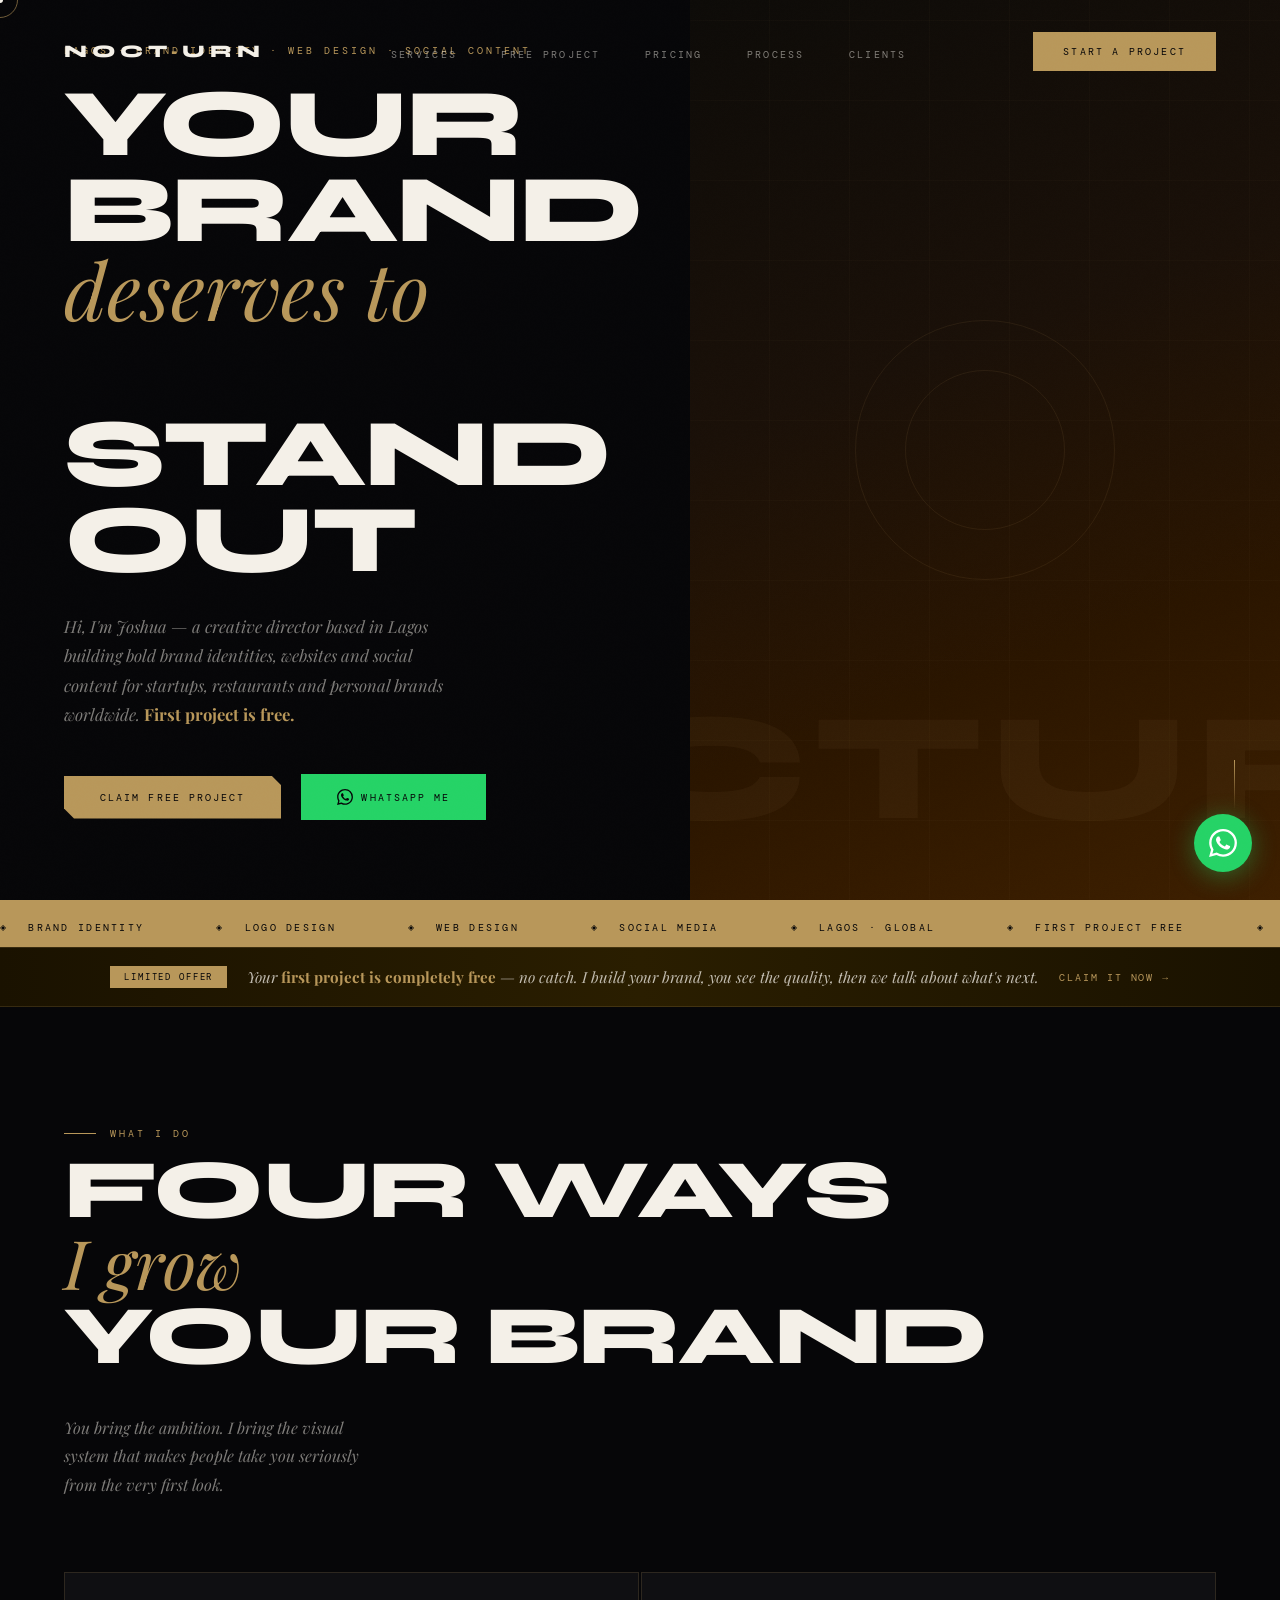
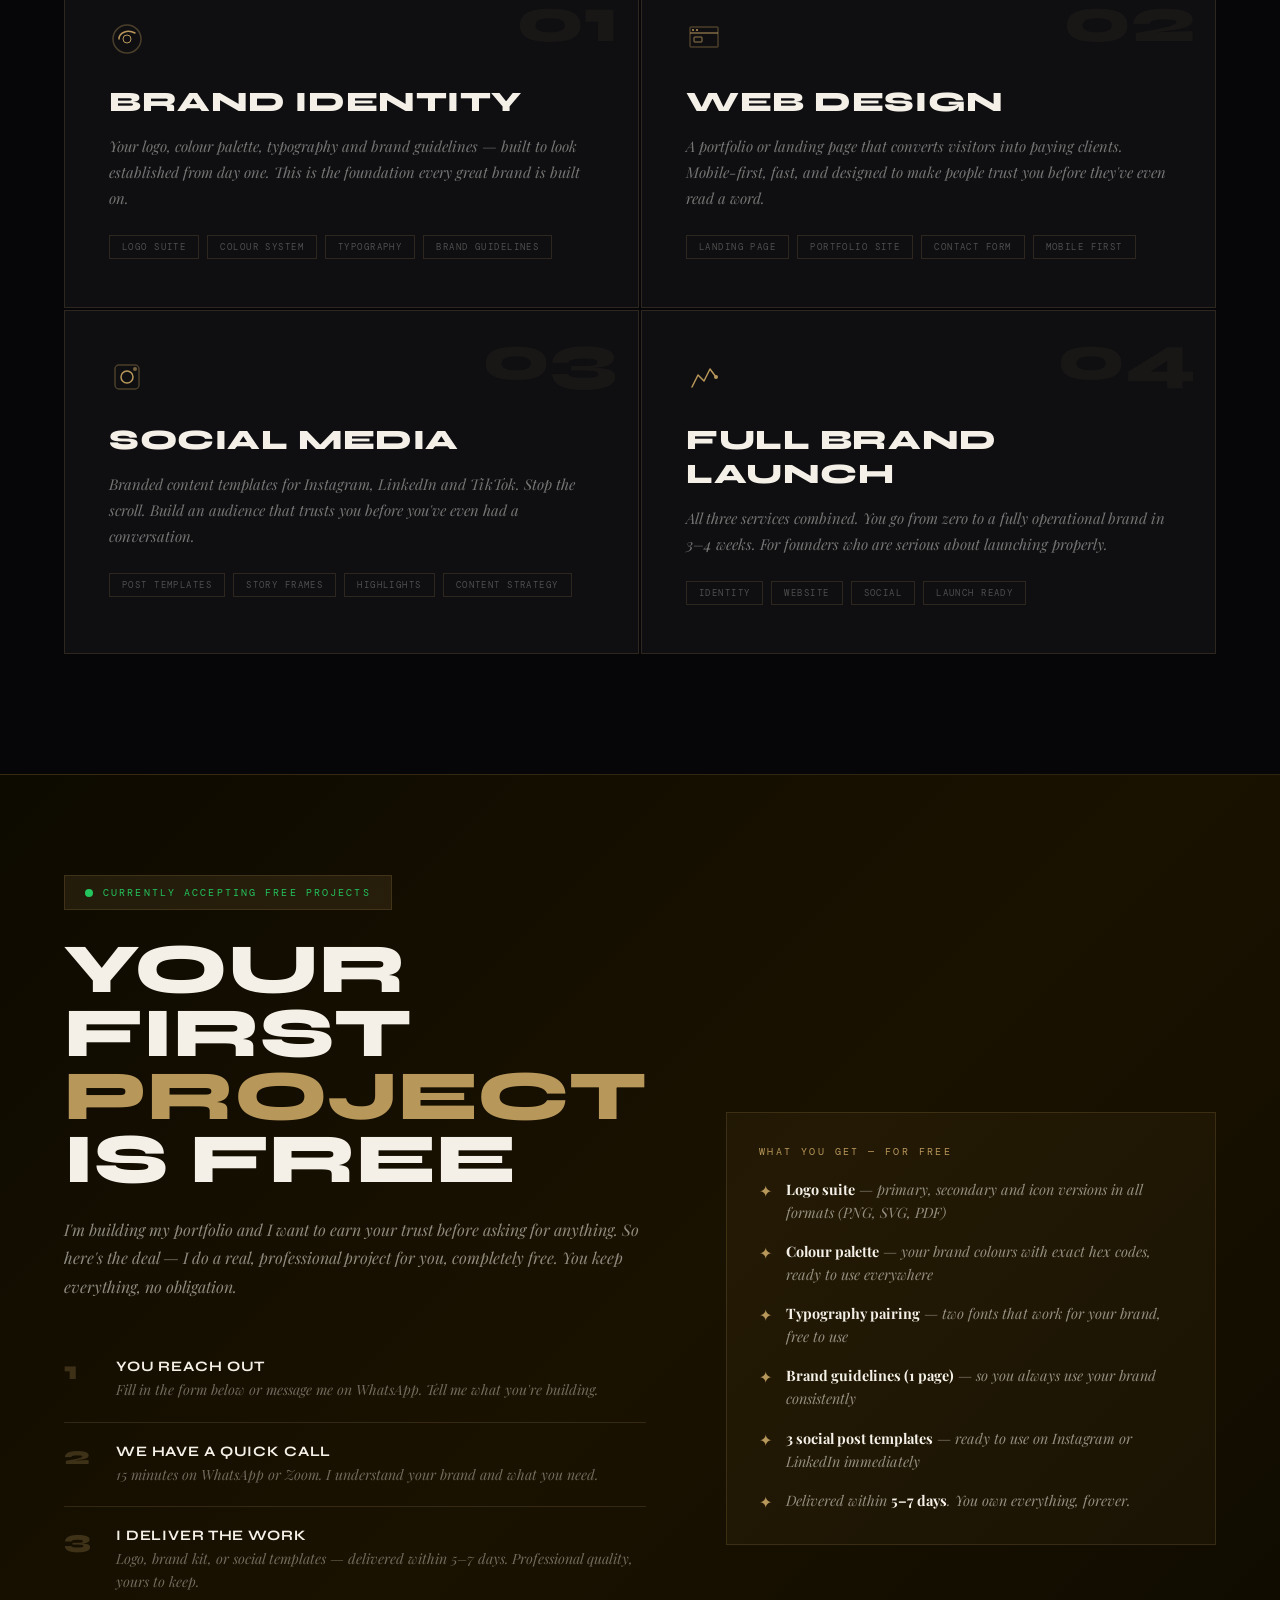
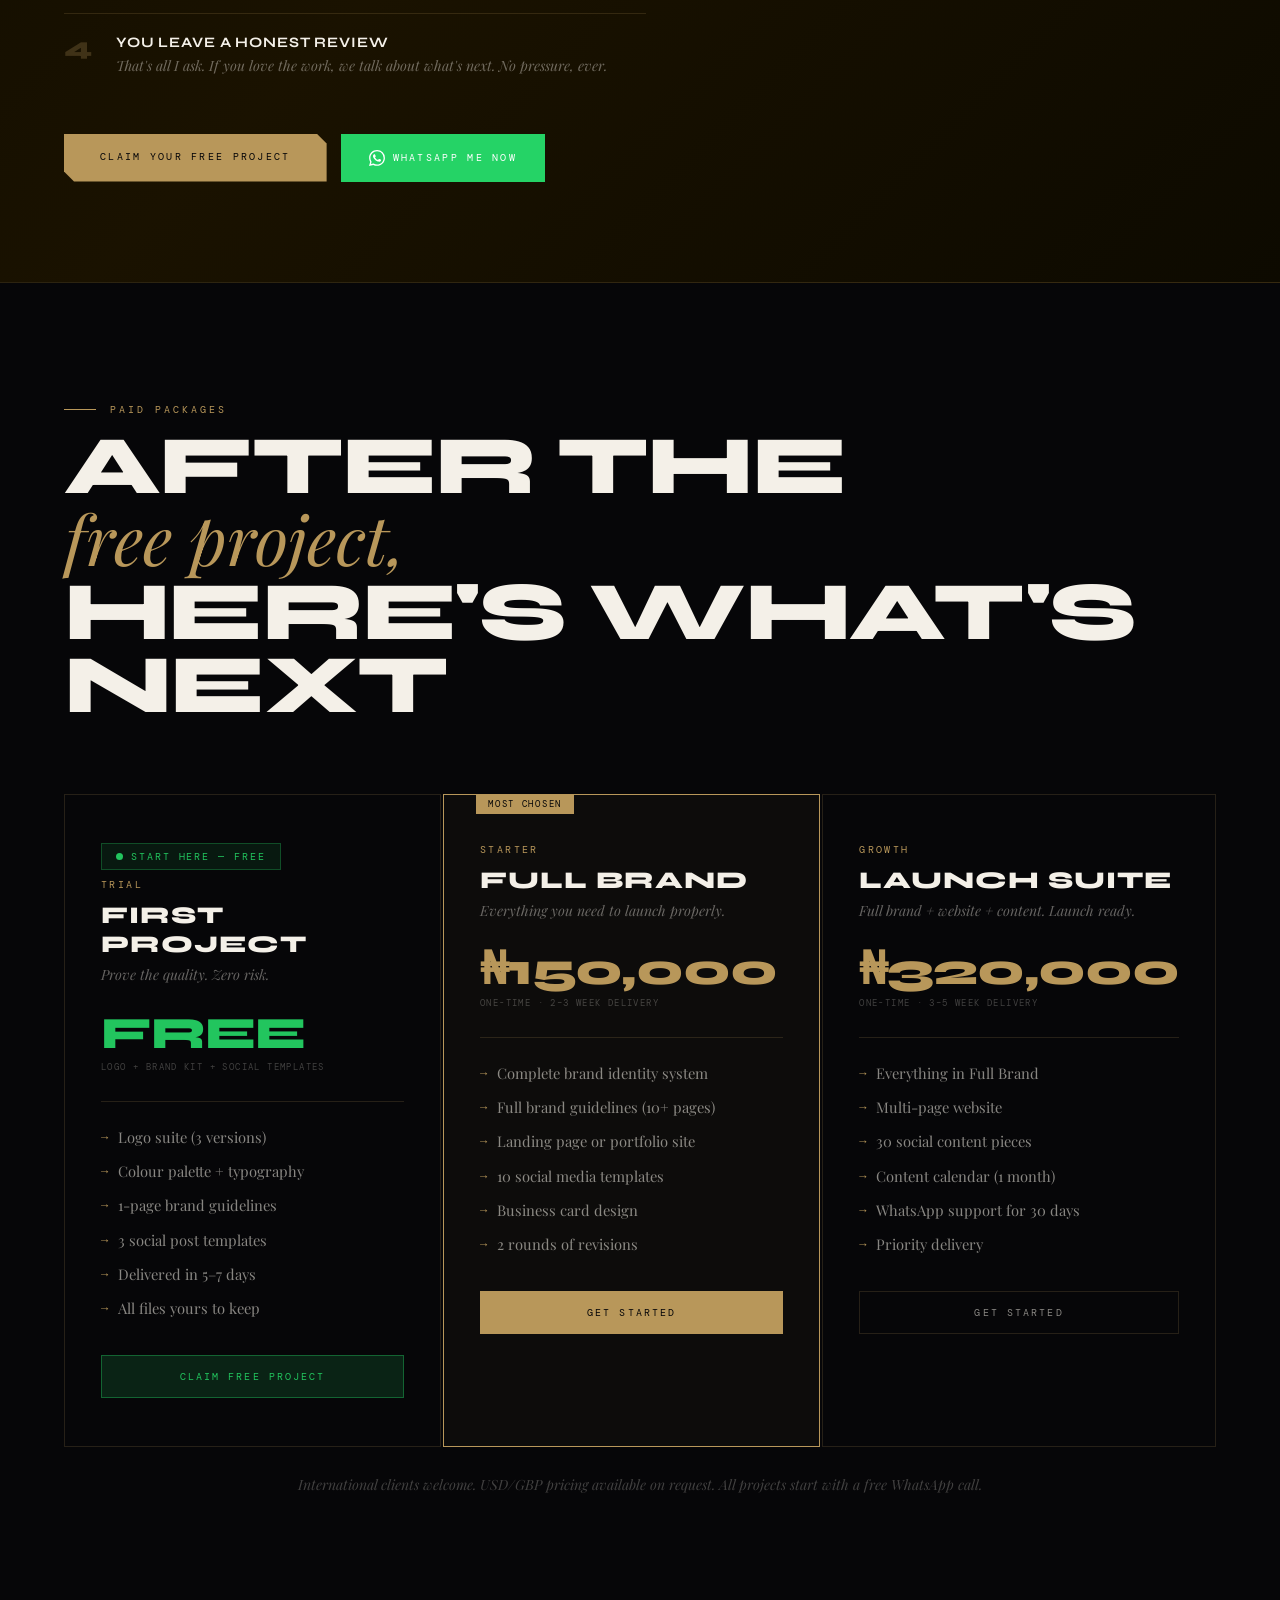
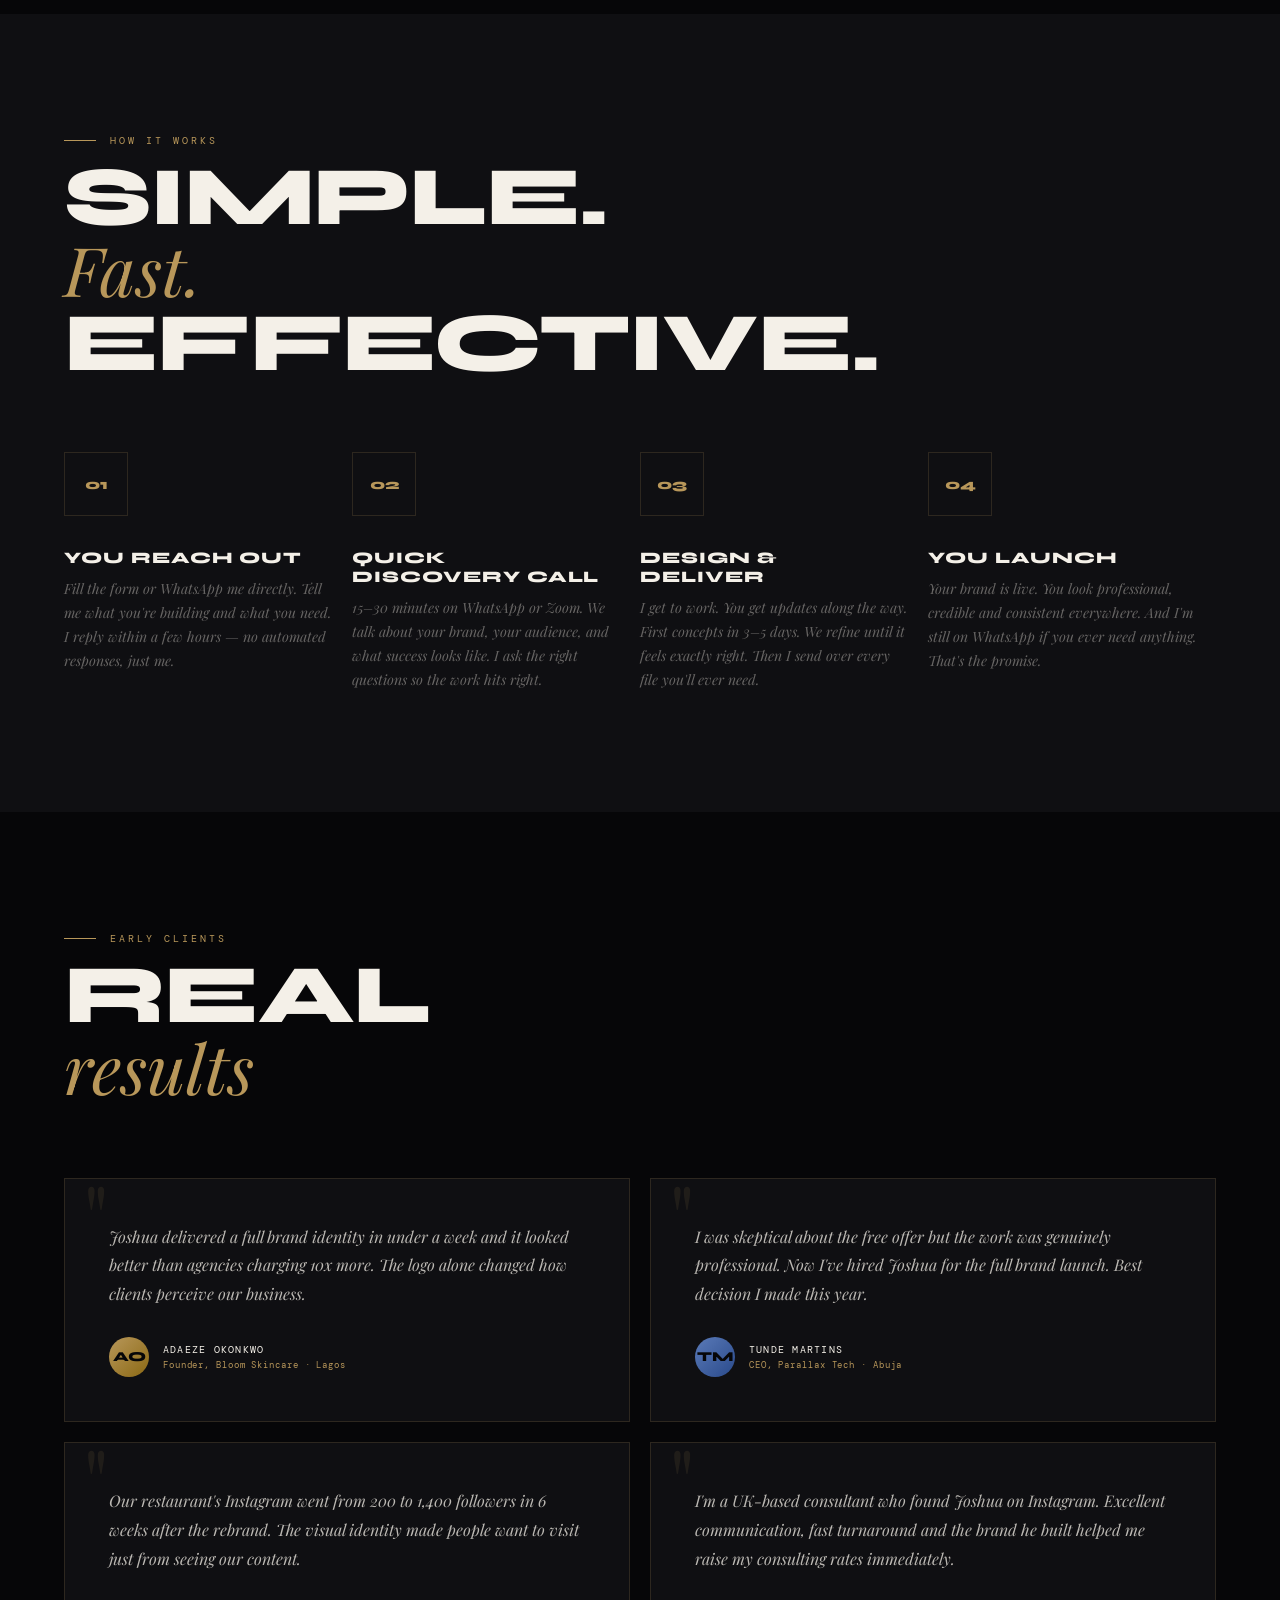
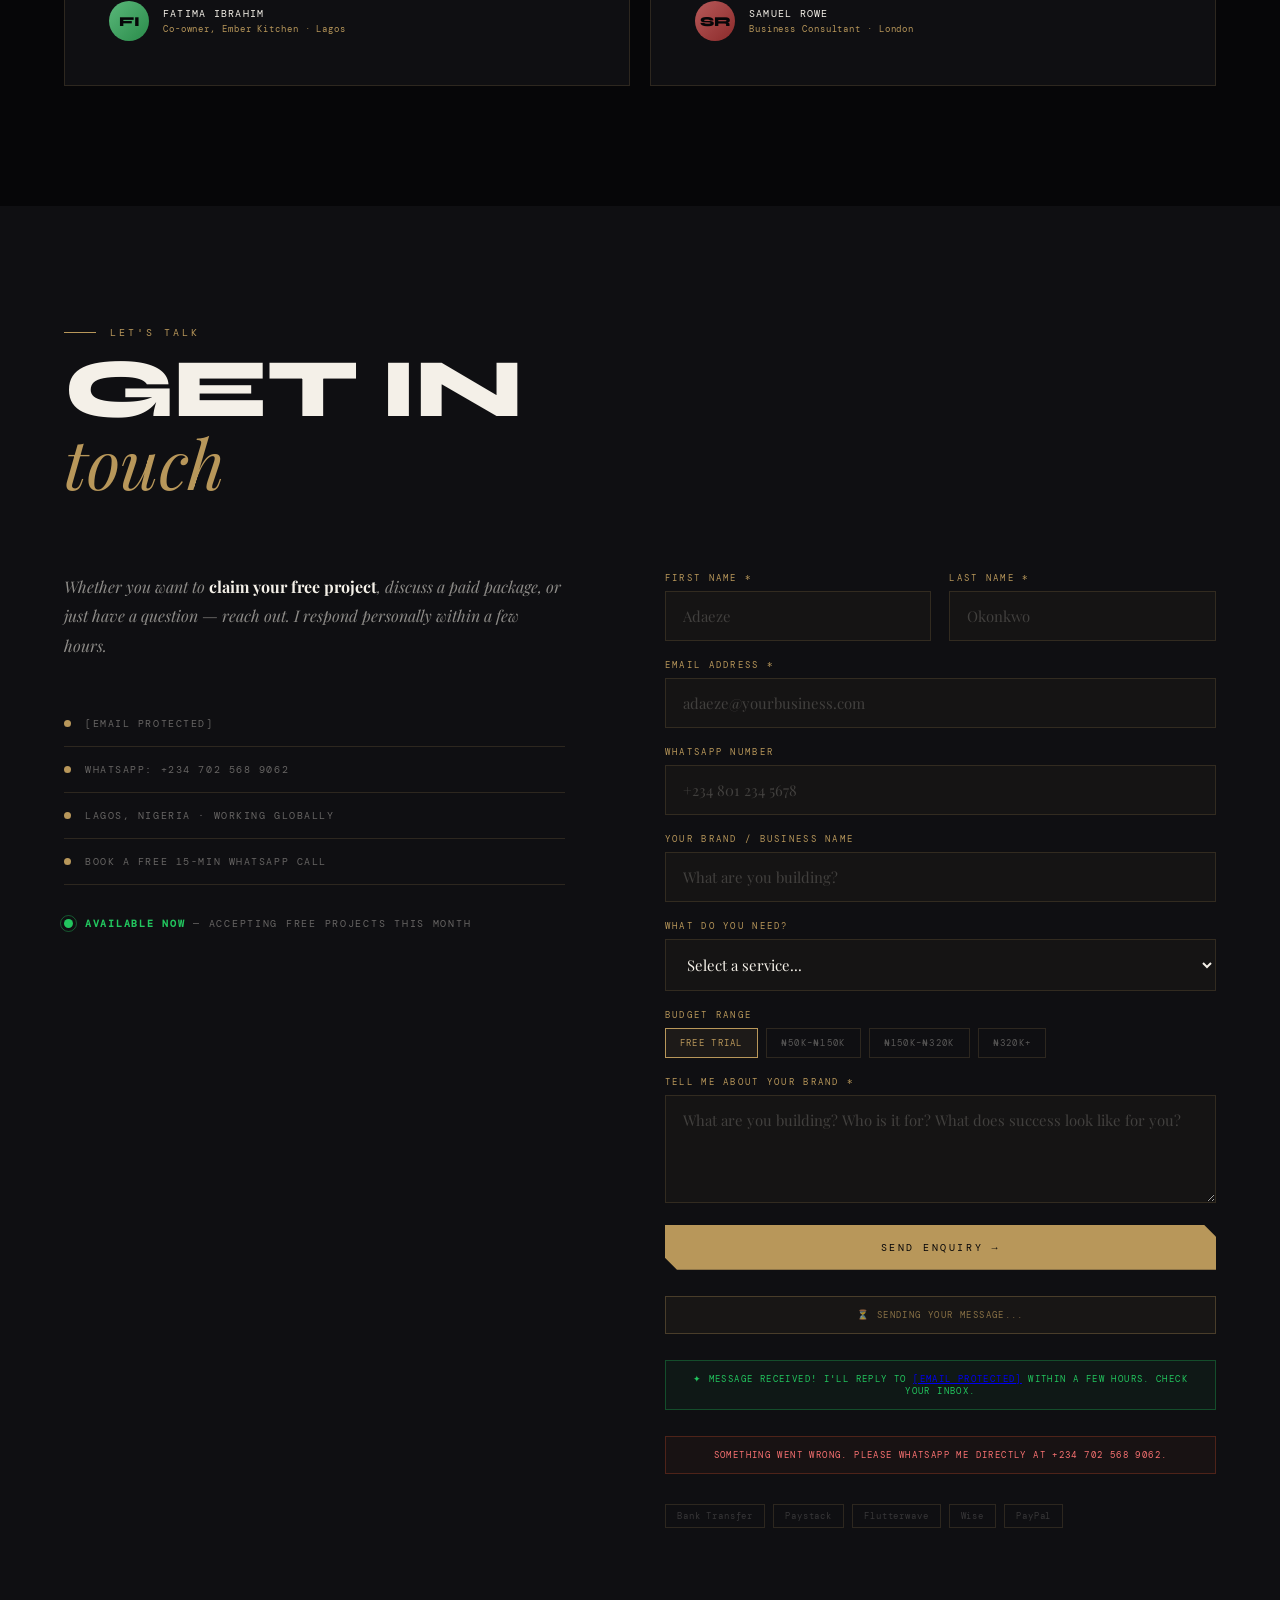
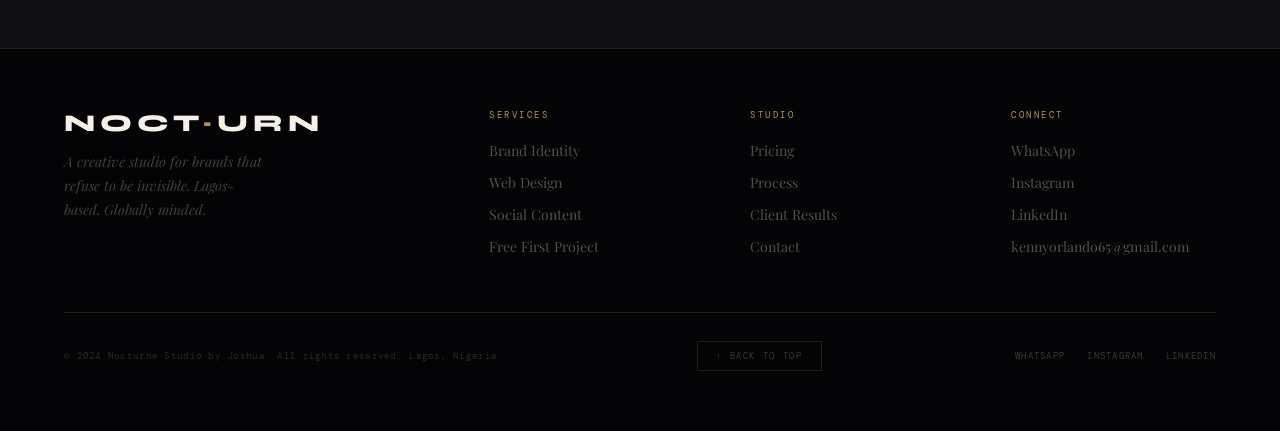
<file: Index.html>
<!DOCTYPE html>
<html lang="en">
<head>
<meta charset="UTF-8">
<meta name="viewport" content="width=device-width, initial-scale=1.0">
<title>NOCTURNE STUDIO — Brand & Web Design | Lagos</title>
<meta name="description" content="Nocturne Studio — Brand identity, web design and social media content for startups, restaurants and personal brands. Based in Lagos, working globally.">
<link rel="preconnect" href="https://fonts.googleapis.com">
<link href="https://fonts.googleapis.com/css2?family=Playfair+Display:ital,wght@0,400;0,700;0,900;1,400;1,700&family=Syne:wght@400;700;800&family=DM+Mono:ital,wght@0,300;0,400;1,300&display=swap" rel="stylesheet">
<style>
*,*::before,*::after{margin:0;padding:0;box-sizing:border-box}
:root{
  --ink:#060608;--paper:#f4f0e8;--gold:#b8975a;--gold2:#d4af6e;
  --ember:#c94a2a;--dim:#0f0f12;--mid:#1c1c22;--muted:#2e2e38;
  --fog:rgba(244,240,232,0.06);--border:rgba(184,151,90,0.18);
  --green:#22c55e;
  --font-disp:'Playfair Display',serif;
  --font-sans:'Syne',sans-serif;
  --font-mono:'DM Mono',monospace;
  --ease:cubic-bezier(0.76,0,0.24,1);
}
html{scroll-behavior:smooth}
body{background:var(--ink);color:var(--paper);font-family:var(--font-disp);cursor:none;overflow-x:hidden}
body::after{content:'';position:fixed;inset:0;z-index:9995;pointer-events:none;
  background-image:url("data:image/svg+xml,%3Csvg xmlns='http://www.w3.org/2000/svg' width='300' height='300'%3E%3Cfilter id='n'%3E%3CfeTurbulence type='fractalNoise' baseFrequency='0.75' numOctaves='4' stitchTiles='stitch'/%3E%3C/filter%3E%3Crect width='300' height='300' filter='url(%23n)' opacity='0.045'/%3E%3C/svg%3E");
  opacity:0.4;mix-blend-mode:overlay}

/* CURSOR */
#cur{position:fixed;top:0;left:0;z-index:9999;pointer-events:none}
#cd{width:6px;height:6px;background:var(--paper);border-radius:50%;position:absolute;transform:translate(-50%,-50%)}
#cr{width:36px;height:36px;border:1px solid rgba(184,151,90,0.6);border-radius:50%;position:absolute;transform:translate(-50%,-50%);transition:width .35s var(--ease),height .35s var(--ease),border-color .35s}
body.hov #cr{width:56px;height:56px;border-color:var(--gold)}
body.hov #cd{background:var(--gold)}

/* WHATSAPP FLOAT */
.wa-float{
  position:fixed;bottom:28px;right:28px;z-index:990;
  width:58px;height:58px;border-radius:50%;
  background:#25d366;
  display:flex;align-items:center;justify-content:center;
  box-shadow:0 4px 24px rgba(37,211,102,0.4);
  text-decoration:none;
  transition:transform .3s var(--ease),box-shadow .3s;
  animation:waPulse 3s ease-in-out infinite;
}
.wa-float:hover{transform:scale(1.1);box-shadow:0 8px 32px rgba(37,211,102,0.55)}
@keyframes waPulse{0%,100%{box-shadow:0 4px 24px rgba(37,211,102,0.4)}50%{box-shadow:0 4px 32px rgba(37,211,102,0.7)}}
.wa-float svg{width:28px;height:28px;fill:white}
.wa-tooltip{
  position:absolute;right:68px;top:50%;transform:translateY(-50%);
  background:var(--dim);border:1px solid var(--border);
  font-family:var(--font-mono);font-size:.6rem;letter-spacing:.15em;
  text-transform:uppercase;color:var(--paper);
  padding:8px 14px;white-space:nowrap;
  opacity:0;transition:opacity .3s;pointer-events:none;
}
.wa-float:hover .wa-tooltip{opacity:1}

/* NAV */
nav{position:fixed;top:0;left:0;right:0;z-index:1000;display:flex;align-items:center;justify-content:space-between;padding:32px 64px;transition:all .5s var(--ease)}
nav.s{background:rgba(6,6,8,0.95);backdrop-filter:blur(16px);padding:20px 64px;border-bottom:1px solid var(--border)}
.logo{font-family:var(--font-sans);font-size:1.1rem;font-weight:800;letter-spacing:0.28em;text-decoration:none;color:var(--paper)}
.logo span{color:var(--gold)}
.nav-links{display:flex;gap:44px;list-style:none}
.nav-links a{font-family:var(--font-mono);font-size:.65rem;letter-spacing:.22em;text-transform:uppercase;color:rgba(244,240,232,.5);text-decoration:none;transition:color .3s;position:relative}
.nav-links a::after{content:'';position:absolute;bottom:-3px;left:0;width:0;height:1px;background:var(--gold);transition:width .3s var(--ease)}
.nav-links a:hover{color:var(--paper)}
.nav-links a:hover::after{width:100%}
.nav-btn{font-family:var(--font-mono);font-size:.62rem;letter-spacing:.22em;text-transform:uppercase;color:var(--ink);background:var(--gold);border:none;padding:13px 30px;text-decoration:none;transition:background .3s,transform .2s;display:inline-block}
.nav-btn:hover{background:var(--paper);transform:translateY(-1px)}
.hbg{display:none;flex-direction:column;gap:5px;background:none;border:none;cursor:none;padding:6px}
.hbg span{display:block;width:26px;height:1px;background:var(--paper);transition:transform .35s,opacity .35s}
.hbg.o span:nth-child(1){transform:translateY(6px) rotate(45deg)}
.hbg.o span:nth-child(2){opacity:0}
.hbg.o span:nth-child(3){transform:translateY(-6px) rotate(-45deg)}
.mob{display:none;position:fixed;inset:0;z-index:998;background:var(--dim);flex-direction:column;align-items:center;justify-content:center;gap:36px}
.mob.o{display:flex}
.mob a{font-family:var(--font-sans);font-size:2.8rem;font-weight:800;letter-spacing:.08em;text-transform:uppercase;color:var(--paper);text-decoration:none;transition:color .3s}
.mob a:hover{color:var(--gold)}

/* HERO */
#hero{height:100vh;min-height:680px;display:grid;grid-template-columns:1fr 1fr;position:relative;overflow:hidden}
.hero-left{display:flex;flex-direction:column;justify-content:flex-end;padding:0 48px 80px 64px;position:relative;z-index:2}
.hero-right{position:relative;overflow:hidden}
.hero-visual{position:absolute;inset:0;background:linear-gradient(160deg,#0d0b08 0%,#1a1008 40%,#2a1500 70%,#3d1f00 100%)}
.hero-grid{position:absolute;inset:0;
  background-image:repeating-linear-gradient(0deg,transparent,transparent 79px,rgba(184,151,90,.05) 80px),
                   repeating-linear-gradient(90deg,transparent,transparent 79px,rgba(184,151,90,.05) 80px);
  animation:pan 30s linear infinite}
@keyframes pan{0%{transform:translate(0,0)}100%{transform:translate(80px,80px)}}
.hero-wm{position:absolute;bottom:40px;left:50%;transform:translateX(-50%);font-family:var(--font-sans);font-size:clamp(60px,12vw,160px);font-weight:800;color:rgba(184,151,90,.06);white-space:nowrap;letter-spacing:.05em;pointer-events:none}
.hero-ring{position:absolute;top:50%;left:50%;transform:translate(-50%,-50%);width:260px;height:260px;border-radius:50%;border:1px solid rgba(184,151,90,.1);animation:rp 4s ease-in-out infinite}
.hero-ring2{width:160px;height:160px;animation-delay:-2s}
@keyframes rp{0%,100%{transform:translate(-50%,-50%) scale(1);opacity:.5}50%{transform:translate(-50%,-50%) scale(1.07);opacity:1}}
.hero-tag{font-family:var(--font-mono);font-size:.62rem;letter-spacing:.3em;text-transform:uppercase;color:var(--gold);margin-bottom:24px;animation:fu .9s .2s both}
.hero-h1{font-family:var(--font-sans);font-weight:800;font-size:clamp(48px,7.5vw,105px);line-height:.9;letter-spacing:-.02em;text-transform:uppercase;animation:fu .9s .35s both}
.hero-h1 em{font-family:var(--font-disp);font-style:italic;font-weight:400;color:var(--gold);font-size:.82em;display:block;text-transform:none;letter-spacing:0}
.hero-sub{font-family:var(--font-disp);font-style:italic;font-size:clamp(.9rem,1.3vw,1.1rem);color:rgba(244,240,232,.5);line-height:1.78;max-width:400px;margin-top:28px;animation:fu .9s .5s both}
.hero-acts{display:flex;gap:20px;align-items:center;margin-top:44px;flex-wrap:wrap;animation:fu .9s .65s both}
.btn-g{font-family:var(--font-mono);font-size:.65rem;letter-spacing:.2em;text-transform:uppercase;color:var(--ink);background:var(--gold);border:none;padding:15px 36px;text-decoration:none;display:inline-block;transition:background .3s,transform .2s;clip-path:polygon(0 0,calc(100% - 10px) 0,100% 10px,100% 100%,10px 100%,0 calc(100% - 10px))}
.btn-g:hover{background:var(--paper);transform:translateY(-2px)}
.btn-wa{font-family:var(--font-mono);font-size:.65rem;letter-spacing:.2em;text-transform:uppercase;color:var(--ink);background:#25d366;border:none;padding:15px 36px;text-decoration:none;display:inline-flex;align-items:center;gap:8px;transition:background .3s,transform .2s}
.btn-wa:hover{background:#1da851;transform:translateY(-2px)}
.hero-scroll{position:absolute;bottom:36px;right:40px;display:flex;flex-direction:column;align-items:center;gap:8px;animation:fadeIn 1s 1.2s both;z-index:3}
.hero-scroll p{font-family:var(--font-mono);font-size:.55rem;letter-spacing:.3em;text-transform:uppercase;color:rgba(244,240,232,.25);writing-mode:vertical-rl}
.scrl{width:1px;height:50px;background:linear-gradient(to bottom,var(--gold),transparent);animation:sp 2.2s ease-in-out infinite}
@keyframes sp{0%,100%{opacity:1;transform:scaleY(1)}50%{opacity:.3;transform:scaleY(.5)}}

/* FREE OFFER BANNER */
.offer-banner{
  background:linear-gradient(90deg,#1a1200,#2a1e00,#1a1200);
  border-top:1px solid var(--border);border-bottom:1px solid var(--border);
  padding:18px 64px;
  display:flex;align-items:center;justify-content:center;gap:20px;
  flex-wrap:wrap;text-align:center;
}
.offer-pill{
  background:var(--gold);color:var(--ink);
  font-family:var(--font-mono);font-size:.58rem;letter-spacing:.2em;text-transform:uppercase;
  padding:5px 14px;flex-shrink:0;
}
.offer-text{
  font-family:var(--font-disp);font-style:italic;
  color:rgba(244,240,232,.75);font-size:.95rem;
}
.offer-text strong{color:var(--gold);font-style:normal}
.offer-cta{
  font-family:var(--font-mono);font-size:.6rem;letter-spacing:.2em;text-transform:uppercase;
  color:var(--gold);text-decoration:none;display:flex;align-items:center;gap:6px;
  transition:gap .3s;white-space:nowrap;
}
.offer-cta:hover{gap:10px}

/* MARQUEE */
.marquee{background:var(--gold);padding:13px 0;overflow:hidden;white-space:nowrap}
.marquee-t{display:inline-flex;gap:72px;animation:mq 30s linear infinite}
.mqi{font-family:var(--font-mono);font-size:.65rem;letter-spacing:.22em;text-transform:uppercase;color:var(--ink);display:flex;align-items:center;gap:20px}
.mqi::before{content:'◈';font-size:.5rem}
@keyframes mq{0%{transform:translateX(0)}100%{transform:translateX(-50%)}}

/* SECTION COMMONS */
.sec-label{font-family:var(--font-mono);font-size:.62rem;letter-spacing:.3em;text-transform:uppercase;color:var(--gold);display:flex;align-items:center;gap:14px;margin-bottom:14px}
.sec-label::before{content:'';display:block;width:32px;height:1px;background:var(--gold)}
.sec-h{font-family:var(--font-sans);font-weight:800;font-size:clamp(40px,6.5vw,86px);line-height:.88;letter-spacing:-.02em;text-transform:uppercase}
.sec-h em{font-family:var(--font-disp);font-style:italic;font-weight:400;color:var(--gold);font-size:.82em;text-transform:none;letter-spacing:0}

/* WHAT WE DO */
#what{padding:120px 64px}
.what-top{display:flex;justify-content:space-between;align-items:flex-end;margin-bottom:72px;gap:40px;flex-wrap:wrap}
.what-intro{font-family:var(--font-disp);font-style:italic;font-size:1rem;line-height:1.8;color:rgba(244,240,232,.5);max-width:300px;align-self:flex-end}
.srv-grid{display:grid;grid-template-columns:repeat(2,1fr);gap:2px}
.srv{background:var(--dim);border:1px solid var(--border);padding:48px 44px;position:relative;overflow:hidden;transition:border-color .4s,background .4s;cursor:none}
.srv::before{content:'';position:absolute;inset:0;background:linear-gradient(135deg,rgba(184,151,90,.06) 0%,transparent 60%);opacity:0;transition:opacity .4s}
.srv:hover{border-color:rgba(184,151,90,.4);background:#0f0f12}
.srv:hover::before{opacity:1}
.srv-n{font-family:var(--font-sans);font-weight:800;font-size:4rem;color:rgba(184,151,90,.06);line-height:1;position:absolute;top:16px;right:20px;transition:color .4s}
.srv:hover .srv-n{color:rgba(184,151,90,.13)}
.srv-name{font-family:var(--font-sans);font-weight:800;font-size:clamp(1.3rem,2.2vw,1.8rem);letter-spacing:.02em;text-transform:uppercase;margin-bottom:14px;margin-top:4px;transition:color .4s}
.srv:hover .srv-name{color:var(--gold)}
.srv-desc{font-family:var(--font-disp);font-style:italic;font-size:.93rem;line-height:1.75;color:rgba(244,240,232,.45);transition:color .4s}
.srv:hover .srv-desc{color:rgba(244,240,232,.7)}
.srv-tags{display:flex;flex-wrap:wrap;gap:8px;margin-top:24px}
.srv-tag{font-family:var(--font-mono);font-size:.56rem;letter-spacing:.16em;text-transform:uppercase;color:rgba(244,240,232,.28);border:1px solid var(--border);padding:5px 12px;transition:all .3s}
.srv:hover .srv-tag{color:var(--gold);border-color:rgba(184,151,90,.3)}

/* FREE OFFER SECTION */
#free{background:linear-gradient(135deg,#0d0a00 0%,#1a1200 50%,#0d0a00 100%);padding:100px 64px;border-top:1px solid var(--border);border-bottom:1px solid var(--border)}
.free-inner{display:grid;grid-template-columns:1fr 1fr;gap:80px;align-items:center}
.free-badge{
  display:inline-flex;align-items:center;gap:10px;
  background:rgba(184,151,90,.12);border:1px solid var(--border);
  padding:10px 20px;margin-bottom:28px;
}
.free-badge-dot{width:8px;height:8px;border-radius:50%;background:var(--green);animation:pulse2 2s infinite}
@keyframes pulse2{0%,100%{opacity:1}50%{opacity:.4}}
.free-badge-txt{font-family:var(--font-mono);font-size:.6rem;letter-spacing:.22em;text-transform:uppercase;color:var(--green)}
.free-h{font-family:var(--font-sans);font-weight:800;font-size:clamp(36px,5.5vw,72px);line-height:.9;text-transform:uppercase;margin-bottom:24px}
.free-h span{color:var(--gold)}
.free-sub{font-family:var(--font-disp);font-style:italic;font-size:1rem;line-height:1.8;color:rgba(244,240,232,.55);margin-bottom:36px}
.free-steps{display:flex;flex-direction:column;gap:0}
.free-step{display:flex;gap:20px;padding:20px 0;border-bottom:1px solid var(--border)}
.free-step:last-child{border-bottom:none}
.free-step-num{font-family:var(--font-sans);font-weight:800;font-size:1.6rem;color:rgba(184,151,90,.25);line-height:1;flex-shrink:0;width:32px}
.free-step-body{}
.free-step-title{font-family:var(--font-sans);font-weight:700;font-size:.9rem;letter-spacing:.06em;text-transform:uppercase;margin-bottom:4px}
.free-step-desc{font-family:var(--font-disp);font-style:italic;font-size:.88rem;color:rgba(244,240,232,.4);line-height:1.6}
.free-cta-block{margin-top:36px;display:flex;gap:14px;flex-wrap:wrap}
.btn-free{font-family:var(--font-mono);font-size:.65rem;letter-spacing:.22em;text-transform:uppercase;color:var(--ink);background:var(--gold);border:none;padding:16px 36px;text-decoration:none;display:inline-block;transition:all .3s;clip-path:polygon(0 0,calc(100% - 10px) 0,100% 10px,100% 100%,10px 100%,0 calc(100% - 10px))}
.btn-free:hover{background:var(--paper);transform:translateY(-2px)}
.btn-free-wa{font-family:var(--font-mono);font-size:.65rem;letter-spacing:.22em;text-transform:uppercase;color:white;background:#25d366;border:none;padding:16px 28px;text-decoration:none;display:inline-flex;align-items:center;gap:8px;transition:all .3s}
.btn-free-wa:hover{background:#1da851;transform:translateY(-2px)}
.free-proof{background:rgba(184,151,90,.05);border:1px solid var(--border);padding:32px}
.free-proof-title{font-family:var(--font-mono);font-size:.6rem;letter-spacing:.25em;text-transform:uppercase;color:var(--gold);margin-bottom:20px}
.free-proof-items{display:flex;flex-direction:column;gap:16px}
.fpi{display:flex;gap:14px;align-items:flex-start}
.fpi-icon{color:var(--gold);font-size:1rem;flex-shrink:0;margin-top:2px}
.fpi-text{font-family:var(--font-disp);font-style:italic;font-size:.9rem;line-height:1.6;color:rgba(244,240,232,.55)}
.fpi-text strong{color:var(--paper);font-style:normal}

/* PRICING */
#pricing{padding:120px 64px}
.price-grid{display:grid;grid-template-columns:repeat(3,1fr);gap:2px;margin-top:72px}
.pc{border:1px solid var(--border);padding:48px 36px;position:relative;transition:all .4s;cursor:none}
.pc.feat{border-color:var(--gold);background:rgba(184,151,90,.04)}
.pc:not(.feat):hover{border-color:rgba(184,151,90,.35);background:rgba(184,151,90,.02)}
.pc-badge{position:absolute;top:-1px;left:32px;background:var(--gold);color:var(--ink);font-family:var(--font-mono);font-size:.54rem;letter-spacing:.2em;text-transform:uppercase;padding:4px 12px}
.pc-tier{font-family:var(--font-mono);font-size:.6rem;letter-spacing:.25em;text-transform:uppercase;color:var(--gold);margin-bottom:10px}
.pc-name{font-family:var(--font-sans);font-weight:800;font-size:1.5rem;letter-spacing:.04em;text-transform:uppercase;margin-bottom:6px}
.pc-tag{font-family:var(--font-disp);font-style:italic;color:rgba(244,240,232,.4);font-size:.88rem;margin-bottom:28px}

/* FREE badge on first card */
.pc-free-tag{
  display:inline-flex;align-items:center;gap:8px;
  background:rgba(34,197,94,.1);border:1px solid rgba(34,197,94,.3);
  padding:6px 14px;margin-bottom:8px;
}
.pc-free-label{font-family:var(--font-mono);font-size:.6rem;letter-spacing:.2em;text-transform:uppercase;color:var(--green)}
.pc-amount{font-family:var(--font-sans);font-weight:800;font-size:2.8rem;letter-spacing:-.02em;color:var(--gold);line-height:1}
.pc-amount-free{font-family:var(--font-sans);font-weight:800;font-size:2.8rem;letter-spacing:-.02em;color:var(--green);line-height:1}
.pc-period{font-family:var(--font-mono);font-size:.58rem;letter-spacing:.15em;text-transform:uppercase;color:rgba(244,240,232,.25);margin-top:4px;margin-bottom:28px}
.pc-div{height:1px;background:var(--border);margin-bottom:24px}
.pc-list{list-style:none;display:flex;flex-direction:column;gap:12px;margin-bottom:36px}
.pc-list li{font-family:var(--font-disp);font-size:.92rem;color:rgba(244,240,232,.55);display:flex;align-items:flex-start;gap:10px;line-height:1.5}
.pc-list li::before{content:'→';color:var(--gold);font-family:var(--font-mono);font-size:.75rem;flex-shrink:0;margin-top:2px}
.pc-btn{width:100%;background:transparent;border:1px solid var(--border);color:rgba(244,240,232,.55);font-family:var(--font-mono);font-size:.6rem;letter-spacing:.22em;text-transform:uppercase;padding:14px;cursor:none;transition:all .35s;display:block;text-align:center;text-decoration:none}
.pc-btn:hover,.pc.feat .pc-btn{background:var(--gold);border-color:var(--gold);color:var(--ink)}
.pc-btn-free{width:100%;background:rgba(34,197,94,.15);border:1px solid rgba(34,197,94,.4);color:var(--green);font-family:var(--font-mono);font-size:.6rem;letter-spacing:.22em;text-transform:uppercase;padding:14px;cursor:none;transition:all .35s;display:block;text-align:center;text-decoration:none}
.pc-btn-free:hover{background:#22c55e;color:var(--ink)}
.price-note{font-family:var(--font-disp);font-style:italic;font-size:.88rem;color:rgba(244,240,232,.25);text-align:center;margin-top:28px}

/* PROCESS */
#process{background:var(--dim);padding:120px 64px}
.proc-grid{display:grid;grid-template-columns:repeat(4,1fr);gap:0;margin-top:72px}
.proc-step{padding:0 20px 0 0}
.proc-step:last-child{padding:0}
.pdot{width:64px;height:64px;border:1px solid var(--border);display:flex;align-items:center;justify-content:center;margin-bottom:32px;transition:all .4s;background:var(--dim)}
.proc-step:hover .pdot{border-color:var(--gold);background:rgba(184,151,90,.06)}
.pn{font-family:var(--font-sans);font-weight:800;font-size:.9rem;color:var(--gold)}
.pt{font-family:var(--font-sans);font-weight:800;font-size:1rem;letter-spacing:.06em;text-transform:uppercase;margin-bottom:10px;transition:color .3s}
.proc-step:hover .pt{color:var(--gold)}
.pb{font-family:var(--font-disp);font-style:italic;font-size:.88rem;line-height:1.7;color:rgba(244,240,232,.38)}

/* TESTIMONIALS */
#testi{padding:120px 64px}
.tgrid{display:grid;grid-template-columns:1fr 1fr;gap:20px;margin-top:72px}
.tc{background:var(--dim);border:1px solid var(--border);padding:44px;position:relative;overflow:hidden;transition:border-color .4s}
.tc:hover{border-color:rgba(184,151,90,.35)}
.tcq{font-family:var(--font-disp);font-size:5.5rem;color:var(--gold);opacity:.1;position:absolute;top:-8px;left:18px;line-height:1}
.tct{font-family:var(--font-disp);font-style:italic;font-size:1rem;line-height:1.8;color:rgba(244,240,232,.75);position:relative;z-index:1;margin-bottom:28px}
.tca{display:flex;align-items:center;gap:14px}
.tcav{width:40px;height:40px;border-radius:50%;display:flex;align-items:center;justify-content:center;font-family:var(--font-sans);font-weight:800;font-size:.85rem;color:var(--ink);flex-shrink:0}
.av1{background:linear-gradient(135deg,var(--gold),#8b6914)}
.av2{background:linear-gradient(135deg,#5a7ab8,#2a4a8b)}
.av3{background:linear-gradient(135deg,#5ab87a,#2a8b4a)}
.av4{background:linear-gradient(135deg,#b85a5a,#8b2a2a)}
.tcn{font-family:var(--font-mono);font-size:.65rem;letter-spacing:.12em;text-transform:uppercase}
.tcr{font-family:var(--font-mono);font-size:.56rem;letter-spacing:.1em;color:var(--gold);margin-top:3px}

/* CONTACT */
#contact{background:var(--dim);padding:120px 64px}
.contact-wrap{display:grid;grid-template-columns:1fr 1.1fr;gap:100px;margin-top:72px}
.cinfo p{font-family:var(--font-disp);font-style:italic;font-size:1rem;line-height:1.85;color:rgba(244,240,232,.55);margin-bottom:40px}
.cinfo p strong{color:var(--paper);font-style:normal}
.clinks{display:flex;flex-direction:column}
.clink{display:flex;align-items:center;gap:14px;font-family:var(--font-mono);font-size:.65rem;letter-spacing:.15em;text-transform:uppercase;color:rgba(244,240,232,.38);text-decoration:none;padding:16px 0;border-bottom:1px solid var(--border);transition:color .3s}
.clink:hover{color:var(--gold)}
.clink-dot{width:7px;height:7px;border-radius:50%;background:var(--gold);flex-shrink:0}
.avail{margin-top:32px;display:flex;align-items:center;gap:12px}
.apulse{width:9px;height:9px;border-radius:50%;background:var(--green);position:relative;flex-shrink:0}
.apulse::after{content:'';position:absolute;inset:-4px;border-radius:50%;border:1px solid rgba(34,197,94,.4);animation:ap 2s ease-in-out infinite}
@keyframes ap{0%,100%{transform:scale(1);opacity:1}50%{transform:scale(1.5);opacity:0}}
.avail-txt{font-family:var(--font-mono);font-size:.6rem;letter-spacing:.18em;text-transform:uppercase;color:rgba(244,240,232,.38)}
.avail-txt strong{color:var(--green)}

/* FORM — Formspree powered */
.cform{display:flex;flex-direction:column;gap:18px}
.fg{display:flex;flex-direction:column;gap:7px}
.fr{display:grid;grid-template-columns:1fr 1fr;gap:18px}
label{font-family:var(--font-mono);font-size:.57rem;letter-spacing:.25em;text-transform:uppercase;color:var(--gold)}
input,textarea,select{background:rgba(184,151,90,.04);border:1px solid var(--border);color:var(--paper);font-family:var(--font-disp);font-size:.93rem;padding:14px 17px;outline:none;transition:border-color .3s,background .3s;width:100%;cursor:none}
input:focus,textarea:focus,select:focus{border-color:rgba(184,151,90,.45);background:rgba(184,151,90,.07)}
input::placeholder,textarea::placeholder{color:rgba(244,240,232,.2)}
select option{background:#1c1c22}
textarea{resize:vertical;min-height:108px}
.brow{display:flex;gap:8px;flex-wrap:wrap}
.bopt{font-family:var(--font-mono);font-size:.57rem;letter-spacing:.14em;text-transform:uppercase;border:1px solid var(--border);padding:8px 14px;cursor:none;transition:all .25s;color:rgba(244,240,232,.33);user-select:none}
.bopt.sel,.bopt:hover{border-color:var(--gold);color:var(--gold);background:rgba(184,151,90,.08)}
.csub{width:100%;margin-top:4px;background:var(--gold);border:none;color:var(--ink);font-family:var(--font-mono);font-size:.63rem;letter-spacing:.25em;text-transform:uppercase;padding:16px;cursor:none;transition:background .3s,transform .2s;clip-path:polygon(0 0,calc(100% - 12px) 0,100% 12px,100% 100%,12px 100%,0 calc(100% - 12px))}
.csub:hover{background:var(--paper);transform:translateY(-2px)}

/* Form status messages */
.form-note{font-family:var(--font-mono);font-size:.58rem;letter-spacing:.15em;text-transform:uppercase;padding:12px 16px;border:1px solid;display:none;margin-top:8px;text-align:center}
.form-note.sending{display:block;border-color:rgba(184,151,90,.3);color:rgba(184,151,90,.7);background:rgba(184,151,90,.05)}
.form-note.success{display:block;border-color:rgba(34,197,94,.3);color:var(--green);background:rgba(34,197,94,.05)}
.form-note.error{display:block;border-color:rgba(201,74,42,.3);color:#f87171;background:rgba(201,74,42,.05)}

.pay-row{display:flex;flex-wrap:wrap;gap:8px;margin-top:12px}
.pm{font-family:var(--font-mono);font-size:.54rem;letter-spacing:.1em;color:rgba(244,240,232,.18);border:1px solid var(--border);padding:5px 11px}

/* FOOTER */
footer{background:#040406;padding:60px 64px;border-top:1px solid var(--border)}
.fgrid{display:grid;grid-template-columns:1.8fr 1fr 1fr 1fr;gap:56px;margin-bottom:56px}
.flogo{font-family:var(--font-sans);font-weight:800;font-size:1.5rem;letter-spacing:.2em;display:block;margin-bottom:12px}
.flogo span{color:var(--gold)}
.ftag{font-family:var(--font-disp);font-style:italic;font-size:.88rem;color:rgba(244,240,232,.25);line-height:1.7;max-width:200px}
.fct{font-family:var(--font-mono);font-size:.57rem;letter-spacing:.28em;text-transform:uppercase;color:var(--gold);margin-bottom:18px}
.flinks{list-style:none;display:flex;flex-direction:column;gap:11px}
.flinks a{font-family:var(--font-disp);font-size:.88rem;color:rgba(244,240,232,.32);text-decoration:none;transition:color .3s}
.flinks a:hover{color:var(--paper)}
.fbot{display:flex;justify-content:space-between;align-items:center;padding-top:28px;border-top:1px solid var(--border);flex-wrap:wrap;gap:14px}
.fcopy{font-family:var(--font-mono);font-size:.57rem;letter-spacing:.14em;color:rgba(244,240,232,.16)}
.fsoc{display:flex;gap:22px}
.fsoc a{font-family:var(--font-mono);font-size:.57rem;letter-spacing:.14em;text-transform:uppercase;color:rgba(244,240,232,.22);text-decoration:none;transition:color .3s}
.fsoc a:hover{color:var(--gold)}
/* back to top */
.btt{font-family:var(--font-mono);font-size:.57rem;letter-spacing:.18em;text-transform:uppercase;color:rgba(244,240,232,.22);background:none;border:1px solid var(--border);padding:8px 18px;cursor:none;transition:all .3s}
.btt:hover{color:var(--gold);border-color:var(--gold)}

/* ANIMATIONS */
@keyframes fu{from{opacity:0;transform:translateY(28px)}to{opacity:1;transform:translateY(0)}}
@keyframes fadeIn{from{opacity:0}to{opacity:1}}
.rv{opacity:0;transform:translateY(36px);transition:opacity .85s var(--ease),transform .85s var(--ease)}
.rv.vis{opacity:1;transform:translateY(0)}
.rv2{opacity:0;transform:translateY(36px);transition:opacity .85s var(--ease) .15s,transform .85s var(--ease) .15s}
.rv2.vis{opacity:1;transform:translateY(0)}

/* RESPONSIVE */
@media(max-width:1100px){
  #hero{grid-template-columns:1fr;height:auto;min-height:100vh}
  .hero-right{position:absolute;inset:0;opacity:.35}
  .hero-left{padding:120px 40px 80px;position:relative;z-index:2;justify-content:flex-end}
  .free-inner{grid-template-columns:1fr;gap:48px}
  .price-grid{grid-template-columns:1fr}
  .proc-grid{grid-template-columns:1fr 1fr}
  .fgrid{grid-template-columns:1fr 1fr}
}
@media(max-width:900px){
  nav{padding:22px 28px}
  nav.s{padding:16px 28px}
  .nav-links,.nav-btn{display:none}
  .hbg{display:flex}
  section,#what,#free,#pricing,#process,#testi,#contact{padding:72px 28px}
  .what-top{flex-direction:column;gap:24px}
  .what-intro{max-width:100%}
  .srv-grid{grid-template-columns:1fr}
  .offer-banner{padding:16px 28px}
  .tgrid{grid-template-columns:1fr}
  .contact-wrap{grid-template-columns:1fr;gap:48px}
  .fgrid{grid-template-columns:1fr 1fr;gap:32px}
  .proc-grid{grid-template-columns:1fr 1fr}
}
@media(max-width:600px){
  .proc-grid{grid-template-columns:1fr}
  .fr{grid-template-columns:1fr}
  .fgrid{grid-template-columns:1fr}
  .hero-acts{flex-direction:column;align-items:flex-start}
  .free-cta-block{flex-direction:column}
  .wa-float{bottom:20px;right:20px}
}
</style>
</head>
<body>

<!-- CURSOR -->
<div id="cur"><div id="cd"></div><div id="cr"></div></div>

<!-- WHATSAPP FLOATING BUTTON -->
<a class="wa-float" href="https://wa.me/2347025689062?text=Hi%20Joshua!%20I%20saw%20your%20portfolio%20and%20I%27m%20interested%20in%20working%20with%20Nocturne%20Studio." target="_blank" rel="noopener">
  <div class="wa-tooltip">Chat on WhatsApp</div>
  <svg viewBox="0 0 24 24" xmlns="http://www.w3.org/2000/svg"><path d="M17.472 14.382c-.297-.149-1.758-.867-2.03-.967-.273-.099-.471-.148-.67.15-.197.297-.767.966-.94 1.164-.173.199-.347.223-.644.075-.297-.15-1.255-.463-2.39-1.475-.883-.788-1.48-1.761-1.653-2.059-.173-.297-.018-.458.13-.606.134-.133.298-.347.446-.52.149-.174.198-.298.298-.497.099-.198.05-.371-.025-.52-.075-.149-.669-1.612-.916-2.207-.242-.579-.487-.5-.669-.51-.173-.008-.371-.01-.57-.01-.198 0-.52.074-.792.372-.272.297-1.04 1.016-1.04 2.479 0 1.462 1.065 2.875 1.213 3.074.149.198 2.096 3.2 5.077 4.487.709.306 1.262.489 1.694.625.712.227 1.36.195 1.871.118.571-.085 1.758-.719 2.006-1.413.248-.694.248-1.289.173-1.413-.074-.124-.272-.198-.57-.347m-5.421 7.403h-.004a9.87 9.87 0 01-5.031-1.378l-.361-.214-3.741.982.998-3.648-.235-.374a9.86 9.86 0 01-1.51-5.26c.001-5.45 4.436-9.884 9.888-9.884 2.64 0 5.122 1.03 6.988 2.898a9.825 9.825 0 012.893 6.994c-.003 5.45-4.437 9.884-9.885 9.884m8.413-18.297A11.815 11.815 0 0012.05 0C5.495 0 .16 5.335.157 11.892c0 2.096.547 4.142 1.588 5.945L.057 24l6.305-1.654a11.882 11.882 0 005.683 1.448h.005c6.554 0 11.89-5.335 11.893-11.893a11.821 11.821 0 00-3.48-8.413z"/></svg>
</a>

<!-- NAV -->
<nav id="nav">
  <a href="#" class="logo">NOCT<span>·</span>URN</a>
  <ul class="nav-links">
    <li><a href="#what">Services</a></li>
    <li><a href="#free">Free Project</a></li>
    <li><a href="#pricing">Pricing</a></li>
    <li><a href="#process">Process</a></li>
    <li><a href="#testi">Clients</a></li>
  </ul>
  <a href="#contact" class="nav-btn">Start a Project</a>
  <button class="hbg" id="hbg"><span></span><span></span><span></span></button>
</nav>

<!-- MOBILE MENU -->
<div class="mob" id="mob">
  <a href="#what" onclick="cm()">Services</a>
  <a href="#free" onclick="cm()">Free Project</a>
  <a href="#pricing" onclick="cm()">Pricing</a>
  <a href="#contact" onclick="cm()">Contact</a>
</div>

<!-- HERO -->
<section id="hero">
  <div class="hero-left">
    <div class="hero-tag">Lagos · Brand Identity · Web Design · Social Content</div>
    <h1 class="hero-h1">
      YOUR BRAND<br>
      <em>deserves to</em><br>
      STAND OUT
    </h1>
    <p class="hero-sub">Hi, I'm Joshua — a creative director based in Lagos building bold brand identities, websites and social content for startups, restaurants and personal brands worldwide. <strong style="color:var(--gold);font-style:normal">First project is free.</strong></p>
    <div class="hero-acts">
      <a href="#free" class="btn-g">Claim Free Project</a>
      <a href="https://wa.me/2347025689062?text=Hi%20Joshua!%20I%20saw%20your%20portfolio%20and%20I%27m%20interested." target="_blank" class="btn-wa">
        <svg width="16" height="16" viewBox="0 0 24 24" fill="currentColor"><path d="M17.472 14.382c-.297-.149-1.758-.867-2.03-.967-.273-.099-.471-.148-.67.15-.197.297-.767.966-.94 1.164-.173.199-.347.223-.644.075-.297-.15-1.255-.463-2.39-1.475-.883-.788-1.48-1.761-1.653-2.059-.173-.297-.018-.458.13-.606.134-.133.298-.347.446-.52.149-.174.198-.298.298-.497.099-.198.05-.371-.025-.52-.075-.149-.669-1.612-.916-2.207-.242-.579-.487-.5-.669-.51-.173-.008-.371-.01-.57-.01-.198 0-.52.074-.792.372-.272.297-1.04 1.016-1.04 2.479 0 1.462 1.065 2.875 1.213 3.074.149.198 2.096 3.2 5.077 4.487.709.306 1.262.489 1.694.625.712.227 1.36.195 1.871.118.571-.085 1.758-.719 2.006-1.413.248-.694.248-1.289.173-1.413-.074-.124-.272-.198-.57-.347m-5.421 7.403h-.004a9.87 9.87 0 01-5.031-1.378l-.361-.214-3.741.982.998-3.648-.235-.374a9.86 9.86 0 01-1.51-5.26c.001-5.45 4.436-9.884 9.888-9.884 2.64 0 5.122 1.03 6.988 2.898a9.825 9.825 0 012.893 6.994c-.003 5.45-4.437 9.884-9.885 9.884m8.413-18.297A11.815 11.815 0 0012.05 0C5.495 0 .16 5.335.157 11.892c0 2.096.547 4.142 1.588 5.945L.057 24l6.305-1.654a11.882 11.882 0 005.683 1.448h.005c6.554 0 11.89-5.335 11.893-11.893a11.821 11.821 0 00-3.48-8.413z"/></svg>
        WhatsApp Me
      </a>
    </div>
  </div>
  <div class="hero-right">
    <div class="hero-visual">
      <div class="hero-grid"></div>
      <div class="hero-ring"></div>
      <div class="hero-ring hero-ring2"></div>
      <div class="hero-wm">NOCTURNE</div>
    </div>
  </div>
  <div class="hero-scroll"><div class="scrl"></div><p>Scroll</p></div>
</section>

<!-- MARQUEE -->
<div class="marquee">
  <div class="marquee-t">
    <span class="mqi">Brand Identity</span><span class="mqi">Logo Design</span><span class="mqi">Web Design</span><span class="mqi">Social Media</span><span class="mqi">Lagos · Global</span><span class="mqi">First Project Free</span><span class="mqi">Startup Brands</span><span class="mqi">Restaurant Identity</span>
    <span class="mqi">Brand Identity</span><span class="mqi">Logo Design</span><span class="mqi">Web Design</span><span class="mqi">Social Media</span><span class="mqi">Lagos · Global</span><span class="mqi">First Project Free</span><span class="mqi">Startup Brands</span><span class="mqi">Restaurant Identity</span>
  </div>
</div>

<!-- OFFER BANNER -->
<div class="offer-banner">
  <div class="offer-pill">Limited Offer</div>
  <p class="offer-text">Your <strong>first project is completely free</strong> — no catch. I build your brand, you see the quality, then we talk about what's next.</p>
  <a href="#free" class="offer-cta">Claim it now →</a>
</div>

<!-- SERVICES -->
<section id="what">
  <div class="what-top rv">
    <div>
      <div class="sec-label">What I Do</div>
      <h2 class="sec-h">FOUR WAYS<br><em>I grow</em><br>YOUR BRAND</h2>
    </div>
    <p class="what-intro">You bring the ambition. I bring the visual system that makes people take you seriously from the very first look.</p>
  </div>
  <div class="srv-grid rv2">
    <div class="srv">
      <div class="srv-n">01</div>
      <svg width="36" height="36" viewBox="0 0 36 36" fill="none" style="margin-bottom:20px">
        <circle cx="18" cy="18" r="14" stroke="rgba(184,151,90,0.35)" stroke-width="1.5"/>
        <path d="M10 18 C10 12, 18 8, 26 12" stroke="#b8975a" stroke-width="1.5" stroke-linecap="round"/>
        <circle cx="18" cy="18" r="4" stroke="#b8975a" fill="none"/>
      </svg>
      <div class="srv-name">Brand Identity</div>
      <div class="srv-desc">Your logo, colour palette, typography and brand guidelines — built to look established from day one. This is the foundation every great brand is built on.</div>
      <div class="srv-tags"><span class="srv-tag">Logo Suite</span><span class="srv-tag">Colour System</span><span class="srv-tag">Typography</span><span class="srv-tag">Brand Guidelines</span></div>
    </div>
    <div class="srv">
      <div class="srv-n">02</div>
      <svg width="36" height="36" viewBox="0 0 36 36" fill="none" style="margin-bottom:20px">
        <rect x="4" y="6" width="28" height="20" rx="1" stroke="rgba(184,151,90,0.35)" stroke-width="1.5"/>
        <line x1="4" y1="12" x2="32" y2="12" stroke="#b8975a" stroke-width="1"/>
        <circle cx="7" cy="9" r="1" fill="#b8975a"/><circle cx="11" cy="9" r="1" fill="#b8975a"/>
        <rect x="8" y="16" width="8" height="5" rx="0.5" stroke="#b8975a" stroke-width="0.8" fill="none"/>
      </svg>
      <div class="srv-name">Web Design</div>
      <div class="srv-desc">A portfolio or landing page that converts visitors into paying clients. Mobile-first, fast, and designed to make people trust you before they've even read a word.</div>
      <div class="srv-tags"><span class="srv-tag">Landing Page</span><span class="srv-tag">Portfolio Site</span><span class="srv-tag">Contact Form</span><span class="srv-tag">Mobile First</span></div>
    </div>
    <div class="srv">
      <div class="srv-n">03</div>
      <svg width="36" height="36" viewBox="0 0 36 36" fill="none" style="margin-bottom:20px">
        <rect x="6" y="6" width="24" height="24" rx="4" stroke="rgba(184,151,90,0.35)" stroke-width="1.5"/>
        <circle cx="18" cy="18" r="6" stroke="#b8975a" stroke-width="1.5" fill="none"/>
        <circle cx="26" cy="10" r="2" fill="#b8975a" opacity=".6"/>
      </svg>
      <div class="srv-name">Social Media</div>
      <div class="srv-desc">Branded content templates for Instagram, LinkedIn and TikTok. Stop the scroll. Build an audience that trusts you before you've even had a conversation.</div>
      <div class="srv-tags"><span class="srv-tag">Post Templates</span><span class="srv-tag">Story Frames</span><span class="srv-tag">Highlights</span><span class="srv-tag">Content Strategy</span></div>
    </div>
    <div class="srv">
      <div class="srv-n">04</div>
      <svg width="36" height="36" viewBox="0 0 36 36" fill="none" style="margin-bottom:20px">
        <path d="M6 28 L12 16 L18 22 L24 10 L30 18" stroke="#b8975a" stroke-width="1.5" stroke-linecap="round" stroke-linejoin="round"/>
        <circle cx="30" cy="18" r="2" fill="#b8975a"/>
      </svg>
      <div class="srv-name">Full Brand Launch</div>
      <div class="srv-desc">All three services combined. You go from zero to a fully operational brand in 3–4 weeks. For founders who are serious about launching properly.</div>
      <div class="srv-tags"><span class="srv-tag">Identity</span><span class="srv-tag">Website</span><span class="srv-tag">Social</span><span class="srv-tag">Launch Ready</span></div>
    </div>
  </div>
</section>

<!-- FREE PROJECT OFFER -->
<section id="free">
  <div class="free-inner">
    <div class="rv">
      <div class="free-badge">
        <div class="free-badge-dot"></div>
        <div class="free-badge-txt">Currently accepting free projects</div>
      </div>
      <h2 class="free-h">YOUR FIRST<br><span>PROJECT</span><br>IS FREE</h2>
      <p class="free-sub">I'm building my portfolio and I want to earn your trust before asking for anything. So here's the deal — I do a real, professional project for you, completely free. You keep everything, no obligation.</p>
      <div class="free-steps">
        <div class="free-step">
          <div class="free-step-num">1</div>
          <div class="free-step-body">
            <div class="free-step-title">You reach out</div>
            <div class="free-step-desc">Fill in the form below or message me on WhatsApp. Tell me what you're building.</div>
          </div>
        </div>
        <div class="free-step">
          <div class="free-step-num">2</div>
          <div class="free-step-body">
            <div class="free-step-title">We have a quick call</div>
            <div class="free-step-desc">15 minutes on WhatsApp or Zoom. I understand your brand and what you need.</div>
          </div>
        </div>
        <div class="free-step">
          <div class="free-step-num">3</div>
          <div class="free-step-body">
            <div class="free-step-title">I deliver the work</div>
            <div class="free-step-desc">Logo, brand kit, or social templates — delivered within 5–7 days. Professional quality, yours to keep.</div>
          </div>
        </div>
        <div class="free-step">
          <div class="free-step-num">4</div>
          <div class="free-step-body">
            <div class="free-step-title">You leave a honest review</div>
            <div class="free-step-desc">That's all I ask. If you love the work, we talk about what's next. No pressure, ever.</div>
          </div>
        </div>
      </div>
      <div class="free-cta-block">
        <a href="#contact" class="btn-free">Claim Your Free Project</a>
        <a href="https://wa.me/2347025689062?text=Hi%20Joshua!%20I%20want%20to%20claim%20the%20free%20project%20offer." target="_blank" class="btn-free-wa">
          <svg width="16" height="16" viewBox="0 0 24 24" fill="currentColor"><path d="M17.472 14.382c-.297-.149-1.758-.867-2.03-.967-.273-.099-.471-.148-.67.15-.197.297-.767.966-.94 1.164-.173.199-.347.223-.644.075-.297-.15-1.255-.463-2.39-1.475-.883-.788-1.48-1.761-1.653-2.059-.173-.297-.018-.458.13-.606.134-.133.298-.347.446-.52.149-.174.198-.298.298-.497.099-.198.05-.371-.025-.52-.075-.149-.669-1.612-.916-2.207-.242-.579-.487-.5-.669-.51-.173-.008-.371-.01-.57-.01-.198 0-.52.074-.792.372-.272.297-1.04 1.016-1.04 2.479 0 1.462 1.065 2.875 1.213 3.074.149.198 2.096 3.2 5.077 4.487.709.306 1.262.489 1.694.625.712.227 1.36.195 1.871.118.571-.085 1.758-.719 2.006-1.413.248-.694.248-1.289.173-1.413-.074-.124-.272-.198-.57-.347m-5.421 7.403h-.004a9.87 9.87 0 01-5.031-1.378l-.361-.214-3.741.982.998-3.648-.235-.374a9.86 9.86 0 01-1.51-5.26c.001-5.45 4.436-9.884 9.888-9.884 2.64 0 5.122 1.03 6.988 2.898a9.825 9.825 0 012.893 6.994c-.003 5.45-4.437 9.884-9.885 9.884m8.413-18.297A11.815 11.815 0 0012.05 0C5.495 0 .16 5.335.157 11.892c0 2.096.547 4.142 1.588 5.945L.057 24l6.305-1.654a11.882 11.882 0 005.683 1.448h.005c6.554 0 11.89-5.335 11.893-11.893a11.821 11.821 0 00-3.48-8.413z"/></svg>
          WhatsApp Me Now
        </a>
      </div>
    </div>
    <div class="rv2">
      <div class="free-proof">
        <div class="free-proof-title">What you get — for free</div>
        <div class="free-proof-items">
          <div class="fpi"><div class="fpi-icon">✦</div><div class="fpi-text"><strong>Logo suite</strong> — primary, secondary and icon versions in all formats (PNG, SVG, PDF)</div></div>
          <div class="fpi"><div class="fpi-icon">✦</div><div class="fpi-text"><strong>Colour palette</strong> — your brand colours with exact hex codes, ready to use everywhere</div></div>
          <div class="fpi"><div class="fpi-icon">✦</div><div class="fpi-text"><strong>Typography pairing</strong> — two fonts that work for your brand, free to use</div></div>
          <div class="fpi"><div class="fpi-icon">✦</div><div class="fpi-text"><strong>Brand guidelines (1 page)</strong> — so you always use your brand consistently</div></div>
          <div class="fpi"><div class="fpi-icon">✦</div><div class="fpi-text"><strong>3 social post templates</strong> — ready to use on Instagram or LinkedIn immediately</div></div>
          <div class="fpi"><div class="fpi-icon">✦</div><div class="fpi-text">Delivered within <strong>5–7 days</strong>. You own everything, forever.</div></div>
        </div>
      </div>
    </div>
  </div>
</section>

<!-- PRICING -->
<section id="pricing">
  <div class="rv">
    <div class="sec-label">Paid Packages</div>
    <h2 class="sec-h">AFTER THE<br><em>free project,</em><br>HERE'S WHAT'S NEXT</h2>
  </div>
  <div class="price-grid rv2">
    <div class="pc">
      <div class="pc-free-tag"><div class="free-badge-dot" style="width:7px;height:7px"></div><div class="pc-free-label">Start here — Free</div></div>
      <div class="pc-tier">Trial</div>
      <div class="pc-name">First Project</div>
      <div class="pc-tag">Prove the quality. Zero risk.</div>
      <div class="pc-amount-free">FREE</div>
      <div class="pc-period">logo + brand kit + social templates</div>
      <div class="pc-div"></div>
      <ul class="pc-list">
        <li>Logo suite (3 versions)</li>
        <li>Colour palette + typography</li>
        <li>1-page brand guidelines</li>
        <li>3 social post templates</li>
        <li>Delivered in 5–7 days</li>
        <li>All files yours to keep</li>
      </ul>
      <a href="#contact" class="pc-btn-free">Claim Free Project</a>
    </div>
    <div class="pc feat">
      <div class="pc-badge">Most Chosen</div>
      <div class="pc-tier">Starter</div>
      <div class="pc-name">Full Brand</div>
      <div class="pc-tag">Everything you need to launch properly.</div>
      <div class="pc-amount">₦150,000</div>
      <div class="pc-period">one-time · 2–3 week delivery</div>
      <div class="pc-div"></div>
      <ul class="pc-list">
        <li>Complete brand identity system</li>
        <li>Full brand guidelines (10+ pages)</li>
        <li>Landing page or portfolio site</li>
        <li>10 social media templates</li>
        <li>Business card design</li>
        <li>2 rounds of revisions</li>
      </ul>
      <a href="#contact" class="pc-btn">Get Started</a>
    </div>
    <div class="pc">
      <div class="pc-tier">Growth</div>
      <div class="pc-name">Launch Suite</div>
      <div class="pc-tag">Full brand + website + content. Launch ready.</div>
      <div class="pc-amount">₦320,000</div>
      <div class="pc-period">one-time · 3–5 week delivery</div>
      <div class="pc-div"></div>
      <ul class="pc-list">
        <li>Everything in Full Brand</li>
        <li>Multi-page website</li>
        <li>30 social content pieces</li>
        <li>Content calendar (1 month)</li>
        <li>WhatsApp support for 30 days</li>
        <li>Priority delivery</li>
      </ul>
      <a href="#contact" class="pc-btn">Get Started</a>
    </div>
  </div>
  <p class="price-note rv">International clients welcome. USD/GBP pricing available on request. All projects start with a free WhatsApp call.</p>
</section>

<!-- PROCESS -->
<section id="process">
  <div class="rv">
    <div class="sec-label">How It Works</div>
    <h2 class="sec-h">SIMPLE.<br><em>Fast.</em><br>EFFECTIVE.</h2>
  </div>
  <div class="proc-grid rv2">
    <div class="proc-step">
      <div class="pdot"><div class="pn">01</div></div>
      <div class="pt">You Reach Out</div>
      <div class="pb">Fill the form or WhatsApp me directly. Tell me what you're building and what you need. I reply within a few hours — no automated responses, just me.</div>
    </div>
    <div class="proc-step">
      <div class="pdot"><div class="pn">02</div></div>
      <div class="pt">Quick Discovery Call</div>
      <div class="pb">15–30 minutes on WhatsApp or Zoom. We talk about your brand, your audience, and what success looks like. I ask the right questions so the work hits right.</div>
    </div>
    <div class="proc-step">
      <div class="pdot"><div class="pn">03</div></div>
      <div class="pt">Design & Deliver</div>
      <div class="pb">I get to work. You get updates along the way. First concepts in 3–5 days. We refine until it feels exactly right. Then I send over every file you'll ever need.</div>
    </div>
    <div class="proc-step">
      <div class="pdot"><div class="pn">04</div></div>
      <div class="pt">You Launch</div>
      <div class="pb">Your brand is live. You look professional, credible and consistent everywhere. And I'm still on WhatsApp if you ever need anything. That's the promise.</div>
    </div>
  </div>
</section>

<!-- TESTIMONIALS -->
<section id="testi">
  <div class="rv">
    <div class="sec-label">Early Clients</div>
    <h2 class="sec-h">REAL<br><em>results</em></h2>
  </div>
  <div class="tgrid rv2">
    <div class="tc">
      <div class="tcq">"</div>
      <p class="tct">Joshua delivered a full brand identity in under a week and it looked better than agencies charging 10x more. The logo alone changed how clients perceive our business.</p>
      <div class="tca"><div class="tcav av1">AO</div><div><div class="tcn">Adaeze Okonkwo</div><div class="tcr">Founder, Bloom Skincare · Lagos</div></div></div>
    </div>
    <div class="tc">
      <div class="tcq">"</div>
      <p class="tct">I was skeptical about the free offer but the work was genuinely professional. Now I've hired Joshua for the full brand launch. Best decision I made this year.</p>
      <div class="tca"><div class="tcav av2">TM</div><div><div class="tcn">Tunde Martins</div><div class="tcr">CEO, Parallax Tech · Abuja</div></div></div>
    </div>
    <div class="tc">
      <div class="tcq">"</div>
      <p class="tct">Our restaurant's Instagram went from 200 to 1,400 followers in 6 weeks after the rebrand. The visual identity made people want to visit just from seeing our content.</p>
      <div class="tca"><div class="tcav av3">FI</div><div><div class="tcn">Fatima Ibrahim</div><div class="tcr">Co-owner, Ember Kitchen · Lagos</div></div></div>
    </div>
    <div class="tc">
      <div class="tcq">"</div>
      <p class="tct">I'm a UK-based consultant who found Joshua on Instagram. Excellent communication, fast turnaround and the brand he built helped me raise my consulting rates immediately.</p>
      <div class="tca"><div class="tcav av4">SR</div><div><div class="tcn">Samuel Rowe</div><div class="tcr">Business Consultant · London</div></div></div>
    </div>
  </div>
</section>

<!-- CONTACT — powered by Formspree -->
<section id="contact">
  <div class="rv">
    <div class="sec-label">Let's Talk</div>
    <h2 class="sec-h">GET IN<br><em>touch</em></h2>
  </div>
  <div class="contact-wrap">
    <div class="cinfo rv">
      <p>Whether you want to <strong>claim your free project</strong>, discuss a paid package, or just have a question — reach out. I respond personally within a few hours.</p>
      <div class="clinks">
        <a href="/cdn-cgi/l/email-protection#573c3239392e38253b36393338616217303a363e3b7934383a" class="clink"><span class="clink-dot"></span><span class="__cf_email__" data-cfemail="ef848a818196809d838e818b80d9daaf88828e8683c18c8082">[email&#160;protected]</span></a>
        <a href="https://wa.me/2347025689062" target="_blank" class="clink"><span class="clink-dot"></span>WhatsApp: +234 702 568 9062</a>
        <a href="https://wa.me/2347025689062" target="_blank" class="clink"><span class="clink-dot"></span>Lagos, Nigeria · Working Globally</a>
        <a href="https://wa.me/2347025689062?text=Hi%20Joshua!%20I%20want%20to%20book%20a%20free%20discovery%20call." target="_blank" class="clink"><span class="clink-dot"></span>Book a free 15-min WhatsApp call</a>
      </div>
      <div class="avail" style="margin-top:32px">
        <div class="apulse"></div>
        <div class="avail-txt"><strong>Available now</strong> — accepting free projects this month</div>
      </div>
    </div>

    <!-- FORMSPREE FORM — replace xqeywgbj with your real Formspree ID -->
    <div class="rv2">
      <form class="cform" id="contactForm" action="https://formspree.io/f/xqeywgbj" method="POST">
        <!-- Hidden fields for context -->
        <input type="hidden" name="_subject" value="New enquiry from Nocturne Studio website">
        <input type="hidden" name="_replyto" id="replyto_field">

        <div class="fr">
          <div class="fg"><label>First Name *</label><input type="text" name="first_name" placeholder="Adaeze" required></div>
          <div class="fg"><label>Last Name *</label><input type="text" name="last_name" placeholder="Okonkwo" required></div>
        </div>
        <div class="fg"><label>Email Address *</label><input type="email" name="email" id="email_input" placeholder="adaeze@yourbusiness.com" required onchange="document.getElementById('replyto_field').value=this.value"></div>
        <div class="fg"><label>WhatsApp Number</label><input type="tel" name="whatsapp" placeholder="+234 801 234 5678"></div>
        <div class="fg"><label>Your Brand / Business Name</label><input type="text" name="brand_name" placeholder="What are you building?"></div>
        <div class="fg">
          <label>What Do You Need?</label>
          <select name="service">
            <option value="">Select a service...</option>
            <option value="free_project">Free First Project (Claim Now)</option>
            <option value="brand_identity">Brand Identity / Logo</option>
            <option value="web_design">Web Design</option>
            <option value="social_media">Social Media Content</option>
            <option value="full_launch">Full Brand Launch</option>
            <option value="not_sure">Not sure — need advice</option>
          </select>
        </div>
        <div class="fg">
          <label>Budget Range</label>
          <div class="brow">
            <div class="bopt sel" onclick="selectBudget(this,'Free (trial project)')">Free Trial</div>
            <div class="bopt" onclick="selectBudget(this,'₦50k–₦150k')">₦50k–₦150k</div>
            <div class="bopt" onclick="selectBudget(this,'₦150k–₦320k')">₦150k–₦320k</div>
            <div class="bopt" onclick="selectBudget(this,'₦320k+')">₦320k+</div>
          </div>
          <input type="hidden" name="budget" id="budget_input" value="Free (trial project)">
        </div>
        <div class="fg"><label>Tell Me About Your Brand *</label><textarea name="message" placeholder="What are you building? Who is it for? What does success look like for you?" required></textarea></div>
        <button type="submit" class="csub" id="submitBtn">Send Enquiry →</button>

        <!-- Status messages -->
        <div class="form-note sending" id="msgSending">⏳ Sending your message...</div>
        <div class="form-note success" id="msgSuccess">✦ Message received! I'll reply to <a href="/cdn-cgi/l/email-protection" class="__cf_email__" data-cfemail="1c7779727265736e707d7278732a295c7b717d7570327f7371">[email&#160;protected]</a> within a few hours. Check your inbox.</div>
        <div class="form-note error" id="msgError">Something went wrong. Please WhatsApp me directly at +234 702 568 9062.</div>

        <div class="pay-row">
          <span class="pm">Bank Transfer</span><span class="pm">Paystack</span><span class="pm">Flutterwave</span><span class="pm">Wise</span><span class="pm">PayPal</span>
        </div>
      </form>
    </div>
  </div>
</section>

<!-- FOOTER -->
<footer>
  <div class="fgrid">
    <div>
      <span class="flogo">NOCT<span>·</span>URN</span>
      <p class="ftag">A creative studio for brands that refuse to be invisible. Lagos-based. Globally minded.</p>
    </div>
    <div>
      <div class="fct">Services</div>
      <ul class="flinks">
        <li><a href="#what">Brand Identity</a></li>
        <li><a href="#what">Web Design</a></li>
        <li><a href="#what">Social Content</a></li>
        <li><a href="#free">Free First Project</a></li>
      </ul>
    </div>
    <div>
      <div class="fct">Studio</div>
      <ul class="flinks">
        <li><a href="#pricing">Pricing</a></li>
        <li><a href="#process">Process</a></li>
        <li><a href="#testi">Client Results</a></li>
        <li><a href="#contact">Contact</a></li>
      </ul>
    </div>
    <div>
      <div class="fct">Connect</div>
      <ul class="flinks">
        <li><a href="https://wa.me/2347025689062" target="_blank">WhatsApp</a></li>
        <li><a href="#">Instagram</a></li>
        <li><a href="#">LinkedIn</a></li>
        <li><a href="mailto:kennyorlando65@gmail.com">kennyorlando65@gmail.com</a></li>
      </ul>
    </div>
  </div>
  <div class="fbot">
    <div class="fcopy">© 2024 Nocturne Studio by Joshua. All rights reserved. Lagos, Nigeria.</div>
    <button class="btt" onclick="window.scrollTo({top:0,behavior:'smooth'})">↑ Back to top</button>
    <div class="fsoc">
      <a href="https://wa.me/2347025689062" target="_blank">WhatsApp</a>
      <a href="#">Instagram</a>
      <a href="#">LinkedIn</a>
    </div>
  </div>
</footer>

<script>
// CURSOR
const cd=document.getElementById('cd'),cr=document.getElementById('cr');
let mx=0,my=0,rx=0,ry=0;
document.addEventListener('mousemove',e=>{mx=e.clientX;my=e.clientY;cd.style.left=mx+'px';cd.style.top=my+'px'});
(function ar(){rx+=(mx-rx)*.11;ry+=(my-ry)*.11;cr.style.left=rx+'px';cr.style.top=ry+'px';requestAnimationFrame(ar)})();
document.querySelectorAll('a,button,.srv,.tc,.pc,.bopt,.proc-step').forEach(el=>{
  el.addEventListener('mouseenter',()=>document.body.classList.add('hov'));
  el.addEventListener('mouseleave',()=>document.body.classList.remove('hov'));
});

// NAV SCROLL
const nav=document.getElementById('nav');
window.addEventListener('scroll',()=>nav.classList.toggle('s',scrollY>60));

// MOBILE MENU
const hbg=document.getElementById('hbg'),mob=document.getElementById('mob');
hbg.addEventListener('click',()=>{hbg.classList.toggle('o');mob.classList.toggle('o')});
function cm(){hbg.classList.remove('o');mob.classList.remove('o')}

// REVEAL ON SCROLL
const rvs=document.querySelectorAll('.rv,.rv2');
const obs=new IntersectionObserver(en=>en.forEach(e=>{if(e.isIntersecting){e.target.classList.add('vis');obs.unobserve(e.target)}}),{threshold:.08});
rvs.forEach(r=>obs.observe(r));

// BUDGET SELECTOR
function selectBudget(el,val){
  document.querySelectorAll('.bopt').forEach(b=>b.classList.remove('sel'));
  el.classList.add('sel');
  document.getElementById('budget_input').value=val;
}

// FORMSPREE AJAX SUBMISSION
const form=document.getElementById('contactForm');
form.addEventListener('submit',async function(e){
  e.preventDefault();
  const btn=document.getElementById('submitBtn');
  const sending=document.getElementById('msgSending');
  const success=document.getElementById('msgSuccess');
  const error=document.getElementById('msgError');

  // Reset messages
  sending.style.display='block';
  success.style.display='none';
  error.style.display='none';
  btn.textContent='Sending...';
  btn.disabled=true;

  try{
    const res=await fetch(form.action,{
      method:'POST',
      body:new FormData(form),
      headers:{Accept:'application/json'}
    });
    sending.style.display='none';
    if(res.ok){
      success.style.display='block';
      form.reset();
      // Reset budget
      document.querySelectorAll('.bopt').forEach(b=>b.classList.remove('sel'));
      document.querySelector('.bopt').classList.add('sel');
      document.getElementById('budget_input').value='Free (trial project)';
      btn.textContent='Message Sent ✦';
    } else {
      error.style.display='block';
      btn.textContent='Send Enquiry →';
      btn.disabled=false;
    }
  } catch(err){
    sending.style.display='none';
    error.style.display='block';
    btn.textContent='Send Enquiry →';
    btn.disabled=false;
  }
});

// SMOOTH SCROLL
document.querySelectorAll('a[href^="#"]').forEach(a=>{
  a.addEventListener('click',e=>{
    const t=document.querySelector(a.getAttribute('href'));
    if(t){e.preventDefault();t.scrollIntoView({behavior:'smooth',block:'start'})}
  })
});
</script>

</body>
</html>
</file>
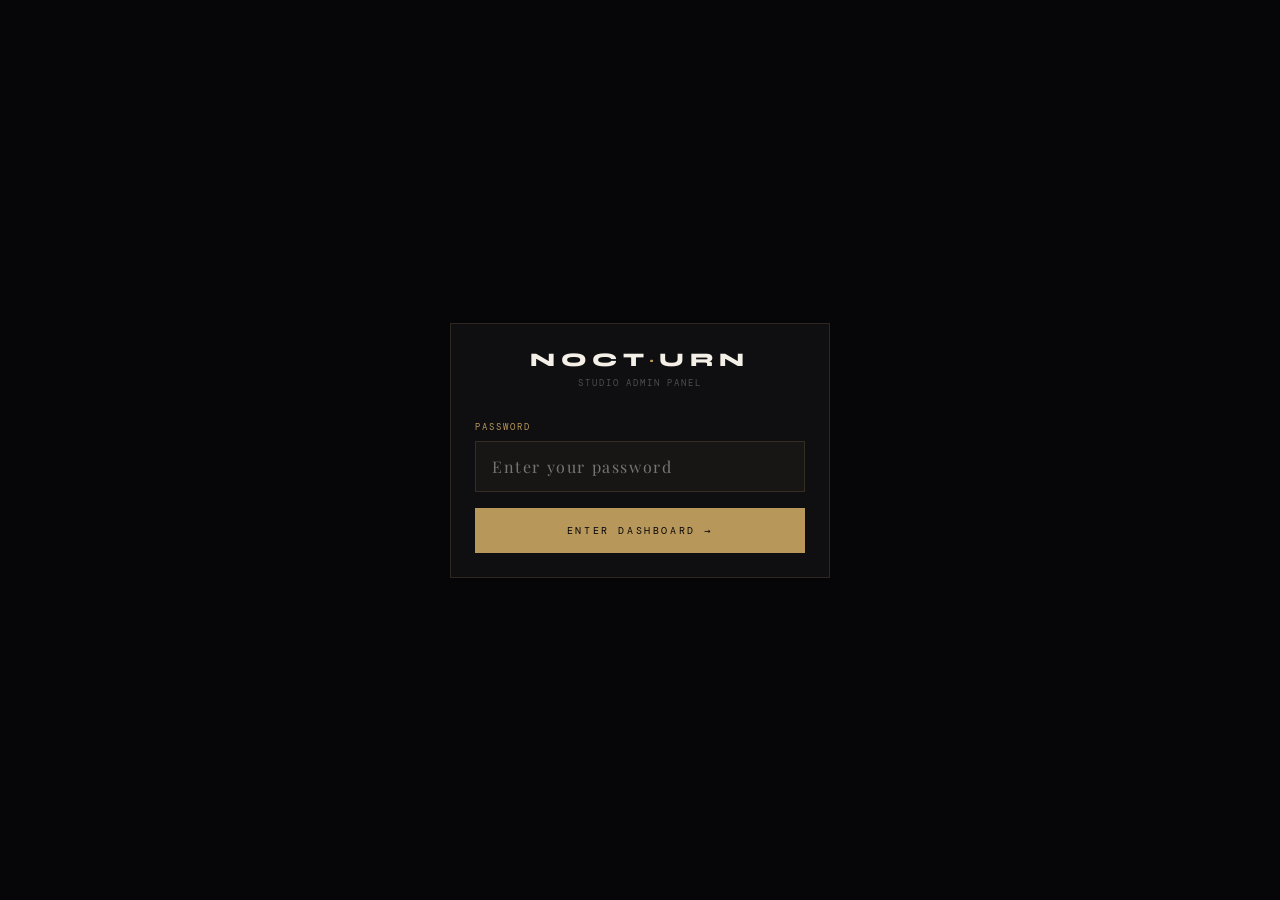
<file: admin-secure.html>
<!DOCTYPE html>
<html lang="en">
<head>
<meta charset="UTF-8">
<meta name="viewport" content="width=device-width, initial-scale=1.0">
<title>Admin — Nocturne Studio</title>
<link rel="preconnect" href="https://fonts.googleapis.com">
<link href="https://fonts.googleapis.com/css2?family=Playfair+Display:ital,wght@0,400;0,700;1,400&family=Syne:wght@400;700;800&family=DM+Mono:wght@300;400&display=swap" rel="stylesheet">
<style>
*,*::before,*::after{margin:0;padding:0;box-sizing:border-box}
:root{
  --ink:#060608;--paper:#f4f0e8;--gold:#b8975a;--gold2:#d4af6e;
  --dim:#0f0f12;--mid:#1c1c22;--border:rgba(184,151,90,0.18);
  --light:rgba(244,240,232,0.55);--muted:rgba(244,240,232,0.28);
  --green:#22c55e;--red:#ef4444;--blue:#3b82f6;
  --ff:'Playfair Display',serif;
  --fs:'Syne',sans-serif;
  --fm:'DM Mono',monospace;
}
html{scroll-behavior:smooth}
body{background:var(--ink);color:var(--paper);font-family:var(--fs);min-height:100vh}

/* ── LOGIN ── */
#loginScreen{
  position:fixed;inset:0;background:var(--ink);z-index:9999;
  display:flex;align-items:center;justify-content:center;
  flex-direction:column;gap:0;
}
.login-box{
  width:100%;max-width:380px;padding:24px;
  background:var(--dim);border:1px solid var(--border);
  margin:0 24px;
}
.login-logo{
  font-family:var(--fs);font-weight:800;font-size:1.2rem;
  letter-spacing:.28em;color:var(--paper);text-align:center;
  margin-bottom:6px;
}
.login-logo b{color:var(--gold)}
.login-sub{
  font-family:var(--fm);font-size:.58rem;letter-spacing:.2em;
  text-transform:uppercase;color:var(--muted);text-align:center;
  margin-bottom:32px;
}
.login-label{
  font-family:var(--fm);font-size:.58rem;letter-spacing:.22em;
  text-transform:uppercase;color:var(--gold);display:block;margin-bottom:8px;
}
.login-input{
  width:100%;background:rgba(184,151,90,.05);border:1px solid var(--border);
  color:var(--paper);font-family:var(--ff);font-size:1rem;
  padding:14px 16px;outline:none;transition:border-color .3s;
  letter-spacing:.1em;
}
.login-input:focus{border-color:rgba(184,151,90,.5)}
.login-btn{
  width:100%;background:var(--gold);border:none;color:var(--ink);
  font-family:var(--fm);font-size:.65rem;letter-spacing:.25em;
  text-transform:uppercase;padding:16px;margin-top:16px;
  cursor:pointer;transition:background .3s;
}
.login-btn:hover{background:var(--paper)}
.login-err{
  font-family:var(--fm);font-size:.58rem;letter-spacing:.12em;
  color:var(--red);text-align:center;margin-top:10px;display:none;
}
.login-err.show{display:block}

/* ── SIDEBAR ── */
#app{display:none;min-height:100vh}
.layout{display:grid;grid-template-columns:220px 1fr;min-height:100vh}
.sidebar{
  background:var(--dim);border-right:1px solid var(--border);
  position:fixed;top:0;left:0;bottom:0;width:220px;
  display:flex;flex-direction:column;z-index:100;
  overflow-y:auto;
}
.sidebar-logo{
  padding:24px 20px;border-bottom:1px solid var(--border);
  font-family:var(--fs);font-weight:800;font-size:1rem;
  letter-spacing:.22em;color:var(--paper);flex-shrink:0;
}
.sidebar-logo b{color:var(--gold)}
.sidebar-logo small{
  display:block;font-family:var(--fm);font-size:.52rem;
  letter-spacing:.18em;color:var(--muted);margin-top:3px;
  font-weight:400;
}
.nav-section{
  padding:16px 0 8px;
  font-family:var(--fm);font-size:.52rem;letter-spacing:.25em;
  text-transform:uppercase;color:var(--muted);padding-left:20px;
}
.nav-item{
  display:flex;align-items:center;gap:10px;
  padding:11px 20px;cursor:pointer;
  font-family:var(--fm);font-size:.62rem;letter-spacing:.14em;
  text-transform:uppercase;color:var(--muted);
  transition:all .25s;border-left:2px solid transparent;
  user-select:none;
}
.nav-item:hover{color:var(--light);background:rgba(184,151,90,.04)}
.nav-item.active{
  color:var(--gold);border-left-color:var(--gold);
  background:rgba(184,151,90,.07);
}
.nav-icon{font-size:.9rem;width:16px;text-align:center}
.sidebar-bottom{
  margin-top:auto;padding:16px 20px;
  border-top:1px solid var(--border);
}
.logout-btn{
  width:100%;background:none;border:1px solid var(--border);
  color:var(--muted);font-family:var(--fm);font-size:.58rem;
  letter-spacing:.18em;text-transform:uppercase;padding:10px;
  cursor:pointer;transition:all .3s;
}
.logout-btn:hover{border-color:var(--red);color:var(--red)}

/* ── MAIN CONTENT ── */
.main{margin-left:220px;padding:32px 28px;min-height:100vh}
.page{display:none}
.page.active{display:block}

/* PAGE HEADER */
.page-header{margin-bottom:32px;padding-bottom:20px;border-bottom:1px solid var(--border)}
.page-title{
  font-family:var(--fs);font-weight:800;font-size:1.8rem;
  text-transform:uppercase;letter-spacing:-.01em;margin-bottom:4px;
}
.page-sub{
  font-family:var(--ff);font-style:italic;font-size:.9rem;color:var(--muted);
}

/* DASHBOARD CARDS */
.stats-row{display:grid;grid-template-columns:repeat(4,1fr);gap:12px;margin-bottom:28px}
.stat-card{
  background:var(--dim);border:1px solid var(--border);padding:20px;
  transition:border-color .3s;
}
.stat-card:hover{border-color:rgba(184,151,90,.35)}
.stat-card-label{
  font-family:var(--fm);font-size:.56rem;letter-spacing:.2em;
  text-transform:uppercase;color:var(--muted);margin-bottom:8px;
}
.stat-card-num{
  font-family:var(--fs);font-weight:800;font-size:2rem;color:var(--gold);
}
.stat-card-sub{
  font-family:var(--fm);font-size:.55rem;letter-spacing:.12em;
  color:var(--muted);margin-top:4px;
}

/* QUICK LINKS */
.quick-grid{display:grid;grid-template-columns:repeat(2,1fr);gap:10px;margin-bottom:28px}
.quick-btn{
  background:var(--dim);border:1px solid var(--border);padding:16px;
  display:flex;align-items:center;gap:12px;cursor:pointer;
  text-decoration:none;transition:all .3s;
}
.quick-btn:hover{border-color:rgba(184,151,90,.4);background:rgba(184,151,90,.04)}
.quick-btn-icon{font-size:1.2rem;width:24px;text-align:center}
.quick-btn-text{}
.quick-btn-title{
  font-family:var(--fm);font-size:.62rem;letter-spacing:.14em;
  text-transform:uppercase;color:var(--light);
}
.quick-btn-sub{
  font-family:var(--ff);font-style:italic;font-size:.78rem;
  color:var(--muted);margin-top:2px;
}

/* AVAILABILITY TOGGLE */
.avail-card{
  background:var(--dim);border:1px solid var(--border);padding:20px;
  display:flex;align-items:center;justify-content:space-between;
  margin-bottom:28px;
}
.avail-info{}
.avail-title{
  font-family:var(--fs);font-weight:700;font-size:1rem;margin-bottom:4px;
}
.avail-desc{font-family:var(--ff);font-style:italic;font-size:.85rem;color:var(--muted)}
.toggle-wrap{display:flex;align-items:center;gap:12px}
.toggle-label{font-family:var(--fm);font-size:.6rem;letter-spacing:.15em;text-transform:uppercase}
.toggle{
  width:52px;height:28px;background:var(--muted);border-radius:14px;
  position:relative;cursor:pointer;transition:background .3s;border:none;
  flex-shrink:0;
}
.toggle.on{background:var(--green)}
.toggle::after{
  content:'';position:absolute;top:3px;left:3px;
  width:22px;height:22px;border-radius:50%;background:white;
  transition:transform .3s;
}
.toggle.on::after{transform:translateX(24px)}

/* SECTION CARD */
.section-card{
  background:var(--dim);border:1px solid var(--border);margin-bottom:20px;
}
.section-card-header{
  padding:18px 20px;border-bottom:1px solid var(--border);
  display:flex;align-items:center;justify-content:space-between;
}
.section-card-title{
  font-family:var(--fs);font-weight:700;font-size:1rem;
}
.section-card-body{padding:20px}

/* FORM ELEMENTS */
.fg{margin-bottom:16px}
.fg label{
  display:block;font-family:var(--fm);font-size:.56rem;
  letter-spacing:.22em;text-transform:uppercase;color:var(--gold);margin-bottom:7px;
}
.fg input,.fg textarea,.fg select{
  width:100%;background:rgba(184,151,90,.04);border:1px solid var(--border);
  color:var(--paper);font-family:var(--ff);font-size:.93rem;
  padding:12px 14px;outline:none;transition:border-color .3s;
  -webkit-appearance:none;appearance:none;
}
.fg input:focus,.fg textarea:focus,.fg select:focus{
  border-color:rgba(184,151,90,.5);background:rgba(184,151,90,.06);
}
.fg input::placeholder,.fg textarea::placeholder{color:var(--muted)}
.fg textarea{resize:vertical;min-height:80px;line-height:1.6}
.fg select option{background:#1c1c22}
.row2{display:grid;grid-template-columns:1fr 1fr;gap:14px}
.row3{display:grid;grid-template-columns:1fr 1fr 1fr;gap:14px}

/* BUTTONS */
.btn-gold{
  background:var(--gold);border:none;color:var(--ink);
  font-family:var(--fm);font-size:.6rem;letter-spacing:.2em;
  text-transform:uppercase;padding:12px 28px;cursor:pointer;
  transition:background .3s,transform .2s;
  clip-path:polygon(0 0,calc(100% - 8px) 0,100% 8px,100% 100%,8px 100%,0 calc(100% - 8px));
}
.btn-gold:hover{background:var(--paper);transform:translateY(-1px)}
.btn-outline{
  background:none;border:1px solid var(--border);color:var(--muted);
  font-family:var(--fm);font-size:.58rem;letter-spacing:.18em;
  text-transform:uppercase;padding:10px 20px;cursor:pointer;transition:all .3s;
}
.btn-outline:hover{border-color:var(--gold);color:var(--light)}
.btn-danger{
  background:none;border:1px solid rgba(239,68,68,.3);color:var(--red);
  font-family:var(--fm);font-size:.56rem;letter-spacing:.15em;
  text-transform:uppercase;padding:8px 16px;cursor:pointer;transition:all .3s;
}
.btn-danger:hover{background:rgba(239,68,68,.1)}
.btn-row{display:flex;gap:10px;align-items:center;margin-top:16px;flex-wrap:wrap}

/* PROJECT CARDS */
.proj-list{display:flex;flex-direction:column;gap:10px}
.proj-item{
  background:rgba(184,151,90,.03);border:1px solid var(--border);
  padding:16px;display:flex;align-items:flex-start;
  justify-content:space-between;gap:16px;transition:border-color .3s;
}
.proj-item:hover{border-color:rgba(184,151,90,.3)}
.proj-thumb{
  width:56px;height:56px;background:var(--mid);
  flex-shrink:0;display:flex;align-items:center;justify-content:center;
  font-size:1.4rem;overflow:hidden;
}
.proj-thumb img{width:100%;height:100%;object-fit:cover}
.proj-info{flex:1}
.proj-name{
  font-family:var(--fs);font-weight:700;font-size:.95rem;margin-bottom:3px;
}
.proj-meta{
  font-family:var(--fm);font-size:.56rem;letter-spacing:.13em;
  text-transform:uppercase;color:var(--gold);margin-bottom:4px;
}
.proj-desc{
  font-family:var(--ff);font-style:italic;font-size:.82rem;
  color:var(--muted);line-height:1.5;
}
.proj-actions{display:flex;gap:8px;flex-shrink:0}

/* TESTIMONIAL CARDS */
.testi-list{display:flex;flex-direction:column;gap:10px}
.testi-item{
  background:rgba(184,151,90,.03);border:1px solid var(--border);
  padding:16px;display:flex;align-items:flex-start;
  justify-content:space-between;gap:14px;transition:border-color .3s;
}
.testi-item:hover{border-color:rgba(184,151,90,.3)}
.testi-av{
  width:44px;height:44px;border-radius:50%;background:var(--gold);
  display:flex;align-items:center;justify-content:center;
  font-family:var(--fs);font-weight:800;font-size:.9rem;
  color:var(--ink);flex-shrink:0;overflow:hidden;
}
.testi-av img{width:100%;height:100%;object-fit:cover;border-radius:50%}
.testi-info{flex:1}
.testi-name{font-family:var(--fs);font-weight:700;font-size:.9rem;margin-bottom:2px}
.testi-role{font-family:var(--fm);font-size:.55rem;letter-spacing:.12em;text-transform:uppercase;color:var(--gold);margin-bottom:6px}
.testi-text{font-family:var(--ff);font-style:italic;font-size:.85rem;color:var(--muted);line-height:1.5}
.stars{color:var(--gold);font-size:.8rem;margin-bottom:4px}
.testi-actions{display:flex;gap:8px;flex-shrink:0}

/* STATS EDITOR */
.stats-edit-grid{display:grid;grid-template-columns:repeat(3,1fr);gap:12px}
.stat-edit-card{
  background:rgba(184,151,90,.04);border:1px solid var(--border);padding:16px;
}
.stat-edit-label{
  font-family:var(--fm);font-size:.56rem;letter-spacing:.2em;
  text-transform:uppercase;color:var(--gold);margin-bottom:8px;
}
.stat-edit-input{
  width:100%;background:var(--mid);border:1px solid var(--border);
  color:var(--paper);font-family:var(--fs);font-weight:800;
  font-size:1.8rem;padding:8px 12px;outline:none;
  transition:border-color .3s;text-align:center;
}
.stat-edit-input:focus{border-color:rgba(184,151,90,.5)}

/* TOAST */
.toast{
  position:fixed;bottom:24px;right:24px;z-index:9998;
  background:var(--dim);border:1px solid var(--border);
  padding:14px 20px;display:flex;align-items:center;gap:10px;
  font-family:var(--fm);font-size:.62rem;letter-spacing:.15em;
  transform:translateY(80px);opacity:0;
  transition:all .4s cubic-bezier(0.34,1.56,0.64,1);
  pointer-events:none;max-width:300px;
}
.toast.show{transform:translateY(0);opacity:1}
.toast.success{border-color:rgba(34,197,94,.4);color:var(--green)}
.toast.error{border-color:rgba(239,68,68,.4);color:var(--red)}

/* IMAGE PREVIEW */
.img-preview{
  width:100%;height:140px;background:var(--mid);border:1px dashed var(--border);
  display:flex;align-items:center;justify-content:center;
  margin-bottom:10px;position:relative;overflow:hidden;cursor:pointer;
  transition:border-color .3s;
}
.img-preview:hover{border-color:var(--gold)}
.img-preview img{width:100%;height:100%;object-fit:contain}
.img-preview-text{
  font-family:var(--ff);font-style:italic;font-size:.85rem;
  color:var(--muted);text-align:center;
}
.img-input{position:absolute;inset:0;opacity:0;cursor:pointer;width:100%;height:100%}

/* STAR RATING INPUT */
.star-input{display:flex;gap:4px;margin-bottom:4px}
.star-btn{
  background:none;border:none;font-size:1.3rem;cursor:pointer;
  color:var(--border);transition:color .2s;padding:2px;
}
.star-btn.active{color:var(--gold)}

/* EMPTY STATE */
.empty-state{
  text-align:center;padding:48px 20px;
  font-family:var(--ff);font-style:italic;font-size:.95rem;color:var(--muted);
}
.empty-icon{font-size:2.5rem;margin-bottom:12px;opacity:.3}

/* DIVIDER */
.div{height:1px;background:var(--border);margin:20px 0}

/* MOBILE SIDEBAR */
.mob-header{
  display:none;background:var(--dim);border-bottom:1px solid var(--border);
  padding:14px 20px;position:fixed;top:0;left:0;right:0;z-index:99;
  align-items:center;justify-content:space-between;
}
.mob-logo{font-family:var(--fs);font-weight:800;font-size:.9rem;letter-spacing:.2em}
.mob-logo b{color:var(--gold)}
.mob-menu-btn{
  background:none;border:none;color:var(--paper);font-size:1.2rem;cursor:pointer;
}
.mob-overlay{
  display:none;position:fixed;inset:0;background:rgba(0,0,0,.7);z-index:98;
}
.mob-overlay.show{display:block}
.sidebar.mob-open{transform:translateX(0)!important}

/* RESPONSIVE */
@media(max-width:768px){
  .layout{grid-template-columns:1fr}
  .sidebar{transform:translateX(-100%);transition:transform .3s}
  .main{margin-left:0;padding:80px 16px 32px}
  .mob-header{display:flex}
  .stats-row{grid-template-columns:1fr 1fr}
  .quick-grid{grid-template-columns:1fr 1fr}
  .row2,.row3{grid-template-columns:1fr}
  .stats-edit-grid{grid-template-columns:1fr}
}
</style>
</head>
<body>

<!-- ── LOGIN ── -->
<div id="loginScreen">
  <div class="login-box">
    <div class="login-logo">NOCT<b>·</b>URN</div>
    <div class="login-sub">Studio Admin Panel</div>
    <label class="login-label">Password</label>
    <input type="password" class="login-input" id="pwInput" placeholder="Enter your password" onkeydown="if(event.key==='Enter')doLogin()">
    <button class="login-btn" onclick="doLogin()">Enter Dashboard →</button>
    <div class="login-err" id="loginErr">Wrong password. Try again.</div>
  </div>
</div>

<!-- ── APP ── -->
<div id="app">

  <!-- Mobile header -->
  <div class="mob-header">
    <div class="mob-logo">NOCT<b>·</b>URN</div>
    <button class="mob-menu-btn" onclick="toggleSidebar()">☰</button>
  </div>
  <div class="mob-overlay" id="mobOverlay" onclick="toggleSidebar()"></div>

  <div class="layout">

    <!-- SIDEBAR -->
    <div class="sidebar" id="sidebar">
      <div class="sidebar-logo">
        NOCT<b>·</b>URN
        <small>Admin Dashboard</small>
      </div>

      <div class="nav-section">Main</div>
      <div class="nav-item active" onclick="showPage('dashboard',this)"><span class="nav-icon">◆</span> Dashboard</div>
      <div class="nav-item" onclick="showPage('portfolio',this)"><span class="nav-icon">◈</span> Portfolio</div>
      <div class="nav-item" onclick="showPage('testimonials',this)"><span class="nav-icon">✦</span> Testimonials</div>

      <div class="nav-section">Settings</div>
      <div class="nav-item" onclick="showPage('stats',this)"><span class="nav-icon">→</span> Site Stats</div>
      <div class="nav-item" onclick="showPage('availability',this)"><span class="nav-icon">◎</span> Availability</div>

      <div class="nav-section">Links</div>
      <div class="nav-item" onclick="window.open('https://nocturne-studio-theta.vercel.app','_blank')"><span class="nav-icon">🌐</span> Live Site</div>
      <div class="nav-item" onclick="window.open('https://nocturne-studio-theta.vercel.app/brief.html','_blank')"><span class="nav-icon">📋</span> Brief Form</div>
      <div class="nav-item" onclick="window.open('https://formspree.io','_blank')"><span class="nav-icon">📧</span> Formspree</div>
      <div class="nav-item" onclick="window.open('https://wa.me/2347025689062','_blank')"><span class="nav-icon">💬</span> WhatsApp</div>

      <div class="sidebar-bottom">
        <button class="logout-btn" onclick="doLogout()">← Log Out</button>
      </div>
    </div>

    <!-- MAIN -->
    <div class="main">

      <!-- ══ DASHBOARD ══ -->
      <div class="page active" id="page-dashboard">
        <div class="page-header">
          <div class="page-title">Welcome back, Joshua 👋</div>
          <div class="page-sub">Here is your Nocturne Studio at a glance</div>
        </div>

        <!-- Stats row -->
        <div class="stats-row">
          <div class="stat-card">
            <div class="stat-card-label">Projects</div>
            <div class="stat-card-num" id="dash-projects">0</div>
            <div class="stat-card-sub">In portfolio</div>
          </div>
          <div class="stat-card">
            <div class="stat-card-label">Testimonials</div>
            <div class="stat-card-num" id="dash-testimonials">0</div>
            <div class="stat-card-sub">On site</div>
          </div>
          <div class="stat-card">
            <div class="stat-card-label">Availability</div>
            <div class="stat-card-num" id="dash-avail" style="font-size:1rem;margin-top:6px">Open</div>
            <div class="stat-card-sub">Current status</div>
          </div>
          <div class="stat-card">
            <div class="stat-card-label">Site Stats</div>
            <div class="stat-card-num" id="dash-clients">0</div>
            <div class="stat-card-sub">Happy clients</div>
          </div>
        </div>

        <!-- Availability toggle -->
        <div class="avail-card">
          <div class="avail-info">
            <div class="avail-title">Project Availability</div>
            <div class="avail-desc">Controls the "Available" status shown on your live site</div>
          </div>
          <div class="toggle-wrap">
            <div class="toggle-label" id="toggleLabel">Open</div>
            <button class="toggle on" id="availToggle" onclick="toggleAvail()"></button>
          </div>
        </div>

        <!-- Quick links -->
        <div style="font-family:var(--fm);font-size:.58rem;letter-spacing:.22em;text-transform:uppercase;color:var(--muted);margin-bottom:12px">Quick Access</div>
        <div class="quick-grid">
          <a class="quick-btn" href="https://nocturne-studio-theta.vercel.app" target="_blank">
            <div class="quick-btn-icon">🌐</div>
            <div class="quick-btn-text">
              <div class="quick-btn-title">View Live Site</div>
              <div class="quick-btn-sub">nocturne-studio-theta.vercel.app</div>
            </div>
          </a>
          <a class="quick-btn" href="https://nocturne-studio-theta.vercel.app/brief.html" target="_blank">
            <div class="quick-btn-icon">📋</div>
            <div class="quick-btn-text">
              <div class="quick-btn-title">Client Brief Form</div>
              <div class="quick-btn-sub">Share with new clients</div>
            </div>
          </a>
          <a class="quick-btn" href="mailto:ubahjoshua9@gmail.com" target="_blank">
            <div class="quick-btn-icon">📧</div>
            <div class="quick-btn-text">
              <div class="quick-btn-title">Check Gmail</div>
              <div class="quick-btn-sub">ubahjoshua9@gmail.com</div>
            </div>
          </a>
          <a class="quick-btn" href="https://wa.me/2347025689062" target="_blank">
            <div class="quick-btn-icon">💬</div>
            <div class="quick-btn-text">
              <div class="quick-btn-title">WhatsApp</div>
              <div class="quick-btn-sub">+234 702 568 9062</div>
            </div>
          </a>
          <a class="quick-btn" href="https://formspree.io" target="_blank">
            <div class="quick-btn-icon">📨</div>
            <div class="quick-btn-text">
              <div class="quick-btn-title">Formspree Inbox</div>
              <div class="quick-btn-sub">View form submissions</div>
            </div>
          </a>
          <a class="quick-btn" href="https://github.com/kennyorlando65-prog/nocturne-studio" target="_blank">
            <div class="quick-btn-icon">⚙</div>
            <div class="quick-btn-text">
              <div class="quick-btn-title">GitHub Repo</div>
              <div class="quick-btn-sub">Update site files</div>
            </div>
          </a>
        </div>
      </div>

      <!-- ══ PORTFOLIO ══ -->
      <div class="page" id="page-portfolio">
        <div class="page-header">
          <div class="page-title">Portfolio</div>
          <div class="page-sub">Add and manage your projects. These show on your live site.</div>
        </div>

        <!-- Add project form -->
        <div class="section-card">
          <div class="section-card-header">
            <div class="section-card-title">Add New Project</div>
          </div>
          <div class="section-card-body">
            <div class="row2">
              <div class="fg">
                <label>Client / Brand Name *</label>
                <input type="text" id="p_name" placeholder="J AUTO">
              </div>
              <div class="fg">
                <label>Industry *</label>
                <input type="text" id="p_industry" placeholder="Automotive">
              </div>
            </div>
            <div class="row2">
              <div class="fg">
                <label>Service Type *</label>
                <select id="p_service">
                  <option value="">Select service...</option>
                  <option>Logo Design</option>
                  <option>Brand Identity</option>
                  <option>Web Design</option>
                  <option>Social Media</option>
                  <option>Full Brand Launch</option>
                  <option>Packaging Design</option>
                  <option>Brand Strategy</option>
                </select>
              </div>
              <div class="fg">
                <label>Year Completed *</label>
                <input type="text" id="p_year" placeholder="2025">
              </div>
            </div>
            <div class="fg">
              <label>Short Description *</label>
              <textarea id="p_desc" placeholder="What was the brief? What did you build? What was the result?"></textarea>
            </div>
            <div class="fg">
              <label>Project Image / Logo</label>
              <div class="img-preview" id="p_imgPreview" onclick="document.getElementById('p_imgInput').click()">
                <div class="img-preview-text">◈<br>Tap to upload logo or project image</div>
                <input type="file" id="p_imgInput" class="img-input" accept="image/*" onchange="previewImg(this,'p_imgPreview','p_imgData')">
              </div>
              <input type="hidden" id="p_imgData">
            </div>
            <div class="fg">
              <label>Client Website or Instagram (optional)</label>
              <input type="text" id="p_link" placeholder="instagram.com/clienthandle">
            </div>
            <div class="btn-row">
              <button class="btn-gold" onclick="addProject()">Add to Portfolio →</button>
              <button class="btn-outline" onclick="clearProjectForm()">Clear</button>
            </div>
          </div>
        </div>

        <!-- Projects list -->
        <div class="section-card">
          <div class="section-card-header">
            <div class="section-card-title">Your Projects</div>
            <div style="font-family:var(--fm);font-size:.58rem;letter-spacing:.15em;color:var(--muted)" id="projCount">0 projects</div>
          </div>
          <div class="section-card-body">
            <div class="proj-list" id="projList">
              <div class="empty-state">
                <div class="empty-icon">◈</div>
                No projects yet. Add your first one above.
              </div>
            </div>
          </div>
        </div>
      </div>

      <!-- ══ TESTIMONIALS ══ -->
      <div class="page" id="page-testimonials">
        <div class="page-header">
          <div class="page-title">Testimonials</div>
          <div class="page-sub">Add real client reviews. These show on your live site.</div>
        </div>

        <!-- Add testimonial form -->
        <div class="section-card">
          <div class="section-card-header">
            <div class="section-card-title">Add New Testimonial</div>
          </div>
          <div class="section-card-body">
            <div class="row2">
              <div class="fg">
                <label>Client Full Name *</label>
                <input type="text" id="t_name" placeholder="Adaeze Okonkwo">
              </div>
              <div class="fg">
                <label>Their Business Name *</label>
                <input type="text" id="t_biz" placeholder="Bloom Skincare">
              </div>
            </div>
            <div class="fg">
              <label>Their Role / Title</label>
              <input type="text" id="t_role" placeholder="Founder, Bloom Skincare · Lagos">
            </div>
            <div class="fg">
              <label>What They Said *</label>
              <textarea id="t_text" placeholder="Paste their exact words here — from WhatsApp, email or voice note transcribed..."></textarea>
            </div>
            <div class="fg">
              <label>Star Rating *</label>
              <div class="star-input" id="starInput">
                <button type="button" class="star-btn" onclick="setStar(1)">★</button>
                <button type="button" class="star-btn" onclick="setStar(2)">★</button>
                <button type="button" class="star-btn" onclick="setStar(3)">★</button>
                <button type="button" class="star-btn" onclick="setStar(4)">★</button>
                <button type="button" class="star-btn active" onclick="setStar(5)">★</button>
              </div>
              <input type="hidden" id="t_stars" value="5">
            </div>
            <div class="fg">
              <label>Client Photo (optional)</label>
              <div class="img-preview" id="t_imgPreview" onclick="document.getElementById('t_imgInput').click()" style="height:100px">
                <div class="img-preview-text">◈<br>Tap to upload client photo</div>
                <input type="file" id="t_imgInput" class="img-input" accept="image/*" onchange="previewImg(this,'t_imgPreview','t_imgData')">
              </div>
              <input type="hidden" id="t_imgData">
            </div>
            <div class="btn-row">
              <button class="btn-gold" onclick="addTestimonial()">Add Testimonial →</button>
              <button class="btn-outline" onclick="clearTestiForm()">Clear</button>
            </div>
          </div>
        </div>

        <!-- Testimonials list -->
        <div class="section-card">
          <div class="section-card-header">
            <div class="section-card-title">Your Testimonials</div>
            <div style="font-family:var(--fm);font-size:.58rem;letter-spacing:.15em;color:var(--muted)" id="testiCount">0 testimonials</div>
          </div>
          <div class="section-card-body">
            <div class="testi-list" id="testiList">
              <div class="empty-state">
                <div class="empty-icon">✦</div>
                No testimonials yet. Add your first client review above.
              </div>
            </div>
          </div>
        </div>
      </div>

      <!-- ══ STATS ══ -->
      <div class="page" id="page-stats">
        <div class="page-header">
          <div class="page-title">Site Stats</div>
          <div class="page-sub">Update the numbers shown on your live website.</div>
        </div>

        <div class="section-card">
          <div class="section-card-header">
            <div class="section-card-title">Your Numbers</div>
          </div>
          <div class="section-card-body">
            <div class="stats-edit-grid">
              <div class="stat-edit-card">
                <div class="stat-edit-label">Projects Completed</div>
                <input type="text" class="stat-edit-input" id="s_projects" value="0" placeholder="0">
              </div>
              <div class="stat-edit-card">
                <div class="stat-edit-label">Happy Clients</div>
                <input type="text" class="stat-edit-input" id="s_clients" value="0" placeholder="0">
              </div>
              <div class="stat-edit-card">
                <div class="stat-edit-label">Years Experience</div>
                <input type="text" class="stat-edit-input" id="s_years" value="1" placeholder="1">
              </div>
            </div>
            <div class="btn-row" style="margin-top:20px">
              <button class="btn-gold" onclick="saveStats()">Save Stats →</button>
            </div>
          </div>
        </div>

        <div class="section-card">
          <div class="section-card-header">
            <div class="section-card-title">Services Offered</div>
          </div>
          <div class="section-card-body">
            <div class="row2">
              <div class="fg">
                <label>Service 1</label>
                <input type="text" id="sv1" placeholder="Brand Identity">
              </div>
              <div class="fg">
                <label>Service 2</label>
                <input type="text" id="sv2" placeholder="Web Design">
              </div>
              <div class="fg">
                <label>Service 3</label>
                <input type="text" id="sv3" placeholder="Social Media Content">
              </div>
              <div class="fg">
                <label>Service 4</label>
                <input type="text" id="sv4" placeholder="Full Brand Launch">
              </div>
            </div>
            <div class="btn-row">
              <button class="btn-gold" onclick="saveServices()">Save Services →</button>
            </div>
          </div>
        </div>
      </div>

      <!-- ══ AVAILABILITY ══ -->
      <div class="page" id="page-availability">
        <div class="page-header">
          <div class="page-title">Availability</div>
          <div class="page-sub">Control what clients see about your availability on the live site.</div>
        </div>

        <div class="section-card">
          <div class="section-card-header">
            <div class="section-card-title">Current Status</div>
          </div>
          <div class="section-card-body">
            <div class="avail-card" style="margin-bottom:0">
              <div class="avail-info">
                <div class="avail-title" id="avail-status-title">Currently Available</div>
                <div class="avail-desc" id="avail-status-desc">Clients can see you are accepting new projects</div>
              </div>
              <div class="toggle-wrap">
                <div class="toggle-label" id="toggleLabel2">Open</div>
                <button class="toggle on" id="availToggle2" onclick="toggleAvail()"></button>
              </div>
            </div>
            <div class="div"></div>
            <div class="fg">
              <label>Availability Message (shown on site)</label>
              <input type="text" id="avail_msg" value="Available now — 2 project slots open this month">
            </div>
            <div class="fg">
              <label>Slots Available This Month</label>
              <input type="text" id="avail_slots" value="2" placeholder="2">
            </div>
            <div class="btn-row">
              <button class="btn-gold" onclick="saveAvailability()">Save Availability →</button>
            </div>
          </div>
        </div>
      </div>

    </div><!-- /main -->
  </div><!-- /layout -->
</div><!-- /app -->

<!-- TOAST -->
<div class="toast" id="toast"></div>

<script>
(function(){

var PWD_HASH = 'dd7b7033b7e4a5f556350d00c043100badf81fb91463f5a400a4518a8c134ffd'; // password is hashed — plain text not stored
var isAvailable = true;
var currentStar = 5;

// ── DATA (localStorage) ──────────────────────
function getData(key, def){ try{ var v=localStorage.getItem('ns_'+key); return v?JSON.parse(v):def; }catch(e){ return def; } }
function setData(key,val){ try{ localStorage.setItem('ns_'+key,JSON.stringify(val)); }catch(e){} }

// ── LOGIN ─────────────────────────────────────
async function doLogin(){
  var pw  = document.getElementById('pwInput').value;
  var err = document.getElementById('loginErr');
  var btn = document.querySelector('.login-btn');
  // Check lockout
  var lockout = parseInt(localStorage.getItem('ns_lockout')||'0');
  if(lockout > Date.now()){
    var mins = Math.ceil((lockout - Date.now())/60000);
    err.textContent = 'Too many attempts. Wait '+mins+' minute(s).';
    err.classList.add('show');
    document.getElementById('pwInput').disabled = true;
    return;
  } else {
    localStorage.removeItem('ns_lockout');
    localStorage.removeItem('ns_login_attempts');
    document.getElementById('pwInput').disabled = false;
    err.textContent = 'Wrong password. Try again.';
  }
  if(!pw){ err.classList.add('show'); return; }
  // Hash the input with SHA-256 using browser SubtleCrypto — no plain text stored
  try{
    btn.textContent = 'Verifying...';
    btn.disabled = true;
    var enc  = new TextEncoder().encode(pw);
    var buf  = await window.crypto.subtle.digest('SHA-256', enc);
    var hex  = Array.from(new Uint8Array(buf)).map(function(b){ return b.toString(16).padStart(2,'0'); }).join('');
    if(hex === PWD_HASH){
      document.getElementById('loginScreen').style.display = 'none';
      document.getElementById('app').style.display = 'block';
      setData('auth', hex); localStorage.setItem('ns_login_time', Date.now()); localStorage.removeItem('ns_login_attempts'); localStorage.removeItem('ns_lockout');
      initApp();
    } else {
      err.classList.add('show');
      document.getElementById('pwInput').value = '';
      document.getElementById('pwInput').focus();
    }
  } catch(e){
    err.classList.add('show');
  } finally {
    btn.textContent = 'Enter Dashboard →';
    btn.disabled = false;
  }
}

function doLogout(){
  setData('auth', false); localStorage.removeItem('ns_login_time');
  document.getElementById('app').style.display = 'none';
  document.getElementById('loginScreen').style.display = 'flex';
  document.getElementById('pwInput').value = '';
}

// Auto login check — session expires after 8 hours
var SESSION_EXPIRY = 8 * 60 * 60 * 1000;
var lastLogin = parseInt(localStorage.getItem('ns_login_time')||'0');
var sessionValid = getData('auth', false) === 'dd7b7033b7e4a5f556350d00c043100badf81fb91463f5a400a4518a8c134ffd' && (Date.now() - lastLogin < SESSION_EXPIRY);
if(sessionValid){
  document.getElementById('loginScreen').style.display = 'none';
  document.getElementById('app').style.display = 'block';
  initApp();
}

// ── NAVIGATION ────────────────────────────────
function showPage(id, el){
  document.querySelectorAll('.page').forEach(function(p){ p.classList.remove('active'); });
  document.querySelectorAll('.nav-item').forEach(function(n){ n.classList.remove('active'); });
  var pg = document.getElementById('page-'+id);
  if(pg) pg.classList.add('active');
  if(el) el.classList.add('active');
  // close mobile sidebar
  document.getElementById('sidebar').classList.remove('mob-open');
  document.getElementById('mobOverlay').classList.remove('show');
  // refresh lists
  if(id==='portfolio') renderProjects();
  if(id==='testimonials') renderTestimonials();
  if(id==='stats') loadStats();
  if(id==='availability') loadAvailability();
  if(id==='dashboard') refreshDashboard();
}

// ── MOBILE SIDEBAR ─────────────────────────────
function toggleSidebar(){
  document.getElementById('sidebar').classList.toggle('mob-open');
  document.getElementById('mobOverlay').classList.toggle('show');
}

// ── TOAST ─────────────────────────────────────
function showToast(msg, type){
  var t = document.getElementById('toast');
  t.textContent = (type==='success'?'✦ ':'✕ ') + msg;
  t.className = 'toast ' + (type||'success');
  t.classList.add('show');
  setTimeout(function(){ t.classList.remove('show'); }, 3000);
}

// ── IMAGE PREVIEW ──────────────────────────────
function previewImg(input, previewId, dataId){
  var file = input.files[0];
  if(!file) return;
  var reader = new FileReader();
  reader.onload = function(e){
    var preview = document.getElementById(previewId);
    preview.innerHTML = '<img src="'+e.target.result+'" alt="preview"><input type="file" class="img-input" accept="image/*" onchange="previewImg(this,\''+previewId+'\',\''+dataId+'\')">';
    document.getElementById(dataId).value = e.target.result;
  };
  reader.readAsDataURL(file);
}

// ── STAR RATING ────────────────────────────────
function setStar(n){
  currentStar = n;
  document.getElementById('t_stars').value = n;
  document.querySelectorAll('.star-btn').forEach(function(b,i){
    b.classList.toggle('active', i < n);
  });
}

// ── PROJECTS ──────────────────────────────────
function addProject(){
  var name = document.getElementById('p_name').value.trim();
  var industry = document.getElementById('p_industry').value.trim();
  var service = document.getElementById('p_service').value.trim();
  var year = document.getElementById('p_year').value.trim();
  var desc = document.getElementById('p_desc').value.trim();
  var imgData = document.getElementById('p_imgData').value;
  var link = document.getElementById('p_link').value.trim();

  if(!name||!industry||!service||!year||!desc){
    showToast('Please fill in all required fields', 'error');
    return;
  }

  var projects = getData('projects', []);
  projects.unshift({
    id: Date.now(),
    name: name,
    industry: industry,
    service: service,
    year: year,
    desc: desc,
    img: imgData,
    link: link
  });
  setData('projects', projects);
  renderProjects();
  clearProjectForm();
  refreshDashboard();
  showToast(name + ' added to portfolio!', 'success');
}

function deleteProject(id){
  var projects = getData('projects', []);
  projects = projects.filter(function(p){ return p.id !== id; });
  setData('projects', projects);
  renderProjects();
  refreshDashboard();
  showToast('Project removed', 'success');
}

function renderProjects(){
  var projects = getData('projects', []);
  var list = document.getElementById('projList');
  var count = document.getElementById('projCount');
  if(count) count.textContent = projects.length + ' project' + (projects.length!==1?'s':'');
  if(!list) return;
  if(projects.length === 0){
    list.innerHTML = '<div class="empty-state"><div class="empty-icon">◈</div>No projects yet. Add your first one above.</div>';
    return;
  }
  list.innerHTML = projects.map(function(p){
    return '<div class="proj-item">' +
      '<div class="proj-thumb">' + (p.img ? '<img src="'+p.img+'" alt="'+p.name+'">' : '◈') + '</div>' +
      '<div class="proj-info">' +
        '<div class="proj-name">'+p.name+'</div>' +
        '<div class="proj-meta">'+p.service+' · '+p.industry+' · '+p.year+'</div>' +
        '<div class="proj-desc">'+p.desc+'</div>' +
      '</div>' +
      '<div class="proj-actions">' +
        '<button class="btn-danger" onclick="deleteProject('+p.id+')">Delete</button>' +
      '</div>' +
    '</div>';
  }).join('');
}

function clearProjectForm(){
  ['p_name','p_industry','p_year','p_desc','p_link','p_imgData'].forEach(function(id){
    var el = document.getElementById(id);
    if(el) el.value = '';
  });
  document.getElementById('p_service').value = '';
  var preview = document.getElementById('p_imgPreview');
  if(preview) preview.innerHTML = '<div class="img-preview-text">◈<br>Tap to upload logo or project image</div><input type="file" id="p_imgInput" class="img-input" accept="image/*" onchange="previewImg(this,\'p_imgPreview\',\'p_imgData\')">';
}

// ── TESTIMONIALS ──────────────────────────────
function addTestimonial(){
  var name = document.getElementById('t_name').value.trim();
  var biz = document.getElementById('t_biz').value.trim();
  var role = document.getElementById('t_role').value.trim();
  var text = document.getElementById('t_text').value.trim();
  var stars = document.getElementById('t_stars').value;
  var imgData = document.getElementById('t_imgData').value;

  if(!name||!biz||!text){
    showToast('Please fill in all required fields', 'error');
    return;
  }

  var testimonials = getData('testimonials', []);
  testimonials.unshift({
    id: Date.now(),
    name: name,
    biz: biz,
    role: role || 'Client',
    text: text,
    stars: parseInt(stars)||5,
    img: imgData
  });
  setData('testimonials', testimonials);
  renderTestimonials();
  clearTestiForm();
  refreshDashboard();
  showToast(name + '\'s testimonial added!', 'success');
}

function deleteTestimonial(id){
  var testimonials = getData('testimonials', []);
  testimonials = testimonials.filter(function(t){ return t.id !== id; });
  setData('testimonials', testimonials);
  renderTestimonials();
  refreshDashboard();
  showToast('Testimonial removed', 'success');
}

function renderTestimonials(){
  var testimonials = getData('testimonials', []);
  var list = document.getElementById('testiList');
  var count = document.getElementById('testiCount');
  if(count) count.textContent = testimonials.length + ' testimonial' + (testimonials.length!==1?'s':'');
  if(!list) return;
  if(testimonials.length === 0){
    list.innerHTML = '<div class="empty-state"><div class="empty-icon">✦</div>No testimonials yet. Add your first client review above.</div>';
    return;
  }
  list.innerHTML = testimonials.map(function(t){
    var initials = t.name.split(' ').map(function(n){ return n[0]; }).join('').substring(0,2).toUpperCase();
    var stars = '★'.repeat(t.stars) + '☆'.repeat(5-t.stars);
    return '<div class="testi-item">' +
      '<div class="testi-av">' + (t.img ? '<img src="'+t.img+'" alt="'+t.name+'">' : initials) + '</div>' +
      '<div class="testi-info">' +
        '<div class="testi-name">'+t.name+'</div>' +
        '<div class="testi-role">'+t.biz+(t.role?' · '+t.role:'')+'</div>' +
        '<div class="stars">'+stars+'</div>' +
        '<div class="testi-text">"'+t.text+'"</div>' +
      '</div>' +
      '<div class="testi-actions">' +
        '<button class="btn-danger" onclick="deleteTestimonial('+t.id+')">Delete</button>' +
      '</div>' +
    '</div>';
  }).join('');
}

function clearTestiForm(){
  ['t_name','t_biz','t_role','t_text','t_imgData'].forEach(function(id){
    var el = document.getElementById(id);
    if(el) el.value = '';
  });
  setStar(5);
  var preview = document.getElementById('t_imgPreview');
  if(preview) preview.innerHTML = '<div class="img-preview-text">◈<br>Tap to upload client photo</div><input type="file" id="t_imgInput" class="img-input" accept="image/*" onchange="previewImg(this,\'t_imgPreview\',\'t_imgData\')">';
}

// ── STATS ─────────────────────────────────────
function saveStats(){
  var stats = {
    projects: document.getElementById('s_projects').value,
    clients:  document.getElementById('s_clients').value,
    years:    document.getElementById('s_years').value,
    sv1: document.getElementById('sv1').value,
    sv2: document.getElementById('sv2').value,
    sv3: document.getElementById('sv3').value,
    sv4: document.getElementById('sv4').value,
  };
  setData('stats', stats);
  refreshDashboard();
  showToast('Stats saved!', 'success');
}

function loadStats(){
  var stats = getData('stats', {projects:'0',clients:'0',years:'1',sv1:'Brand Identity',sv2:'Web Design',sv3:'Social Media Content',sv4:'Full Brand Launch'});
  document.getElementById('s_projects').value = stats.projects||'0';
  document.getElementById('s_clients').value  = stats.clients||'0';
  document.getElementById('s_years').value    = stats.years||'1';
  document.getElementById('sv1').value = stats.sv1||'Brand Identity';
  document.getElementById('sv2').value = stats.sv2||'Web Design';
  document.getElementById('sv3').value = stats.sv3||'Social Media Content';
  document.getElementById('sv4').value = stats.sv4||'Full Brand Launch';
}

// ── AVAILABILITY ──────────────────────────────
function toggleAvail(){
  isAvailable = !isAvailable;
  setData('available', isAvailable);
  updateAvailUI();
  showToast('Availability updated to: ' + (isAvailable?'Open':'Closed'), 'success');
}

function updateAvailUI(){
  ['availToggle','availToggle2'].forEach(function(id){
    var btn = document.getElementById(id);
    if(btn) btn.className = 'toggle' + (isAvailable?' on':'');
  });
  ['toggleLabel','toggleLabel2'].forEach(function(id){
    var el = document.getElementById(id);
    if(el) el.textContent = isAvailable?'Open':'Closed';
    if(el) el.style.color = isAvailable?'var(--green)':'var(--red)';
  });
  var da = document.getElementById('dash-avail');
  if(da){ da.textContent = isAvailable?'Open':'Closed'; da.style.color = isAvailable?'var(--green)':'var(--red)'; }
  var st = document.getElementById('avail-status-title');
  var sd = document.getElementById('avail-status-desc');
  if(st) st.textContent = isAvailable?'Currently Available':'Currently Unavailable';
  if(sd) sd.textContent = isAvailable?'Clients can see you are accepting new projects':'Clients see you are fully booked';
}

function saveAvailability(){
  var msg = document.getElementById('avail_msg').value;
  var slots = document.getElementById('avail_slots').value;
  setData('avail_msg', msg);
  setData('avail_slots', slots);
  showToast('Availability settings saved!', 'success');
}

function loadAvailability(){
  var msg = getData('avail_msg', 'Available now — 2 project slots open this month');
  var slots = getData('avail_slots', '2');
  document.getElementById('avail_msg').value = msg;
  document.getElementById('avail_slots').value = slots;
}

// ── DASHBOARD REFRESH ─────────────────────────
function refreshDashboard(){
  var projects = getData('projects', []);
  var testimonials = getData('testimonials', []);
  var stats = getData('stats', {clients:'0'});
  var dp = document.getElementById('dash-projects');
  var dt = document.getElementById('dash-testimonials');
  var dc = document.getElementById('dash-clients');
  if(dp) dp.textContent = projects.length;
  if(dt) dt.textContent = testimonials.length;
  if(dc) dc.textContent = stats.clients||'0';
}

// ── INIT ──────────────────────────────────────
function initApp(){
  isAvailable = getData('available', true);
  updateAvailUI();
  refreshDashboard();
  loadStats();
}

// Expose functions to global scope
window.doLogin = doLogin;
window.doLogout = doLogout;
window.showPage = showPage;
window.toggleSidebar = toggleSidebar;
window.previewImg = previewImg;
window.setStar = setStar;
window.toggleAvail = toggleAvail;
window.addProject = addProject;
window.deleteProject = deleteProject;
window.clearProjectForm = clearProjectForm;
window.addTestimonial = addTestimonial;
window.deleteTestimonial = deleteTestimonial;
window.clearTestiForm = clearTestiForm;
window.saveStats = saveStats;
window.saveAvailability = saveAvailability;

})();
</script>
</body>
</html>
</file>
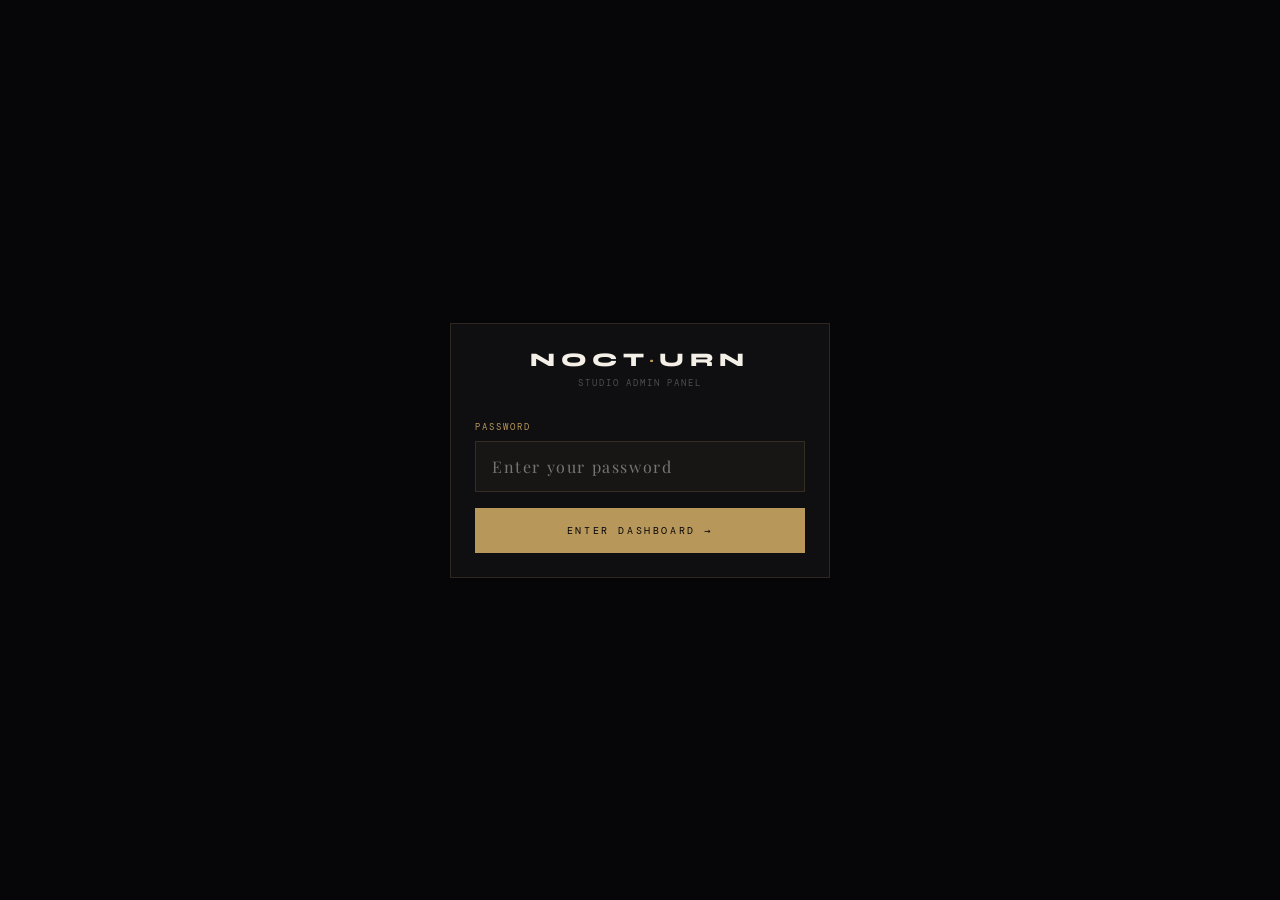
<file: admin-v3.html>
<!DOCTYPE html>
<html lang="en">
<head>
<meta charset="UTF-8">
<meta name="viewport" content="width=device-width, initial-scale=1.0">
<title>Admin — Nocturne Studio</title>
<link rel="preconnect" href="https://fonts.googleapis.com">
<link href="https://fonts.googleapis.com/css2?family=Playfair+Display:ital,wght@0,400;0,700;1,400&family=Syne:wght@400;700;800&family=DM+Mono:wght@300;400&display=swap" rel="stylesheet">
<style>
*,*::before,*::after{margin:0;padding:0;box-sizing:border-box}
:root{
  --ink:#060608;--paper:#f4f0e8;--gold:#b8975a;--gold2:#d4af6e;
  --dim:#0f0f12;--mid:#1c1c22;--border:rgba(184,151,90,0.18);
  --light:rgba(244,240,232,0.55);--muted:rgba(244,240,232,0.28);
  --green:#22c55e;--red:#ef4444;--blue:#3b82f6;
  --ff:'Playfair Display',serif;
  --fs:'Syne',sans-serif;
  --fm:'DM Mono',monospace;
}
html{scroll-behavior:smooth}
body{background:var(--ink);color:var(--paper);font-family:var(--fs);min-height:100vh}

/* ── LOGIN ── */
#loginScreen{
  position:fixed;inset:0;background:var(--ink);z-index:9999;
  display:flex;align-items:center;justify-content:center;
  flex-direction:column;gap:0;
}
.login-box{
  width:100%;max-width:380px;padding:24px;
  background:var(--dim);border:1px solid var(--border);
  margin:0 24px;
}
.login-logo{
  font-family:var(--fs);font-weight:800;font-size:1.2rem;
  letter-spacing:.28em;color:var(--paper);text-align:center;
  margin-bottom:6px;
}
.login-logo b{color:var(--gold)}
.login-sub{
  font-family:var(--fm);font-size:.58rem;letter-spacing:.2em;
  text-transform:uppercase;color:var(--muted);text-align:center;
  margin-bottom:32px;
}
.login-label{
  font-family:var(--fm);font-size:.58rem;letter-spacing:.22em;
  text-transform:uppercase;color:var(--gold);display:block;margin-bottom:8px;
}
.login-input{
  width:100%;background:rgba(184,151,90,.05);border:1px solid var(--border);
  color:var(--paper);font-family:var(--ff);font-size:1rem;
  padding:14px 16px;outline:none;transition:border-color .3s;
  letter-spacing:.1em;
}
.login-input:focus{border-color:rgba(184,151,90,.5)}
.login-btn{
  width:100%;background:var(--gold);border:none;color:var(--ink);
  font-family:var(--fm);font-size:.65rem;letter-spacing:.25em;
  text-transform:uppercase;padding:16px;margin-top:16px;
  cursor:pointer;transition:background .3s;
}
.login-btn:hover{background:var(--paper)}
.login-err{
  font-family:var(--fm);font-size:.58rem;letter-spacing:.12em;
  color:var(--red);text-align:center;margin-top:10px;display:none;
}
.login-err.show{display:block}

/* ── SIDEBAR ── */
#app{display:none;min-height:100vh}
.layout{display:grid;grid-template-columns:220px 1fr;min-height:100vh}
.sidebar{
  background:var(--dim);border-right:1px solid var(--border);
  position:fixed;top:0;left:0;bottom:0;width:220px;
  display:flex;flex-direction:column;z-index:100;
  overflow-y:auto;
}
.sidebar-logo{
  padding:24px 20px;border-bottom:1px solid var(--border);
  font-family:var(--fs);font-weight:800;font-size:1rem;
  letter-spacing:.22em;color:var(--paper);flex-shrink:0;
}
.sidebar-logo b{color:var(--gold)}
.sidebar-logo small{
  display:block;font-family:var(--fm);font-size:.52rem;
  letter-spacing:.18em;color:var(--muted);margin-top:3px;
  font-weight:400;
}
.nav-section{
  padding:16px 0 8px;
  font-family:var(--fm);font-size:.52rem;letter-spacing:.25em;
  text-transform:uppercase;color:var(--muted);padding-left:20px;
}
.nav-item{
  display:flex;align-items:center;gap:10px;
  padding:11px 20px;cursor:pointer;
  font-family:var(--fm);font-size:.62rem;letter-spacing:.14em;
  text-transform:uppercase;color:var(--muted);
  transition:all .25s;border-left:2px solid transparent;
  user-select:none;
}
.nav-item:hover{color:var(--light);background:rgba(184,151,90,.04)}
.nav-item.active{
  color:var(--gold);border-left-color:var(--gold);
  background:rgba(184,151,90,.07);
}
.nav-icon{font-size:.9rem;width:16px;text-align:center}
.sidebar-bottom{
  margin-top:auto;padding:16px 20px;
  border-top:1px solid var(--border);
}
.logout-btn{
  width:100%;background:none;border:1px solid var(--border);
  color:var(--muted);font-family:var(--fm);font-size:.58rem;
  letter-spacing:.18em;text-transform:uppercase;padding:10px;
  cursor:pointer;transition:all .3s;
}
.logout-btn:hover{border-color:var(--red);color:var(--red)}

/* ── MAIN CONTENT ── */
.main{margin-left:220px;padding:32px 28px;min-height:100vh}
.page{display:none}
.page.active{display:block}

/* PAGE HEADER */
.page-header{margin-bottom:32px;padding-bottom:20px;border-bottom:1px solid var(--border)}
.page-title{
  font-family:var(--fs);font-weight:800;font-size:1.8rem;
  text-transform:uppercase;letter-spacing:-.01em;margin-bottom:4px;
}
.page-sub{
  font-family:var(--ff);font-style:italic;font-size:.9rem;color:var(--muted);
}

/* DASHBOARD CARDS */
.stats-row{display:grid;grid-template-columns:repeat(4,1fr);gap:12px;margin-bottom:28px}
.stat-card{
  background:var(--dim);border:1px solid var(--border);padding:20px;
  transition:border-color .3s;
}
.stat-card:hover{border-color:rgba(184,151,90,.35)}
.stat-card-label{
  font-family:var(--fm);font-size:.56rem;letter-spacing:.2em;
  text-transform:uppercase;color:var(--muted);margin-bottom:8px;
}
.stat-card-num{
  font-family:var(--fs);font-weight:800;font-size:2rem;color:var(--gold);
}
.stat-card-sub{
  font-family:var(--fm);font-size:.55rem;letter-spacing:.12em;
  color:var(--muted);margin-top:4px;
}

/* QUICK LINKS */
.quick-grid{display:grid;grid-template-columns:repeat(2,1fr);gap:10px;margin-bottom:28px}
.quick-btn{
  background:var(--dim);border:1px solid var(--border);padding:16px;
  display:flex;align-items:center;gap:12px;cursor:pointer;
  text-decoration:none;transition:all .3s;
}
.quick-btn:hover{border-color:rgba(184,151,90,.4);background:rgba(184,151,90,.04)}
.quick-btn-icon{font-size:1.2rem;width:24px;text-align:center}
.quick-btn-text{}
.quick-btn-title{
  font-family:var(--fm);font-size:.62rem;letter-spacing:.14em;
  text-transform:uppercase;color:var(--light);
}
.quick-btn-sub{
  font-family:var(--ff);font-style:italic;font-size:.78rem;
  color:var(--muted);margin-top:2px;
}

/* AVAILABILITY TOGGLE */
.avail-card{
  background:var(--dim);border:1px solid var(--border);padding:20px;
  display:flex;align-items:center;justify-content:space-between;
  margin-bottom:28px;
}
.avail-info{}
.avail-title{
  font-family:var(--fs);font-weight:700;font-size:1rem;margin-bottom:4px;
}
.avail-desc{font-family:var(--ff);font-style:italic;font-size:.85rem;color:var(--muted)}
.toggle-wrap{display:flex;align-items:center;gap:12px}
.toggle-label{font-family:var(--fm);font-size:.6rem;letter-spacing:.15em;text-transform:uppercase}
.toggle{
  width:52px;height:28px;background:var(--muted);border-radius:14px;
  position:relative;cursor:pointer;transition:background .3s;border:none;
  flex-shrink:0;
}
.toggle.on{background:var(--green)}
.toggle::after{
  content:'';position:absolute;top:3px;left:3px;
  width:22px;height:22px;border-radius:50%;background:white;
  transition:transform .3s;
}
.toggle.on::after{transform:translateX(24px)}

/* SECTION CARD */
.section-card{
  background:var(--dim);border:1px solid var(--border);margin-bottom:20px;
}
.section-card-header{
  padding:18px 20px;border-bottom:1px solid var(--border);
  display:flex;align-items:center;justify-content:space-between;
}
.section-card-title{
  font-family:var(--fs);font-weight:700;font-size:1rem;
}
.section-card-body{padding:20px}

/* FORM ELEMENTS */
.fg{margin-bottom:16px}
.fg label{
  display:block;font-family:var(--fm);font-size:.56rem;
  letter-spacing:.22em;text-transform:uppercase;color:var(--gold);margin-bottom:7px;
}
.fg input,.fg textarea,.fg select{
  width:100%;background:rgba(184,151,90,.04);border:1px solid var(--border);
  color:var(--paper);font-family:var(--ff);font-size:.93rem;
  padding:12px 14px;outline:none;transition:border-color .3s;
  -webkit-appearance:none;appearance:none;
}
.fg input:focus,.fg textarea:focus,.fg select:focus{
  border-color:rgba(184,151,90,.5);background:rgba(184,151,90,.06);
}
.fg input::placeholder,.fg textarea::placeholder{color:var(--muted)}
.fg textarea{resize:vertical;min-height:80px;line-height:1.6}
.fg select option{background:#1c1c22}
.row2{display:grid;grid-template-columns:1fr 1fr;gap:14px}
.row3{display:grid;grid-template-columns:1fr 1fr 1fr;gap:14px}

/* BUTTONS */
.btn-gold{
  background:var(--gold);border:none;color:var(--ink);
  font-family:var(--fm);font-size:.6rem;letter-spacing:.2em;
  text-transform:uppercase;padding:12px 28px;cursor:pointer;
  transition:background .3s,transform .2s;
  clip-path:polygon(0 0,calc(100% - 8px) 0,100% 8px,100% 100%,8px 100%,0 calc(100% - 8px));
}
.btn-gold:hover{background:var(--paper);transform:translateY(-1px)}
.btn-outline{
  background:none;border:1px solid var(--border);color:var(--muted);
  font-family:var(--fm);font-size:.58rem;letter-spacing:.18em;
  text-transform:uppercase;padding:10px 20px;cursor:pointer;transition:all .3s;
}
.btn-outline:hover{border-color:var(--gold);color:var(--light)}
.btn-danger{
  background:none;border:1px solid rgba(239,68,68,.3);color:var(--red);
  font-family:var(--fm);font-size:.56rem;letter-spacing:.15em;
  text-transform:uppercase;padding:8px 16px;cursor:pointer;transition:all .3s;
}
.btn-danger:hover{background:rgba(239,68,68,.1)}
.btn-row{display:flex;gap:10px;align-items:center;margin-top:16px;flex-wrap:wrap}

/* PROJECT CARDS */
.proj-list{display:flex;flex-direction:column;gap:10px}
.proj-item{
  background:rgba(184,151,90,.03);border:1px solid var(--border);
  padding:16px;display:flex;align-items:flex-start;
  justify-content:space-between;gap:16px;transition:border-color .3s;
}
.proj-item:hover{border-color:rgba(184,151,90,.3)}
.proj-thumb{
  width:56px;height:56px;background:var(--mid);
  flex-shrink:0;display:flex;align-items:center;justify-content:center;
  font-size:1.4rem;overflow:hidden;
}
.proj-thumb img{width:100%;height:100%;object-fit:cover}
.proj-info{flex:1}
.proj-name{
  font-family:var(--fs);font-weight:700;font-size:.95rem;margin-bottom:3px;
}
.proj-meta{
  font-family:var(--fm);font-size:.56rem;letter-spacing:.13em;
  text-transform:uppercase;color:var(--gold);margin-bottom:4px;
}
.proj-desc{
  font-family:var(--ff);font-style:italic;font-size:.82rem;
  color:var(--muted);line-height:1.5;
}
.proj-actions{display:flex;gap:8px;flex-shrink:0}

/* TESTIMONIAL CARDS */
.testi-list{display:flex;flex-direction:column;gap:10px}
.testi-item{
  background:rgba(184,151,90,.03);border:1px solid var(--border);
  padding:16px;display:flex;align-items:flex-start;
  justify-content:space-between;gap:14px;transition:border-color .3s;
}
.testi-item:hover{border-color:rgba(184,151,90,.3)}
.testi-av{
  width:44px;height:44px;border-radius:50%;background:var(--gold);
  display:flex;align-items:center;justify-content:center;
  font-family:var(--fs);font-weight:800;font-size:.9rem;
  color:var(--ink);flex-shrink:0;overflow:hidden;
}
.testi-av img{width:100%;height:100%;object-fit:cover;border-radius:50%}
.testi-info{flex:1}
.testi-name{font-family:var(--fs);font-weight:700;font-size:.9rem;margin-bottom:2px}
.testi-role{font-family:var(--fm);font-size:.55rem;letter-spacing:.12em;text-transform:uppercase;color:var(--gold);margin-bottom:6px}
.testi-text{font-family:var(--ff);font-style:italic;font-size:.85rem;color:var(--muted);line-height:1.5}
.stars{color:var(--gold);font-size:.8rem;margin-bottom:4px}
.testi-actions{display:flex;gap:8px;flex-shrink:0}

/* STATS EDITOR */
.stats-edit-grid{display:grid;grid-template-columns:repeat(3,1fr);gap:12px}
.stat-edit-card{
  background:rgba(184,151,90,.04);border:1px solid var(--border);padding:16px;
}
.stat-edit-label{
  font-family:var(--fm);font-size:.56rem;letter-spacing:.2em;
  text-transform:uppercase;color:var(--gold);margin-bottom:8px;
}
.stat-edit-input{
  width:100%;background:var(--mid);border:1px solid var(--border);
  color:var(--paper);font-family:var(--fs);font-weight:800;
  font-size:1.8rem;padding:8px 12px;outline:none;
  transition:border-color .3s;text-align:center;
}
.stat-edit-input:focus{border-color:rgba(184,151,90,.5)}

/* TOAST */
.toast{
  position:fixed;bottom:24px;right:24px;z-index:9998;
  background:var(--dim);border:1px solid var(--border);
  padding:14px 20px;display:flex;align-items:center;gap:10px;
  font-family:var(--fm);font-size:.62rem;letter-spacing:.15em;
  transform:translateY(80px);opacity:0;
  transition:all .4s cubic-bezier(0.34,1.56,0.64,1);
  pointer-events:none;max-width:300px;
}
.toast.show{transform:translateY(0);opacity:1}
.toast.success{border-color:rgba(34,197,94,.4);color:var(--green)}
.toast.error{border-color:rgba(239,68,68,.4);color:var(--red)}

/* IMAGE PREVIEW */
.img-preview{
  width:100%;height:140px;background:var(--mid);border:1px dashed var(--border);
  display:flex;align-items:center;justify-content:center;
  margin-bottom:10px;position:relative;overflow:hidden;cursor:pointer;
  transition:border-color .3s;
}
.img-preview:hover{border-color:var(--gold)}
.img-preview img{width:100%;height:100%;object-fit:contain}
.img-preview-text{
  font-family:var(--ff);font-style:italic;font-size:.85rem;
  color:var(--muted);text-align:center;
}
.img-input{position:absolute;inset:0;opacity:0;cursor:pointer;width:100%;height:100%}

/* STAR RATING INPUT */
.star-input{display:flex;gap:4px;margin-bottom:4px}
.star-btn{
  background:none;border:none;font-size:1.3rem;cursor:pointer;
  color:var(--border);transition:color .2s;padding:2px;
}
.star-btn.active{color:var(--gold)}

/* EMPTY STATE */
.empty-state{
  text-align:center;padding:48px 20px;
  font-family:var(--ff);font-style:italic;font-size:.95rem;color:var(--muted);
}
.empty-icon{font-size:2.5rem;margin-bottom:12px;opacity:.3}

/* DIVIDER */
.div{height:1px;background:var(--border);margin:20px 0}

/* MOBILE SIDEBAR */
.mob-header{
  display:none;background:var(--dim);border-bottom:1px solid var(--border);
  padding:14px 20px;position:fixed;top:0;left:0;right:0;z-index:99;
  align-items:center;justify-content:space-between;
}
.mob-logo{font-family:var(--fs);font-weight:800;font-size:.9rem;letter-spacing:.2em}
.mob-logo b{color:var(--gold)}
.mob-menu-btn{
  background:none;border:none;color:var(--paper);font-size:1.2rem;cursor:pointer;
}
.mob-overlay{
  display:none;position:fixed;inset:0;background:rgba(0,0,0,.7);z-index:98;
}
.mob-overlay.show{display:block}
.sidebar.mob-open{transform:translateX(0)!important}

/* RESPONSIVE */
@media(max-width:768px){
  .layout{grid-template-columns:1fr}
  .sidebar{transform:translateX(-100%);transition:transform .3s}
  .main{margin-left:0;padding:80px 16px 32px}
  .mob-header{display:flex}
  .stats-row{grid-template-columns:1fr 1fr}
  .quick-grid{grid-template-columns:1fr 1fr}
  .row2,.row3{grid-template-columns:1fr}
  .stats-edit-grid{grid-template-columns:1fr}
}
</style>
</head>
<body>

<!-- ── LOGIN ── -->
<div id="loginScreen">
  <div class="login-box">
    <div class="login-logo">NOCT<b>·</b>URN</div>
    <div class="login-sub">Studio Admin Panel</div>
    <label class="login-label">Password</label>
    <input type="password" class="login-input" id="pwInput" placeholder="Enter your password" onkeydown="if(event.key==='Enter')doLogin()">
    <button class="login-btn" onclick="doLogin()">Enter Dashboard →</button>
    <div class="login-err" id="loginErr">Wrong password. Try again.</div>
  </div>
</div>

<!-- ── APP ── -->
<div id="app">

  <!-- Mobile header -->
  <div class="mob-header">
    <div class="mob-logo">NOCT<b>·</b>URN</div>
    <button class="mob-menu-btn" onclick="toggleSidebar()">☰</button>
  </div>
  <div class="mob-overlay" id="mobOverlay" onclick="toggleSidebar()"></div>

  <div class="layout">

    <!-- SIDEBAR -->
    <div class="sidebar" id="sidebar">
      <div class="sidebar-logo">
        NOCT<b>·</b>URN
        <small>Admin Dashboard</small>
      </div>

      <div class="nav-section">Main</div>
      <div class="nav-item active" onclick="showPage('dashboard',this)"><span class="nav-icon">◆</span> Dashboard</div>
      <div class="nav-item" onclick="showPage('portfolio',this)"><span class="nav-icon">◈</span> Portfolio</div>
      <div class="nav-item" onclick="showPage('testimonials',this)"><span class="nav-icon">✦</span> Testimonials</div>

      <div class="nav-section">Settings</div>
      <div class="nav-item" onclick="showPage('stats',this)"><span class="nav-icon">→</span> Site Stats</div>
      <div class="nav-item" onclick="showPage('availability',this)"><span class="nav-icon">◎</span> Availability</div>

      <div class="nav-section">Links</div>
      <div class="nav-item" onclick="window.open('https://nocturne-studio-theta.vercel.app','_blank')"><span class="nav-icon">🌐</span> Live Site</div>
      <div class="nav-item" onclick="window.open('https://nocturne-studio-theta.vercel.app/brief.html','_blank')"><span class="nav-icon">📋</span> Brief Form</div>
      <div class="nav-item" onclick="window.open('https://formspree.io','_blank')"><span class="nav-icon">📧</span> Formspree</div>
      <div class="nav-item" onclick="window.open('https://wa.me/2347025689062','_blank')"><span class="nav-icon">💬</span> WhatsApp</div>

      <div class="sidebar-bottom">
        <button class="logout-btn" onclick="doLogout()">← Log Out</button>
      </div>
    </div>

    <!-- MAIN -->
    <div class="main">

      <!-- ══ DASHBOARD ══ -->
      <div class="page active" id="page-dashboard">
        <div class="page-header">
          <div class="page-title">Welcome back, Joshua 👋</div>
          <div class="page-sub">Here is your Nocturne Studio at a glance</div>
        </div>

        <!-- Stats row -->
        <div class="stats-row">
          <div class="stat-card">
            <div class="stat-card-label">Projects</div>
            <div class="stat-card-num" id="dash-projects">0</div>
            <div class="stat-card-sub">In portfolio</div>
          </div>
          <div class="stat-card">
            <div class="stat-card-label">Testimonials</div>
            <div class="stat-card-num" id="dash-testimonials">0</div>
            <div class="stat-card-sub">On site</div>
          </div>
          <div class="stat-card">
            <div class="stat-card-label">Availability</div>
            <div class="stat-card-num" id="dash-avail" style="font-size:1rem;margin-top:6px">Open</div>
            <div class="stat-card-sub">Current status</div>
          </div>
          <div class="stat-card">
            <div class="stat-card-label">Site Stats</div>
            <div class="stat-card-num" id="dash-clients">0</div>
            <div class="stat-card-sub">Happy clients</div>
          </div>
        </div>

        <!-- Availability toggle -->
        <div class="avail-card">
          <div class="avail-info">
            <div class="avail-title">Project Availability</div>
            <div class="avail-desc">Controls the "Available" status shown on your live site</div>
          </div>
          <div class="toggle-wrap">
            <div class="toggle-label" id="toggleLabel">Open</div>
            <button class="toggle on" id="availToggle" onclick="toggleAvail()"></button>
          </div>
        </div>

        <!-- Quick links -->
        <div style="font-family:var(--fm);font-size:.58rem;letter-spacing:.22em;text-transform:uppercase;color:var(--muted);margin-bottom:12px">Quick Access</div>
        <div class="quick-grid">
          <a class="quick-btn" href="https://nocturne-studio-theta.vercel.app" target="_blank">
            <div class="quick-btn-icon">🌐</div>
            <div class="quick-btn-text">
              <div class="quick-btn-title">View Live Site</div>
              <div class="quick-btn-sub">nocturne-studio-theta.vercel.app</div>
            </div>
          </a>
          <a class="quick-btn" href="https://nocturne-studio-theta.vercel.app/brief.html" target="_blank">
            <div class="quick-btn-icon">📋</div>
            <div class="quick-btn-text">
              <div class="quick-btn-title">Client Brief Form</div>
              <div class="quick-btn-sub">Share with new clients</div>
            </div>
          </a>
          <a class="quick-btn" href="mailto:ubahjoshua9@gmail.com" target="_blank">
            <div class="quick-btn-icon">📧</div>
            <div class="quick-btn-text">
              <div class="quick-btn-title">Check Gmail</div>
              <div class="quick-btn-sub">ubahjoshua9@gmail.com</div>
            </div>
          </a>
          <a class="quick-btn" href="https://wa.me/2347025689062" target="_blank">
            <div class="quick-btn-icon">💬</div>
            <div class="quick-btn-text">
              <div class="quick-btn-title">WhatsApp</div>
              <div class="quick-btn-sub">+234 702 568 9062</div>
            </div>
          </a>
          <a class="quick-btn" href="https://formspree.io" target="_blank">
            <div class="quick-btn-icon">📨</div>
            <div class="quick-btn-text">
              <div class="quick-btn-title">Formspree Inbox</div>
              <div class="quick-btn-sub">View form submissions</div>
            </div>
          </a>
          <a class="quick-btn" href="https://github.com/kennyorlando65-prog/nocturne-studio" target="_blank">
            <div class="quick-btn-icon">⚙</div>
            <div class="quick-btn-text">
              <div class="quick-btn-title">GitHub Repo</div>
              <div class="quick-btn-sub">Update site files</div>
            </div>
          </a>
        </div>
      </div>

      <!-- ══ PORTFOLIO ══ -->
      <div class="page" id="page-portfolio">
        <div class="page-header">
          <div class="page-title">Portfolio</div>
          <div class="page-sub">Add and manage your projects. These show on your live site.</div>
        </div>

        <!-- Add project form -->
        <div class="section-card">
          <div class="section-card-header">
            <div class="section-card-title">Add New Project</div>
          </div>
          <div class="section-card-body">
            <div class="row2">
              <div class="fg">
                <label>Client / Brand Name *</label>
                <input type="text" id="p_name" placeholder="J AUTO">
              </div>
              <div class="fg">
                <label>Industry *</label>
                <input type="text" id="p_industry" placeholder="Automotive">
              </div>
            </div>
            <div class="row2">
              <div class="fg">
                <label>Service Type *</label>
                <select id="p_service">
                  <option value="">Select service...</option>
                  <option>Logo Design</option>
                  <option>Brand Identity</option>
                  <option>Web Design</option>
                  <option>Social Media</option>
                  <option>Full Brand Launch</option>
                  <option>Packaging Design</option>
                  <option>Brand Strategy</option>
                </select>
              </div>
              <div class="fg">
                <label>Year Completed *</label>
                <input type="text" id="p_year" placeholder="2025">
              </div>
            </div>
            <div class="fg">
              <label>Short Description *</label>
              <textarea id="p_desc" placeholder="What was the brief? What did you build? What was the result?"></textarea>
            </div>
            <div class="fg">
              <label>Project Image / Logo</label>
              <div class="img-preview" id="p_imgPreview" onclick="document.getElementById('p_imgInput').click()">
                <div class="img-preview-text">◈<br>Tap to upload logo or project image</div>
                <input type="file" id="p_imgInput" class="img-input" accept="image/*" onchange="previewImg(this,'p_imgPreview','p_imgData')">
              </div>
              <input type="hidden" id="p_imgData">
            </div>
            <div class="fg">
              <label>Client Website or Instagram (optional)</label>
              <input type="text" id="p_link" placeholder="instagram.com/clienthandle">
            </div>
            <div class="btn-row">
              <button class="btn-gold" onclick="addProject()">Add to Portfolio →</button>
              <button class="btn-outline" onclick="clearProjectForm()">Clear</button>
            </div>
          </div>
        </div>

        <!-- Projects list -->
        <div class="section-card">
          <div class="section-card-header">
            <div class="section-card-title">Your Projects</div>
            <div style="font-family:var(--fm);font-size:.58rem;letter-spacing:.15em;color:var(--muted)" id="projCount">0 projects</div>
          </div>
          <div class="section-card-body">
            <div class="proj-list" id="projList">
              <div class="empty-state">
                <div class="empty-icon">◈</div>
                No projects yet. Add your first one above.
              </div>
            </div>
          </div>
        </div>
      </div>

      <!-- ══ TESTIMONIALS ══ -->
      <div class="page" id="page-testimonials">
        <div class="page-header">
          <div class="page-title">Testimonials</div>
          <div class="page-sub">Add real client reviews. These show on your live site.</div>
        </div>

        <!-- Add testimonial form -->
        <div class="section-card">
          <div class="section-card-header">
            <div class="section-card-title">Add New Testimonial</div>
          </div>
          <div class="section-card-body">
            <div class="row2">
              <div class="fg">
                <label>Client Full Name *</label>
                <input type="text" id="t_name" placeholder="Adaeze Okonkwo">
              </div>
              <div class="fg">
                <label>Their Business Name *</label>
                <input type="text" id="t_biz" placeholder="Bloom Skincare">
              </div>
            </div>
            <div class="fg">
              <label>Their Role / Title</label>
              <input type="text" id="t_role" placeholder="Founder, Bloom Skincare · Lagos">
            </div>
            <div class="fg">
              <label>What They Said *</label>
              <textarea id="t_text" placeholder="Paste their exact words here — from WhatsApp, email or voice note transcribed..."></textarea>
            </div>
            <div class="fg">
              <label>Star Rating *</label>
              <div class="star-input" id="starInput">
                <button type="button" class="star-btn" onclick="setStar(1)">★</button>
                <button type="button" class="star-btn" onclick="setStar(2)">★</button>
                <button type="button" class="star-btn" onclick="setStar(3)">★</button>
                <button type="button" class="star-btn" onclick="setStar(4)">★</button>
                <button type="button" class="star-btn active" onclick="setStar(5)">★</button>
              </div>
              <input type="hidden" id="t_stars" value="5">
            </div>
            <div class="fg">
              <label>Client Photo (optional)</label>
              <div class="img-preview" id="t_imgPreview" onclick="document.getElementById('t_imgInput').click()" style="height:100px">
                <div class="img-preview-text">◈<br>Tap to upload client photo</div>
                <input type="file" id="t_imgInput" class="img-input" accept="image/*" onchange="previewImg(this,'t_imgPreview','t_imgData')">
              </div>
              <input type="hidden" id="t_imgData">
            </div>
            <div class="btn-row">
              <button class="btn-gold" onclick="addTestimonial()">Add Testimonial →</button>
              <button class="btn-outline" onclick="clearTestiForm()">Clear</button>
            </div>
          </div>
        </div>

        <!-- Testimonials list -->
        <div class="section-card">
          <div class="section-card-header">
            <div class="section-card-title">Your Testimonials</div>
            <div style="font-family:var(--fm);font-size:.58rem;letter-spacing:.15em;color:var(--muted)" id="testiCount">0 testimonials</div>
          </div>
          <div class="section-card-body">
            <div class="testi-list" id="testiList">
              <div class="empty-state">
                <div class="empty-icon">✦</div>
                No testimonials yet. Add your first client review above.
              </div>
            </div>
          </div>
        </div>
      </div>

      <!-- ══ STATS ══ -->
      <div class="page" id="page-stats">
        <div class="page-header">
          <div class="page-title">Site Stats</div>
          <div class="page-sub">Update the numbers shown on your live website.</div>
        </div>

        <div class="section-card">
          <div class="section-card-header">
            <div class="section-card-title">Your Numbers</div>
          </div>
          <div class="section-card-body">
            <div class="stats-edit-grid">
              <div class="stat-edit-card">
                <div class="stat-edit-label">Projects Completed</div>
                <input type="text" class="stat-edit-input" id="s_projects" value="0" placeholder="0">
              </div>
              <div class="stat-edit-card">
                <div class="stat-edit-label">Happy Clients</div>
                <input type="text" class="stat-edit-input" id="s_clients" value="0" placeholder="0">
              </div>
              <div class="stat-edit-card">
                <div class="stat-edit-label">Years Experience</div>
                <input type="text" class="stat-edit-input" id="s_years" value="1" placeholder="1">
              </div>
            </div>
            <div class="btn-row" style="margin-top:20px">
              <button class="btn-gold" onclick="saveStats()">Save Stats →</button>
            </div>
          </div>
        </div>

        <div class="section-card">
          <div class="section-card-header">
            <div class="section-card-title">Services Offered</div>
          </div>
          <div class="section-card-body">
            <div class="row2">
              <div class="fg">
                <label>Service 1</label>
                <input type="text" id="sv1" placeholder="Brand Identity">
              </div>
              <div class="fg">
                <label>Service 2</label>
                <input type="text" id="sv2" placeholder="Web Design">
              </div>
              <div class="fg">
                <label>Service 3</label>
                <input type="text" id="sv3" placeholder="Social Media Content">
              </div>
              <div class="fg">
                <label>Service 4</label>
                <input type="text" id="sv4" placeholder="Full Brand Launch">
              </div>
            </div>
            <div class="btn-row">
              <button class="btn-gold" onclick="saveServices()">Save Services →</button>
            </div>
          </div>
        </div>
      </div>

      <!-- ══ AVAILABILITY ══ -->
      <div class="page" id="page-availability">
        <div class="page-header">
          <div class="page-title">Availability</div>
          <div class="page-sub">Control what clients see about your availability on the live site.</div>
        </div>

        <div class="section-card">
          <div class="section-card-header">
            <div class="section-card-title">Current Status</div>
          </div>
          <div class="section-card-body">
            <div class="avail-card" style="margin-bottom:0">
              <div class="avail-info">
                <div class="avail-title" id="avail-status-title">Currently Available</div>
                <div class="avail-desc" id="avail-status-desc">Clients can see you are accepting new projects</div>
              </div>
              <div class="toggle-wrap">
                <div class="toggle-label" id="toggleLabel2">Open</div>
                <button class="toggle on" id="availToggle2" onclick="toggleAvail()"></button>
              </div>
            </div>
            <div class="div"></div>
            <div class="fg">
              <label>Availability Message (shown on site)</label>
              <input type="text" id="avail_msg" value="Available now — 2 project slots open this month">
            </div>
            <div class="fg">
              <label>Slots Available This Month</label>
              <input type="text" id="avail_slots" value="2" placeholder="2">
            </div>
            <div class="btn-row">
              <button class="btn-gold" onclick="saveAvailability()">Save Availability →</button>
            </div>
          </div>
        </div>

        <!-- FREE TRIAL MANAGEMENT -->
        <div class="section-card" style="margin-top:16px">
          <div class="section-card-header">
            <div class="section-card-title">Free Trial Offer</div>
          </div>
          <div class="section-card-body">

            <!-- MASTER TOGGLE -->
            <div class="avail-card" style="margin-bottom:20px">
              <div class="avail-info">
                <div class="avail-title" id="trialStatusTitle">Free Trial Active</div>
                <div class="avail-desc" id="trialStatusDesc">Visitors see the free first project offer on your site</div>
              </div>
              <div class="toggle-wrap">
                <div class="toggle-label" id="trialToggleLabel">On</div>
                <button class="toggle on" id="trialToggleBtn" onclick="toggleFreeTrial()"></button>
              </div>
            </div>

            <!-- SLOTS COUNTER -->
            <div style="display:grid;grid-template-columns:1fr 1fr;gap:12px;margin-bottom:20px">
              <div style="background:rgba(184,151,90,0.06);border:1px solid rgba(184,151,90,0.18);padding:18px;text-align:center">
                <div style="font-family:var(--sans);font-weight:700;font-size:2rem;color:var(--gold)" id="slotsUsedDisplay">0</div>
                <div style="font-family:var(--mono);font-size:.56rem;letter-spacing:.15em;text-transform:uppercase;color:var(--text-mid);margin-top:4px">Claimed</div>
              </div>
              <div style="background:rgba(184,151,90,0.06);border:1px solid rgba(184,151,90,0.18);padding:18px;text-align:center">
                <div style="font-family:var(--sans);font-weight:700;font-size:2rem;color:var(--gold)" id="slotsLeftDisplay">3</div>
                <div style="font-family:var(--mono);font-size:.56rem;letter-spacing:.15em;text-transform:uppercase;color:var(--text-mid);margin-top:4px">Remaining</div>
              </div>
            </div>

            <!-- SLOTS SETTING -->
            <div class="fg" style="margin-bottom:16px">
              <label>Total Free Slots Available</label>
              <input type="number" id="trial_slots" value="3" min="0" max="50" placeholder="3">
              <div style="font-family:var(--mono);font-size:.54rem;letter-spacing:.12em;color:var(--text-low);margin-top:6px">When all slots are claimed the free offer hides automatically from your site</div>
            </div>

            <!-- CLAIMED LIST -->
            <div style="margin-bottom:16px">
              <div style="font-family:var(--mono);font-size:.58rem;letter-spacing:.2em;text-transform:uppercase;color:var(--gold);margin-bottom:12px">Who Claimed</div>
              <div id="claimedList" style="display:flex;flex-direction:column;gap:8px;max-height:240px;overflow-y:auto"></div>
              <div id="claimedEmpty" style="font-family:var(--serif);font-style:italic;font-size:.88rem;color:var(--text-low);padding:12px 0">No claims yet — share your site to get your first one</div>
            </div>

            <!-- ADD MANUAL CLAIM -->
            <div style="background:rgba(184,151,90,0.04);border:1px solid rgba(184,151,90,0.14);padding:16px;margin-bottom:16px">
              <div style="font-family:var(--mono);font-size:.56rem;letter-spacing:.18em;text-transform:uppercase;color:var(--gold);margin-bottom:12px">Log a Manual Claim</div>
              <div style="display:grid;grid-template-columns:1fr 1fr;gap:10px;margin-bottom:10px">
                <div class="fg"><label>Client Name</label><input type="text" id="claimName" placeholder="Adaeze Okonkwo"></div>
                <div class="fg"><label>WhatsApp / Email</label><input type="text" id="claimContact" placeholder="+234 or email"></div>
              </div>
              <div class="fg" style="margin-bottom:10px"><label>Brand / Business</label><input type="text" id="claimBrand" placeholder="Bloom Skincare"></div>
              <button class="btn-gold" onclick="addClaim()" style="width:100%">Log This Claim →</button>
            </div>

            <!-- BADGE TEXT -->
            <div class="fg" style="margin-bottom:10px">
              <label>Free Trial Badge Text</label>
              <input type="text" id="trial_text" value="Currently accepting free projects" placeholder="Currently accepting free projects">
            </div>
            <div class="fg" style="margin-bottom:16px">
              <label>Free Trial Description</label>
              <input type="text" id="trial_desc" value="First project completely free — no catch" placeholder="First project completely free — no catch">
            </div>

            <div class="btn-row">
              <button class="btn-gold" onclick="saveTrialSettings()">Save Settings →</button>
              <button class="btn-outline" onclick="resetClaims()" style="margin-left:10px">Reset Claims</button>
            </div>
          </div>
        </div>
      </div>

    </div><!-- /main -->
  </div><!-- /layout -->
</div><!-- /app -->

<!-- TOAST -->
<div class="toast" id="toast"></div>

<script>
(function(){

var PWD_HASH = 'dd7b7033b7e4a5f556350d00c043100badf81fb91463f5a400a4518a8c134ffd'; // password is hashed — plain text not stored
var isAvailable = true;
var currentStar = 5;

// ── DATA (localStorage) ──────────────────────
function getData(key, def){ try{ var v=localStorage.getItem('ns_'+key); return v?JSON.parse(v):def; }catch(e){ return def; } }
function setData(key,val){ try{ localStorage.setItem('ns_'+key,JSON.stringify(val)); }catch(e){} }

// ── LOGIN ─────────────────────────────────────
async function doLogin(){
  var pw  = document.getElementById('pwInput').value;
  var err = document.getElementById('loginErr');
  var btn = document.querySelector('.login-btn');
  // Check lockout
  var lockout = parseInt(localStorage.getItem('ns_lockout')||'0');
  if(lockout > Date.now()){
    var mins = Math.ceil((lockout - Date.now())/60000);
    err.textContent = 'Too many attempts. Wait '+mins+' minute(s).';
    err.classList.add('show');
    document.getElementById('pwInput').disabled = true;
    return;
  } else {
    localStorage.removeItem('ns_lockout');
    localStorage.removeItem('ns_login_attempts');
    document.getElementById('pwInput').disabled = false;
    err.textContent = 'Wrong password. Try again.';
  }
  if(!pw){ err.classList.add('show'); return; }
  // Hash the input with SHA-256 using browser SubtleCrypto — no plain text stored
  try{
    btn.textContent = 'Verifying...';
    btn.disabled = true;
    var enc  = new TextEncoder().encode(pw);
    var buf  = await window.crypto.subtle.digest('SHA-256', enc);
    var hex  = Array.from(new Uint8Array(buf)).map(function(b){ return b.toString(16).padStart(2,'0'); }).join('');
    if(hex === PWD_HASH){
      document.getElementById('loginScreen').style.display = 'none';
      document.getElementById('app').style.display = 'block';
      setData('auth', hex); localStorage.setItem('ns_login_time', Date.now()); localStorage.removeItem('ns_login_attempts'); localStorage.removeItem('ns_lockout');
      initApp();
    } else {
      err.classList.add('show');
      document.getElementById('pwInput').value = '';
      document.getElementById('pwInput').focus();
    }
  } catch(e){
    err.classList.add('show');
  } finally {
    btn.textContent = 'Enter Dashboard →';
    btn.disabled = false;
  }
}

function doLogout(){
  setData('auth', false); localStorage.removeItem('ns_login_time');
  document.getElementById('app').style.display = 'none';
  document.getElementById('loginScreen').style.display = 'flex';
  document.getElementById('pwInput').value = '';
}

// Auto login check — session expires after 8 hours
var SESSION_EXPIRY = 8 * 60 * 60 * 1000;
var lastLogin = parseInt(localStorage.getItem('ns_login_time')||'0');
var sessionValid = getData('auth', false) === 'dd7b7033b7e4a5f556350d00c043100badf81fb91463f5a400a4518a8c134ffd' && (Date.now() - lastLogin < SESSION_EXPIRY);
if(sessionValid){
  document.getElementById('loginScreen').style.display = 'none';
  document.getElementById('app').style.display = 'block';
  initApp();
}

// ── NAVIGATION ────────────────────────────────
function showPage(id, el){
  document.querySelectorAll('.page').forEach(function(p){ p.classList.remove('active'); });
  document.querySelectorAll('.nav-item').forEach(function(n){ n.classList.remove('active'); });
  var pg = document.getElementById('page-'+id);
  if(pg) pg.classList.add('active');
  if(el) el.classList.add('active');
  // close mobile sidebar
  document.getElementById('sidebar').classList.remove('mob-open');
  document.getElementById('mobOverlay').classList.remove('show');
  // refresh lists
  if(id==='portfolio') renderProjects();
  if(id==='testimonials') renderTestimonials();
  if(id==='stats') loadStats();
  if(id==='availability'){ loadAvailability(); loadTrialSettings(); }
  if(id==='dashboard') refreshDashboard();
}

// ── MOBILE SIDEBAR ─────────────────────────────
function toggleSidebar(){
  document.getElementById('sidebar').classList.toggle('mob-open');
  document.getElementById('mobOverlay').classList.toggle('show');
}

// ── TOAST ─────────────────────────────────────
function showToast(msg, type){
  var t = document.getElementById('toast');
  t.textContent = (type==='success'?'✦ ':'✕ ') + msg;
  t.className = 'toast ' + (type||'success');
  t.classList.add('show');
  setTimeout(function(){ t.classList.remove('show'); }, 3000);
}

// ── IMAGE PREVIEW ──────────────────────────────
function previewImg(input, previewId, dataId){
  var file = input.files[0];
  if(!file) return;
  var reader = new FileReader();
  reader.onload = function(e){
    var preview = document.getElementById(previewId);
    preview.innerHTML = '<img src="'+e.target.result+'" alt="preview"><input type="file" class="img-input" accept="image/*" onchange="previewImg(this,\''+previewId+'\',\''+dataId+'\')">';
    document.getElementById(dataId).value = e.target.result;
  };
  reader.readAsDataURL(file);
}

// ── STAR RATING ────────────────────────────────
function setStar(n){
  currentStar = n;
  document.getElementById('t_stars').value = n;
  document.querySelectorAll('.star-btn').forEach(function(b,i){
    b.classList.toggle('active', i < n);
  });
}

// ── PROJECTS ──────────────────────────────────
function addProject(){
  var name = document.getElementById('p_name').value.trim();
  var industry = document.getElementById('p_industry').value.trim();
  var service = document.getElementById('p_service').value.trim();
  var year = document.getElementById('p_year').value.trim();
  var desc = document.getElementById('p_desc').value.trim();
  var imgData = document.getElementById('p_imgData').value;
  var link = document.getElementById('p_link').value.trim();

  if(!name||!industry||!service||!year||!desc){
    showToast('Please fill in all required fields', 'error');
    return;
  }

  var projects = getData('projects', []);
  projects.unshift({
    id: Date.now(),
    name: name,
    industry: industry,
    service: service,
    year: year,
    desc: desc,
    img: imgData,
    link: link
  });
  setData('projects', projects);
  renderProjects();
  clearProjectForm();
  refreshDashboard();
  showToast(name + ' added to portfolio!', 'success');
}

function deleteProject(id){
  var projects = getData('projects', []);
  projects = projects.filter(function(p){ return p.id !== id; });
  setData('projects', projects);
  renderProjects();
  refreshDashboard();
  showToast('Project removed', 'success');
}

function renderProjects(){
  var projects = getData('projects', []);
  var list = document.getElementById('projList');
  var count = document.getElementById('projCount');
  if(count) count.textContent = projects.length + ' project' + (projects.length!==1?'s':'');
  if(!list) return;
  if(projects.length === 0){
    list.innerHTML = '<div class="empty-state"><div class="empty-icon">◈</div>No projects yet. Add your first one above.</div>';
    return;
  }
  list.innerHTML = projects.map(function(p){
    return '<div class="proj-item">' +
      '<div class="proj-thumb">' + (p.img ? '<img src="'+p.img+'" alt="'+p.name+'">' : '◈') + '</div>' +
      '<div class="proj-info">' +
        '<div class="proj-name">'+p.name+'</div>' +
        '<div class="proj-meta">'+p.service+' · '+p.industry+' · '+p.year+'</div>' +
        '<div class="proj-desc">'+p.desc+'</div>' +
      '</div>' +
      '<div class="proj-actions">' +
        '<button class="btn-danger" onclick="deleteProject('+p.id+')">Delete</button>' +
      '</div>' +
    '</div>';
  }).join('');
}

function clearProjectForm(){
  ['p_name','p_industry','p_year','p_desc','p_link','p_imgData'].forEach(function(id){
    var el = document.getElementById(id);
    if(el) el.value = '';
  });
  document.getElementById('p_service').value = '';
  var preview = document.getElementById('p_imgPreview');
  if(preview) preview.innerHTML = '<div class="img-preview-text">◈<br>Tap to upload logo or project image</div><input type="file" id="p_imgInput" class="img-input" accept="image/*" onchange="previewImg(this,\'p_imgPreview\',\'p_imgData\')">';
}

// ── TESTIMONIALS ──────────────────────────────
function addTestimonial(){
  var name = document.getElementById('t_name').value.trim();
  var biz = document.getElementById('t_biz').value.trim();
  var role = document.getElementById('t_role').value.trim();
  var text = document.getElementById('t_text').value.trim();
  var stars = document.getElementById('t_stars').value;
  var imgData = document.getElementById('t_imgData').value;

  if(!name||!biz||!text){
    showToast('Please fill in all required fields', 'error');
    return;
  }

  var testimonials = getData('testimonials', []);
  testimonials.unshift({
    id: Date.now(),
    name: name,
    biz: biz,
    role: role || 'Client',
    text: text,
    stars: parseInt(stars)||5,
    img: imgData
  });
  setData('testimonials', testimonials);
  renderTestimonials();
  clearTestiForm();
  refreshDashboard();
  showToast(name + '\'s testimonial added!', 'success');
}

function deleteTestimonial(id){
  var testimonials = getData('testimonials', []);
  testimonials = testimonials.filter(function(t){ return t.id !== id; });
  setData('testimonials', testimonials);
  renderTestimonials();
  refreshDashboard();
  showToast('Testimonial removed', 'success');
}

function renderTestimonials(){
  var testimonials = getData('testimonials', []);
  var list = document.getElementById('testiList');
  var count = document.getElementById('testiCount');
  if(count) count.textContent = testimonials.length + ' testimonial' + (testimonials.length!==1?'s':'');
  if(!list) return;
  if(testimonials.length === 0){
    list.innerHTML = '<div class="empty-state"><div class="empty-icon">✦</div>No testimonials yet. Add your first client review above.</div>';
    return;
  }
  list.innerHTML = testimonials.map(function(t){
    var initials = t.name.split(' ').map(function(n){ return n[0]; }).join('').substring(0,2).toUpperCase();
    var stars = '★'.repeat(t.stars) + '☆'.repeat(5-t.stars);
    return '<div class="testi-item">' +
      '<div class="testi-av">' + (t.img ? '<img src="'+t.img+'" alt="'+t.name+'">' : initials) + '</div>' +
      '<div class="testi-info">' +
        '<div class="testi-name">'+t.name+'</div>' +
        '<div class="testi-role">'+t.biz+(t.role?' · '+t.role:'')+'</div>' +
        '<div class="stars">'+stars+'</div>' +
        '<div class="testi-text">"'+t.text+'"</div>' +
      '</div>' +
      '<div class="testi-actions">' +
        '<button class="btn-danger" onclick="deleteTestimonial('+t.id+')">Delete</button>' +
      '</div>' +
    '</div>';
  }).join('');
}

function clearTestiForm(){
  ['t_name','t_biz','t_role','t_text','t_imgData'].forEach(function(id){
    var el = document.getElementById(id);
    if(el) el.value = '';
  });
  setStar(5);
  var preview = document.getElementById('t_imgPreview');
  if(preview) preview.innerHTML = '<div class="img-preview-text">◈<br>Tap to upload client photo</div><input type="file" id="t_imgInput" class="img-input" accept="image/*" onchange="previewImg(this,\'t_imgPreview\',\'t_imgData\')">';
}

// ── STATS ─────────────────────────────────────
function saveStats(){
  var stats = {
    projects: document.getElementById('s_projects').value,
    clients:  document.getElementById('s_clients').value,
    years:    document.getElementById('s_years').value,
    sv1: document.getElementById('sv1').value,
    sv2: document.getElementById('sv2').value,
    sv3: document.getElementById('sv3').value,
    sv4: document.getElementById('sv4').value,
  };
  setData('stats', stats);
  refreshDashboard();
  showToast('Stats saved!', 'success');
}

function loadStats(){
  var stats = getData('stats', {projects:'0',clients:'0',years:'1',sv1:'Brand Identity',sv2:'Web Design',sv3:'Social Media Content',sv4:'Full Brand Launch'});
  document.getElementById('s_projects').value = stats.projects||'0';
  document.getElementById('s_clients').value  = stats.clients||'0';
  document.getElementById('s_years').value    = stats.years||'1';
  document.getElementById('sv1').value = stats.sv1||'Brand Identity';
  document.getElementById('sv2').value = stats.sv2||'Web Design';
  document.getElementById('sv3').value = stats.sv3||'Social Media Content';
  document.getElementById('sv4').value = stats.sv4||'Full Brand Launch';
}

// ── AVAILABILITY ──────────────────────────────
function toggleAvail(){
  isAvailable = !isAvailable;
  setData('available', isAvailable);
  updateAvailUI();
  showToast('Availability updated to: ' + (isAvailable?'Open':'Closed'), 'success');
}

function updateAvailUI(){
  ['availToggle','availToggle2'].forEach(function(id){
    var btn = document.getElementById(id);
    if(btn) btn.className = 'toggle' + (isAvailable?' on':'');
  });
  ['toggleLabel','toggleLabel2'].forEach(function(id){
    var el = document.getElementById(id);
    if(el) el.textContent = isAvailable?'Open':'Closed';
    if(el) el.style.color = isAvailable?'var(--green)':'var(--red)';
  });
  var da = document.getElementById('dash-avail');
  if(da){ da.textContent = isAvailable?'Open':'Closed'; da.style.color = isAvailable?'var(--green)':'var(--red)'; }
  var st = document.getElementById('avail-status-title');
  var sd = document.getElementById('avail-status-desc');
  if(st) st.textContent = isAvailable?'Currently Available':'Currently Unavailable';
  if(sd) sd.textContent = isAvailable?'Clients can see you are accepting new projects':'Clients see you are fully booked';
}

function saveAvailability(){
  var msg = document.getElementById('avail_msg').value;
  var slots = document.getElementById('avail_slots').value;
  setData('avail_msg', msg);
  setData('avail_slots', slots);
  showToast('Availability settings saved!', 'success');
}

function loadAvailability(){
  var msg = getData('avail_msg', 'Available now — 2 project slots open this month');
  var slots = getData('avail_slots', '2');
  document.getElementById('avail_msg').value = msg;
  document.getElementById('avail_slots').value = slots;
}

// ── DASHBOARD REFRESH ─────────────────────────
function refreshDashboard(){
  var projects = getData('projects', []);
  var testimonials = getData('testimonials', []);
  var stats = getData('stats', {clients:'0'});
  var dp = document.getElementById('dash-projects');
  var dt = document.getElementById('dash-testimonials');
  var dc = document.getElementById('dash-clients');
  if(dp) dp.textContent = projects.length;
  if(dt) dt.textContent = testimonials.length;
  if(dc) dc.textContent = stats.clients||'0';
}

// ── INIT ──────────────────────────────────────
function initApp(){
  isAvailable = getData('available', true);
  loadTrialSettings();
  updateAvailUI();
  refreshDashboard();
  loadStats();
}

// Expose functions to global scope
window.doLogin = doLogin;
window.doLogout = doLogout;
window.showPage = showPage;

  // ── FREE TRIAL MANAGEMENT ──────────────────────────────────────
  var trialOn = getData('free_trial_on', true);

  function updateTrialUI(){
    var btn   = document.getElementById('trialToggleBtn');
    var lbl   = document.getElementById('trialToggleLabel');
    var title = document.getElementById('trialStatusTitle');
    var desc  = document.getElementById('trialStatusDesc');
    if(!btn) return;
    var claims  = getData('trial_claims', []);
    var slots   = parseInt(getData('trial_slots', 3));
    var used    = claims.length;
    var left    = Math.max(0, slots - used);
    // Auto-off if all slots claimed
    if(used >= slots && slots > 0){ trialOn = false; setData('free_trial_on', false); }
    btn.className = 'toggle' + (trialOn ? ' on' : '');
    if(lbl){ lbl.textContent = trialOn ? 'On' : 'Off'; lbl.style.color = trialOn ? 'var(--green)' : 'var(--red)'; }
    if(title) title.textContent = trialOn ? 'Free Trial Active' : 'Free Trial Paused';
    if(desc){
      if(!trialOn && used >= slots && slots > 0)
        desc.textContent = 'All ' + slots + ' slots claimed — offer hidden from site automatically';
      else if(!trialOn)
        desc.textContent = 'Free trial offer is hidden from your site';
      else
        desc.textContent = left + ' slot' + (left===1?'':'s') + ' remaining — offer visible on site';
    }
    // Update counters
    var su = document.getElementById('slotsUsedDisplay');
    var sl = document.getElementById('slotsLeftDisplay');
    if(su) su.textContent = used;
    if(sl){ sl.textContent = left; sl.style.color = left===0 ? 'var(--red)' : 'var(--gold)'; }
    // Render claimed list
    renderClaimedList(claims);
  }

  function renderClaimedList(claims){
    var list  = document.getElementById('claimedList');
    var empty = document.getElementById('claimedEmpty');
    if(!list) return;
    if(!claims.length){
      list.innerHTML=''; if(empty) empty.style.display='block'; return;
    }
    if(empty) empty.style.display='none';
    list.innerHTML = claims.map(function(cl,i){
      return '<div style="display:flex;align-items:center;justify-content:space-between;padding:10px 14px;background:rgba(184,151,90,0.04);border:1px solid rgba(184,151,90,0.14)">'+
        '<div>'+
          '<div style="font-family:var(--sans);font-weight:600;font-size:.82rem">'+cl.name+'</div>'+
          '<div style="font-family:var(--mono);font-size:.54rem;color:var(--gold);margin-top:2px">'+cl.brand+'</div>'+
          '<div style="font-family:var(--mono);font-size:.52rem;color:var(--text-low);margin-top:1px">'+cl.contact+' · '+cl.date+'</div>'+
        '</div>'+
        '<button onclick="removeClaim('+i+')" style="background:none;border:1px solid rgba(239,68,68,.3);color:#f87171;font-family:var(--mono);font-size:.52rem;letter-spacing:.1em;padding:5px 10px;cursor:pointer">Remove</button>'+
      '</div>';
    }).join('');
  }

  window.toggleFreeTrial = function(){
    var claims = getData('trial_claims', []);
    var slots  = parseInt(getData('trial_slots', 3));
    if(!trialOn && claims.length >= slots && slots > 0){
      showToast('All slots are claimed. Reset claims or increase slots to re-enable.', 'error'); return;
    }
    trialOn = !trialOn;
    setData('free_trial_on', trialOn);
    updateTrialUI();
    showToast('Free trial ' + (trialOn ? 'activated' : 'paused'), 'success');
  };

  window.addClaim = function(){
    var name    = document.getElementById('claimName').value.trim();
    var contact = document.getElementById('claimContact').value.trim();
    var brand   = document.getElementById('claimBrand').value.trim();
    if(!name){ showToast('Please enter a client name', 'error'); return; }
    var claims = getData('trial_claims', []);
    var slots  = parseInt(getData('trial_slots', 3));
    claims.push({
      name: name,
      contact: contact || 'Not provided',
      brand: brand || 'Not specified',
      date: new Date().toLocaleDateString('en-GB',{day:'numeric',month:'short',year:'numeric'})
    });
    setData('trial_claims', claims);
    // Clear inputs
    document.getElementById('claimName').value='';
    document.getElementById('claimContact').value='';
    document.getElementById('claimBrand').value='';
    showToast('Claim logged for ' + name, 'success');
    // Auto-disable if slots filled
    if(claims.length >= slots && slots > 0){
      trialOn = false; setData('free_trial_on', false);
      showToast('All slots filled — free trial hidden from site automatically', 'success');
    }
    updateTrialUI();
  };

  window.removeClaim = function(idx){
    var claims = getData('trial_claims', []);
    claims.splice(idx, 1);
    setData('trial_claims', claims);
    showToast('Claim removed', 'success');
    updateTrialUI();
  };

  window.resetClaims = function(){
    if(!confirm('Reset all claims? This will clear the claimed list.')) return;
    setData('trial_claims', []);
    showToast('Claims reset', 'success');
    updateTrialUI();
  };

  window.saveTrialSettings = function(){
    var txt   = document.getElementById('trial_text').value;
    var desc  = document.getElementById('trial_desc').value;
    var slots = parseInt(document.getElementById('trial_slots').value) || 3;
    setData('trial_text',   txt);
    setData('trial_desc',   desc);
    setData('trial_slots',  slots);
    showToast('Trial settings saved!', 'success');
    updateTrialUI();
  };

  function loadTrialSettings(){
    var txt   = getData('trial_text',  'Currently accepting free projects');
    var desc  = getData('trial_desc',  'First project completely free — no catch');
    var slots = getData('trial_slots', 3);
    var t = document.getElementById('trial_text');
    var d = document.getElementById('trial_desc');
    var s = document.getElementById('trial_slots');
    if(t) t.value = txt;
    if(d) d.value = desc;
    if(s) s.value = slots;
    updateTrialUI();
  }
window.toggleSidebar = toggleSidebar;
window.previewImg = previewImg;
window.setStar = setStar;
window.toggleAvail = toggleAvail;
window.addProject = addProject;
window.deleteProject = deleteProject;
window.clearProjectForm = clearProjectForm;
window.addTestimonial = addTestimonial;
window.deleteTestimonial = deleteTestimonial;
window.clearTestiForm = clearTestiForm;
window.saveStats = saveStats;
window.saveAvailability = saveAvailability;

})();
</script>
</body>
</html>
</file>
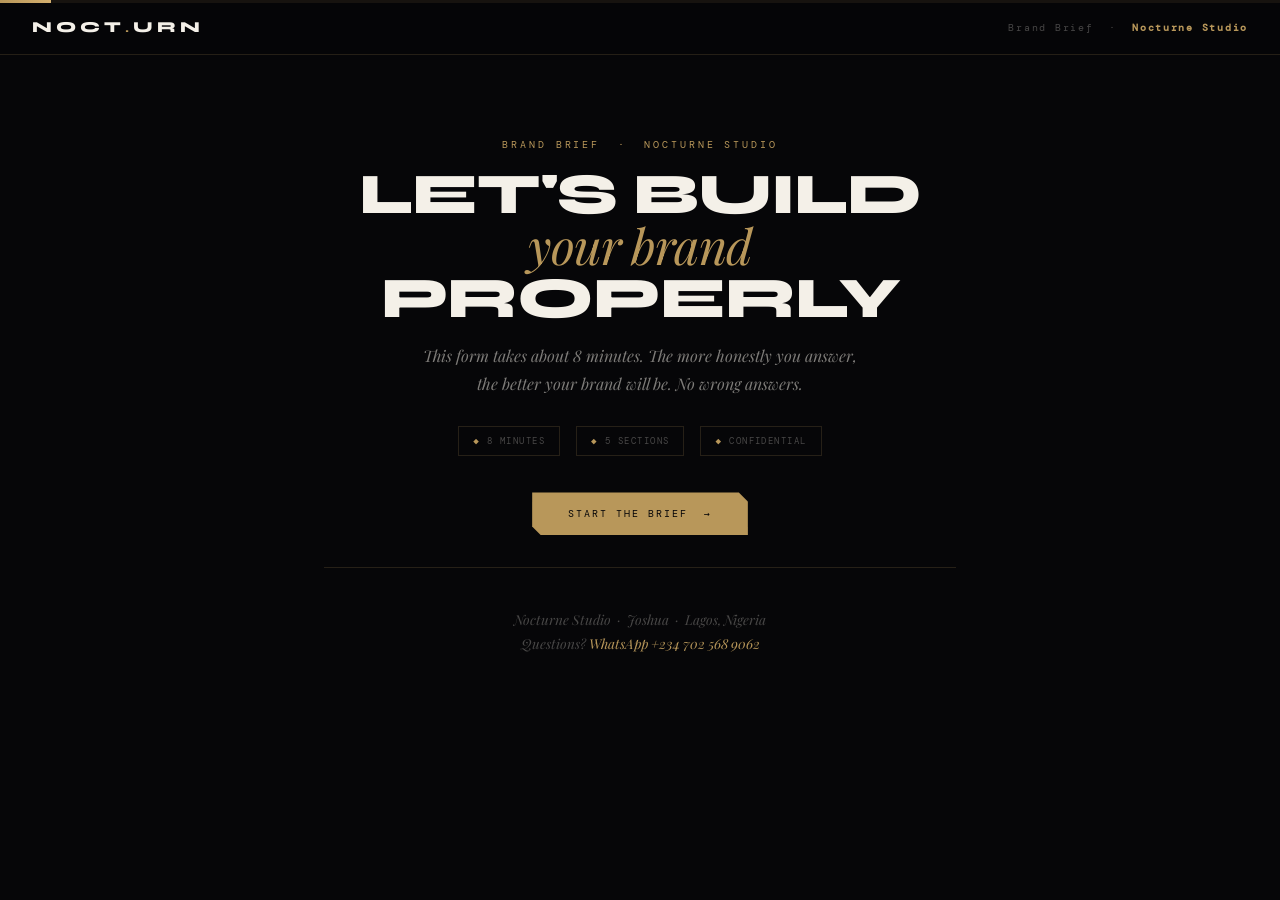
<file: brief.html>
<!DOCTYPE html>
<html lang="en">
<head>
<meta charset="UTF-8">
<meta name="viewport" content="width=device-width, initial-scale=1.0">
<title>Brand Brief — Nocturne Studio</title>
<link rel="preconnect" href="https://fonts.googleapis.com">
<link href="https://fonts.googleapis.com/css2?family=Playfair+Display:ital,wght@0,400;0,700;1,400&family=Syne:wght@400;700;800&family=DM+Mono:wght@300;400&display=swap" rel="stylesheet">
<style>
*,*::before,*::after{margin:0;padding:0;box-sizing:border-box}
:root{
  --ink:#060608;--paper:#f4f0e8;--gold:#b8975a;--gold2:#d4af6e;
  --dim:#0f0f12;--mid:#1c1c22;--border:rgba(184,151,90,0.18);
  --light:rgba(244,240,232,0.5);--muted:rgba(244,240,232,0.28);
  --green:#22c55e;--red:#ef4444;
  --ff:'Playfair Display',serif;
  --fs:'Syne',sans-serif;
  --fm:'DM Mono',monospace;
}
html{scroll-behavior:smooth}
body{background:var(--ink);color:var(--paper);font-family:var(--ff);min-height:100vh;overflow-x:hidden}

/* PROGRESS */
.prog-wrap{position:fixed;top:0;left:0;right:0;z-index:200;height:3px;background:rgba(184,151,90,0.1)}
.prog-bar{height:100%;background:linear-gradient(90deg,#b8975a,#d4af6e);width:4%;transition:width .6s ease}

/* NAV */
.topnav{position:fixed;top:0;left:0;right:0;z-index:100;padding:18px 32px;display:flex;align-items:center;justify-content:space-between;background:rgba(6,6,8,0.92);backdrop-filter:blur(10px);border-bottom:1px solid var(--border)}
.tnlogo{font-family:var(--fs);font-weight:800;font-size:.95rem;letter-spacing:.26em;color:var(--paper);text-decoration:none}
.tnlogo b{color:var(--gold)}
.tnmeta{font-family:var(--fm);font-size:.6rem;letter-spacing:.18em;color:var(--muted)}
.tnmeta b{color:var(--gold)}

/* SHELL */
.shell{max-width:680px;margin:0 auto;padding:90px 24px 80px}

/* INTRO */
#introBlock{text-align:center;padding:48px 0 16px}
.itag{font-family:var(--fm);font-size:.6rem;letter-spacing:.3em;text-transform:uppercase;color:var(--gold);margin-bottom:18px}
.ih{font-family:var(--fs);font-weight:800;font-size:clamp(2rem,7vw,3.6rem);line-height:.9;text-transform:uppercase;letter-spacing:-.02em;margin-bottom:18px}
.ih i{font-family:var(--ff);font-style:italic;font-weight:400;color:var(--gold);font-size:.85em;text-transform:none}
.isub{font-family:var(--ff);font-style:italic;font-size:1rem;color:var(--light);line-height:1.75;max-width:440px;margin:0 auto 28px}
.imeta{display:flex;gap:16px;justify-content:center;flex-wrap:wrap;margin-bottom:36px}
.ipill{font-family:var(--fm);font-size:.58rem;letter-spacing:.16em;text-transform:uppercase;color:var(--muted);border:1px solid var(--border);padding:8px 14px}
.ipill b{color:var(--gold)}

/* STEPS */
.step{display:none}
.step.on{display:block}

/* STEP HEADER */
.sh{margin-bottom:32px}
.snum{font-family:var(--fm);font-size:.58rem;letter-spacing:.28em;text-transform:uppercase;color:var(--gold);margin-bottom:10px;display:flex;align-items:center;gap:10px}
.snum::before{content:'';display:block;width:20px;height:1px;background:var(--gold)}
.stitle{font-family:var(--fs);font-weight:800;font-size:clamp(1.6rem,5vw,2.4rem);text-transform:uppercase;line-height:.92;letter-spacing:-.01em}
.stitle i{font-family:var(--ff);font-style:italic;font-weight:400;color:var(--gold);text-transform:none}
.sdesc{font-family:var(--ff);font-style:italic;font-size:.93rem;color:var(--light);margin-top:10px;line-height:1.7}

/* FIELDS */
.fg{margin-bottom:24px}
.fg label{display:block;font-family:var(--fm);font-size:.58rem;letter-spacing:.22em;text-transform:uppercase;color:var(--gold);margin-bottom:8px}
.fg .hint{font-family:var(--ff);font-style:italic;font-size:.83rem;color:var(--muted);margin-bottom:8px;line-height:1.5}
.row2{display:grid;grid-template-columns:1fr 1fr;gap:16px}
input,textarea,select{width:100%;background:rgba(184,151,90,.04);border:1px solid var(--border);color:var(--paper);font-family:var(--ff);font-size:.95rem;padding:14px 16px;outline:none;transition:border-color .3s;-webkit-appearance:none;appearance:none}
input:focus,textarea:focus,select:focus{border-color:rgba(184,151,90,.5);background:rgba(184,151,90,.06)}
input::placeholder,textarea::placeholder{color:var(--muted)}
textarea{resize:vertical;min-height:96px;line-height:1.6}
select{background-image:url("data:image/svg+xml,%3Csvg xmlns='http://www.w3.org/2000/svg' width='12' height='8'%3E%3Cpath d='M1 1l5 5 5-5' stroke='%23b8975a' stroke-width='1.5' fill='none'/%3E%3C/svg%3E");background-repeat:no-repeat;background-position:right 16px center;padding-right:40px}
select option{background:#1c1c22}
.err-msg{font-family:var(--fm);font-size:.56rem;letter-spacing:.12em;color:var(--red);margin-top:5px;display:none}
.err-msg.show{display:block}
input.bad,textarea.bad,select.bad{border-color:rgba(239,68,68,.5)}

/* CHOICE CARDS */
.cgrid{display:grid;grid-template-columns:1fr 1fr;gap:10px}
.cgrid.single{grid-template-columns:1fr}
.cc{border:1px solid var(--border);padding:16px;cursor:pointer;transition:all .22s;position:relative;user-select:none}
.cc:hover{border-color:rgba(184,151,90,.4);background:rgba(184,151,90,.03)}
.cc.sel{border-color:var(--gold);background:rgba(184,151,90,.09)}
.cc.sel::after{content:'✦';position:absolute;top:10px;right:12px;color:var(--gold);font-size:.7rem}
.cc-label{font-family:var(--fs);font-weight:700;font-size:.88rem;text-transform:uppercase;letter-spacing:.03em;margin-bottom:3px;transition:color .22s}
.cc.sel .cc-label{color:var(--gold)}
.cc-sub{font-family:var(--ff);font-style:italic;font-size:.78rem;color:var(--muted);line-height:1.4}

/* TAGS */
.tgrid{display:flex;flex-wrap:wrap;gap:8px}
.topt{font-family:var(--fm);font-size:.57rem;letter-spacing:.14em;text-transform:uppercase;border:1px solid var(--border);padding:9px 14px;cursor:pointer;transition:all .22s;color:var(--muted);user-select:none}
.topt:hover{border-color:rgba(184,151,90,.4);color:var(--light)}
.topt.sel{border-color:var(--gold);color:var(--gold);background:rgba(184,151,90,.08)}

/* PALETTES */
.pgrid{display:grid;grid-template-columns:repeat(3,1fr);gap:8px}
.popt{border:1px solid var(--border);overflow:hidden;cursor:pointer;transition:border-color .22s;user-select:none}
.popt.sel{border-color:var(--gold)}
.pswatch{height:48px;position:relative}
.popt.sel .pswatch::after{content:'✦';position:absolute;top:50%;left:50%;transform:translate(-50%,-50%);color:#fff;font-size:.9rem;text-shadow:0 1px 3px rgba(0,0,0,.6)}
.pname{font-family:var(--fm);font-size:.55rem;letter-spacing:.12em;text-transform:uppercase;color:var(--muted);padding:9px 10px;transition:color .22s}
.popt.sel .pname{color:var(--gold)}

/* SCALE */
.scrow{display:grid;grid-template-columns:repeat(5,1fr);gap:6px}
.scbtn{border:1px solid var(--border);padding:12px 6px;text-align:center;cursor:pointer;transition:all .22s;user-select:none}
.scbtn:hover{border-color:rgba(184,151,90,.4)}
.scbtn.sel{border-color:var(--gold);background:rgba(184,151,90,.09)}
.scnum{font-family:var(--fs);font-weight:800;font-size:1.05rem;color:var(--gold)}
.sclbl{font-family:var(--fm);font-size:.5rem;letter-spacing:.08em;color:var(--muted);margin-top:3px;text-transform:uppercase}

/* UPLOAD */
.upzone{border:1px dashed rgba(184,151,90,.28);padding:28px;text-align:center;transition:all .3s;position:relative}
.upzone:hover{border-color:var(--gold);background:rgba(184,151,90,.03)}
.upi{font-size:1.8rem;margin-bottom:10px;opacity:.35}
.upt{font-family:var(--ff);font-style:italic;font-size:.9rem;color:var(--muted);line-height:1.6}
.upt b{color:var(--light);font-style:normal}
.upinput{position:absolute;inset:0;opacity:0;width:100%;height:100%}
.flist{margin-top:10px;display:flex;flex-direction:column;gap:5px}
.fitem{font-family:var(--fm);font-size:.58rem;letter-spacing:.1em;color:var(--gold);background:rgba(184,151,90,.05);border:1px solid var(--border);padding:7px 12px}

/* DIVIDER */
.div{height:1px;background:var(--border);margin:24px 0}

/* BUTTONS */
.btnrow{display:flex;gap:14px;align-items:center;margin-top:36px;flex-wrap:wrap}
.btn-n{font-family:var(--fm);font-size:.62rem;letter-spacing:.2em;text-transform:uppercase;color:var(--ink);background:var(--gold);border:none;padding:15px 36px;cursor:pointer;transition:background .3s,transform .2s;clip-path:polygon(0 0,calc(100% - 9px) 0,100% 9px,100% 100%,9px 100%,0 calc(100% - 9px))}
.btn-n:hover{background:var(--paper);transform:translateY(-2px)}
.btn-b{font-family:var(--fm);font-size:.6rem;letter-spacing:.18em;text-transform:uppercase;color:var(--muted);background:none;border:1px solid var(--border);padding:15px 24px;cursor:pointer;transition:all .3s}
.btn-b:hover{border-color:var(--gold);color:var(--light)}
.btn-s{font-family:var(--fm);font-size:.62rem;letter-spacing:.2em;text-transform:uppercase;color:var(--ink);background:var(--gold);border:none;padding:15px 44px;cursor:pointer;transition:background .3s,transform .2s;clip-path:polygon(0 0,calc(100% - 9px) 0,100% 9px,100% 100%,9px 100%,0 calc(100% - 9px))}
.btn-s:hover{background:var(--paper);transform:translateY(-2px)}
.btn-s:disabled{opacity:.45;transform:none}

/* STATUS NOTES */
.snote{font-family:var(--fm);font-size:.58rem;letter-spacing:.13em;padding:11px 14px;border:1px solid;margin-top:10px;text-align:center;display:none}
.snote.sending{display:block;border-color:rgba(184,151,90,.3);color:rgba(184,151,90,.7)}
.snote.error{display:block;border-color:rgba(239,68,68,.3);color:#f87171}

/* CONFIRM BOX */
.cbox{background:var(--mid);border:1px solid var(--border);padding:24px;margin-bottom:28px}
.cbox-t{font-family:var(--fm);font-size:.57rem;letter-spacing:.22em;text-transform:uppercase;color:var(--gold);margin-bottom:14px}
.cbox-row{font-family:var(--ff);font-style:italic;font-size:.88rem;color:var(--light);display:flex;gap:10px;margin-bottom:9px;line-height:1.5}
.cbox-row b{color:var(--gold);font-style:normal}

/* SUCCESS */
#successBlock{display:none;text-align:center;padding:48px 16px}
.sicon{font-size:2.8rem;margin-bottom:16px}
.sh2{font-family:var(--fs);font-weight:800;font-size:2.2rem;text-transform:uppercase;margin-bottom:10px}
.ssub{font-family:var(--ff);font-style:italic;font-size:1rem;color:var(--light);line-height:1.75;max-width:420px;margin:0 auto 28px}
.sbox{background:var(--mid);border:1px solid var(--border);padding:24px 28px;text-align:left;max-width:400px;margin:0 auto 24px}
.sbox-t{font-family:var(--fm);font-size:.57rem;letter-spacing:.22em;text-transform:uppercase;color:var(--gold);margin-bottom:14px}
.srow{font-family:var(--ff);font-size:.9rem;color:var(--light);display:flex;gap:10px;margin-bottom:10px;line-height:1.5}
.srow b{color:var(--gold);font-style:normal;flex-shrink:0}
.wa-ok{display:inline-flex;align-items:center;gap:10px;font-family:var(--fm);font-size:.62rem;letter-spacing:.18em;text-transform:uppercase;color:var(--ink);background:#25d366;border:none;padding:14px 28px;text-decoration:none;transition:all .3s;margin-top:4px}
.wa-ok:hover{background:#1da851;transform:translateY(-2px)}

/* FOOTER */
.foot{text-align:center;padding:40px 0 20px;border-top:1px solid var(--border);margin-top:16px}
.foot p{font-family:var(--ff);font-style:italic;font-size:.85rem;color:var(--muted);line-height:1.7}
.foot a{color:var(--gold);text-decoration:none}

/* RESPONSIVE */
@media(max-width:580px){
  .topnav{padding:14px 18px}
  .shell{padding:76px 18px 60px}
  .row2{grid-template-columns:1fr}
  .cgrid{grid-template-columns:1fr}
  .pgrid{grid-template-columns:1fr 1fr}
  .btnrow{flex-direction:column;align-items:stretch}
  .btn-n,.btn-b,.btn-s{text-align:center}
}
</style>
</head>
<body>

<div class="prog-wrap"><div class="prog-bar" id="pbar"></div></div>

<nav class="topnav">
  <a href="#" class="tnlogo">NOCT<b>.</b>URN</a>
  <div class="tnmeta" id="stepmeta">Brand Brief &nbsp;·&nbsp; <b>Nocturne Studio</b></div>
</nav>

<div class="shell">

<!-- ══ INTRO ══ -->
<div id="introBlock">
  <div class="itag">Brand Brief &nbsp;·&nbsp; Nocturne Studio</div>
  <h1 class="ih">LET'S BUILD<br><i>your brand</i><br>PROPERLY</h1>
  <p class="isub">This form takes about 8 minutes. The more honestly you answer, the better your brand will be. No wrong answers.</p>
  <div class="imeta">
    <div class="ipill"><b>◆</b> 8 minutes</div>
    <div class="ipill"><b>◆</b> 5 sections</div>
    <div class="ipill"><b>◆</b> Confidential</div>
  </div>
  <button class="btn-n" id="startBtn">Start the Brief &nbsp;→</button>
</div>

<!-- ══ STEP 1 — BASICS ══ -->
<div class="step" id="step1">
  <div class="sh">
    <div class="snum">Step 01 of 05</div>
    <h2 class="stitle">THE <i>basics</i></h2>
    <p class="sdesc">Tell me who you are and what you're building.</p>
  </div>

  <div class="row2">
    <div class="fg">
      <label>Your Full Name *</label>
      <input type="text" id="f1" placeholder="Adaeze Okonkwo">
      <div class="err-msg" id="e1">Please enter your name</div>
    </div>
    <div class="fg">
      <label>WhatsApp Number *</label>
      <input type="tel" id="f2" placeholder="+234 801 234 5678">
      <div class="err-msg" id="e2">Please enter your WhatsApp number</div>
    </div>
  </div>

  <div class="fg">
    <label>Email Address *</label>
    <input type="email" id="f3" placeholder="you@yourbusiness.com">
    <div class="err-msg" id="e3">Please enter a valid email</div>
  </div>

  <div class="row2">
    <div class="fg">
      <label>Brand / Business Name *</label>
      <input type="text" id="f4" placeholder="Bloom Skincare">
      <div class="err-msg" id="e4">Please enter your brand name</div>
    </div>
    <div class="fg">
      <label>Industry *</label>
      <select id="f5">
        <option value="">Select industry...</option>
        <option>Beauty &amp; Skincare</option>
        <option>Fashion &amp; Clothing</option>
        <option>Food &amp; Restaurant</option>
        <option>Health &amp; Wellness</option>
        <option>Technology / Startup</option>
        <option>Finance &amp; Fintech</option>
        <option>Coaching &amp; Consulting</option>
        <option>Real Estate</option>
        <option>Events &amp; Entertainment</option>
        <option>E-commerce / Retail</option>
        <option>Education</option>
        <option>Creative / Agency</option>
        <option>Other</option>
      </select>
      <div class="err-msg" id="e5">Please select your industry</div>
    </div>
  </div>

  <div class="fg">
    <label>What Does Your Business Do? *</label>
    <div class="hint">One or two sentences. Explain it like you're telling a friend.</div>
    <textarea id="f6" placeholder="We make natural skincare products for Nigerian women who want clean, effective beauty without harsh chemicals..."></textarea>
    <div class="err-msg" id="e6">Please describe your business</div>
  </div>

  <div class="fg">
    <label>Website or Social Media (if you have one)</label>
    <input type="text" id="f7" placeholder="instagram.com/yourhandle or yourwebsite.com">
  </div>

  <div class="btnrow">
    <button class="btn-n" id="n1">Next: Your Audience &nbsp;→</button>
  </div>
</div>

<!-- ══ STEP 2 — AUDIENCE ══ -->
<div class="step" id="step2">
  <div class="sh">
    <div class="snum">Step 02 of 05</div>
    <h2 class="stitle">YOUR <i>audience</i></h2>
    <p class="sdesc">Great brands speak directly to one person. Help me understand who we're designing for.</p>
  </div>

  <div class="fg">
    <label>Who Is Your Ideal Customer? *</label>
    <div class="hint">Be specific — age, gender, location, lifestyle. The more detail the better.</div>
    <textarea id="f8" placeholder="Women aged 22-35 in Lagos and Abuja, working professionals who care about natural ingredients and are willing to pay for quality. They follow skincare influencers on Instagram..."></textarea>
    <div class="err-msg" id="e8">Please describe your ideal customer</div>
  </div>

  <div class="fg">
    <label>What Problem Do You Solve For Them? *</label>
    <textarea id="f9" placeholder="Most skincare brands use harsh chemicals or are too expensive. We make affordable natural alternatives that actually work for African skin tones..."></textarea>
    <div class="err-msg" id="e9">Please describe the problem you solve</div>
  </div>

  <div class="fg">
    <label>Where Is Your Audience? *</label>
    <div class="tgrid" id="tg_loc">
      <div class="topt" data-group="loc">Lagos</div>
      <div class="topt" data-group="loc">Abuja</div>
      <div class="topt" data-group="loc">Other Nigeria Cities</div>
      <div class="topt" data-group="loc">UK</div>
      <div class="topt" data-group="loc">USA / Canada</div>
      <div class="topt" data-group="loc">Rest of Africa</div>
      <div class="topt" data-group="loc">Worldwide / Online</div>
    </div>
    <input type="hidden" id="f10">
    <div class="err-msg" id="e10">Please select at least one location</div>
  </div>

  <div class="fg">
    <label>Brands Your Audience Already Loves</label>
    <input type="text" id="f11" placeholder="e.g. Zaron, SheaMoisture, Fenty Beauty">
  </div>

  <div class="btnrow">
    <button class="btn-b" id="b2">← Back</button>
    <button class="btn-n" id="n2">Next: Brand Personality &nbsp;→</button>
  </div>
</div>

<!-- ══ STEP 3 — PERSONALITY ══ -->
<div class="step" id="step3">
  <div class="sh">
    <div class="snum">Step 03 of 05</div>
    <h2 class="stitle">BRAND <i>personality</i></h2>
    <p class="sdesc">Your brand has a character. Let's find it. Trust your gut.</p>
  </div>

  <div class="fg">
    <label>What Is the Overall Vibe of Your Brand? *</label>
    <div class="cgrid" id="cg_vibe">
      <div class="cc" data-group="vibe"><div class="cc-label">Luxury &amp; Premium</div><div class="cc-sub">Elevated, exclusive, worth every penny</div></div>
      <div class="cc" data-group="vibe"><div class="cc-label">Bold &amp; Energetic</div><div class="cc-sub">Loud, confident, makes noise</div></div>
      <div class="cc" data-group="vibe"><div class="cc-label">Clean &amp; Minimal</div><div class="cc-sub">Simple, clear, nothing extra</div></div>
      <div class="cc" data-group="vibe"><div class="cc-label">Warm &amp; Friendly</div><div class="cc-sub">Approachable, human, trustworthy</div></div>
      <div class="cc" data-group="vibe"><div class="cc-label">Professional &amp; Corporate</div><div class="cc-sub">Serious, credible, established</div></div>
      <div class="cc" data-group="vibe"><div class="cc-label">Creative &amp; Playful</div><div class="cc-sub">Fun, unexpected, memorable</div></div>
    </div>
    <input type="hidden" id="f12">
    <div class="err-msg" id="e12">Please select a brand vibe</div>
  </div>

  <div class="fg">
    <label>Colour Direction — Which Feels Right? *</label>
    <div class="pgrid" id="pg_col">
      <div class="popt" data-val="Gold &amp; Black"><div class="pswatch" style="background:linear-gradient(135deg,#1a1200,#b8975a)"></div><div class="pname">Gold &amp; Black</div></div>
      <div class="popt" data-val="Clean White"><div class="pswatch" style="background:linear-gradient(135deg,#f8f5f0,#e0d8c8)"></div><div class="pname">Clean White</div></div>
      <div class="popt" data-val="Earth Tones"><div class="pswatch" style="background:linear-gradient(135deg,#3d2510,#c8784a,#f4c89a)"></div><div class="pname">Earth Tones</div></div>
      <div class="popt" data-val="Bold &amp; Vibrant"><div class="pswatch" style="background:linear-gradient(135deg,#1a0533,#7c1fa0,#e040ff)"></div><div class="pname">Bold &amp; Vibrant</div></div>
      <div class="popt" data-val="Navy &amp; Gold"><div class="pswatch" style="background:linear-gradient(135deg,#0a1628,#1e3a6e,#c8a84a)"></div><div class="pname">Navy &amp; Gold</div></div>
      <div class="popt" data-val="Soft &amp; Feminine"><div class="pswatch" style="background:linear-gradient(135deg,#f5e6e8,#d4a0a8,#a06070)"></div><div class="pname">Soft &amp; Feminine</div></div>
      <div class="popt" data-val="Forest Green"><div class="pswatch" style="background:linear-gradient(135deg,#0a1e0a,#1e5c1e,#4ab84a)"></div><div class="pname">Forest Green</div></div>
      <div class="popt" data-val="Red &amp; Black"><div class="pswatch" style="background:linear-gradient(135deg,#1a0000,#8b1a1a,#e84040)"></div><div class="pname">Red &amp; Black</div></div>
      <div class="popt" data-val="Surprise Me"><div class="pswatch" style="background:linear-gradient(135deg,#b8975a,#5a7ab8,#5ab87a)"></div><div class="pname">Surprise Me</div></div>
    </div>
    <input type="hidden" id="f13">
    <div class="err-msg" id="e13">Please select a colour direction</div>
  </div>

  <div class="fg">
    <label>Words That Describe Your Brand (pick all that apply)</label>
    <div class="tgrid" id="tg_words">
      <div class="topt" data-group="words">Bold</div>
      <div class="topt" data-group="words">Elegant</div>
      <div class="topt" data-group="words">Modern</div>
      <div class="topt" data-group="words">Traditional</div>
      <div class="topt" data-group="words">Minimal</div>
      <div class="topt" data-group="words">Luxurious</div>
      <div class="topt" data-group="words">Feminine</div>
      <div class="topt" data-group="words">Masculine</div>
      <div class="topt" data-group="words">Trustworthy</div>
      <div class="topt" data-group="words">Innovative</div>
      <div class="topt" data-group="words">Natural</div>
      <div class="topt" data-group="words">Playful</div>
      <div class="topt" data-group="words">African</div>
      <div class="topt" data-group="words">Global</div>
      <div class="topt" data-group="words">Youthful</div>
      <div class="topt" data-group="words">Serious</div>
    </div>
    <input type="hidden" id="f14">
  </div>

  <div class="fg">
    <label>If Your Brand Was a Person, It Would Be...</label>
    <div class="hint">Example: "A confident Lagos woman in her 30s who shops premium but grew up in Surulere."</div>
    <textarea id="f15" placeholder="A sharp, successful entrepreneur who commands respect without needing to shout..."></textarea>
  </div>

  <div class="btnrow">
    <button class="btn-b" id="b3">← Back</button>
    <button class="btn-n" id="n3">Next: Competition &nbsp;→</button>
  </div>
</div>

<!-- ══ STEP 4 — COMPETITION ══ -->
<div class="step" id="step4">
  <div class="sh">
    <div class="snum">Step 04 of 05</div>
    <h2 class="stitle">COMPETITION <i>&amp; goals</i></h2>
    <p class="sdesc">What you want to stand out from tells me as much as what you stand for.</p>
  </div>

  <div class="fg">
    <label>Who Are Your 2–3 Main Competitors? *</label>
    <textarea id="f16" placeholder="1. Zaron — good distribution but feels dated&#10;2. SheaMoisture — aspirational but American&#10;3. Oriflame — too generic"></textarea>
    <div class="err-msg" id="e16">Please name at least one competitor</div>
  </div>

  <div class="fg">
    <label>What Makes You Different From Them? *</label>
    <textarea id="f17" placeholder="We only use Nigerian-sourced ingredients. Lower price than imports but same quality. We show real women using our products..."></textarea>
    <div class="err-msg" id="e17">Please describe what makes you different</div>
  </div>

  <div class="fg">
    <label>Main Goal of This Branding Project? *</label>
    <div class="cgrid single" id="cg_goal">
      <div class="cc" data-group="goal"><div class="cc-label">Launch Something New</div><div class="cc-sub">Starting from scratch — need to look credible on day one</div></div>
      <div class="cc" data-group="goal"><div class="cc-label">Rebrand / Refresh</div><div class="cc-sub">Already exist but current brand doesn't represent what I've become</div></div>
      <div class="cc" data-group="goal"><div class="cc-label">Attract Better Clients</div><div class="cc-sub">Need to look more premium to charge more and attract quality customers</div></div>
      <div class="cc" data-group="goal"><div class="cc-label">Raise Investment / Credibility</div><div class="cc-sub">Pitching to investors or partners and need to look established</div></div>
    </div>
    <input type="hidden" id="f18">
    <div class="err-msg" id="e18">Please select your main goal</div>
  </div>

  <div class="fg">
    <label>Rate Your Current Brand (1 = nothing, 5 = decent) *</label>
    <div class="scrow" id="sc_br">
      <div class="scbtn" data-val="1"><div class="scnum">1</div><div class="sclbl">Nothing</div></div>
      <div class="scbtn" data-val="2"><div class="scnum">2</div><div class="sclbl">Very weak</div></div>
      <div class="scbtn" data-val="3"><div class="scnum">3</div><div class="sclbl">Basic</div></div>
      <div class="scbtn" data-val="4"><div class="scnum">4</div><div class="sclbl">OK-ish</div></div>
      <div class="scbtn" data-val="5"><div class="scnum">5</div><div class="sclbl">Decent</div></div>
    </div>
    <input type="hidden" id="f19">
    <div class="err-msg" id="e19">Please rate your current brand</div>
  </div>

  <div class="btnrow">
    <button class="btn-b" id="b4">← Back</button>
    <button class="btn-n" id="n4">Last Step: Project Details &nbsp;→</button>
  </div>
</div>

<!-- ══ STEP 5 — PROJECT DETAILS ══ -->
<div class="step" id="step5">
  <div class="sh">
    <div class="snum">Step 05 of 05</div>
    <h2 class="stitle">PROJECT <i>details</i></h2>
    <p class="sdesc">Almost done. Tell me exactly what you need and when.</p>
  </div>

  <div class="fg">
    <label>What Services Do You Need? *</label>
    <div class="tgrid" id="tg_srv">
      <div class="topt" data-group="srv">Logo Design</div>
      <div class="topt" data-group="srv">Full Brand Identity</div>
      <div class="topt" data-group="srv">Brand Guidelines</div>
      <div class="topt" data-group="srv">Website / Landing Page</div>
      <div class="topt" data-group="srv">Social Media Templates</div>
      <div class="topt" data-group="srv">Business Card</div>
      <div class="topt" data-group="srv">Packaging Design</div>
      <div class="topt" data-group="srv">Pitch Deck</div>
      <div class="topt" data-group="srv">Monthly Social Content</div>
      <div class="topt" data-group="srv">Brand Strategy</div>
    </div>
    <input type="hidden" id="f20">
    <div class="err-msg" id="e20">Please select at least one service</div>
  </div>

  <div class="row2">
    <div class="fg">
      <label>Your Deadline *</label>
      <select id="f21">
        <option value="">Select timeline...</option>
        <option>ASAP (within 1 week)</option>
        <option>2 weeks</option>
        <option>3-4 weeks</option>
        <option>1-2 months</option>
        <option>Flexible — no rush</option>
      </select>
      <div class="err-msg" id="e21">Please select a timeline</div>
    </div>
    <div class="fg">
      <label>Budget Range *</label>
      <select id="f22">
        <option value="">Select budget...</option>
        <option>Free (trial project)</option>
        <option>Under N50,000</option>
        <option>N50,000 – N150,000</option>
        <option>N150,000 – N320,000</option>
        <option>N320,000+</option>
        <option>International (USD/GBP)</option>
      </select>
      <div class="err-msg" id="e22">Please select a budget</div>
    </div>
  </div>

  <div class="fg">
    <label>Brands You Love the Look Of</label>
    <input type="text" id="f23" placeholder="e.g. Apple (clean), Fenty (bold), Gucci (luxury)">
  </div>

  <div class="fg">
    <label>Brands Whose Look You Hate / Want to Avoid</label>
    <input type="text" id="f24" placeholder="e.g. anything clipart, overly traditional, looks cheap...">
  </div>

  <div class="fg">
    <label>Upload Reference Images or Your Existing Logo (optional)</label>
    <div class="upzone" id="upzone">
      <div class="upi">◈</div>
      <div class="upt"><b>Tap to upload files</b><br>PNG, JPG, PDF · Max 10MB each</div>
      <input type="file" class="upinput" id="f_files" multiple accept=".png,.jpg,.jpeg,.pdf">
    </div>
    <div class="flist" id="flist"></div>
  </div>

  <div class="fg">
    <label>Anything Else I Should Know?</label>
    <textarea id="f25" placeholder="Any specific requests, must-haves, concerns, or context before we start..."></textarea>
  </div>

  <div class="div"></div>

  <div class="cbox">
    <div class="cbox-t">By submitting you confirm:</div>
    <div class="cbox-row"><b>→</b> All information is accurate and honest</div>
    <div class="cbox-row"><b>→</b> Your information is kept strictly confidential</div>
    <div class="cbox-row"><b>→</b> Joshua will respond within 24 hours via WhatsApp or email</div>
  </div>

  <div class="btnrow">
    <button class="btn-b" id="b5">← Back</button>
    <button class="btn-s" id="submitBtn">Submit Brief &nbsp;→</button>
  </div>
  <div class="snote sending" id="msgSending">Sending your brief to Joshua...</div>
  <div class="snote error" id="msgError">Something went wrong. Please WhatsApp Joshua: +234 702 568 9062</div>
</div>

<!-- ══ SUCCESS ══ -->
<div id="successBlock">
  <div class="sicon">✦</div>
  <h2 class="sh2">Brief Received.</h2>
  <p class="ssub">Thank you! Joshua has everything he needs. You will hear back within 24 hours via WhatsApp or email.</p>
  <div class="sbox">
    <div class="sbox-t">What Happens Next</div>
    <div class="srow"><b>01</b> Joshua reviews your brief — usually within a few hours</div>
    <div class="srow"><b>02</b> You get a WhatsApp message confirming next steps</div>
    <div class="srow"><b>03</b> If a deposit is needed Joshua sends a Paystack link</div>
    <div class="srow"><b>04</b> First design concepts delivered within 48 hours</div>
  </div>
  <a href="https://wa.me/2347025689062?text=Hi%20Joshua!%20I%20just%20submitted%20my%20brand%20brief." class="wa-ok">
    <svg width="15" height="15" viewBox="0 0 24 24" fill="currentColor"><path d="M17.472 14.382c-.297-.149-1.758-.867-2.03-.967-.273-.099-.471-.148-.67.15-.197.297-.767.966-.94 1.164-.173.199-.347.223-.644.075-.297-.15-1.255-.463-2.39-1.475-.883-.788-1.48-1.761-1.653-2.059-.173-.297-.018-.458.13-.606.134-.133.298-.347.446-.52.149-.174.198-.298.298-.497.099-.198.05-.371-.025-.52-.075-.149-.669-1.612-.916-2.207-.242-.579-.487-.5-.669-.51-.173-.008-.371-.01-.57-.01-.198 0-.52.074-.792.372-.272.297-1.04 1.016-1.04 2.479 0 1.462 1.065 2.875 1.213 3.074.149.198 2.096 3.2 5.077 4.487.709.306 1.262.489 1.694.625.712.227 1.36.195 1.871.118.571-.085 1.758-.719 2.006-1.413.248-.694.248-1.289.173-1.413-.074-.124-.272-.198-.57-.347m-5.421 7.403h-.004a9.87 9.87 0 01-5.031-1.378l-.361-.214-3.741.982.998-3.648-.235-.374a9.86 9.86 0 01-1.51-5.26c.001-5.45 4.436-9.884 9.888-9.884 2.64 0 5.122 1.03 6.988 2.898a9.825 9.825 0 012.893 6.994c-.003 5.45-4.437 9.884-9.885 9.884m8.413-18.297A11.815 11.815 0 0012.05 0C5.495 0 .16 5.335.157 11.892c0 2.096.547 4.142 1.588 5.945L.057 24l6.305-1.654a11.882 11.882 0 005.683 1.448h.005c6.554 0 11.89-5.335 11.893-11.893a11.821 11.821 0 00-3.48-8.413z"/></svg>
    Send Joshua a WhatsApp too
  </a>
</div>

<div class="foot">
  <p>Nocturne Studio &nbsp;·&nbsp; Joshua &nbsp;·&nbsp; Lagos, Nigeria<br>
  Questions? <a href="https://wa.me/2347025689062">WhatsApp +234 702 568 9062</a></p>
</div>

</div><!-- /shell -->

<script>
(function() {

  var current = 0;
  var TOTAL = 5;

  function setProgress(n) {
    var pct = n === 0 ? 4 : Math.round((n / TOTAL) * 100);
    document.getElementById('pbar').style.width = pct + '%';
    var meta = document.getElementById('stepmeta');
    if (n === 0) {
      meta.innerHTML = 'Brand Brief &nbsp;&middot;&nbsp; <b>Nocturne Studio</b>';
    } else {
      meta.innerHTML = 'Step <b>' + n + '</b> of ' + TOTAL;
    }
  }

  function showStep(n) {
    document.getElementById('introBlock').style.display = 'none';
    for (var i = 1; i <= TOTAL; i++) {
      var el = document.getElementById('step' + i);
      if (el) el.classList.remove('on');
    }
    document.getElementById('successBlock').style.display = 'none';
    if (n === 0) {
      document.getElementById('introBlock').style.display = 'block';
    } else {
      var s = document.getElementById('step' + n);
      if (s) { s.classList.add('on'); }
    }
    current = n;
    setProgress(n);
    window.scrollTo({ top: 0, behavior: 'smooth' });
  }

  function getVal(id) {
    var el = document.getElementById(id);
    return el ? el.value.trim() : '';
  }

  function markErr(fid, eid, bad) {
    var f = document.getElementById(fid);
    var e = document.getElementById(eid);
    if (!f || !e) return;
    if (bad) {
      f.classList.add('bad');
      e.classList.add('show');
    } else {
      f.classList.remove('bad');
      e.classList.remove('show');
    }
  }

  function validate(n) {
    var ok = true;
    if (n === 1) {
      if (!getVal('f1')) { markErr('f1','e1',true); ok=false; } else markErr('f1','e1',false);
      if (!getVal('f2')) { markErr('f2','e2',true); ok=false; } else markErr('f2','e2',false);
      if (!getVal('f3') || getVal('f3').indexOf('@') < 0) { markErr('f3','e3',true); ok=false; } else markErr('f3','e3',false);
      if (!getVal('f4')) { markErr('f4','e4',true); ok=false; } else markErr('f4','e4',false);
      if (!getVal('f5')) { markErr('f5','e5',true); ok=false; } else markErr('f5','e5',false);
      if (!getVal('f6')) { markErr('f6','e6',true); ok=false; } else markErr('f6','e6',false);
    }
    if (n === 2) {
      if (!getVal('f8')) { markErr('f8','e8',true); ok=false; } else markErr('f8','e8',false);
      if (!getVal('f9')) { markErr('f9','e9',true); ok=false; } else markErr('f9','e9',false);
      if (!getVal('f10')) { markErr('f10','e10',true); ok=false; } else markErr('f10','e10',false);
    }
    if (n === 3) {
      if (!getVal('f12')) { markErr('f12','e12',true); ok=false; } else markErr('f12','e12',false);
      if (!getVal('f13')) { markErr('f13','e13',true); ok=false; } else markErr('f13','e13',false);
    }
    if (n === 4) {
      if (!getVal('f16')) { markErr('f16','e16',true); ok=false; } else markErr('f16','e16',false);
      if (!getVal('f17')) { markErr('f17','e17',true); ok=false; } else markErr('f17','e17',false);
      if (!getVal('f18')) { markErr('f18','e18',true); ok=false; } else markErr('f18','e18',false);
      if (!getVal('f19')) { markErr('f19','e19',true); ok=false; } else markErr('f19','e19',false);
    }
    if (n === 5) {
      if (!getVal('f20')) { markErr('f20','e20',true); ok=false; } else markErr('f20','e20',false);
      if (!getVal('f21')) { markErr('f21','e21',true); ok=false; } else markErr('f21','e21',false);
      if (!getVal('f22')) { markErr('f22','e22',true); ok=false; } else markErr('f22','e22',false);
    }
    if (!ok) {
      var first = document.querySelector('.bad, .err-msg.show');
      if (first) first.scrollIntoView({ behavior: 'smooth', block: 'center' });
    }
    return ok;
  }

  // Tags
  document.querySelectorAll('.topt').forEach(function(el) {
    el.addEventListener('click', function() {
      el.classList.toggle('sel');
      var group = el.getAttribute('data-group');
      var map = { loc: 'f10', words: 'f14', srv: 'f20' };
      var hid = document.getElementById(map[group]);
      if (!hid) return;
      var parent = el.closest('.tgrid');
      var sel = Array.from(parent.querySelectorAll('.topt.sel')).map(function(t){ return t.textContent.trim(); });
      hid.value = sel.join(', ');
    });
  });

  // Choice cards
  document.querySelectorAll('.cc').forEach(function(el) {
    el.addEventListener('click', function() {
      var group = el.getAttribute('data-group');
      var parent = el.closest('[id^="cg_"]');
      if (parent) parent.querySelectorAll('.cc').forEach(function(c){ c.classList.remove('sel'); });
      el.classList.add('sel');
      var map = { vibe: 'f12', goal: 'f18' };
      var hid = document.getElementById(map[group]);
      if (hid) hid.value = el.querySelector('.cc-label').textContent.trim();
    });
  });

  // Palettes
  document.querySelectorAll('.popt').forEach(function(el) {
    el.addEventListener('click', function() {
      document.querySelectorAll('.popt').forEach(function(p){ p.classList.remove('sel'); });
      el.classList.add('sel');
      var hid = document.getElementById('f13');
      if (hid) hid.value = el.getAttribute('data-val');
    });
  });

  // Scale buttons
  document.querySelectorAll('.scbtn').forEach(function(el) {
    el.addEventListener('click', function() {
      var parent = el.closest('.scrow');
      if (parent) parent.querySelectorAll('.scbtn').forEach(function(b){ b.classList.remove('sel'); });
      el.classList.add('sel');
      var hid = document.getElementById('f19');
      if (hid) hid.value = el.getAttribute('data-val') + '/5';
    });
  });

  // File upload
  var fi = document.getElementById('f_files');
  if (fi) {
    fi.addEventListener('change', function() {
      var list = document.getElementById('flist');
      list.innerHTML = '';
      Array.from(fi.files).forEach(function(f) {
        var d = document.createElement('div');
        d.className = 'fitem';
        d.textContent = f.name + ' (' + Math.round(f.size/1024) + 'KB)';
        list.appendChild(d);
      });
    });
  }

  // Submit
  function doSubmit() {
    if (!validate(5)) return;
    var btn = document.getElementById('submitBtn');
    var sending = document.getElementById('msgSending');
    var errMsg = document.getElementById('msgError');
    btn.disabled = true;
    btn.textContent = 'Sending...';
    sending.style.display = 'block';
    errMsg.style.display = 'none';

    var fd = new FormData();
    fd.append('_subject', 'New Brand Brief: ' + getVal('f4'));
    fd.append('_replyto', getVal('f3'));

    var fields = [
      ['Full Name', 'f1'],
      ['WhatsApp', 'f2'],
      ['Email', 'f3'],
      ['Brand Name', 'f4'],
      ['Industry', 'f5'],
      ['Business Description', 'f6'],
      ['Website / Social', 'f7'],
      ['Ideal Customer', 'f8'],
      ['Problem Solved', 'f9'],
      ['Audience Location', 'f10'],
      ['Audience Brands', 'f11'],
      ['Brand Vibe', 'f12'],
      ['Colour Direction', 'f13'],
      ['Brand Words', 'f14'],
      ['Brand Persona', 'f15'],
      ['Competitors', 'f16'],
      ['Differentiator', 'f17'],
      ['Project Goal', 'f18'],
      ['Current Brand Rating', 'f19'],
      ['Services Needed', 'f20'],
      ['Timeline', 'f21'],
      ['Budget', 'f22'],
      ['Brands They Love', 'f23'],
      ['Brands They Hate', 'f24'],
      ['Additional Info', 'f25']
    ];

    var msg = '=== NOCTURNE STUDIO BRAND BRIEF ===\n\n';
    fields.forEach(function(pair) {
      var v = getVal(pair[1]);
      if (v) { msg += pair[0] + ':\n' + v + '\n\n'; fd.append(pair[0], v); }
    });
    fd.append('message', msg);

    var fileInput = document.getElementById('f_files');
    if (fileInput && fileInput.files.length > 0) {
      Array.from(fileInput.files).forEach(function(f) { fd.append('file', f); });
    }

    fetch('https://formspree.io/f/xqeywgbj', {
      method: 'POST',
      body: fd,
      headers: { 'Accept': 'application/json' }
    })
    .then(function(res) {
      sending.style.display = 'none';
      if (res.ok) {
        document.getElementById('introBlock').style.display = 'none';
        for (var i = 1; i <= TOTAL; i++) {
          var s = document.getElementById('step' + i);
          if (s) s.classList.remove('on');
        }
        document.getElementById('successBlock').style.display = 'block';
        document.getElementById('pbar').style.width = '100%';
        document.getElementById('stepmeta').innerHTML = '<b style="color:#b8975a">Complete ✦</b>';
        window.scrollTo({ top: 0, behavior: 'smooth' });
      } else {
        errMsg.style.display = 'block';
        btn.disabled = false;
        btn.textContent = 'Submit Brief →';
      }
    })
    .catch(function() {
      sending.style.display = 'none';
      errMsg.style.display = 'block';
      btn.disabled = false;
      btn.textContent = 'Submit Brief →';
    });
  }

  // Wire up all buttons
  document.getElementById('startBtn').addEventListener('click', function() { showStep(1); });
  document.getElementById('n1').addEventListener('click', function() { if (validate(1)) showStep(2); });
  document.getElementById('b2').addEventListener('click', function() { showStep(1); });
  document.getElementById('n2').addEventListener('click', function() { if (validate(2)) showStep(3); });
  document.getElementById('b3').addEventListener('click', function() { showStep(2); });
  document.getElementById('n3').addEventListener('click', function() { if (validate(3)) showStep(4); });
  document.getElementById('b4').addEventListener('click', function() { showStep(3); });
  document.getElementById('n4').addEventListener('click', function() { if (validate(4)) showStep(5); });
  document.getElementById('b5').addEventListener('click', function() { showStep(4); });
  document.getElementById('submitBtn').addEventListener('click', function() { doSubmit(); });

  // Init
  setProgress(0);

})();
</script>

</body>
</html>
</file>
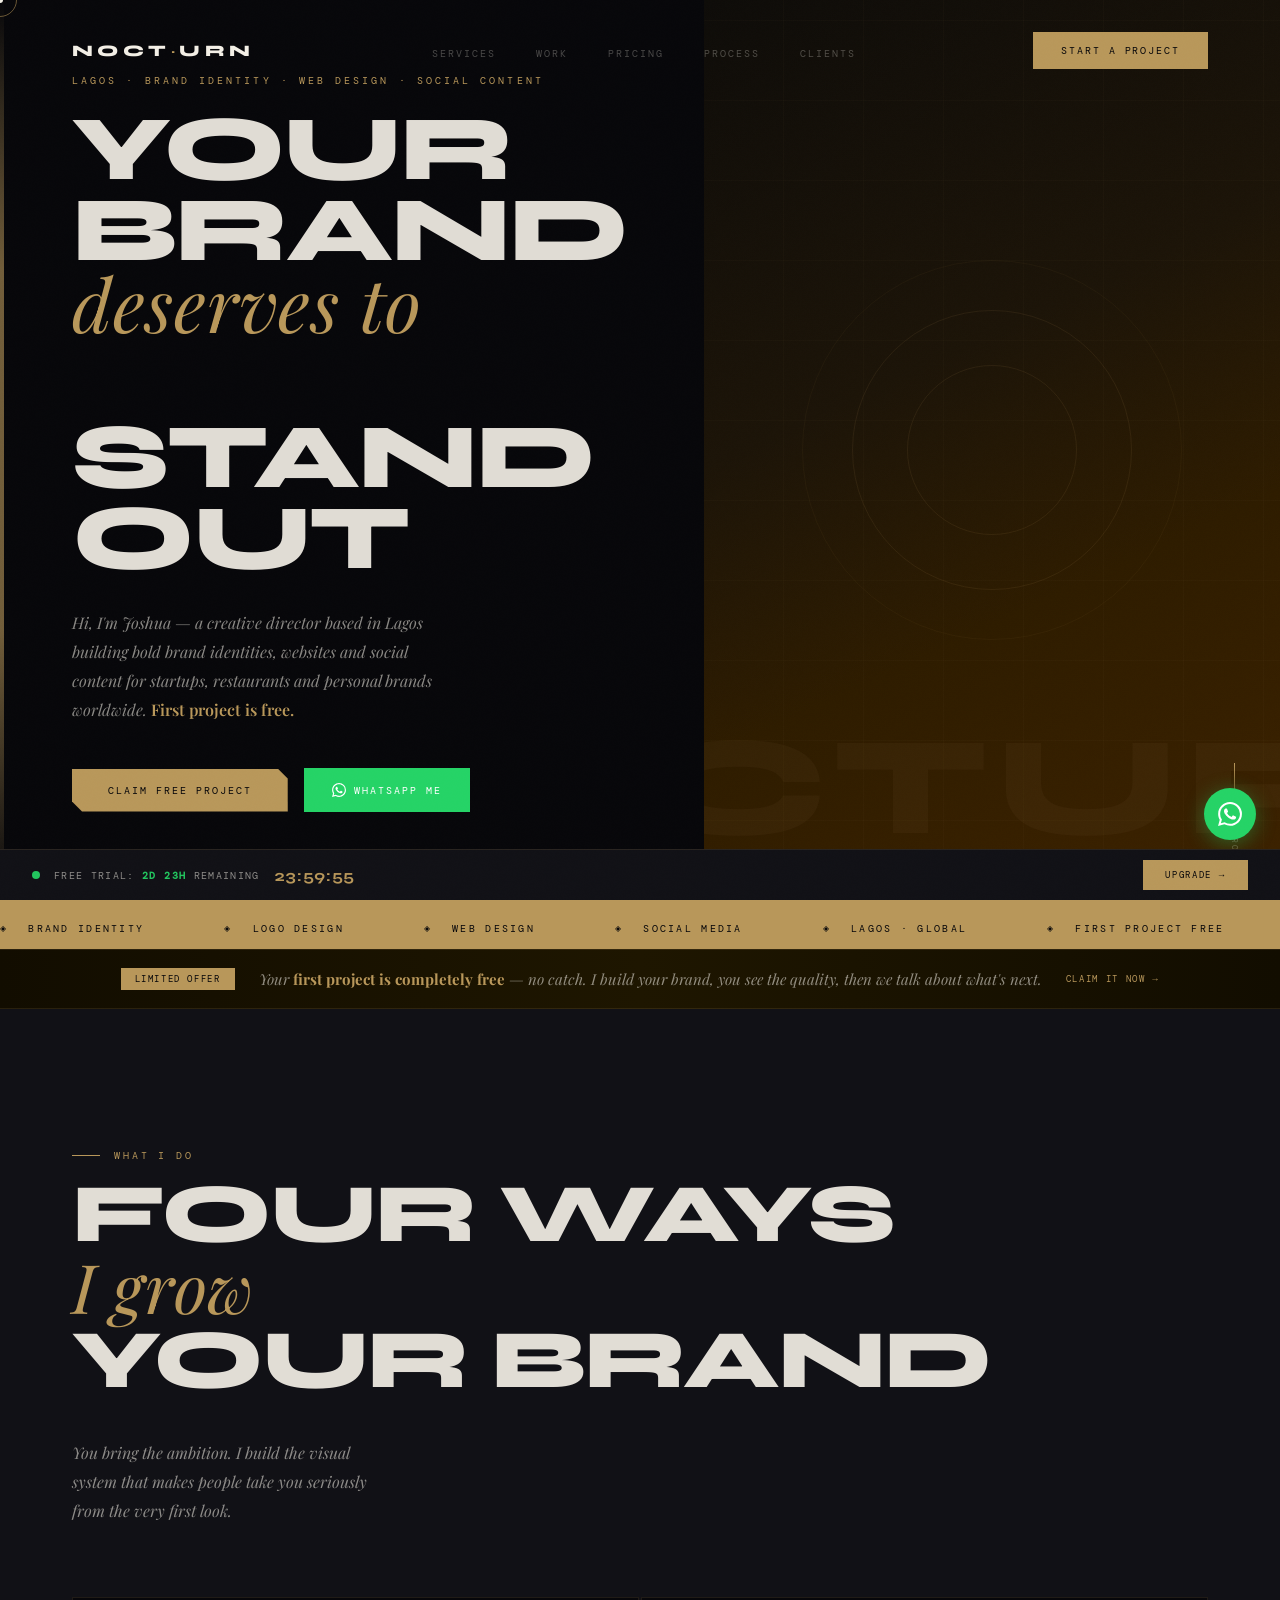
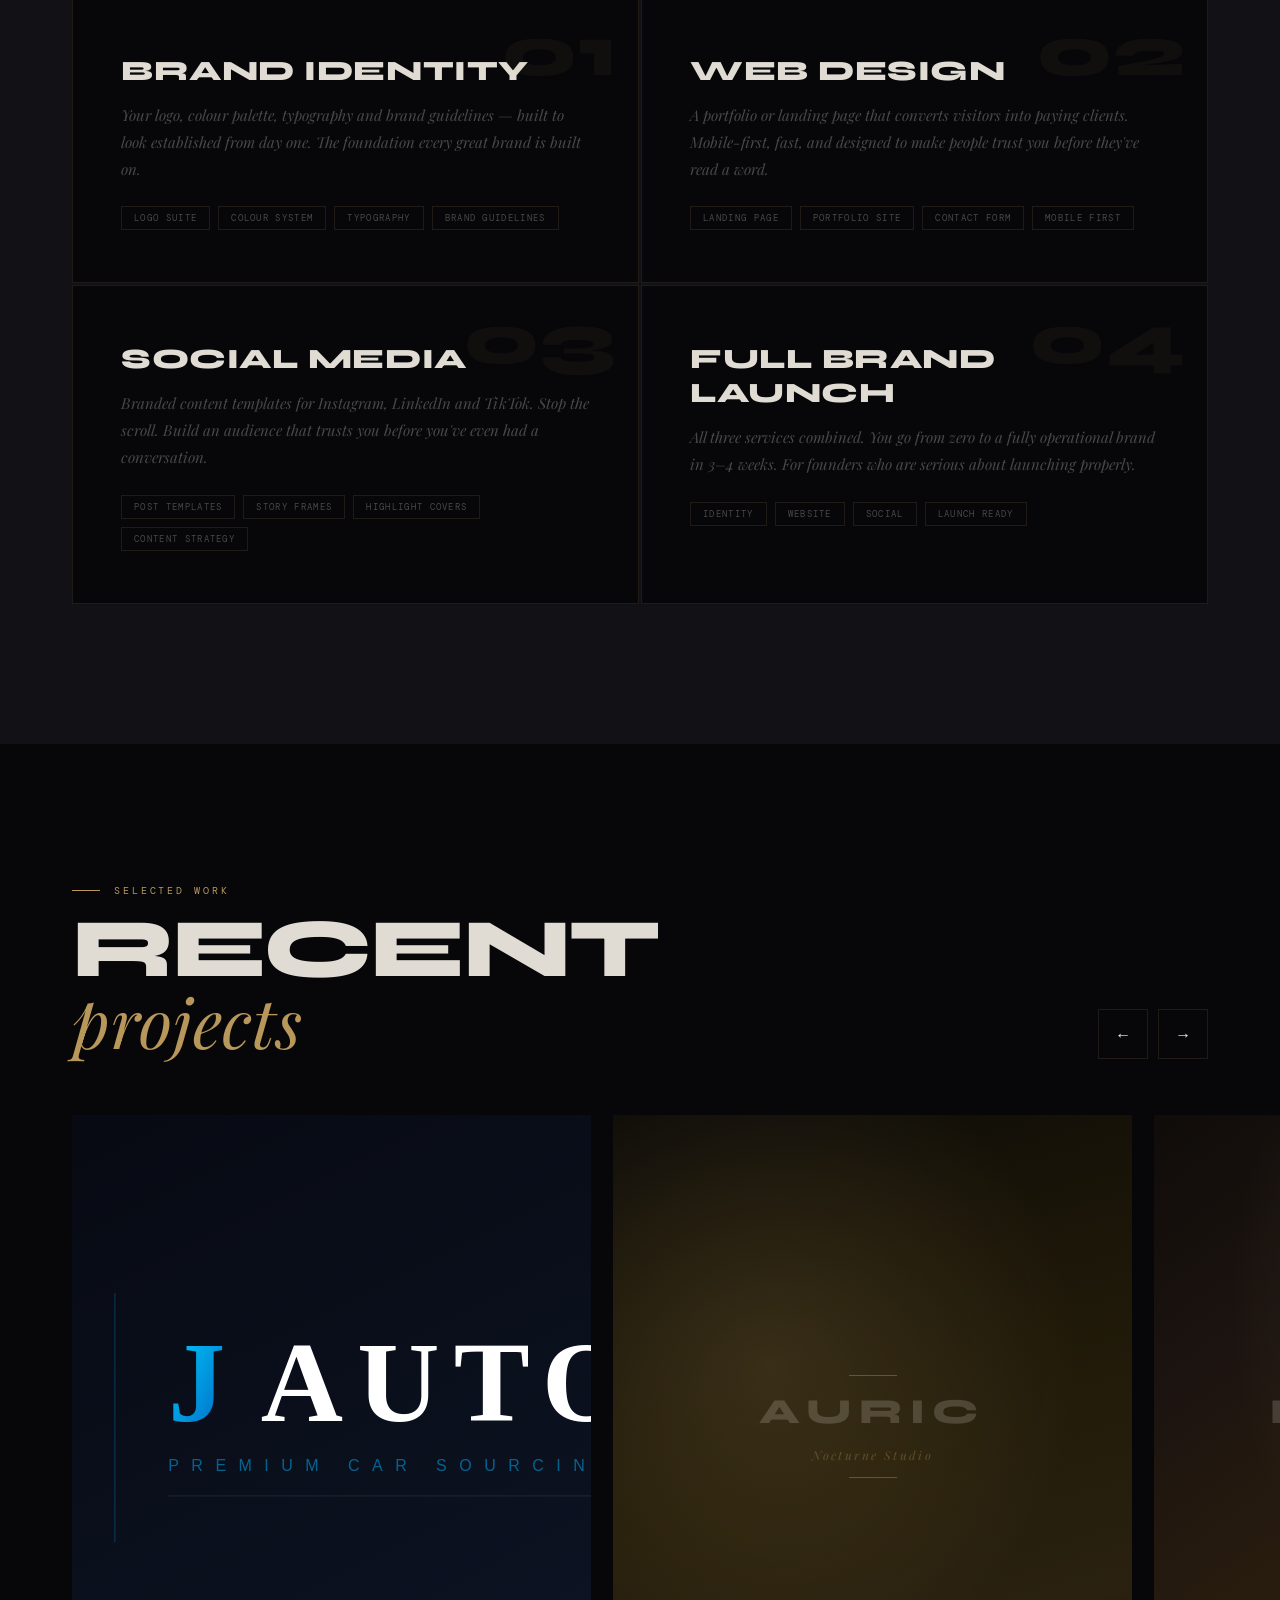
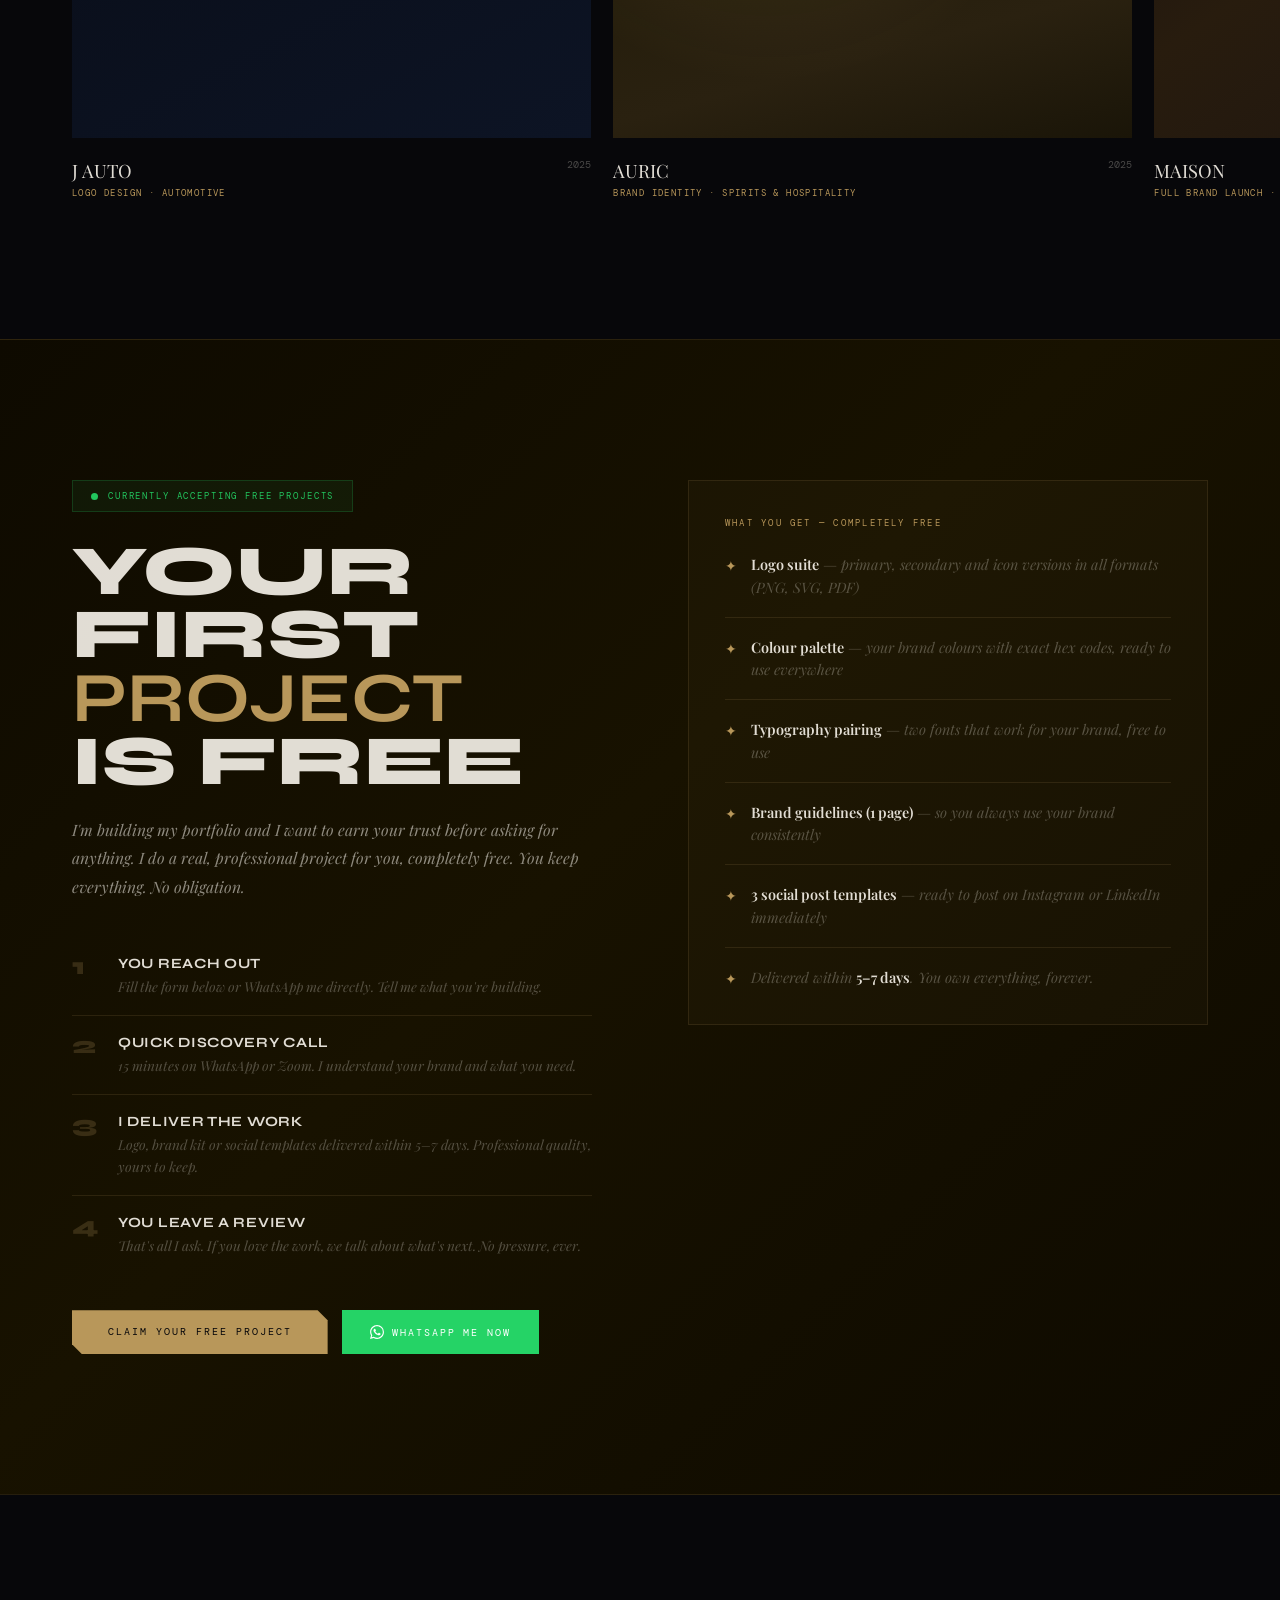
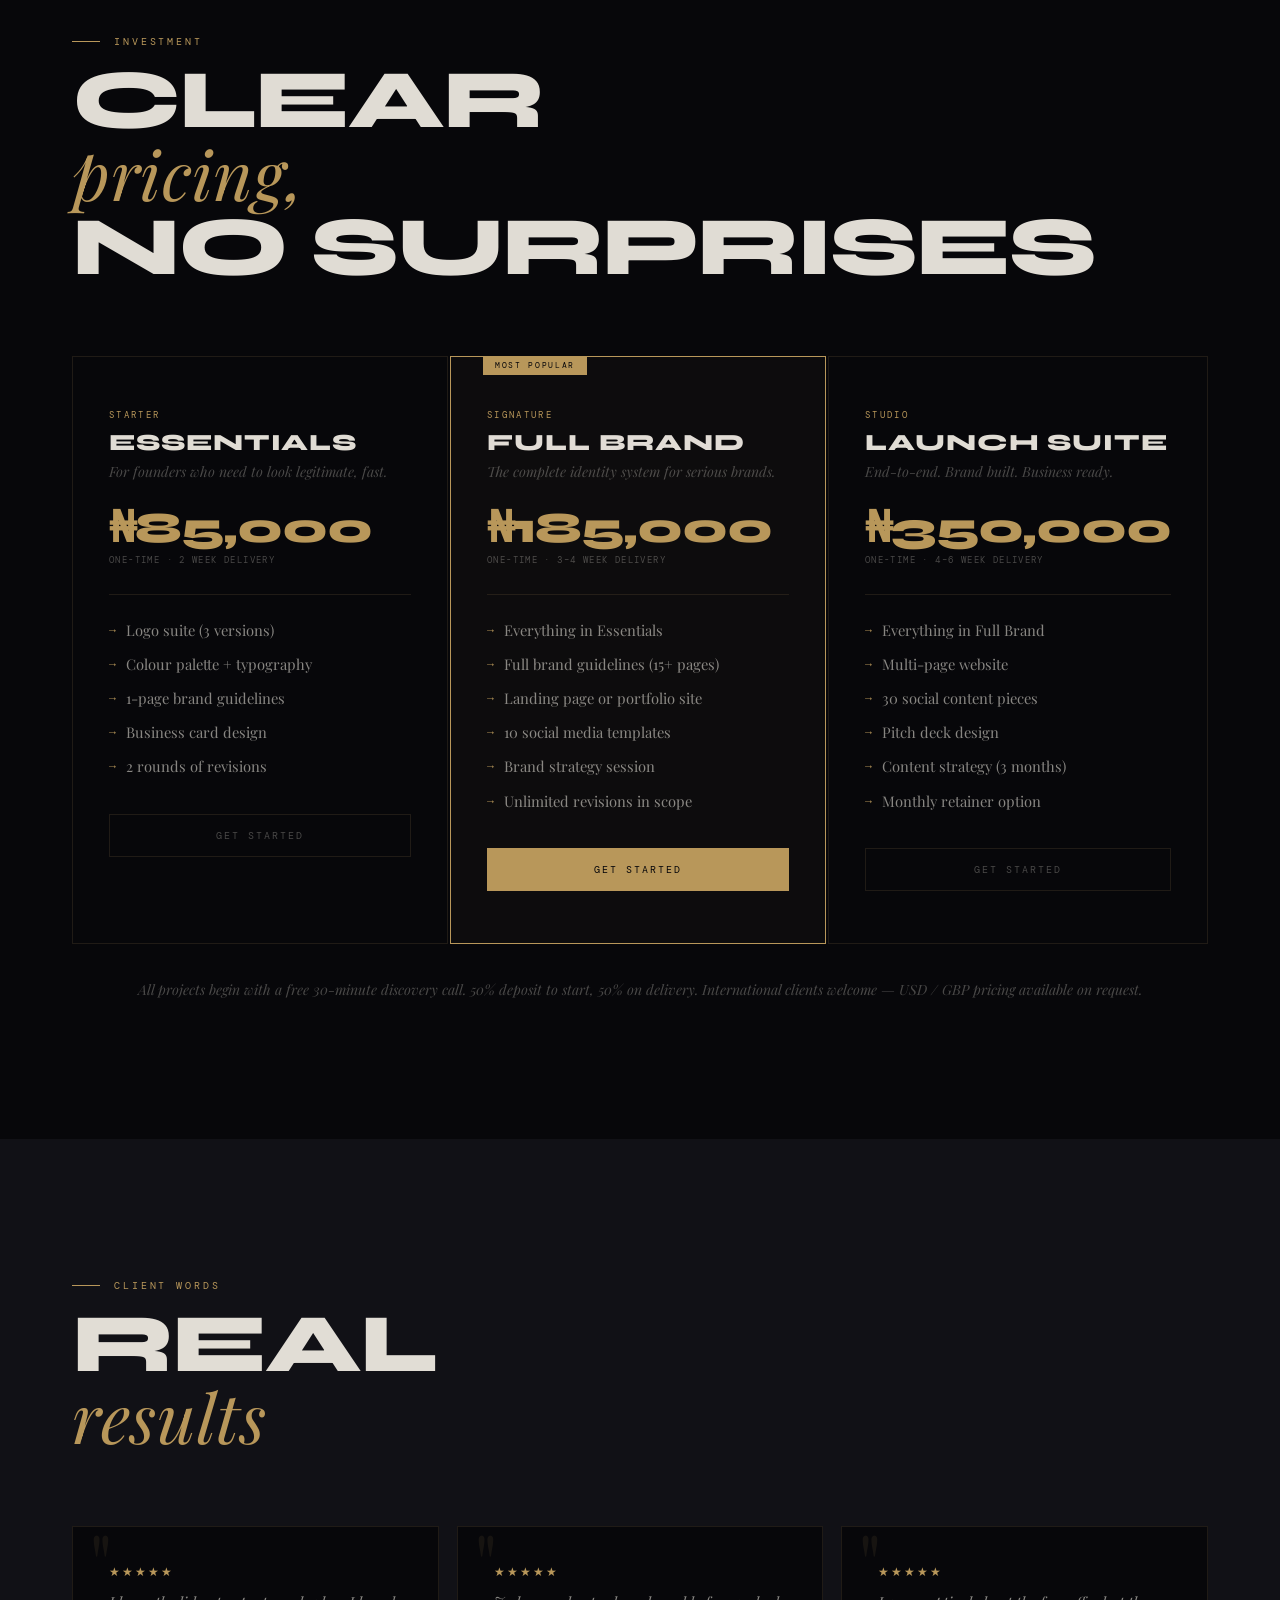
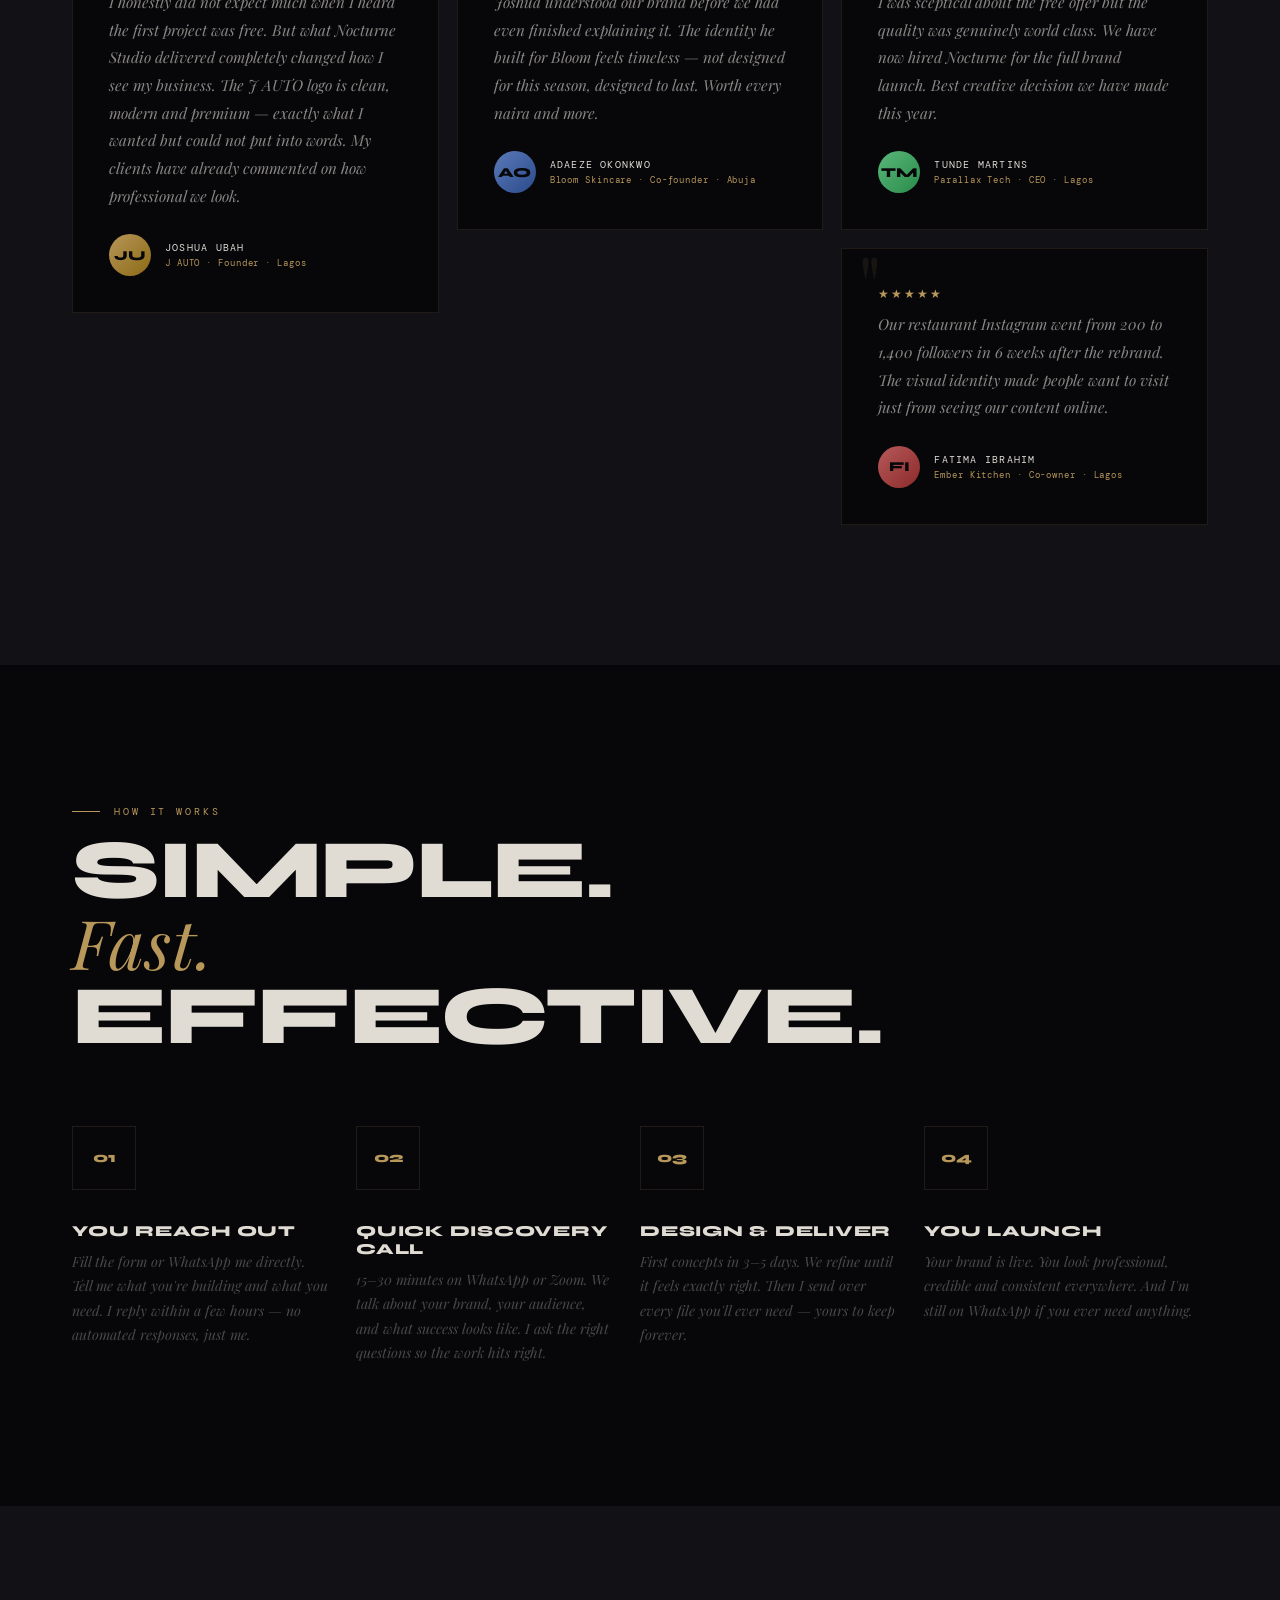
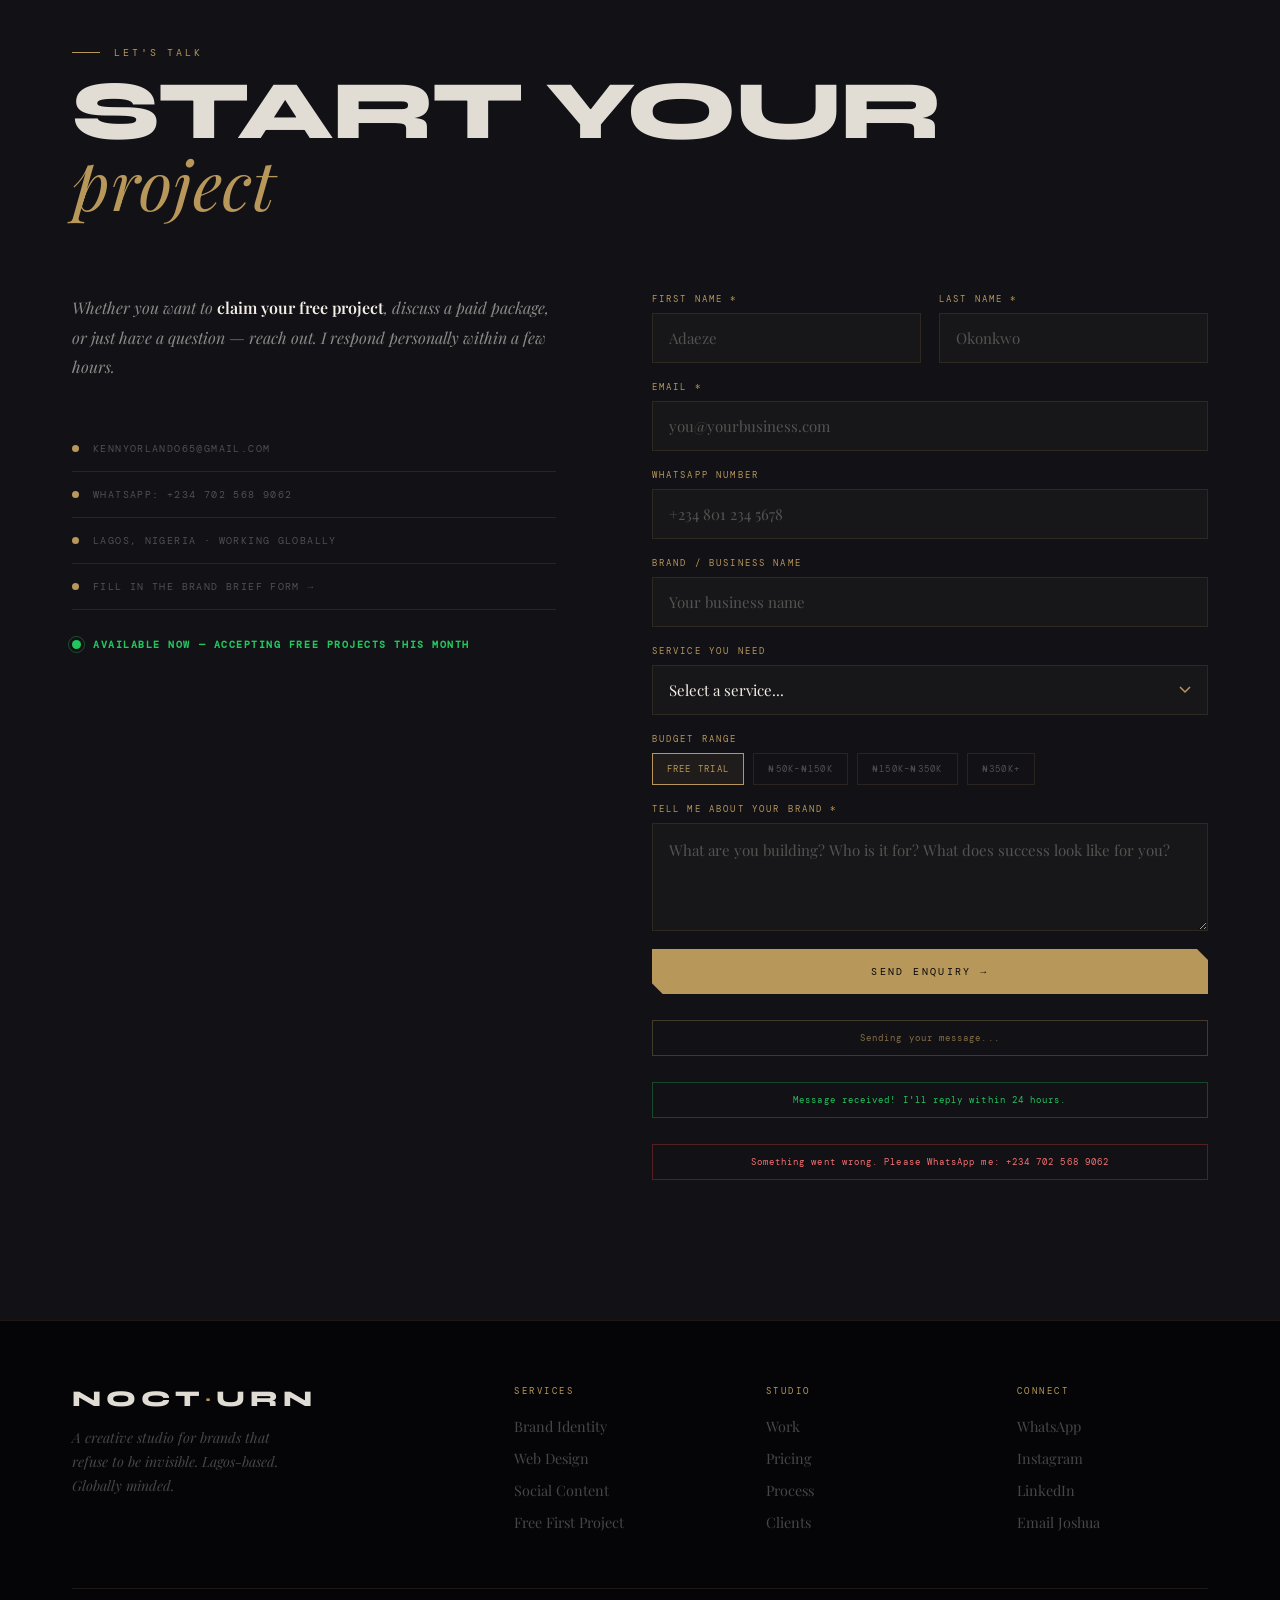
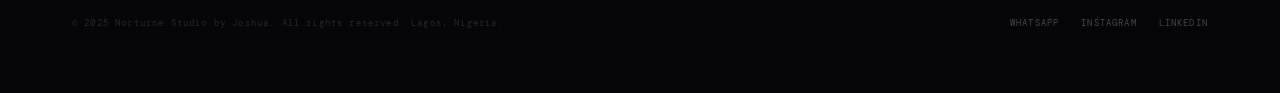
<file: index-2.html>
<!DOCTYPE html>
<html lang="en">
<head>
<meta charset="UTF-8">
<meta name="viewport" content="width=device-width, initial-scale=1.0">
<title>NOCTURNE STUDIO — Brand Identity & Web Design | Lagos</title>
<meta name="description" content="Nocturne Studio — Brand identity, web design and social media content for startups, restaurants and personal brands. Based in Lagos, working globally.">
<link rel="preconnect" href="https://fonts.googleapis.com">
<link href="https://fonts.googleapis.com/css2?family=Playfair+Display:ital,wght@0,300;0,400;0,600;0,700;1,300;1,400;1,600&family=Syne:wght@400;600;700;800&family=DM+Mono:ital,wght@0,300;0,400;1,300&display=swap" rel="stylesheet">
<style>
/* ─── RESET & ROOT ─────────────────────────────────────────────── */
*,*::before,*::after{margin:0;padding:0;box-sizing:border-box}
:root{
  --ink:#07070a;
  --ink2:#0d0d12;
  --paper:#f3efe6;
  --gold:#b8975a;
  --gold-light:#d4af6e;
  --gold-dim:rgba(184,151,90,0.15);
  --dim:#111116;
  --mid:#1a1a22;
  --border:rgba(184,151,90,0.14);
  --border2:rgba(184,151,90,0.25);
  --text-main:rgba(243,239,230,0.92);
  --text-mid:rgba(243,239,230,0.55);
  --text-low:rgba(243,239,230,0.28);
  --green:#22c55e;
  --red:#ef4444;
  /* FONTS */
  --serif:'Playfair Display',Georgia,serif;
  --sans:'Syne',sans-serif;
  --mono:'DM Mono',monospace;
  /* SPACING — generous */
  --section-y:140px;
  --section-x:72px;
  --ease:cubic-bezier(0.76,0,0.24,1);
}

/* ─── CURSOR ─────────────────────────────────────────────────── */
#cur{position:fixed;top:0;left:0;z-index:9999;pointer-events:none}
#cd{width:6px;height:6px;background:var(--paper);border-radius:50%;position:absolute;transform:translate(-50%,-50%);transition:background .3s}
#cr{width:34px;height:34px;border:1px solid rgba(184,151,90,0.55);border-radius:50%;position:absolute;transform:translate(-50%,-50%);transition:width .35s var(--ease),height .35s var(--ease),border-color .35s}
body.hov #cr{width:54px;height:54px;border-color:var(--gold)}
body.hov #cd{background:var(--gold)}

html{scroll-behavior:smooth;font-size:16px}
body{
  background:var(--ink);
  color:var(--text-main);
  font-family:var(--serif);
  overflow-x:hidden;
  -webkit-font-smoothing:antialiased;
}

/* ─── GRAIN OVERLAY ───────────────────────────────────────────── */
body::after{
  content:'';position:fixed;inset:0;z-index:9990;pointer-events:none;
  background-image:url("data:image/svg+xml,%3Csvg xmlns='http://www.w3.org/2000/svg' width='256' height='256'%3E%3Cfilter id='n'%3E%3CfeTurbulence type='fractalNoise' baseFrequency='0.8' numOctaves='4' stitchTiles='stitch'/%3E%3C/filter%3E%3Crect width='256' height='256' filter='url(%23n)' opacity='0.038'/%3E%3C/svg%3E");
  opacity:.42;mix-blend-mode:overlay;
}

/* ─── PAYWALL ─────────────────────────────────────────────────── */
#paywall{
  position:fixed;inset:0;z-index:8000;
  background:rgba(7,7,10,0.98);backdrop-filter:blur(24px);
  display:none;align-items:center;justify-content:center;
  flex-direction:column;text-align:center;padding:40px 24px;
}
#paywall.show{display:flex}
.pw-wrap{max-width:560px;width:100%}
.pw-ornament{
  width:64px;height:64px;border:1px solid var(--border2);
  display:flex;align-items:center;justify-content:center;
  margin:0 auto 28px;font-size:1.6rem;
  transform:rotate(45deg);
}
.pw-ornament span{transform:rotate(-45deg);display:block}
.pw-eyebrow{
  font-family:var(--mono);font-size:.62rem;letter-spacing:.32em;
  text-transform:uppercase;color:var(--gold);margin-bottom:16px;
}
.pw-title{
  font-family:var(--sans);font-weight:800;
  font-size:clamp(2rem,5vw,3.2rem);
  text-transform:uppercase;letter-spacing:-.02em;
  line-height:.92;margin-bottom:20px;
}
.pw-sub{
  font-family:var(--serif);font-style:italic;
  font-size:1.05rem;color:var(--text-mid);line-height:1.78;
  max-width:440px;margin:0 auto 36px;
}
.pw-price{
  font-family:var(--sans);font-weight:800;
  font-size:2.8rem;color:var(--gold);letter-spacing:-.02em;
  margin-bottom:4px;
}
.pw-period{
  font-family:var(--mono);font-size:.6rem;letter-spacing:.2em;
  text-transform:uppercase;color:var(--text-low);margin-bottom:32px;
}
.pw-features{
  display:flex;flex-wrap:wrap;gap:10px;
  justify-content:center;margin-bottom:36px;
}
.pw-feat{
  font-family:var(--mono);font-size:.58rem;letter-spacing:.14em;
  text-transform:uppercase;color:var(--gold);
  background:rgba(184,151,90,.07);
  border:1px solid var(--border);padding:8px 16px;
}
.pw-cta{
  display:inline-flex;align-items:center;gap:10px;
  font-family:var(--mono);font-size:.65rem;letter-spacing:.22em;
  text-transform:uppercase;color:var(--ink);background:var(--gold);
  border:none;padding:17px 48px;text-decoration:none;
  transition:background .3s,transform .2s;
  clip-path:polygon(0 0,calc(100% - 11px) 0,100% 11px,100% 100%,11px 100%,0 calc(100% - 11px));
}
.pw-cta:hover{background:var(--paper);transform:translateY(-2px)}
.pw-dismiss{
  font-family:var(--mono);font-size:.58rem;letter-spacing:.18em;
  text-transform:uppercase;color:var(--text-low);
  background:none;border:none;cursor:pointer;margin-top:20px;
  transition:color .3s;display:block;width:100%;text-align:center;
}
.pw-dismiss:hover{color:var(--text-mid)}

/* ─── TRIAL BANNER ────────────────────────────────────────────── */
#trialBanner{
  position:fixed;bottom:0;left:0;right:0;z-index:400;
  background:var(--dim);border-top:1px solid var(--border);
  padding:10px 32px;
  display:flex;align-items:center;justify-content:space-between;
  gap:16px;flex-wrap:wrap;
}
.tb-left{display:flex;align-items:center;gap:14px}
.tb-pulse{
  width:8px;height:8px;border-radius:50%;
  background:var(--green);flex-shrink:0;
  animation:tbp 2s ease-in-out infinite;
}
@keyframes tbp{0%,100%{opacity:1;box-shadow:0 0 0 0 rgba(34,197,94,.4)}50%{opacity:.6;box-shadow:0 0 0 6px rgba(34,197,94,0)}}
.tb-text{
  font-family:var(--mono);font-size:.6rem;letter-spacing:.14em;
  text-transform:uppercase;color:var(--text-mid);
}
.tb-text b{color:var(--green)}
.tb-countdown{
  font-family:var(--sans);font-weight:700;
  font-size:1rem;color:var(--gold);letter-spacing:.04em;
  font-variant-numeric:tabular-nums;
}
.tb-btn{
  font-family:var(--mono);font-size:.58rem;letter-spacing:.18em;
  text-transform:uppercase;color:var(--ink);background:var(--gold);
  border:none;padding:9px 22px;cursor:pointer;transition:background .3s;flex-shrink:0;
}
.tb-btn:hover{background:var(--paper)}

/* ─── WHATSAPP FLOAT ──────────────────────────────────────────── */
.wa-btn{
  position:fixed;bottom:60px;right:24px;z-index:390;
  width:52px;height:52px;border-radius:50%;background:#25d366;
  display:flex;align-items:center;justify-content:center;
  box-shadow:0 4px 20px rgba(37,211,102,.35);
  text-decoration:none;
  transition:transform .3s,box-shadow .3s;
}
.wa-btn:hover{transform:scale(1.1);box-shadow:0 6px 28px rgba(37,211,102,.5)}
.wa-btn svg{width:24px;height:24px;fill:#fff}

/* ─── NAV ─────────────────────────────────────────────────────── */
nav{
  position:fixed;top:0;left:0;right:0;z-index:1000;
  display:flex;align-items:center;justify-content:space-between;
  padding:32px var(--section-x);
  transition:padding .5s var(--ease),background .5s,border-color .5s;
  border-bottom:1px solid transparent;
}
nav.scrolled{
  background:rgba(7,7,10,.94);
  backdrop-filter:blur(18px);
  padding:18px var(--section-x);
  border-bottom-color:var(--border);
}
.nav-logo{
  font-family:var(--sans);font-weight:800;
  font-size:1rem;letter-spacing:.28em;
  text-decoration:none;color:var(--paper);
}
.nav-logo b{color:var(--gold)}
.nav-links{display:flex;gap:40px;list-style:none}
.nav-links a{
  font-family:var(--mono);font-size:.62rem;letter-spacing:.2em;
  text-transform:uppercase;color:var(--text-low);
  text-decoration:none;transition:color .3s;position:relative;
}
.nav-links a::after{
  content:'';position:absolute;bottom:-4px;left:0;
  width:0;height:1px;background:var(--gold);
  transition:width .35s var(--ease);
}
.nav-links a:hover{color:var(--paper)}
.nav-links a:hover::after{width:100%}
.nav-cta{
  font-family:var(--mono);font-size:.6rem;letter-spacing:.2em;
  text-transform:uppercase;color:var(--ink);background:var(--gold);
  padding:12px 28px;text-decoration:none;
  transition:background .3s,transform .2s;display:inline-block;
}
.nav-cta:hover{background:var(--paper);transform:translateY(-1px)}

/* hamburger */
.hbg{display:none;flex-direction:column;gap:5px;background:none;border:none;padding:6px;cursor:pointer}
.hbg span{display:block;width:24px;height:1px;background:var(--paper);transition:transform .35s,opacity .35s}
.hbg.open span:nth-child(1){transform:translateY(6px) rotate(45deg)}
.hbg.open span:nth-child(2){opacity:0}
.hbg.open span:nth-child(3){transform:translateY(-6px) rotate(-45deg)}
.mob-menu{
  display:none;position:fixed;inset:0;z-index:999;
  background:var(--dim);flex-direction:column;
  align-items:center;justify-content:center;gap:32px;
}
.mob-menu.open{display:flex}
.mob-menu a{
  font-family:var(--sans);font-weight:800;
  font-size:clamp(2rem,8vw,3rem);
  text-transform:uppercase;color:var(--paper);
  text-decoration:none;letter-spacing:-.01em;
  transition:color .3s;
}
.mob-menu a:hover{color:var(--gold)}

/* ─── HERO ─────────────────────────────────────────────────────── */
#hero{
  height:100vh;min-height:680px;
  display:grid;grid-template-columns:55% 45%;
  position:relative;overflow:hidden;
}

/* LEFT — gold accent bar */
.hero-left{
  display:flex;flex-direction:column;justify-content:flex-end;
  padding:0 52px 88px var(--section-x);
  position:relative;z-index:2;
}
/* gold accent bar on left edge of hero */
.hero-left::before{
  content:'';
  position:absolute;top:0;left:0;bottom:0;
  width:4px;
  background:linear-gradient(to bottom,transparent 0%,var(--gold) 30%,var(--gold) 70%,transparent 100%);
  opacity:.6;
}

/* RIGHT — animated visual */
.hero-right{position:relative;overflow:hidden}
.hero-visual{
  position:absolute;inset:0;
  background:linear-gradient(155deg,#0e0c09 0%,#1c1408 40%,#2e1c00 65%,#3d2200 100%);
}
.hero-grid{
  position:absolute;inset:0;
  background-image:
    repeating-linear-gradient(0deg,transparent,transparent 79px,rgba(184,151,90,.05) 80px),
    repeating-linear-gradient(90deg,transparent,transparent 79px,rgba(184,151,90,.05) 80px);
  animation:gridPan 28s linear infinite;
}
@keyframes gridPan{0%{transform:translate(0,0)}100%{transform:translate(80px,80px)}}
.hero-wm{
  position:absolute;bottom:28px;left:50%;transform:translateX(-50%);
  font-family:var(--sans);font-weight:800;
  font-size:clamp(56px,11vw,148px);
  color:rgba(184,151,90,.055);
  white-space:nowrap;letter-spacing:.06em;
  pointer-events:none;user-select:none;
}
.hero-ring{
  position:absolute;top:50%;left:50%;
  transform:translate(-50%,-50%);
  width:280px;height:280px;border-radius:50%;
  border:1px solid rgba(184,151,90,.1);
  animation:ringPulse 4.5s ease-in-out infinite;
}
.hero-ring-2{width:170px;height:170px;animation-delay:-2.2s}
.hero-ring-3{width:380px;height:380px;animation-delay:-1s;border-color:rgba(184,151,90,.05)}
@keyframes ringPulse{
  0%,100%{transform:translate(-50%,-50%) scale(1);opacity:.5}
  50%{transform:translate(-50%,-50%) scale(1.06);opacity:.9}
}

/* Hero text */
.hero-eyebrow{
  font-family:var(--mono);font-size:.6rem;letter-spacing:.32em;
  text-transform:uppercase;color:var(--gold);
  margin-bottom:22px;
  animation:fadeUp .9s .15s both;
}
.hero-h1{
  font-family:var(--sans);font-weight:800;
  font-size:clamp(48px,7.2vw,102px);
  line-height:.88;letter-spacing:-.025em;
  text-transform:uppercase;
  animation:fadeUp .9s .3s both;
}
.hero-h1 em{
  font-family:var(--serif);font-style:italic;
  font-weight:300;color:var(--gold);
  font-size:.8em;display:block;
  text-transform:none;letter-spacing:.01em;
}
.hero-sub{
  font-family:var(--serif);font-style:italic;
  font-size:clamp(.9rem,1.25vw,1.08rem);
  color:var(--text-mid);line-height:1.82;
  max-width:380px;margin-top:28px;
  animation:fadeUp .9s .45s both;
}
.hero-sub b{color:var(--gold);font-style:normal;font-weight:600}
.hero-actions{
  display:flex;gap:16px;align-items:center;
  margin-top:44px;flex-wrap:wrap;
  animation:fadeUp .9s .6s both;
}
.btn-primary{
  font-family:var(--mono);font-size:.62rem;letter-spacing:.2em;
  text-transform:uppercase;color:var(--ink);background:var(--gold);
  border:none;padding:15px 36px;text-decoration:none;
  display:inline-block;transition:background .3s,transform .2s;
  clip-path:polygon(0 0,calc(100% - 10px) 0,100% 10px,100% 100%,10px 100%,0 calc(100% - 10px));
}
.btn-primary:hover{background:var(--paper);transform:translateY(-2px)}
.btn-whatsapp{
  font-family:var(--mono);font-size:.62rem;letter-spacing:.2em;
  text-transform:uppercase;color:#fff;background:#25d366;
  border:none;padding:15px 28px;text-decoration:none;
  display:inline-flex;align-items:center;gap:8px;
  transition:background .3s,transform .2s;
}
.btn-whatsapp:hover{background:#1da851;transform:translateY(-2px)}
.btn-whatsapp svg{width:14px;height:14px;fill:#fff;flex-shrink:0}
.hero-scroll-ind{
  position:absolute;bottom:32px;right:40px;z-index:3;
  display:flex;flex-direction:column;align-items:center;gap:8px;
  animation:fadeIn 1s 1.4s both;
}
.hero-scroll-ind p{
  font-family:var(--mono);font-size:.52rem;letter-spacing:.3em;
  text-transform:uppercase;color:var(--text-low);writing-mode:vertical-rl;
}
.scroll-line{
  width:1px;height:52px;
  background:linear-gradient(to bottom,var(--gold),transparent);
  animation:scrollAnim 2.4s ease-in-out infinite;
}
@keyframes scrollAnim{0%,100%{transform:scaleY(1);opacity:1}50%{transform:scaleY(.45);opacity:.3}}

/* ─── MARQUEE ─────────────────────────────────────────────────── */
.marquee-wrap{background:var(--gold);padding:14px 0;overflow:hidden;white-space:nowrap}
.marquee-inner{display:inline-flex;gap:80px;animation:marquee 32s linear infinite}
.marquee-item{
  font-family:var(--mono);font-size:.65rem;letter-spacing:.22em;
  text-transform:uppercase;color:var(--ink);
  display:flex;align-items:center;gap:20px;
}
.marquee-item::before{content:'◈';font-size:.5rem}
@keyframes marquee{0%{transform:translateX(0)}100%{transform:translateX(-50%)}}

/* ─── OFFER BANNER ────────────────────────────────────────────── */
.offer-banner{
  background:linear-gradient(90deg,#120d00,#1e1600,#120d00);
  border-top:1px solid var(--border);border-bottom:1px solid var(--border);
  padding:18px var(--section-x);
  display:flex;align-items:center;justify-content:center;
  gap:24px;flex-wrap:wrap;text-align:center;
}
.offer-pill{
  background:var(--gold);color:var(--ink);
  font-family:var(--mono);font-size:.56rem;letter-spacing:.18em;
  text-transform:uppercase;padding:5px 14px;flex-shrink:0;
}
.offer-text{font-family:var(--serif);font-style:italic;color:var(--text-mid);font-size:.94rem}
.offer-text b{color:var(--gold);font-style:normal}
.offer-link{
  font-family:var(--mono);font-size:.58rem;letter-spacing:.18em;
  text-transform:uppercase;color:var(--gold);text-decoration:none;
  display:flex;align-items:center;gap:6px;transition:gap .3s;white-space:nowrap;
}
.offer-link:hover{gap:10px}

/* ─── SECTION COMMONS ─────────────────────────────────────────── */
.section{padding:var(--section-y) var(--section-x)}
.sec-eyebrow{
  font-family:var(--mono);font-size:.6rem;letter-spacing:.3em;
  text-transform:uppercase;color:var(--gold);
  display:flex;align-items:center;gap:14px;
  margin-bottom:16px;
}
.sec-eyebrow::before{content:'';display:block;width:28px;height:1px;background:var(--gold)}
.sec-title{
  font-family:var(--sans);font-weight:800;
  font-size:clamp(42px,6.5vw,86px);
  line-height:.88;letter-spacing:-.025em;
  text-transform:uppercase;
}
.sec-title em{
  font-family:var(--serif);font-style:italic;
  font-weight:300;color:var(--gold);
  font-size:.82em;text-transform:none;letter-spacing:.01em;
}
.rule{height:1px;background:var(--border);margin:80px 0}

/* ─── SERVICES ────────────────────────────────────────────────── */
#services{background:var(--dim)}
.services-intro{
  display:flex;justify-content:space-between;align-items:flex-end;
  margin-bottom:72px;gap:40px;flex-wrap:wrap;
}
.services-desc{
  font-family:var(--serif);font-style:italic;
  font-size:1rem;line-height:1.82;color:var(--text-mid);
  max-width:320px;
}
.services-grid{display:grid;grid-template-columns:1fr 1fr;gap:2px}
.srv-card{
  background:var(--ink);border:1px solid var(--border);
  padding:52px 48px;position:relative;overflow:hidden;
  transition:border-color .45s,background .45s;
}
.srv-card::before{
  content:'';position:absolute;inset:0;
  background:linear-gradient(145deg,rgba(184,151,90,.07) 0%,transparent 55%);
  opacity:0;transition:opacity .45s;
}
.srv-card:hover{border-color:var(--border2);background:#0b0b10}
.srv-card:hover::before{opacity:1}
.srv-num{
  font-family:var(--sans);font-weight:800;
  font-size:4.5rem;color:rgba(184,151,90,.06);
  line-height:1;position:absolute;top:18px;right:22px;
  transition:color .45s;
}
.srv-card:hover .srv-num{color:rgba(184,151,90,.14)}
.srv-name{
  font-family:var(--sans);font-weight:800;
  font-size:clamp(1.25rem,2.2vw,1.75rem);
  text-transform:uppercase;letter-spacing:.02em;
  margin-bottom:14px;margin-top:4px;
  transition:color .35s;
}
.srv-card:hover .srv-name{color:var(--gold)}
.srv-body{
  font-family:var(--serif);font-style:italic;
  font-size:.94rem;line-height:1.78;color:var(--text-low);
  transition:color .35s;
}
.srv-card:hover .srv-body{color:var(--text-mid)}
.srv-pills{display:flex;flex-wrap:wrap;gap:8px;margin-top:24px}
.srv-pill{
  font-family:var(--mono);font-size:.55rem;letter-spacing:.15em;
  text-transform:uppercase;color:var(--text-low);
  border:1px solid var(--border);padding:5px 12px;
  transition:all .35s;
}
.srv-card:hover .srv-pill{color:var(--gold);border-color:var(--border2)}

/* ─── PORTFOLIO ───────────────────────────────────────────────── */
#portfolio{padding:var(--section-y) 0;overflow:hidden}
.portfolio-head{
  padding:0 var(--section-x);
  display:flex;justify-content:space-between;
  align-items:flex-end;margin-bottom:56px;
  flex-wrap:wrap;gap:24px;
}
.car-controls{display:flex;gap:10px}
.car-btn{
  width:50px;height:50px;
  border:1px solid var(--border);background:none;color:var(--paper);
  font-size:1rem;cursor:pointer;
  display:flex;align-items:center;justify-content:center;
  transition:all .3s;font-family:var(--mono);
}
.car-btn:hover{background:var(--gold);border-color:var(--gold);color:var(--ink)}
.car-overflow{overflow:hidden}
.car-track{
  display:flex;gap:22px;
  padding:0 var(--section-x);
  transition:transform .75s var(--ease);
  will-change:transform;
}
/* PROJECT CARDS */
.proj-card{flex:0 0 calc(44vw - 44px);min-width:300px;cursor:pointer}
.proj-visual{
  position:relative;
  padding-bottom:120%; /* 5:6 ratio */
  overflow:hidden;
}
.proj-bg{
  position:absolute;inset:0;
  transition:transform .75s var(--ease);
}
.proj-card:hover .proj-bg{transform:scale(1.055)}
.proj-overlay{
  position:absolute;inset:0;
  background:linear-gradient(to top,rgba(7,7,10,.88) 0%,transparent 52%);
  opacity:0;transition:opacity .4s;
  display:flex;align-items:flex-end;padding:28px;
}
.proj-card:hover .proj-overlay{opacity:1}
.proj-tag{
  font-family:var(--mono);font-size:.58rem;letter-spacing:.18em;
  text-transform:uppercase;color:var(--ink);background:var(--gold);
  padding:9px 20px;transform:translateY(12px);
  transition:transform .4s .05s;
}
.proj-card:hover .proj-tag{transform:translateY(0)}
.proj-info{padding:20px 0 0;display:flex;justify-content:space-between;align-items:flex-start}
.proj-name{font-family:var(--serif);font-size:1.15rem;font-weight:400}
.proj-cat{font-family:var(--mono);font-size:.55rem;letter-spacing:.16em;text-transform:uppercase;color:var(--gold);margin-top:4px}
.proj-year{font-family:var(--mono);font-size:.6rem;color:var(--text-low)}

/* OLD MONEY PLACEHOLDER VISUALS */
.pm-auric{
  background:
    radial-gradient(ellipse at 30% 40%, rgba(184,151,90,.18) 0%, transparent 60%),
    linear-gradient(165deg,#0e0c08 0%,#1a1508 30%,#231c0a 55%,#2a2110 80%,#1a1508 100%);
}
.pm-crest{
  background:
    radial-gradient(ellipse at 70% 60%, rgba(180,160,120,.12) 0%, transparent 55%),
    linear-gradient(155deg,#0a0e14 0%,#0e1520 35%,#142038 60%,#1a2840 80%,#0e1520 100%);
}
.pm-maison{
  background:
    radial-gradient(ellipse at 50% 30%, rgba(160,140,110,.1) 0%, transparent 50%),
    linear-gradient(145deg,#100c0a 0%,#1c1410 30%,#281c0e 55%,#1c1410 100%);
}
.pm-volta{
  background:
    radial-gradient(ellipse at 40% 70%, rgba(100,80,140,.15) 0%, transparent 55%),
    linear-gradient(155deg,#0c0a14 0%,#141020 35%,#1c1830 60%,#141020 100%);
}
.pm-jauto{
  background:
    radial-gradient(ellipse at 60% 40%, rgba(0,140,200,.12) 0%, transparent 55%),
    linear-gradient(155deg,#06080f 0%,#0a0e1a 35%,#0e1628 60%,#0a0e1a 100%);
}

/* Placeholder art inside each card */
.proj-art{
  position:absolute;inset:0;
  display:flex;align-items:center;justify-content:center;
  flex-direction:column;gap:14px;
}
.proj-art-line{
  width:48px;height:1px;background:rgba(184,151,90,.4);
}
.proj-art-name{
  font-family:var(--sans);font-weight:800;
  font-size:clamp(1.4rem,3vw,2.2rem);
  letter-spacing:.22em;color:rgba(243,239,230,.18);
  text-transform:uppercase;text-align:center;
}
.proj-art-mark{
  font-family:var(--serif);font-style:italic;
  font-size:.75rem;letter-spacing:.2em;
  color:rgba(184,151,90,.35);
}

/* ─── FREE OFFER SECTION ──────────────────────────────────────── */
#free-offer{
  background:
    linear-gradient(135deg,#0e0a00 0%,#181200 45%,#0e0a00 100%);
  border-top:1px solid var(--border);
  border-bottom:1px solid var(--border);
}
.free-inner{display:grid;grid-template-columns:1fr 1fr;gap:96px;align-items:start}
.free-avail{
  display:inline-flex;align-items:center;gap:10px;
  background:rgba(34,197,94,.07);border:1px solid rgba(34,197,94,.2);
  padding:9px 18px;margin-bottom:28px;
}
.free-avail-dot{width:7px;height:7px;border-radius:50%;background:var(--green);animation:tbp 2s infinite}
.free-avail-txt{font-family:var(--mono);font-size:.58rem;letter-spacing:.2em;text-transform:uppercase;color:var(--green)}
.free-heading{
  font-family:var(--sans);font-weight:800;
  font-size:clamp(36px,5.5vw,72px);
  line-height:.9;text-transform:uppercase;margin-bottom:22px;
}
.free-heading b{color:var(--gold)}
.free-body{
  font-family:var(--serif);font-style:italic;
  font-size:.98rem;line-height:1.82;color:var(--text-mid);margin-bottom:36px;
}
.free-steps{display:flex;flex-direction:column;gap:0}
.free-step{
  display:flex;gap:20px;padding:18px 0;
  border-bottom:1px solid var(--border);
}
.free-step:last-child{border:none}
.fs-n{
  font-family:var(--sans);font-weight:800;
  font-size:1.5rem;color:rgba(184,151,90,.22);
  line-height:1;flex-shrink:0;width:26px;
}
.fs-title{font-family:var(--sans);font-weight:700;font-size:.88rem;text-transform:uppercase;letter-spacing:.05em;margin-bottom:3px}
.fs-desc{font-family:var(--serif);font-style:italic;font-size:.85rem;color:var(--text-low);line-height:1.62}
.free-ctas{display:flex;gap:14px;flex-wrap:wrap;margin-top:36px}
.free-proof{
  background:rgba(184,151,90,.04);border:1px solid var(--border);
  padding:36px;
}
.fp-head{
  font-family:var(--mono);font-size:.58rem;letter-spacing:.24em;
  text-transform:uppercase;color:var(--gold);margin-bottom:24px;
}
.fp-row{
  display:flex;gap:14px;align-items:flex-start;
  margin-bottom:18px;padding-bottom:18px;
  border-bottom:1px solid var(--border);
}
.fp-row:last-child{border:none;margin:0;padding:0}
.fp-icon{color:var(--gold);flex-shrink:0;font-size:.9rem;margin-top:2px}
.fp-text{font-family:var(--serif);font-style:italic;font-size:.9rem;color:var(--text-low);line-height:1.58}
.fp-text b{color:var(--text-main);font-style:normal;font-weight:600}

/* ─── PRICING ─────────────────────────────────────────────────── */
#pricing{}
.pricing-grid{
  display:grid;grid-template-columns:repeat(3,1fr);
  gap:2px;margin-top:72px;
}
.price-card{
  border:1px solid var(--border);padding:52px 36px;
  position:relative;transition:all .4s;
}
.price-card.featured{border-color:var(--gold);background:rgba(184,151,90,.03)}
.price-card:not(.featured):hover{border-color:var(--border2);background:rgba(184,151,90,.02)}
.price-badge{
  position:absolute;top:-1px;left:32px;
  background:var(--gold);color:var(--ink);
  font-family:var(--mono);font-size:.52rem;letter-spacing:.2em;
  text-transform:uppercase;padding:4px 12px;
}
.price-tier{font-family:var(--mono);font-size:.58rem;letter-spacing:.25em;text-transform:uppercase;color:var(--gold);margin-bottom:8px}
.price-name{font-family:var(--sans);font-weight:800;font-size:1.45rem;text-transform:uppercase;letter-spacing:.04em;margin-bottom:6px}
.price-tagline{font-family:var(--serif);font-style:italic;color:var(--text-low);font-size:.88rem;margin-bottom:26px}
.price-amount{font-family:var(--sans);font-weight:800;font-size:2.7rem;color:var(--gold);line-height:1;letter-spacing:-.02em}
.price-timeline{font-family:var(--mono);font-size:.58rem;letter-spacing:.15em;text-transform:uppercase;color:var(--text-low);margin-top:4px;margin-bottom:28px}
.price-divider{height:1px;background:var(--border);margin-bottom:24px}
.price-features{list-style:none;display:flex;flex-direction:column;gap:12px;margin-bottom:36px}
.price-features li{
  font-family:var(--serif);font-size:.92rem;color:var(--text-mid);
  display:flex;align-items:flex-start;gap:10px;line-height:1.5;
}
.price-features li::before{content:'→';color:var(--gold);font-family:var(--mono);font-size:.72rem;flex-shrink:0;margin-top:3px}
.price-btn{
  width:100%;background:transparent;border:1px solid var(--border);
  color:var(--text-low);font-family:var(--mono);font-size:.6rem;
  letter-spacing:.2em;text-transform:uppercase;padding:14px;
  cursor:pointer;transition:all .35s;display:block;text-align:center;text-decoration:none;
}
.price-btn:hover,.price-card.featured .price-btn{background:var(--gold);border-color:var(--gold);color:var(--ink)}
.pricing-note{
  font-family:var(--serif);font-style:italic;
  font-size:.88rem;color:var(--text-low);
  text-align:center;margin-top:36px;
}

/* ─── TESTIMONIALS — MASONRY ──────────────────────────────────── */
#testimonials{background:var(--dim)}
.testi-grid{
  margin-top:72px;
  columns:3;column-gap:18px;
}
.testi-card{
  background:var(--ink);border:1px solid var(--border);
  padding:36px;break-inside:avoid;
  margin-bottom:18px;display:block;
  position:relative;overflow:hidden;
  transition:border-color .4s;
}
.testi-card:hover{border-color:var(--border2)}
.testi-quote-mark{
  font-family:var(--serif);font-size:5rem;
  color:var(--gold);opacity:.09;
  position:absolute;top:-6px;left:16px;
  line-height:1;
}
.testi-stars{color:var(--gold);font-size:.75rem;margin-bottom:10px;letter-spacing:2px}
.testi-text{
  font-family:var(--serif);font-style:italic;
  font-size:.95rem;line-height:1.82;color:var(--text-mid);
  position:relative;z-index:1;margin-bottom:24px;
}
.testi-author{display:flex;align-items:center;gap:14px}
.testi-avatar{
  width:42px;height:42px;border-radius:50%;
  display:flex;align-items:center;justify-content:center;
  font-family:var(--sans);font-weight:800;font-size:.85rem;
  color:var(--ink);flex-shrink:0;overflow:hidden;
}
.testi-avatar img{width:100%;height:100%;object-fit:cover;border-radius:50%}
.testi-name{font-family:var(--mono);font-size:.64rem;letter-spacing:.12em;text-transform:uppercase}
.testi-role{font-family:var(--mono);font-size:.56rem;letter-spacing:.1em;color:var(--gold);margin-top:3px}

/* ─── PROCESS ─────────────────────────────────────────────────── */
#process{}
.process-grid{display:grid;grid-template-columns:repeat(4,1fr);gap:0;margin-top:72px}
.process-step{padding-right:28px}
.process-step:last-child{padding-right:0}
.step-dot{
  width:64px;height:64px;border:1px solid var(--border);
  display:flex;align-items:center;justify-content:center;
  margin-bottom:32px;background:var(--ink);
  transition:all .4s;
}
.process-step:hover .step-dot{border-color:var(--gold);background:rgba(184,151,90,.06)}
.step-num{font-family:var(--sans);font-weight:800;font-size:.9rem;color:var(--gold)}
.step-title{
  font-family:var(--sans);font-weight:800;font-size:.95rem;
  text-transform:uppercase;letter-spacing:.05em;
  margin-bottom:10px;transition:color .3s;
}
.process-step:hover .step-title{color:var(--gold)}
.step-body{
  font-family:var(--serif);font-style:italic;
  font-size:.88rem;line-height:1.74;color:var(--text-low);
}

/* ─── CONTACT ─────────────────────────────────────────────────── */
#contact{background:var(--dim)}
.contact-grid{display:grid;grid-template-columns:1fr 1.15fr;gap:96px;margin-top:72px}
.contact-intro{
  font-family:var(--serif);font-style:italic;
  font-size:1rem;line-height:1.85;color:var(--text-mid);margin-bottom:44px;
}
.contact-intro b{color:var(--paper);font-style:normal;font-weight:600}
.contact-links{display:flex;flex-direction:column}
.contact-link{
  display:flex;align-items:center;gap:14px;
  font-family:var(--mono);font-size:.62rem;letter-spacing:.14em;
  text-transform:uppercase;color:var(--text-low);
  text-decoration:none;padding:16px 0;
  border-bottom:1px solid var(--border);transition:color .3s;
}
.contact-link:hover{color:var(--gold)}
.link-dot{width:7px;height:7px;border-radius:50%;background:var(--gold);flex-shrink:0}
.avail-status{display:flex;align-items:center;gap:12px;margin-top:28px}
.avail-dot{
  width:9px;height:9px;border-radius:50%;background:var(--green);
  position:relative;flex-shrink:0;
}
.avail-dot::after{
  content:'';position:absolute;inset:-4px;border-radius:50%;
  border:1px solid rgba(34,197,94,.35);
  animation:avp 2s ease-in-out infinite;
}
@keyframes avp{0%,100%{transform:scale(1);opacity:1}50%{transform:scale(1.5);opacity:0}}
.avail-label{
  font-family:var(--mono);font-size:.6rem;letter-spacing:.16em;
  text-transform:uppercase;color:var(--text-low);
}
.avail-label b{color:var(--green)}

/* FORM */
.contact-form{display:flex;flex-direction:column;gap:18px}
.form-row{display:grid;grid-template-columns:1fr 1fr;gap:18px}
.form-group{display:flex;flex-direction:column;gap:8px}
.form-group label{
  font-family:var(--mono);font-size:.56rem;letter-spacing:.24em;
  text-transform:uppercase;color:var(--gold);
}
input[type=text],input[type=email],input[type=tel],textarea,select{
  width:100%;background:rgba(184,151,90,.04);
  border:1px solid var(--border);color:var(--paper);
  font-family:var(--serif);font-size:.94rem;
  padding:14px 16px;outline:none;
  transition:border-color .3s,background .3s;
  -webkit-appearance:none;appearance:none;
}
input:focus,textarea:focus,select:focus{
  border-color:var(--border2);
  background:rgba(184,151,90,.07);
}
input::placeholder,textarea::placeholder{color:var(--text-low)}
select{
  background-image:url("data:image/svg+xml,%3Csvg xmlns='http://www.w3.org/2000/svg' width='12' height='8'%3E%3Cpath d='M1 1l5 5 5-5' stroke='%23b8975a' stroke-width='1.5' fill='none'/%3E%3C/svg%3E");
  background-repeat:no-repeat;background-position:right 16px center;
  padding-right:44px;
}
select option{background:#1a1a22}
textarea{resize:vertical;min-height:108px;line-height:1.65}
.budget-row{display:flex;gap:9px;flex-wrap:wrap}
.budget-opt{
  font-family:var(--mono);font-size:.56rem;letter-spacing:.14em;
  text-transform:uppercase;border:1px solid var(--border);
  padding:9px 14px;cursor:pointer;transition:all .25s;
  color:var(--text-low);user-select:none;
}
.budget-opt.active,.budget-opt:hover{
  border-color:var(--gold);color:var(--gold);background:rgba(184,151,90,.08);
}
.form-submit{
  width:100%;background:var(--gold);border:none;color:var(--ink);
  font-family:var(--mono);font-size:.62rem;letter-spacing:.24em;
  text-transform:uppercase;padding:16px;cursor:pointer;
  transition:background .3s,transform .2s;
  clip-path:polygon(0 0,calc(100% - 11px) 0,100% 11px,100% 100%,11px 100%,0 calc(100% - 11px));
}
.form-submit:hover{background:var(--paper);transform:translateY(-2px)}
.form-submit:disabled{opacity:.5;transform:none}
.form-note{
  font-family:var(--mono);font-size:.56rem;letter-spacing:.12em;
  padding:11px 14px;border:1px solid;
  margin-top:8px;text-align:center;display:none;
}
.form-note.sending{display:block;border-color:rgba(184,151,90,.3);color:rgba(184,151,90,.7)}
.form-note.ok{display:block;border-color:rgba(34,197,94,.3);color:var(--green)}
.form-note.err{display:block;border-color:rgba(239,68,68,.3);color:#f87171}

/* ─── FOOTER ──────────────────────────────────────────────────── */
footer{
  background:#050508;padding:64px var(--section-x);
  border-top:1px solid var(--border);
}
.footer-grid{
  display:grid;grid-template-columns:2fr 1fr 1fr 1fr;
  gap:60px;margin-bottom:56px;
}
.footer-logo{font-family:var(--sans);font-weight:800;font-size:1.4rem;letter-spacing:.22em;display:block;margin-bottom:14px}
.footer-logo b{color:var(--gold)}
.footer-tagline{font-family:var(--serif);font-style:italic;font-size:.88rem;color:var(--text-low);line-height:1.7;max-width:210px}
.footer-col-label{font-family:var(--mono);font-size:.56rem;letter-spacing:.28em;text-transform:uppercase;color:var(--gold);margin-bottom:18px}
.footer-links{list-style:none;display:flex;flex-direction:column;gap:11px}
.footer-links a{font-family:var(--serif);font-size:.9rem;color:var(--text-low);text-decoration:none;transition:color .3s}
.footer-links a:hover{color:var(--paper)}
.footer-bottom{
  display:flex;justify-content:space-between;align-items:center;
  padding-top:28px;border-top:1px solid var(--border);flex-wrap:wrap;gap:14px;
}
.footer-copy{font-family:var(--mono);font-size:.56rem;letter-spacing:.13em;color:rgba(243,239,230,.15)}
.footer-socials{display:flex;gap:22px}
.footer-socials a{font-family:var(--mono);font-size:.56rem;letter-spacing:.13em;text-transform:uppercase;color:var(--text-low);text-decoration:none;transition:color .3s}
.footer-socials a:hover{color:var(--gold)}

/* ─── ANIMATIONS ──────────────────────────────────────────────── */
@keyframes fadeUp{from{opacity:0;transform:translateY(28px)}to{opacity:1;transform:translateY(0)}}
@keyframes fadeIn{from{opacity:0}to{opacity:1}}
.reveal{opacity:0;transform:translateY(32px);transition:opacity .9s var(--ease),transform .9s var(--ease)}
.reveal.in{opacity:1;transform:translateY(0)}
.reveal-d{opacity:0;transform:translateY(32px);transition:opacity .9s var(--ease) .15s,transform .9s var(--ease) .15s}
.reveal-d.in{opacity:1;transform:translateY(0)}

/* ─── RESPONSIVE ──────────────────────────────────────────────── */
/* Tablet */
@media(max-width:1200px){
  :root{--section-x:48px;--section-y:112px}
  #hero{grid-template-columns:1fr;height:auto;min-height:100vh}
  .hero-right{position:absolute;inset:0;opacity:.38}
  .hero-left{padding:120px 48px 100px var(--section-x);position:relative;z-index:2;justify-content:flex-end}
  .free-inner{grid-template-columns:1fr;gap:52px}
  .pricing-grid{grid-template-columns:1fr}
  .process-grid{grid-template-columns:1fr 1fr;gap:32px}
  .testi-grid{columns:2}
  .footer-grid{grid-template-columns:1fr 1fr;gap:40px}
  .contact-grid{grid-template-columns:1fr;gap:56px}
  .services-grid{grid-template-columns:1fr}
}
/* Mobile — Tecno Camon 15C and similar */
@media(max-width:700px){
  :root{--section-x:22px;--section-y:80px}
  nav{padding:20px var(--section-x)}
  nav.scrolled{padding:14px var(--section-x)}
  .nav-links,.nav-cta{display:none}
  .hbg{display:flex}
  #hero{min-height:100svh}
  .hero-left{padding:100px 22px 80px;justify-content:flex-end}
  .hero-h1{font-size:clamp(42px,12vw,72px)}
  .hero-actions{flex-direction:column;align-items:flex-start;gap:12px}
  .btn-primary,.btn-whatsapp{width:100%;justify-content:center}
  .hero-scroll-ind{display:none}
  .offer-banner{padding:14px var(--section-x)}
  .services-grid{grid-template-columns:1fr}
  .srv-card{padding:36px 28px}
  .car-track{padding:0 var(--section-x)}
  .proj-card{flex:0 0 82vw}
  .free-ctas{flex-direction:column}
  .btn-primary,.btn-whatsapp,.btn-free,.btn-free-wa{width:100%;text-align:center;justify-content:center}
  .process-grid{grid-template-columns:1fr;gap:24px}
  .process-step{padding-right:0}
  .testi-grid{columns:1}
  .form-row{grid-template-columns:1fr}
  .footer-grid{grid-template-columns:1fr}
  .footer-bottom{flex-direction:column;align-items:flex-start;gap:12px}
  .pricing-grid{grid-template-columns:1fr}
  #trialBanner{padding:10px 16px}
  .tb-countdown{font-size:.9rem}
  .pw-title{font-size:1.8rem}
  .pw-features{gap:8px}
  .pw-feat{font-size:.52rem;padding:7px 12px}
}
/* Large desktop */
@media(min-width:1600px){
  :root{--section-x:96px;--section-y:160px}
  .hero-h1{font-size:clamp(80px,6.5vw,120px)}
}
</style>
</head>
<body>

<!-- ═══ PAYWALL ═══ -->
<div id="cur"><div id="cd"></div><div id="cr"></div></div>

<div id="paywall">
  <div class="pw-wrap">
    <div class="pw-ornament"><span>🔒</span></div>
    <div class="pw-eyebrow">Free Trial Ended</div>
    <h2 class="pw-title">YOUR TRIAL<br>HAS EXPIRED</h2>
    <p class="pw-sub">You have seen what Nocturne Studio is capable of. Now it is time to invest properly in your brand and unlock everything we can build together.</p>
    <div class="pw-features">
      <div class="pw-feat">Full Brand Identity</div>
      <div class="pw-feat">Logo Suite</div>
      <div class="pw-feat">Website Design</div>
      <div class="pw-feat">Social Templates</div>
      <div class="pw-feat">Brand Guidelines</div>
      <div class="pw-feat">Priority Delivery</div>
    </div>
    <div class="pw-price">₦85,000</div>
    <div class="pw-period">Starting price · Full brand package</div>
    <a href="https://wa.me/2347025689062?text=Hi%20Joshua!%20I%20want%20to%20upgrade%20to%20a%20paid%20package." class="pw-cta">
      Upgrade Now — WhatsApp Joshua →
    </a>
    <button class="pw-dismiss" onclick="dismissPaywall()">I'll come back later →</button>
  </div>
</div>

<!-- ═══ TRIAL BANNER ═══ -->
<div id="trialBanner">
  <div class="tb-left">
    <div class="tb-pulse"></div>
    <div class="tb-text">Free Trial: <b id="tbDays">3 days</b> remaining</div>
    <div class="tb-countdown" id="tbTimer">72:00:00</div>
  </div>
  <button class="tb-btn" onclick="document.getElementById('paywall').classList.add('show');document.body.style.overflow='hidden'">
    Upgrade →
  </button>
</div>

<!-- ═══ WHATSAPP FLOAT ═══ -->
<a class="wa-btn" href="https://wa.me/2347025689062?text=Hi%20Joshua!%20I%20saw%20your%20portfolio%20and%20I%27m%20interested%20in%20working%20with%20Nocturne%20Studio." target="_blank" rel="noopener" aria-label="WhatsApp Joshua">
  <svg viewBox="0 0 24 24"><path d="M17.472 14.382c-.297-.149-1.758-.867-2.03-.967-.273-.099-.471-.148-.67.15-.197.297-.767.966-.94 1.164-.173.199-.347.223-.644.075-.297-.15-1.255-.463-2.39-1.475-.883-.788-1.48-1.761-1.653-2.059-.173-.297-.018-.458.13-.606.134-.133.298-.347.446-.52.149-.174.198-.298.298-.497.099-.198.05-.371-.025-.52-.075-.149-.669-1.612-.916-2.207-.242-.579-.487-.5-.669-.51-.173-.008-.371-.01-.57-.01-.198 0-.52.074-.792.372-.272.297-1.04 1.016-1.04 2.479 0 1.462 1.065 2.875 1.213 3.074.149.198 2.096 3.2 5.077 4.487.709.306 1.262.489 1.694.625.712.227 1.36.195 1.871.118.571-.085 1.758-.719 2.006-1.413.248-.694.248-1.289.173-1.413-.074-.124-.272-.198-.57-.347m-5.421 7.403h-.004a9.87 9.87 0 01-5.031-1.378l-.361-.214-3.741.982.998-3.648-.235-.374a9.86 9.86 0 01-1.51-5.26c.001-5.45 4.436-9.884 9.888-9.884 2.64 0 5.122 1.03 6.988 2.898a9.825 9.825 0 012.893 6.994c-.003 5.45-4.437 9.884-9.885 9.884m8.413-18.297A11.815 11.815 0 0012.05 0C5.495 0 .16 5.335.157 11.892c0 2.096.547 4.142 1.588 5.945L.057 24l6.305-1.654a11.882 11.882 0 005.683 1.448h.005c6.554 0 11.89-5.335 11.893-11.893a11.821 11.821 0 00-3.48-8.413z"/></svg>
</a>

<!-- ═══ NAV ═══ -->
<nav id="navbar">
  <a href="#" class="nav-logo">NOCT<b>·</b>URN</a>
  <ul class="nav-links">
    <li><a href="#services">Services</a></li>
    <li><a href="#portfolio">Work</a></li>
    <li><a href="#pricing">Pricing</a></li>
    <li><a href="#process">Process</a></li>
    <li><a href="#testimonials">Clients</a></li>
  </ul>
  <a href="#contact" class="nav-cta">Start a Project</a>
  <button class="hbg" id="menuBtn" aria-label="Menu">
    <span></span><span></span><span></span>
  </button>
</nav>

<!-- MOBILE MENU -->
<div class="mob-menu" id="mobileMenu">
  <a href="#services" onclick="closeMenu()">Services</a>
  <a href="#portfolio" onclick="closeMenu()">Work</a>
  <a href="#pricing" onclick="closeMenu()">Pricing</a>
  <a href="#contact" onclick="closeMenu()">Contact</a>
</div>

<!-- ═══ HERO ═══ -->
<section id="hero">
  <div class="hero-left">
    <div class="hero-eyebrow">Lagos · Brand Identity · Web Design · Social Content</div>
    <h1 class="hero-h1">
      YOUR BRAND<br>
      <em>deserves to</em><br>
      STAND OUT
    </h1>
    <p class="hero-sub">
      Hi, I'm Joshua — a creative director based in Lagos building bold brand identities, websites and social content for startups, restaurants and personal brands worldwide.
      <b>First project is free.</b>
    </p>
    <div class="hero-actions">
      <a href="#free-offer" class="btn-primary">Claim Free Project</a>
      <a href="https://wa.me/2347025689062?text=Hi%20Joshua!" target="_blank" class="btn-whatsapp">
        <svg viewBox="0 0 24 24"><path d="M17.472 14.382c-.297-.149-1.758-.867-2.03-.967-.273-.099-.471-.148-.67.15-.197.297-.767.966-.94 1.164-.173.199-.347.223-.644.075-.297-.15-1.255-.463-2.39-1.475-.883-.788-1.48-1.761-1.653-2.059-.173-.297-.018-.458.13-.606.134-.133.298-.347.446-.52.149-.174.198-.298.298-.497.099-.198.05-.371-.025-.52-.075-.149-.669-1.612-.916-2.207-.242-.579-.487-.5-.669-.51-.173-.008-.371-.01-.57-.01-.198 0-.52.074-.792.372-.272.297-1.04 1.016-1.04 2.479 0 1.462 1.065 2.875 1.213 3.074.149.198 2.096 3.2 5.077 4.487.709.306 1.262.489 1.694.625.712.227 1.36.195 1.871.118.571-.085 1.758-.719 2.006-1.413.248-.694.248-1.289.173-1.413-.074-.124-.272-.198-.57-.347m-5.421 7.403h-.004a9.87 9.87 0 01-5.031-1.378l-.361-.214-3.741.982.998-3.648-.235-.374a9.86 9.86 0 01-1.51-5.26c.001-5.45 4.436-9.884 9.888-9.884 2.64 0 5.122 1.03 6.988 2.898a9.825 9.825 0 012.893 6.994c-.003 5.45-4.437 9.884-9.885 9.884m8.413-18.297A11.815 11.815 0 0012.05 0C5.495 0 .16 5.335.157 11.892c0 2.096.547 4.142 1.588 5.945L.057 24l6.305-1.654a11.882 11.882 0 005.683 1.448h.005c6.554 0 11.89-5.335 11.893-11.893a11.821 11.821 0 00-3.48-8.413z"/></svg>
        WhatsApp Me
      </a>
    </div>
  </div>
  <div class="hero-right">
    <div class="hero-visual">
      <div class="hero-grid"></div>
      <div class="hero-ring"></div>
      <div class="hero-ring hero-ring-2"></div>
      <div class="hero-ring hero-ring-3"></div>
      <div class="hero-wm">NOCTURNE</div>
    </div>
  </div>
  <div class="hero-scroll-ind">
    <div class="scroll-line"></div>
    <p>Scroll</p>
  </div>
</section>

<!-- MARQUEE -->
<div class="marquee-wrap">
  <div class="marquee-inner">
    <span class="marquee-item">Brand Identity</span>
    <span class="marquee-item">Logo Design</span>
    <span class="marquee-item">Web Design</span>
    <span class="marquee-item">Social Media</span>
    <span class="marquee-item">Lagos · Global</span>
    <span class="marquee-item">First Project Free</span>
    <span class="marquee-item">Startup Brands</span>
    <span class="marquee-item">Restaurant Identity</span>
    <span class="marquee-item">Brand Identity</span>
    <span class="marquee-item">Logo Design</span>
    <span class="marquee-item">Web Design</span>
    <span class="marquee-item">Social Media</span>
    <span class="marquee-item">Lagos · Global</span>
    <span class="marquee-item">First Project Free</span>
    <span class="marquee-item">Startup Brands</span>
    <span class="marquee-item">Restaurant Identity</span>
  </div>
</div>

<!-- OFFER BANNER -->
<div class="offer-banner">
  <div class="offer-pill">Limited Offer</div>
  <p class="offer-text">Your <b>first project is completely free</b> — no catch. I build your brand, you see the quality, then we talk about what's next.</p>
  <a href="#free-offer" class="offer-link">Claim it now →</a>
</div>

<!-- ═══ SERVICES ═══ -->
<section class="section" id="services">
  <div class="services-intro reveal">
    <div>
      <div class="sec-eyebrow">What I Do</div>
      <h2 class="sec-title">FOUR WAYS<br><em>I grow</em><br>YOUR BRAND</h2>
    </div>
    <p class="services-desc">You bring the ambition. I build the visual system that makes people take you seriously from the very first look.</p>
  </div>
  <div class="services-grid reveal-d">
    <div class="srv-card">
      <div class="srv-num">01</div>
      <div class="srv-name">Brand Identity</div>
      <p class="srv-body">Your logo, colour palette, typography and brand guidelines — built to look established from day one. The foundation every great brand is built on.</p>
      <div class="srv-pills"><span class="srv-pill">Logo Suite</span><span class="srv-pill">Colour System</span><span class="srv-pill">Typography</span><span class="srv-pill">Brand Guidelines</span></div>
    </div>
    <div class="srv-card">
      <div class="srv-num">02</div>
      <div class="srv-name">Web Design</div>
      <p class="srv-body">A portfolio or landing page that converts visitors into paying clients. Mobile-first, fast, and designed to make people trust you before they've read a word.</p>
      <div class="srv-pills"><span class="srv-pill">Landing Page</span><span class="srv-pill">Portfolio Site</span><span class="srv-pill">Contact Form</span><span class="srv-pill">Mobile First</span></div>
    </div>
    <div class="srv-card">
      <div class="srv-num">03</div>
      <div class="srv-name">Social Media</div>
      <p class="srv-body">Branded content templates for Instagram, LinkedIn and TikTok. Stop the scroll. Build an audience that trusts you before you've even had a conversation.</p>
      <div class="srv-pills"><span class="srv-pill">Post Templates</span><span class="srv-pill">Story Frames</span><span class="srv-pill">Highlight Covers</span><span class="srv-pill">Content Strategy</span></div>
    </div>
    <div class="srv-card">
      <div class="srv-num">04</div>
      <div class="srv-name">Full Brand Launch</div>
      <p class="srv-body">All three services combined. You go from zero to a fully operational brand in 3–4 weeks. For founders who are serious about launching properly.</p>
      <div class="srv-pills"><span class="srv-pill">Identity</span><span class="srv-pill">Website</span><span class="srv-pill">Social</span><span class="srv-pill">Launch Ready</span></div>
    </div>
  </div>
</section>

<!-- ═══ PORTFOLIO ═══ -->
<section id="portfolio" style="padding:var(--section-y) 0">
  <div class="portfolio-head reveal">
    <div>
      <div class="sec-eyebrow">Selected Work</div>
      <h2 class="sec-title">RECENT<br><em>projects</em></h2>
    </div>
    <div class="car-controls">
      <button class="car-btn" id="carPrev">←</button>
      <button class="car-btn" id="carNext">→</button>
    </div>
  </div>
  <div class="car-overflow">
    <div class="car-track" id="carTrack"></div>
  </div>
</section>

<!-- ═══ FREE OFFER ═══ -->
<section class="section" id="free-offer">
  <div class="free-inner">
    <div class="reveal">
      <div class="free-avail">
        <div class="free-avail-dot"></div>
        <div class="free-avail-txt">Currently accepting free projects</div>
      </div>
      <h2 class="free-heading">YOUR FIRST<br><b>PROJECT</b><br>IS FREE</h2>
      <p class="free-body">I'm building my portfolio and I want to earn your trust before asking for anything. I do a real, professional project for you, completely free. You keep everything. No obligation.</p>
      <div class="free-steps">
        <div class="free-step"><div class="fs-n">1</div><div><div class="fs-title">You Reach Out</div><div class="fs-desc">Fill the form below or WhatsApp me directly. Tell me what you're building.</div></div></div>
        <div class="free-step"><div class="fs-n">2</div><div><div class="fs-title">Quick Discovery Call</div><div class="fs-desc">15 minutes on WhatsApp or Zoom. I understand your brand and what you need.</div></div></div>
        <div class="free-step"><div class="fs-n">3</div><div><div class="fs-title">I Deliver the Work</div><div class="fs-desc">Logo, brand kit or social templates delivered within 5–7 days. Professional quality, yours to keep.</div></div></div>
        <div class="free-step"><div class="fs-n">4</div><div><div class="fs-title">You Leave a Review</div><div class="fs-desc">That's all I ask. If you love the work, we talk about what's next. No pressure, ever.</div></div></div>
      </div>
      <div class="free-ctas">
        <a href="#contact" class="btn-primary">Claim Your Free Project</a>
        <a href="https://wa.me/2347025689062?text=Hi%20Joshua!%20I%20want%20to%20claim%20the%20free%20project%20offer." target="_blank" class="btn-whatsapp">
          <svg viewBox="0 0 24 24"><path d="M17.472 14.382c-.297-.149-1.758-.867-2.03-.967-.273-.099-.471-.148-.67.15-.197.297-.767.966-.94 1.164-.173.199-.347.223-.644.075-.297-.15-1.255-.463-2.39-1.475-.883-.788-1.48-1.761-1.653-2.059-.173-.297-.018-.458.13-.606.134-.133.298-.347.446-.52.149-.174.198-.298.298-.497.099-.198.05-.371-.025-.52-.075-.149-.669-1.612-.916-2.207-.242-.579-.487-.5-.669-.51-.173-.008-.371-.01-.57-.01-.198 0-.52.074-.792.372-.272.297-1.04 1.016-1.04 2.479 0 1.462 1.065 2.875 1.213 3.074.149.198 2.096 3.2 5.077 4.487.709.306 1.262.489 1.694.625.712.227 1.36.195 1.871.118.571-.085 1.758-.719 2.006-1.413.248-.694.248-1.289.173-1.413-.074-.124-.272-.198-.57-.347m-5.421 7.403h-.004a9.87 9.87 0 01-5.031-1.378l-.361-.214-3.741.982.998-3.648-.235-.374a9.86 9.86 0 01-1.51-5.26c.001-5.45 4.436-9.884 9.888-9.884 2.64 0 5.122 1.03 6.988 2.898a9.825 9.825 0 012.893 6.994c-.003 5.45-4.437 9.884-9.885 9.884m8.413-18.297A11.815 11.815 0 0012.05 0C5.495 0 .16 5.335.157 11.892c0 2.096.547 4.142 1.588 5.945L.057 24l6.305-1.654a11.882 11.882 0 005.683 1.448h.005c6.554 0 11.89-5.335 11.893-11.893a11.821 11.821 0 00-3.48-8.413z"/></svg>
          WhatsApp Me Now
        </a>
      </div>
    </div>
    <div class="reveal-d">
      <div class="free-proof">
        <div class="fp-head">What you get — completely free</div>
        <div class="fp-row"><div class="fp-icon">✦</div><div class="fp-text"><b>Logo suite</b> — primary, secondary and icon versions in all formats (PNG, SVG, PDF)</div></div>
        <div class="fp-row"><div class="fp-icon">✦</div><div class="fp-text"><b>Colour palette</b> — your brand colours with exact hex codes, ready to use everywhere</div></div>
        <div class="fp-row"><div class="fp-icon">✦</div><div class="fp-text"><b>Typography pairing</b> — two fonts that work for your brand, free to use</div></div>
        <div class="fp-row"><div class="fp-icon">✦</div><div class="fp-text"><b>Brand guidelines (1 page)</b> — so you always use your brand consistently</div></div>
        <div class="fp-row"><div class="fp-icon">✦</div><div class="fp-text"><b>3 social post templates</b> — ready to post on Instagram or LinkedIn immediately</div></div>
        <div class="fp-row"><div class="fp-icon">✦</div><div class="fp-text">Delivered within <b>5–7 days</b>. You own everything, forever.</div></div>
      </div>
    </div>
  </div>
</section>

<!-- ═══ PRICING ═══ -->
<section class="section" id="pricing">
  <div class="reveal">
    <div class="sec-eyebrow">Investment</div>
    <h2 class="sec-title">CLEAR<br><em>pricing,</em><br>NO SURPRISES</h2>
  </div>
  <div class="pricing-grid reveal-d">
    <div class="price-card">
      <div class="price-tier">Starter</div>
      <div class="price-name">Essentials</div>
      <div class="price-tagline">For founders who need to look legitimate, fast.</div>
      <div class="price-amount">₦85,000</div>
      <div class="price-timeline">one-time · 2 week delivery</div>
      <div class="price-divider"></div>
      <ul class="price-features">
        <li>Logo suite (3 versions)</li>
        <li>Colour palette + typography</li>
        <li>1-page brand guidelines</li>
        <li>Business card design</li>
        <li>2 rounds of revisions</li>
      </ul>
      <a href="#contact" class="price-btn">Get Started</a>
    </div>
    <div class="price-card featured">
      <div class="price-badge">Most Popular</div>
      <div class="price-tier">Signature</div>
      <div class="price-name">Full Brand</div>
      <div class="price-tagline">The complete identity system for serious brands.</div>
      <div class="price-amount">₦185,000</div>
      <div class="price-timeline">one-time · 3–4 week delivery</div>
      <div class="price-divider"></div>
      <ul class="price-features">
        <li>Everything in Essentials</li>
        <li>Full brand guidelines (15+ pages)</li>
        <li>Landing page or portfolio site</li>
        <li>10 social media templates</li>
        <li>Brand strategy session</li>
        <li>Unlimited revisions in scope</li>
      </ul>
      <a href="#contact" class="price-btn">Get Started</a>
    </div>
    <div class="price-card">
      <div class="price-tier">Studio</div>
      <div class="price-name">Launch Suite</div>
      <div class="price-tagline">End-to-end. Brand built. Business ready.</div>
      <div class="price-amount">₦350,000</div>
      <div class="price-timeline">one-time · 4–6 week delivery</div>
      <div class="price-divider"></div>
      <ul class="price-features">
        <li>Everything in Full Brand</li>
        <li>Multi-page website</li>
        <li>30 social content pieces</li>
        <li>Pitch deck design</li>
        <li>Content strategy (3 months)</li>
        <li>Monthly retainer option</li>
      </ul>
      <a href="#contact" class="price-btn">Get Started</a>
    </div>
  </div>
  <p class="pricing-note reveal">All projects begin with a free 30-minute discovery call. 50% deposit to start, 50% on delivery. International clients welcome — USD / GBP pricing available on request.</p>
</section>

<!-- ═══ TESTIMONIALS ═══ -->
<section class="section" id="testimonials">
  <div class="reveal">
    <div class="sec-eyebrow">Client Words</div>
    <h2 class="sec-title">REAL<br><em>results</em></h2>
  </div>
  <div class="testi-grid reveal-d" id="testiGrid"></div>
</section>

<!-- ═══ PROCESS ═══ -->
<section class="section" id="process">
  <div class="reveal">
    <div class="sec-eyebrow">How It Works</div>
    <h2 class="sec-title">SIMPLE.<br><em>Fast.</em><br>EFFECTIVE.</h2>
  </div>
  <div class="process-grid reveal-d">
    <div class="process-step">
      <div class="step-dot"><div class="step-num">01</div></div>
      <div class="step-title">You Reach Out</div>
      <p class="step-body">Fill the form or WhatsApp me directly. Tell me what you're building and what you need. I reply within a few hours — no automated responses, just me.</p>
    </div>
    <div class="process-step">
      <div class="step-dot"><div class="step-num">02</div></div>
      <div class="step-title">Quick Discovery Call</div>
      <p class="step-body">15–30 minutes on WhatsApp or Zoom. We talk about your brand, your audience, and what success looks like. I ask the right questions so the work hits right.</p>
    </div>
    <div class="process-step">
      <div class="step-dot"><div class="step-num">03</div></div>
      <div class="step-title">Design & Deliver</div>
      <p class="step-body">First concepts in 3–5 days. We refine until it feels exactly right. Then I send over every file you'll ever need — yours to keep forever.</p>
    </div>
    <div class="process-step">
      <div class="step-dot"><div class="step-num">04</div></div>
      <div class="step-title">You Launch</div>
      <p class="step-body">Your brand is live. You look professional, credible and consistent everywhere. And I'm still on WhatsApp if you ever need anything.</p>
    </div>
  </div>
</section>

<!-- ═══ CONTACT ═══ -->
<section class="section" id="contact" style="background:var(--dim)">
  <div class="reveal">
    <div class="sec-eyebrow">Let's Talk</div>
    <h2 class="sec-title">START YOUR<br><em>project</em></h2>
  </div>
  <div class="contact-grid">
    <div class="reveal">
      <p class="contact-intro">Whether you want to <b>claim your free project</b>, discuss a paid package, or just have a question — reach out. I respond personally within a few hours.</p>
      <div class="contact-links">
        <a href="mailto:kennyorlando65@gmail.com" class="contact-link"><span class="link-dot"></span>kennyorlando65@gmail.com</a>
        <a href="https://wa.me/2347025689062" target="_blank" class="contact-link"><span class="link-dot"></span>WhatsApp: +234 702 568 9062</a>
        <a href="#" class="contact-link"><span class="link-dot"></span>Lagos, Nigeria · Working Globally</a>
        <a href="https://nocturne-studio-theta.vercel.app/brief.html" class="contact-link"><span class="link-dot"></span>Fill in the brand brief form →</a>
      </div>
      <div class="avail-status">
        <div class="avail-dot"></div>
        <div class="avail-label" id="availLabel"><b>Available now</b> — accepting free projects this month</div>
      </div>
    </div>
    <div class="reveal-d">
      <form class="contact-form" id="contactForm" action="https://formspree.io/f/xqeywgbj" method="POST">
        <input type="hidden" name="_subject" value="New enquiry — Nocturne Studio">
        <div class="form-row">
          <div class="form-group"><label>First Name *</label><input type="text" name="first_name" placeholder="Adaeze" required></div>
          <div class="form-group"><label>Last Name *</label><input type="text" name="last_name" placeholder="Okonkwo" required></div>
        </div>
        <div class="form-group"><label>Email *</label><input type="email" name="email" placeholder="you@yourbusiness.com" required></div>
        <div class="form-group"><label>WhatsApp Number</label><input type="tel" name="whatsapp" placeholder="+234 801 234 5678"></div>
        <div class="form-group"><label>Brand / Business Name</label><input type="text" name="brand_name" placeholder="Your business name"></div>
        <div class="form-group">
          <label>Service You Need</label>
          <select name="service">
            <option value="">Select a service...</option>
            <option>Free First Project (Claim Now)</option>
            <option>Brand Identity / Logo — ₦85,000</option>
            <option>Full Brand Package — ₦185,000</option>
            <option>Launch Suite — ₦350,000</option>
            <option>Not sure — need advice</option>
          </select>
        </div>
        <div class="form-group">
          <label>Budget Range</label>
          <div class="budget-row">
            <div class="budget-opt active" onclick="setBudget(this,'Free trial')">Free Trial</div>
            <div class="budget-opt" onclick="setBudget(this,'₦50k–₦150k')">₦50k–₦150k</div>
            <div class="budget-opt" onclick="setBudget(this,'₦150k–₦350k')">₦150k–₦350k</div>
            <div class="budget-opt" onclick="setBudget(this,'₦350k+')">₦350k+</div>
          </div>
          <input type="hidden" name="budget" id="budgetVal" value="Free trial">
        </div>
        <div class="form-group"><label>Tell Me About Your Brand *</label><textarea name="message" placeholder="What are you building? Who is it for? What does success look like for you?" required></textarea></div>
        <button type="submit" class="form-submit" id="formSubmit">Send Enquiry →</button>
        <div class="form-note sending" id="fSending">Sending your message...</div>
        <div class="form-note ok" id="fOk">Message received! I'll reply within 24 hours.</div>
        <div class="form-note err" id="fErr">Something went wrong. Please WhatsApp me: +234 702 568 9062</div>
      </form>
    </div>
  </div>
</section>

<!-- ═══ FOOTER ═══ -->
<footer>
  <div class="footer-grid">
    <div>
      <span class="footer-logo">NOCT<b>·</b>URN</span>
      <p class="footer-tagline">A creative studio for brands that refuse to be invisible. Lagos-based. Globally minded.</p>
    </div>
    <div>
      <div class="footer-col-label">Services</div>
      <ul class="footer-links">
        <li><a href="#services">Brand Identity</a></li>
        <li><a href="#services">Web Design</a></li>
        <li><a href="#services">Social Content</a></li>
        <li><a href="#free-offer">Free First Project</a></li>
      </ul>
    </div>
    <div>
      <div class="footer-col-label">Studio</div>
      <ul class="footer-links">
        <li><a href="#portfolio">Work</a></li>
        <li><a href="#pricing">Pricing</a></li>
        <li><a href="#process">Process</a></li>
        <li><a href="#testimonials">Clients</a></li>
      </ul>
    </div>
    <div>
      <div class="footer-col-label">Connect</div>
      <ul class="footer-links">
        <li><a href="https://wa.me/2347025689062" target="_blank">WhatsApp</a></li>
        <li><a href="#">Instagram</a></li>
        <li><a href="#">LinkedIn</a></li>
        <li><a href="mailto:kennyorlando65@gmail.com">Email Joshua</a></li>
      </ul>
    </div>
  </div>
  <div class="footer-bottom">
    <div class="footer-copy">© 2025 Nocturne Studio by Joshua. All rights reserved. Lagos, Nigeria.</div>
    <div class="footer-socials">
      <a href="https://wa.me/2347025689062" target="_blank">WhatsApp</a>
      <a href="#">Instagram</a>
      <a href="#">LinkedIn</a>
    </div>
  </div>
</footer>

<script>
(function(){
'use strict';

/* ── HELPERS ─────────────────────────────────────────────────── */
function store(k,v){try{localStorage.setItem('ns_'+k,JSON.stringify(v))}catch(e){}}
function load(k,d){try{var v=localStorage.getItem('ns_'+k);return v!=null?JSON.parse(v):d}catch(e){return d}}
function pad(n){return n<10?'0'+n:''+n}

/* ── PER-VISITOR TRIAL TIMER ─────────────────────────────────── */
var TRIAL_MS = 3 * 24 * 60 * 60 * 1000; // 3 days
var trialKey = 'ns_trial_start';
var stored   = localStorage.getItem(trialKey);
if(!stored){ stored = Date.now().toString(); localStorage.setItem(trialKey, stored); }
var trialEnd = parseInt(stored) + TRIAL_MS;
var paywallDismissed = load('pw_dismissed', false);

function updateTimer(){
  var now  = Date.now();
  var left = trialEnd - now;
  if(left <= 0){
    if(!paywallDismissed){ showPaywall(); }
    var tb = document.getElementById('trialBanner');
    if(tb) tb.style.display='none';
    return;
  }
  var days = Math.floor(left / (1000*60*60*24));
  var hrs  = Math.floor((left % (1000*60*60*24)) / (1000*60*60));
  var mins = Math.floor((left % (1000*60*60)) / (1000*60));
  var secs = Math.floor((left % (1000*60)) / 1000);
  var dEl = document.getElementById('tbDays');
  var tEl = document.getElementById('tbTimer');
  if(dEl) dEl.innerHTML = '<b>'+days+'d '+pad(hrs)+'h</b>';
  if(tEl) tEl.textContent = pad(hrs)+':'+pad(mins)+':'+pad(secs);
}
setInterval(updateTimer, 1000);
updateTimer();

window.showPaywall = function(){
  document.getElementById('paywall').classList.add('show');
  document.body.style.overflow='hidden';
};
window.dismissPaywall = function(){
  store('pw_dismissed', true);
  paywallDismissed = true;
  document.getElementById('paywall').classList.remove('show');
  document.body.style.overflow='';
};

/* ── CURSOR ─────────────────────────────────────────────────── */
var cd2=document.getElementById('cd'),cr2=document.getElementById('cr');
var mx=0,my=0,rx=0,ry=0;
if(cd2&&cr2){
  document.addEventListener('mousemove',function(e){
    mx=e.clientX;my=e.clientY;
    cd2.style.left=mx+'px';cd2.style.top=my+'px';
  });
  (function animR(){
    rx+=(mx-rx)*.11;ry+=(my-ry)*.11;
    cr2.style.left=rx+'px';cr2.style.top=ry+'px';
    requestAnimationFrame(animR);
  })();
  document.querySelectorAll('a,button,.srv-card,.proj-card,.testi-card,.price-card,.budget-opt,.process-step').forEach(function(el){
    el.addEventListener('mouseenter',function(){document.body.classList.add('hov')});
    el.addEventListener('mouseleave',function(){document.body.classList.remove('hov')});
  });
}

/* ── NAV ─────────────────────────────────────────────────────── */
var nav = document.getElementById('navbar');
window.addEventListener('scroll', function(){
  nav.classList.toggle('scrolled', window.scrollY > 60);
});

/* ── MOBILE MENU ─────────────────────────────────────────────── */
var menuBtn = document.getElementById('menuBtn');
var mobileMenu = document.getElementById('mobileMenu');
menuBtn.addEventListener('click', function(){
  menuBtn.classList.toggle('open');
  mobileMenu.classList.toggle('open');
});
window.closeMenu = function(){
  menuBtn.classList.remove('open');
  mobileMenu.classList.remove('open');
};

/* ── DEFAULT DATA ────────────────────────────────────────────── */
var DEFAULT_PROJECTS = [
  {
    id:1,name:'J AUTO',industry:'Automotive',service:'Logo Design',year:'2025',
    desc:'Premium car sourcing brand for Lagos and Abuja. Clean luxury minimal direction — electric blue and black hexagon mark suggesting precision and motion.',
    img:'data:image/svg+xml,%3Csvg xmlns=%27http://www.w3.org/2000/svg%27 viewBox=%270 0 700 350%27%3E%3Cdefs%3E%3ClinearGradient id=%27bg%27 x1=%270%25%27 y1=%270%25%27 x2=%27100%25%27 y2=%27100%25%27%3E%3Cstop offset=%270%25%27 style=%27stop-color:%2306080f%27/%3E%3Cstop offset=%27100%25%27 style=%27stop-color:%230e1628%27/%3E%3C/linearGradient%3E%3ClinearGradient id=%27bl%27 x1=%270%25%27 y1=%270%25%27 x2=%27100%25%27 y2=%27100%25%27%3E%3Cstop offset=%270%25%27 style=%27stop-color:%2300d4ff%27/%3E%3Cstop offset=%27100%25%27 style=%27stop-color:%230055bb%27/%3E%3C/linearGradient%3E%3C/defs%3E%3Crect width=%27700%27 height=%27350%27 fill=%27url(%23bg)%27/%3E%3Cpolygon points=%27150%2C92 192%2C116 192%2C184 150%2C208 108%2C184 108%2C116%27 fill=%27none%27 stroke=%27url(%23bl)%27 stroke-width=%272%27/%3E%3Cpolygon points=%27150%2C112 178%2C128 178%2C172 150%2C188 122%2C172 122%2C128%27 fill=%27none%27 stroke=%27url(%23bl)%27 stroke-width=%270.8%27 opacity=%270.35%27/%3E%3Cline x1=%27122%27 y1=%27150%27 x2=%27178%27 y2=%27150%27 stroke=%27url(%23bl)%27 stroke-width=%271.5%27/%3E%3Cline x1=%27130%27 y1=%27138%27 x2=%27170%27 y2=%27138%27 stroke=%27url(%23bl)%27 stroke-width=%271%27 opacity=%270.5%27/%3E%3Cline x1=%27130%27 y1=%27162%27 x2=%27170%27 y2=%27162%27 stroke=%27url(%23bl)%27 stroke-width=%271%27 opacity=%270.5%27/%3E%3Ccircle cx=%27150%27 cy=%27150%27 r=%274%27 fill=%27url(%23bl)%27/%3E%3Cline x1=%27228%27 y1=%27100%27 x2=%27228%27 y2=%27240%27 stroke=%27%2300b4ff%27 stroke-width=%270.8%27 opacity=%270.2%27/%3E%3Ctext x=%27258%27 y=%27172%27 font-family=%27Arial Black%27 font-size=%2764%27 font-weight=%27900%27 fill=%27url(%23bl)%27 letter-spacing=%278%27%3EJ%3C/text%3E%3Ctext x=%27310%27 y=%27172%27 font-family=%27Arial Black%27 font-size=%2764%27 font-weight=%27900%27 fill=%27white%27 letter-spacing=%278%27%3EAUTO%3C/text%3E%3Cline x1=%27258%27 y1=%27112%27 x2=%27615%27 y2=%27112%27 stroke=%27url(%23bl)%27 stroke-width=%270.8%27 opacity=%270.35%27/%3E%3Ctext x=%27258%27 y=%27200%27 font-family=%27Arial%27 font-size=%279%27 fill=%27%2300b4ff%27 letter-spacing=%277%27 opacity=%270.5%27%3EPREMIUM CAR SOURCING %C2%B7 LAGOS%3C/text%3E%3Cline x1=%27258%27 y1=%27214%27 x2=%27615%27 y2=%27214%27 stroke=%27white%27 stroke-width=%270.5%27 opacity=%270.1%27/%3E%3C/svg%3E',link:'',palette:'pm-jauto'
  },
  {
    id:2,name:'AURIC',industry:'Spirits & Hospitality',service:'Brand Identity',year:'2025',
    desc:'A premium spirits brand rooted in heritage and craft. Gold and deep amber palette evoking aged refinement and old-world luxury.',
    img:'',link:'',palette:'pm-auric'
  },
  {
    id:3,name:'MAISON',industry:'Fashion & Lifestyle',service:'Full Brand Launch',year:'2025',
    desc:'A Lagos-based fashion house launching into the premium market. Editorial identity built around restraint, proportion and quiet confidence.',
    img:'',link:'',palette:'pm-maison'
  },
  {
    id:4,name:'CREST',industry:'Finance & Fintech',service:'Brand Identity · Web',year:'2024',
    desc:'A fintech brand needing institutional credibility without the cold corporate aesthetic. Deep navy and gold — authority with approachability.',
    img:'',link:'',palette:'pm-crest'
  },
  {
    id:5,name:'VOLTA',industry:'Technology · Startup',service:'Brand Identity',year:'2024',
    desc:'An early-stage tech startup building infrastructure for African developers. Deep violet and electric accent — forward-looking and unapologetically modern.',
    img:'',link:'',palette:'pm-volta'
  }
];

var DEFAULT_TESTIMONIALS = [
  {
    id:1,name:'Joshua Ubah',biz:'J AUTO',role:'Founder · Lagos',stars:5,img:'',
    text:'I honestly did not expect much when I heard the first project was free. But what Nocturne Studio delivered completely changed how I see my business. The J AUTO logo is clean, modern and premium — exactly what I wanted but could not put into words. My clients have already commented on how professional we look.'
  },
  {
    id:2,name:'Adaeze Okonkwo',biz:'Bloom Skincare',role:'Co-founder · Abuja',stars:5,img:'',
    text:'Joshua understood our brand before we had even finished explaining it. The identity he built for Bloom feels timeless — not designed for this season, designed to last. Worth every naira and more.'
  },
  {
    id:3,name:'Tunde Martins',biz:'Parallax Tech',role:'CEO · Lagos',stars:5,img:'',
    text:'I was sceptical about the free offer but the quality was genuinely world class. We have now hired Nocturne for the full brand launch. Best creative decision we have made this year.'
  },
  {
    id:4,name:'Fatima Ibrahim',biz:'Ember Kitchen',role:'Co-owner · Lagos',stars:5,img:'',
    text:'Our restaurant Instagram went from 200 to 1,400 followers in 6 weeks after the rebrand. The visual identity made people want to visit just from seeing our content online.'
  }
];

/* ── PORTFOLIO ────────────────────────────────────────────────── */
function buildPortfolio(){
  var projects = load('projects', []);
  if(!projects.length) projects = DEFAULT_PROJECTS;
  var track = document.getElementById('carTrack');
  if(!track) return;

  track.innerHTML = projects.map(function(p){
    var palette = p.palette || 'pm-auric';
    var imgHtml = p.img
      ? '<img src="'+p.img+'" style="position:absolute;inset:0;width:100%;height:100%;object-fit:cover" alt="'+p.name+'">'
      : '<div class="proj-art"><div class="proj-art-line"></div><div class="proj-art-name">'+p.name+'</div><div class="proj-art-mark">Nocturne Studio</div><div class="proj-art-line"></div></div>';

    return '<div class="proj-card">'+
      '<div class="proj-visual">'+
        '<div class="proj-bg '+palette+'">'+imgHtml+'</div>'+
        '<div class="proj-overlay"><div class="proj-tag">View Project →</div></div>'+
      '</div>'+
      '<div class="proj-info">'+
        '<div>'+
          '<div class="proj-name">'+p.name+'</div>'+
          '<div class="proj-cat">'+p.service+' · '+p.industry+'</div>'+
        '</div>'+
        '<div class="proj-year">'+p.year+'</div>'+
      '</div>'+
    '</div>';
  }).join('');

  initCarousel();
}

function initCarousel(){
  var track = document.getElementById('carTrack');
  var cards = track ? track.querySelectorAll('.proj-card') : [];
  var cur   = 0;
  var gap   = 22;
  var getW  = function(){ return cards[0] ? cards[0].offsetWidth + gap : 0; };
  var move  = function(){ track.style.transform = 'translateX(-'+(cur * getW())+'px)'; };
  var maxC  = Math.max(0, cards.length - 2);

  var nb = document.getElementById('carNext');
  var pb = document.getElementById('carPrev');
  if(nb) nb.addEventListener('click', function(){ cur = Math.min(cur+1, maxC); move(); });
  if(pb) pb.addEventListener('click', function(){ cur = Math.max(cur-1, 0); move(); });

  // Touch
  var tx = 0;
  track.addEventListener('touchstart', function(e){ tx = e.touches[0].clientX; },{passive:true});
  track.addEventListener('touchend', function(e){
    var dx = tx - e.changedTouches[0].clientX;
    if(Math.abs(dx) > 40){ if(dx > 0) cur=Math.min(cur+1,maxC); else cur=Math.max(cur-1,0); move(); }
  });

  // Auto
  setInterval(function(){ cur = cur >= maxC ? 0 : cur+1; move(); }, 5500);
}

/* ── TESTIMONIALS ─────────────────────────────────────────────── */
function buildTestimonials(){
  var list  = load('testimonials', []);
  if(!list.length) list = DEFAULT_TESTIMONIALS;
  var grid  = document.getElementById('testiGrid');
  if(!grid) return;

  var grads = [
    'linear-gradient(135deg,#b8975a,#8b6914)',
    'linear-gradient(135deg,#5a7ab8,#2a4a8b)',
    'linear-gradient(135deg,#5ab87a,#2a8b4a)',
    'linear-gradient(135deg,#b85a5a,#8b2a2a)',
    'linear-gradient(135deg,#7a5ab8,#4a2a8b)',
    'linear-gradient(135deg,#b8875a,#8b5a14)',
  ];

  grid.innerHTML = list.map(function(t, i){
    var init = t.name.split(' ').map(function(w){return w[0]}).join('').slice(0,2).toUpperCase();
    var stars = '★'.repeat(t.stars||5) + '☆'.repeat(5-(t.stars||5));
    var avHtml = t.img
      ? '<img src="'+t.img+'" alt="'+t.name+'">'
      : init;
    var avStyle = t.img ? '' : 'background:'+grads[i%grads.length];
    return '<div class="testi-card">'+
      '<div class="testi-quote-mark">"</div>'+
      '<div class="testi-stars">'+stars+'</div>'+
      '<p class="testi-text">'+t.text+'</p>'+
      '<div class="testi-author">'+
        '<div class="testi-avatar" style="'+avStyle+'">'+avHtml+'</div>'+
        '<div>'+
          '<div class="testi-name">'+t.name+'</div>'+
          '<div class="testi-role">'+t.biz+(t.role?' · '+t.role:'')+'</div>'+
        '</div>'+
      '</div>'+
    '</div>';
  }).join('');
}

/* ── AVAILABILITY ─────────────────────────────────────────────── */
function applyAvail(){
  var avail = load('available', true);
  var msg   = load('avail_msg', 'Available now — accepting free projects this month');
  var el    = document.getElementById('availLabel');
  if(!el) return;
  if(avail){
    el.innerHTML = '<b>'+msg+'</b>';
  } else {
    el.innerHTML = '<b style="color:var(--red)">Currently fully booked</b> — join the waitlist below';
  }
}

/* ── CONTACT FORM ─────────────────────────────────────────────── */
window.setBudget = function(el, val){
  document.querySelectorAll('.budget-opt').forEach(function(b){ b.classList.remove('active'); });
  el.classList.add('active');
  document.getElementById('budgetVal').value = val;
};

var cForm = document.getElementById('contactForm');
if(cForm){
  cForm.addEventListener('submit', function(e){
    e.preventDefault();
    var btn = document.getElementById('formSubmit');
    var s = document.getElementById('fSending');
    var ok = document.getElementById('fOk');
    var er = document.getElementById('fErr');
    btn.disabled=true; btn.textContent='Sending...';
    s.style.display='block'; ok.style.display='none'; er.style.display='none';
    fetch(cForm.action,{method:'POST',body:new FormData(cForm),headers:{Accept:'application/json'}})
    .then(function(r){
      s.style.display='none';
      if(r.ok){ ok.style.display='block'; cForm.reset(); }
      else { er.style.display='block'; }
      btn.disabled=false; btn.textContent='Send Enquiry →';
    })
    .catch(function(){
      s.style.display='none'; er.style.display='block';
      btn.disabled=false; btn.textContent='Send Enquiry →';
    });
  });
}

/* ── SCROLL REVEAL ────────────────────────────────────────────── */
var revels = document.querySelectorAll('.reveal,.reveal-d');
var robs = new IntersectionObserver(function(entries){
  entries.forEach(function(e){
    if(e.isIntersecting){ e.target.classList.add('in'); robs.unobserve(e.target); }
  });
},{threshold:.08});
revels.forEach(function(r){ robs.observe(r); });

/* ── SMOOTH SCROLL ────────────────────────────────────────────── */
document.querySelectorAll('a[href^="#"]').forEach(function(a){
  a.addEventListener('click', function(e){
    var t = document.querySelector(a.getAttribute('href'));
    if(t){ e.preventDefault(); t.scrollIntoView({behavior:'smooth',block:'start'}); }
  });
});

/* ── INIT ─────────────────────────────────────────────────────── */
buildPortfolio();
buildTestimonials();
applyAvail();

})();
</script>
</body>
</html>
</file>
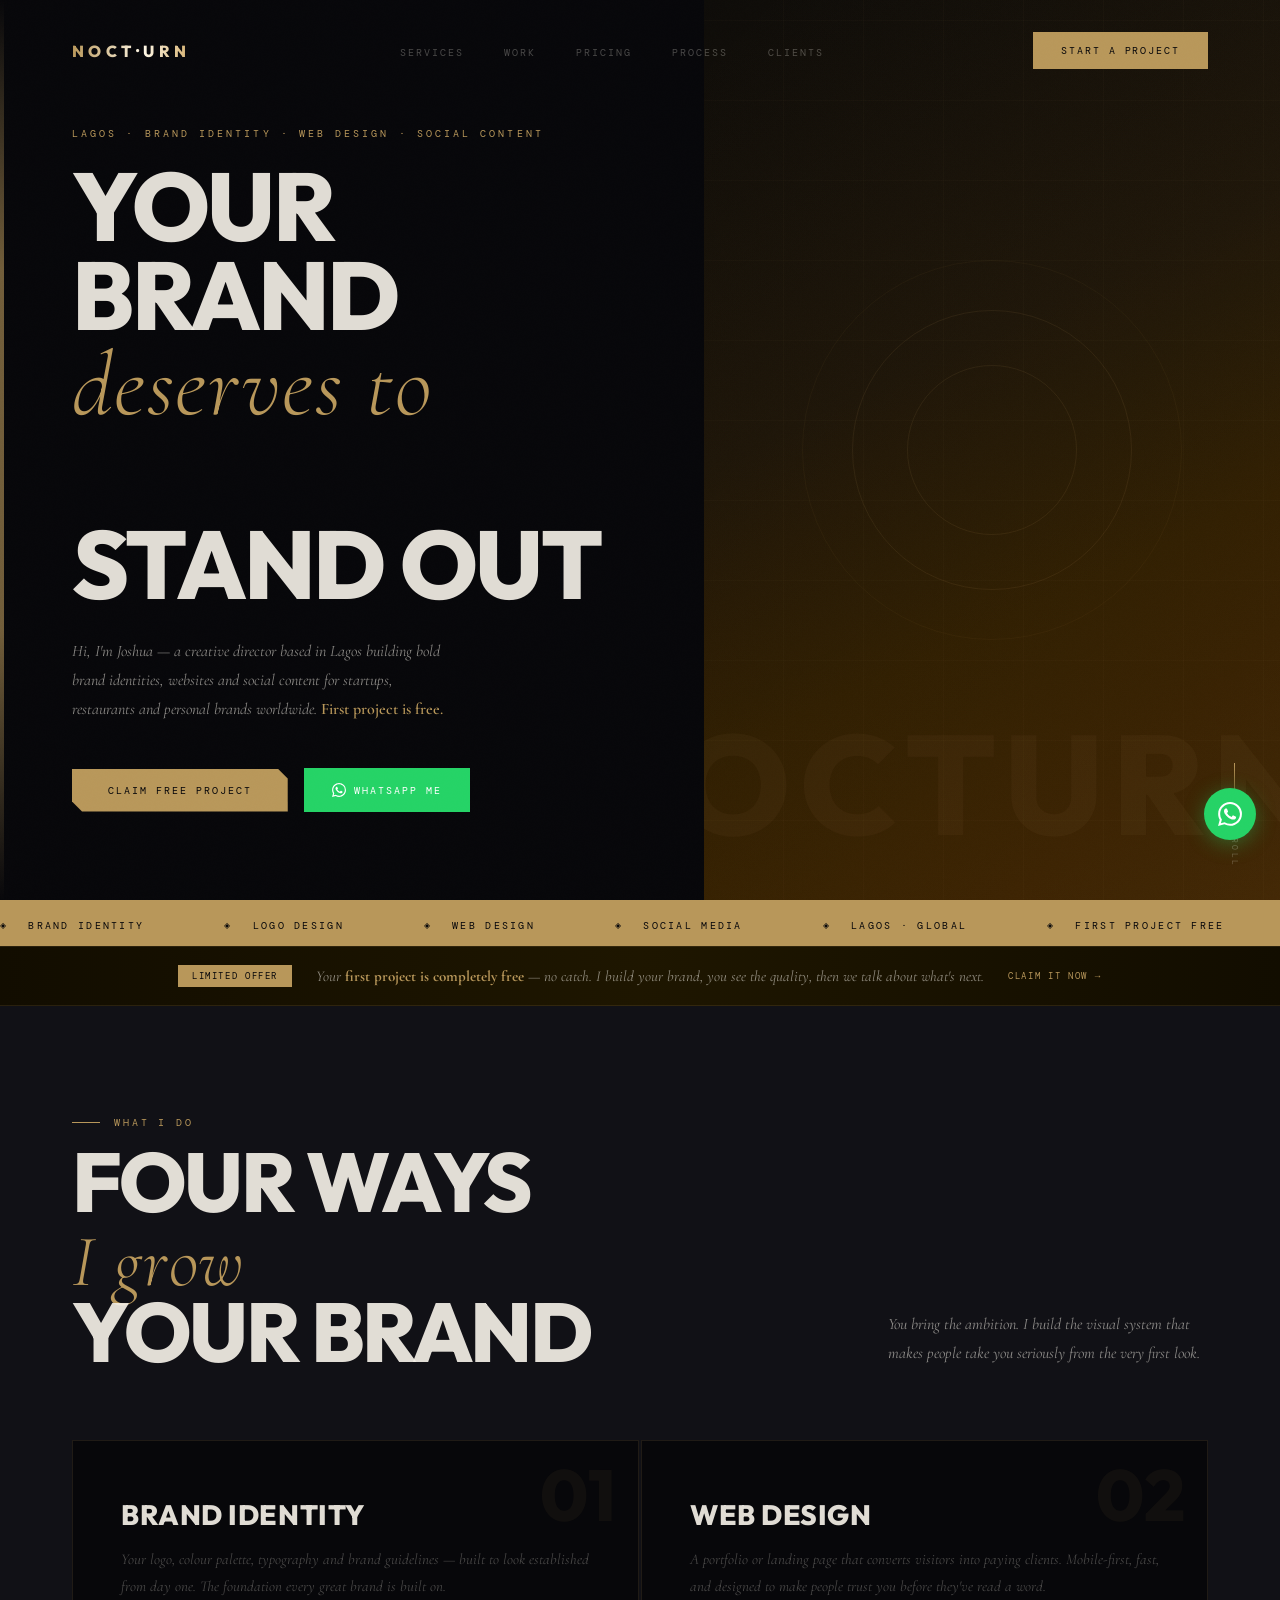
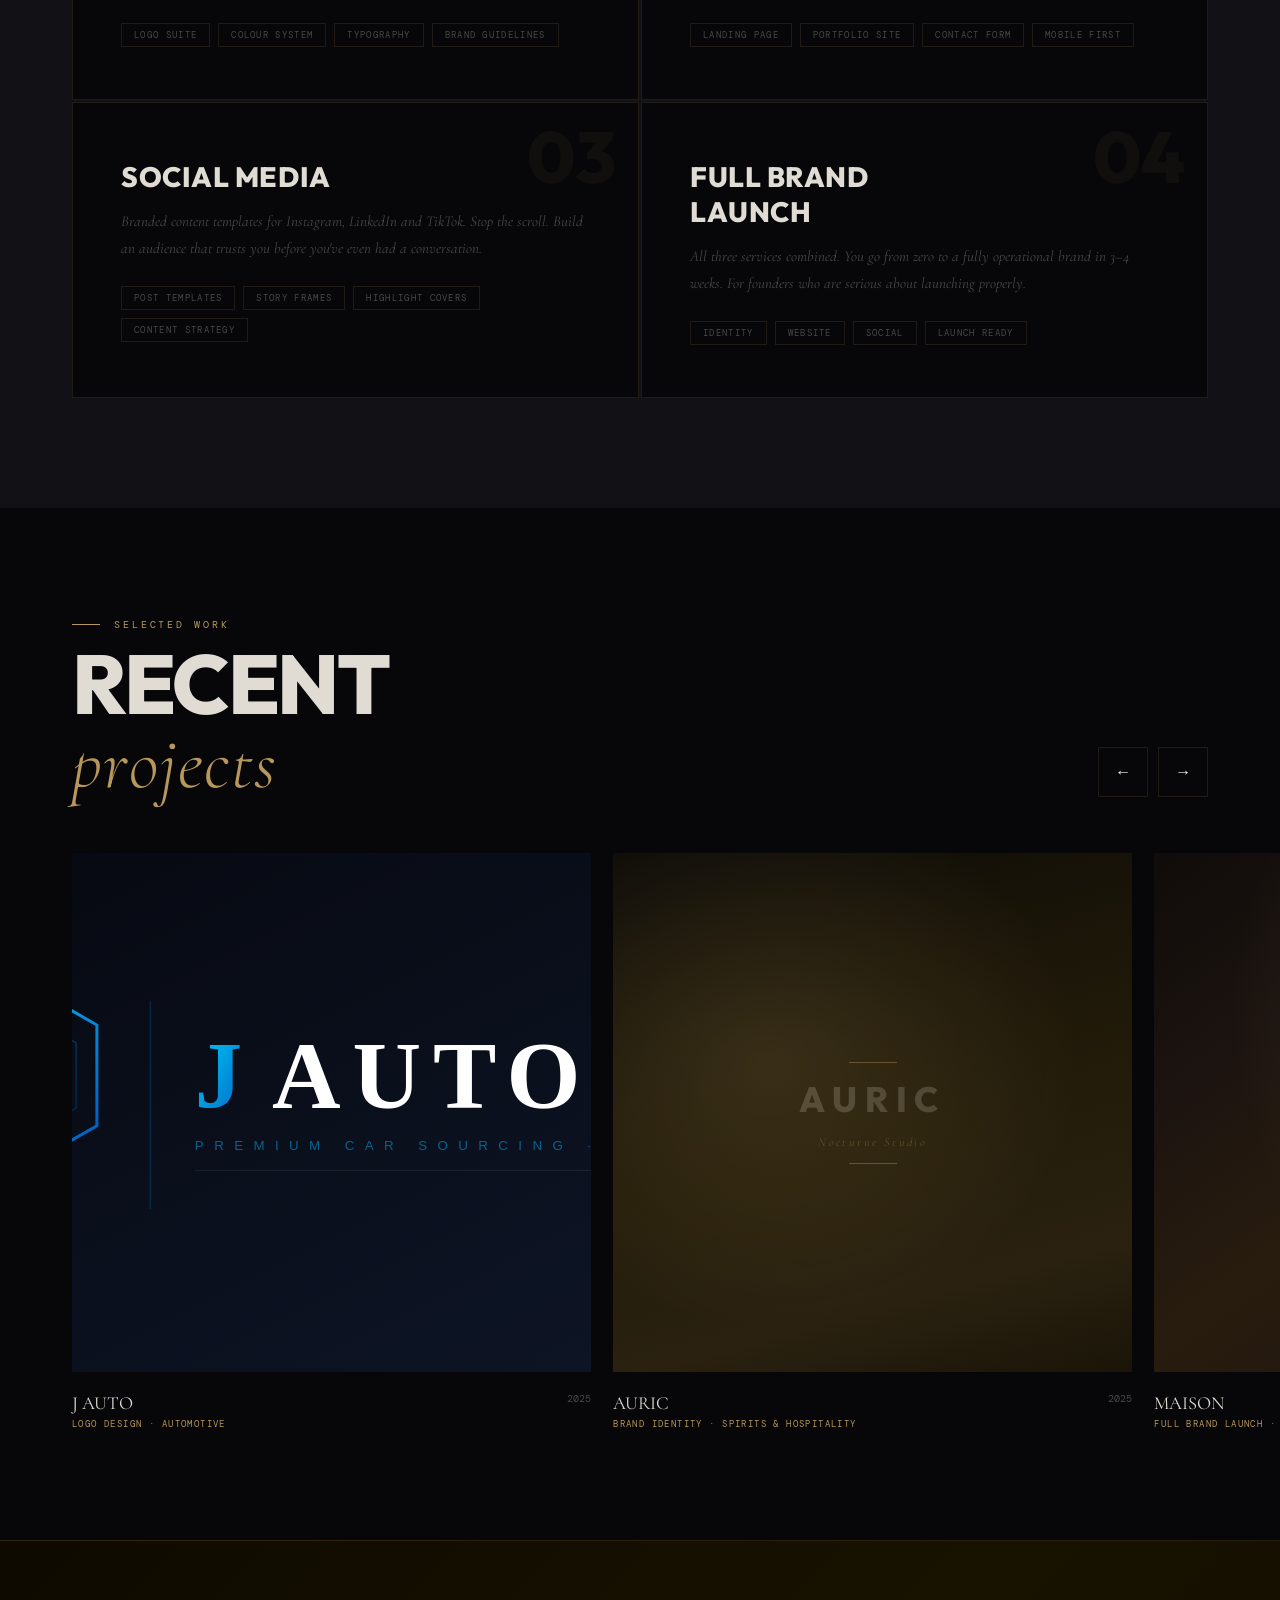
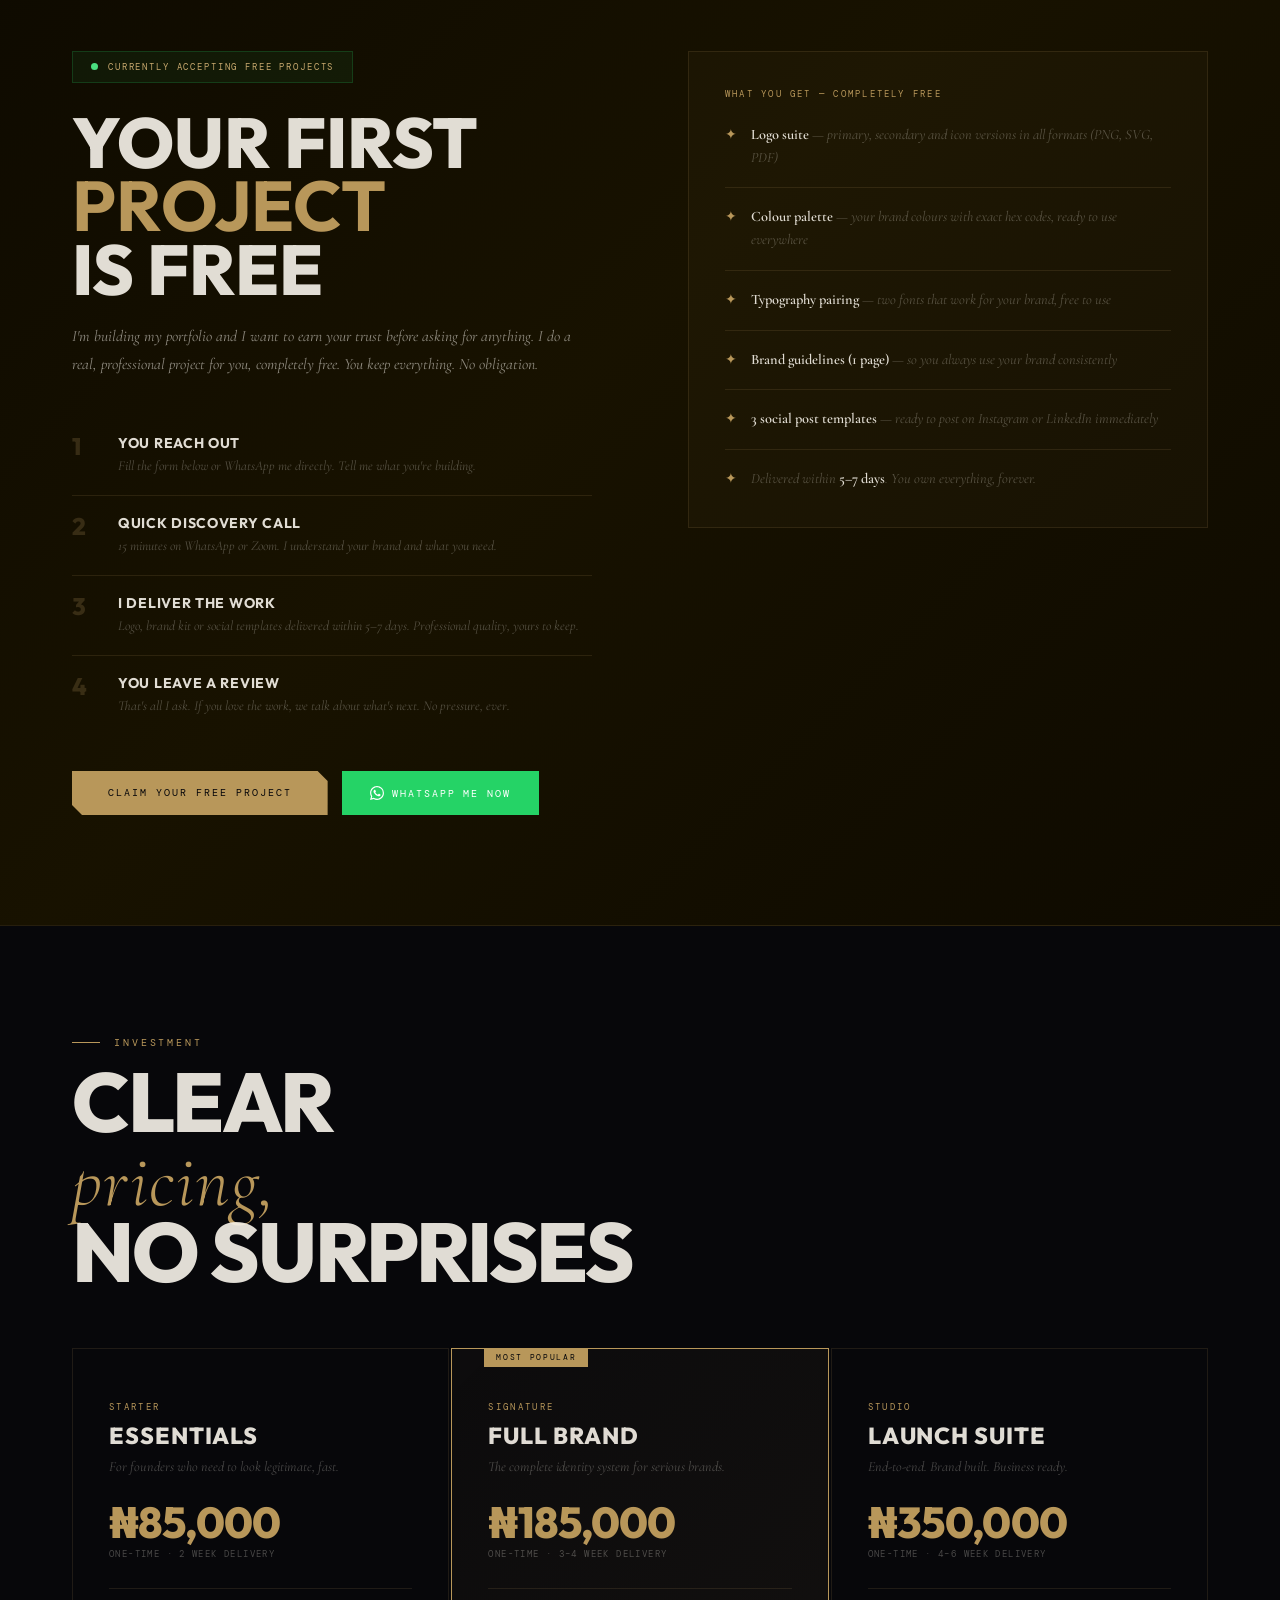
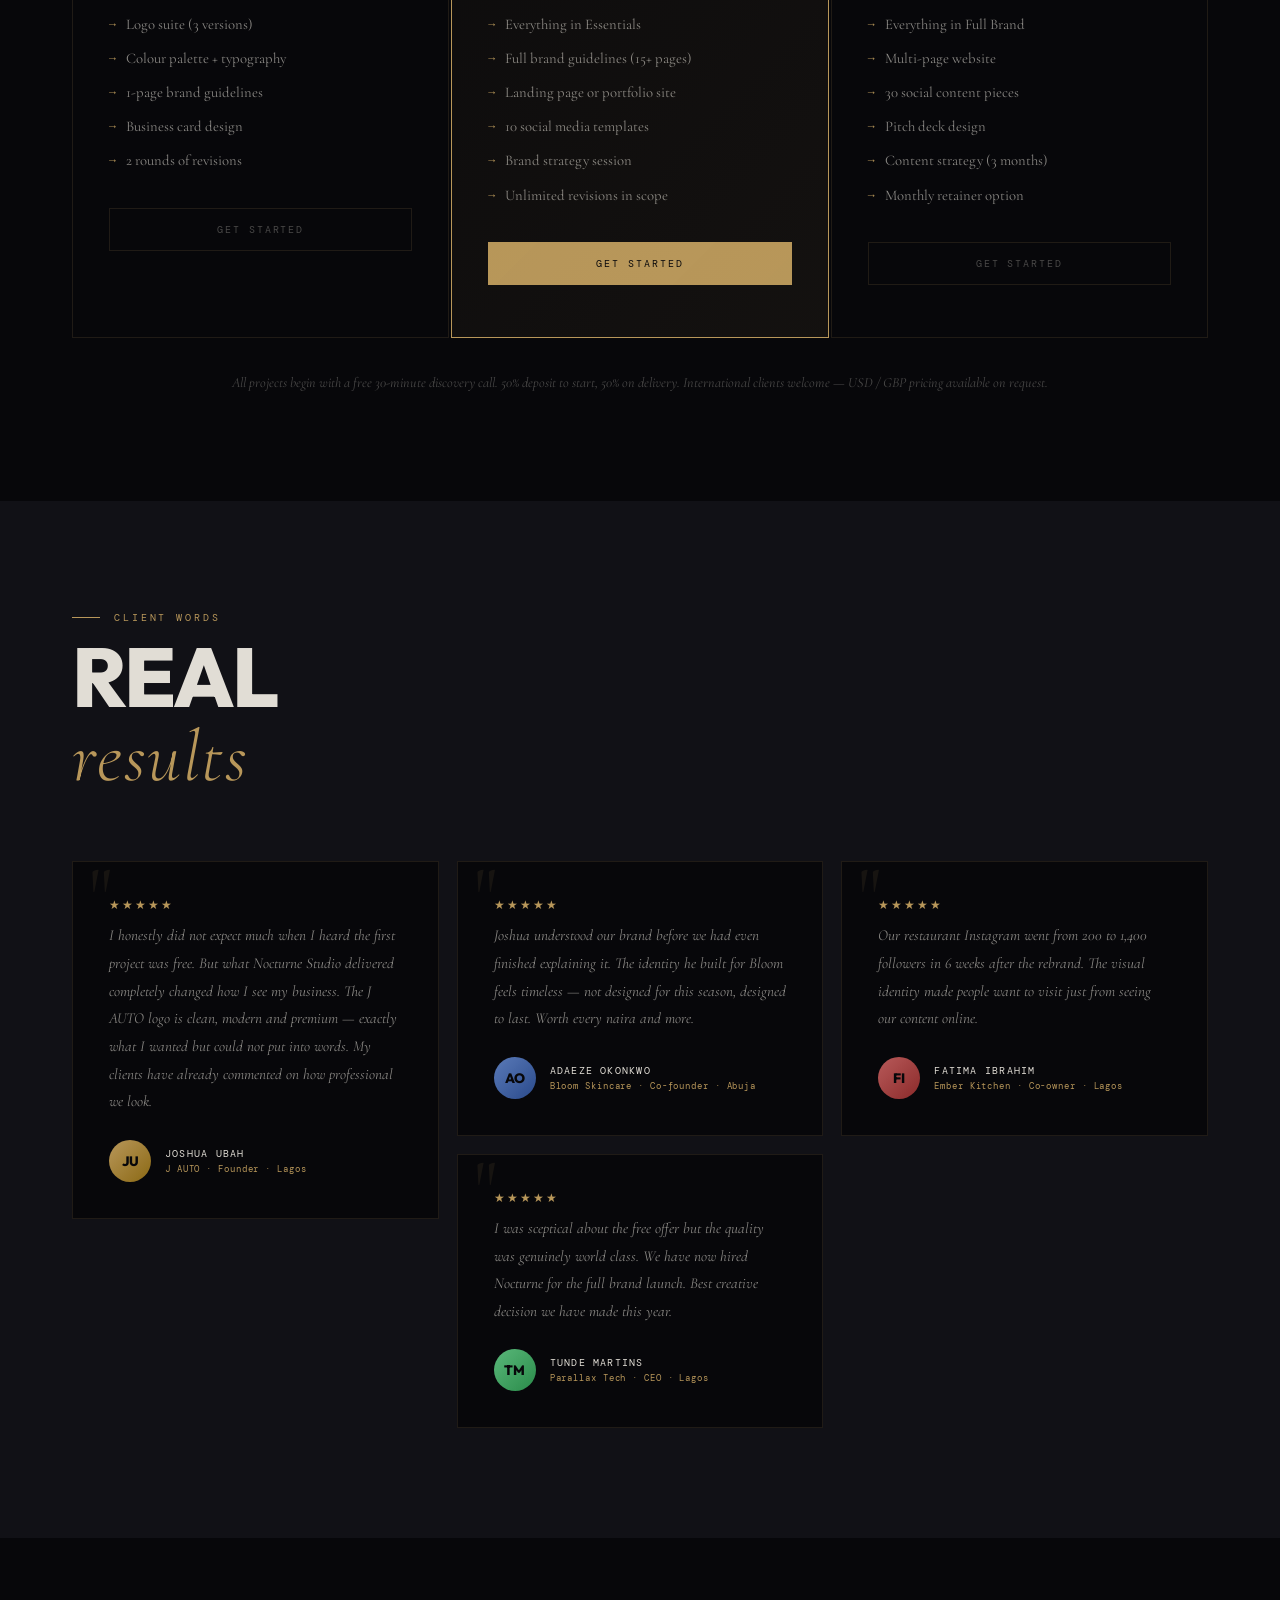
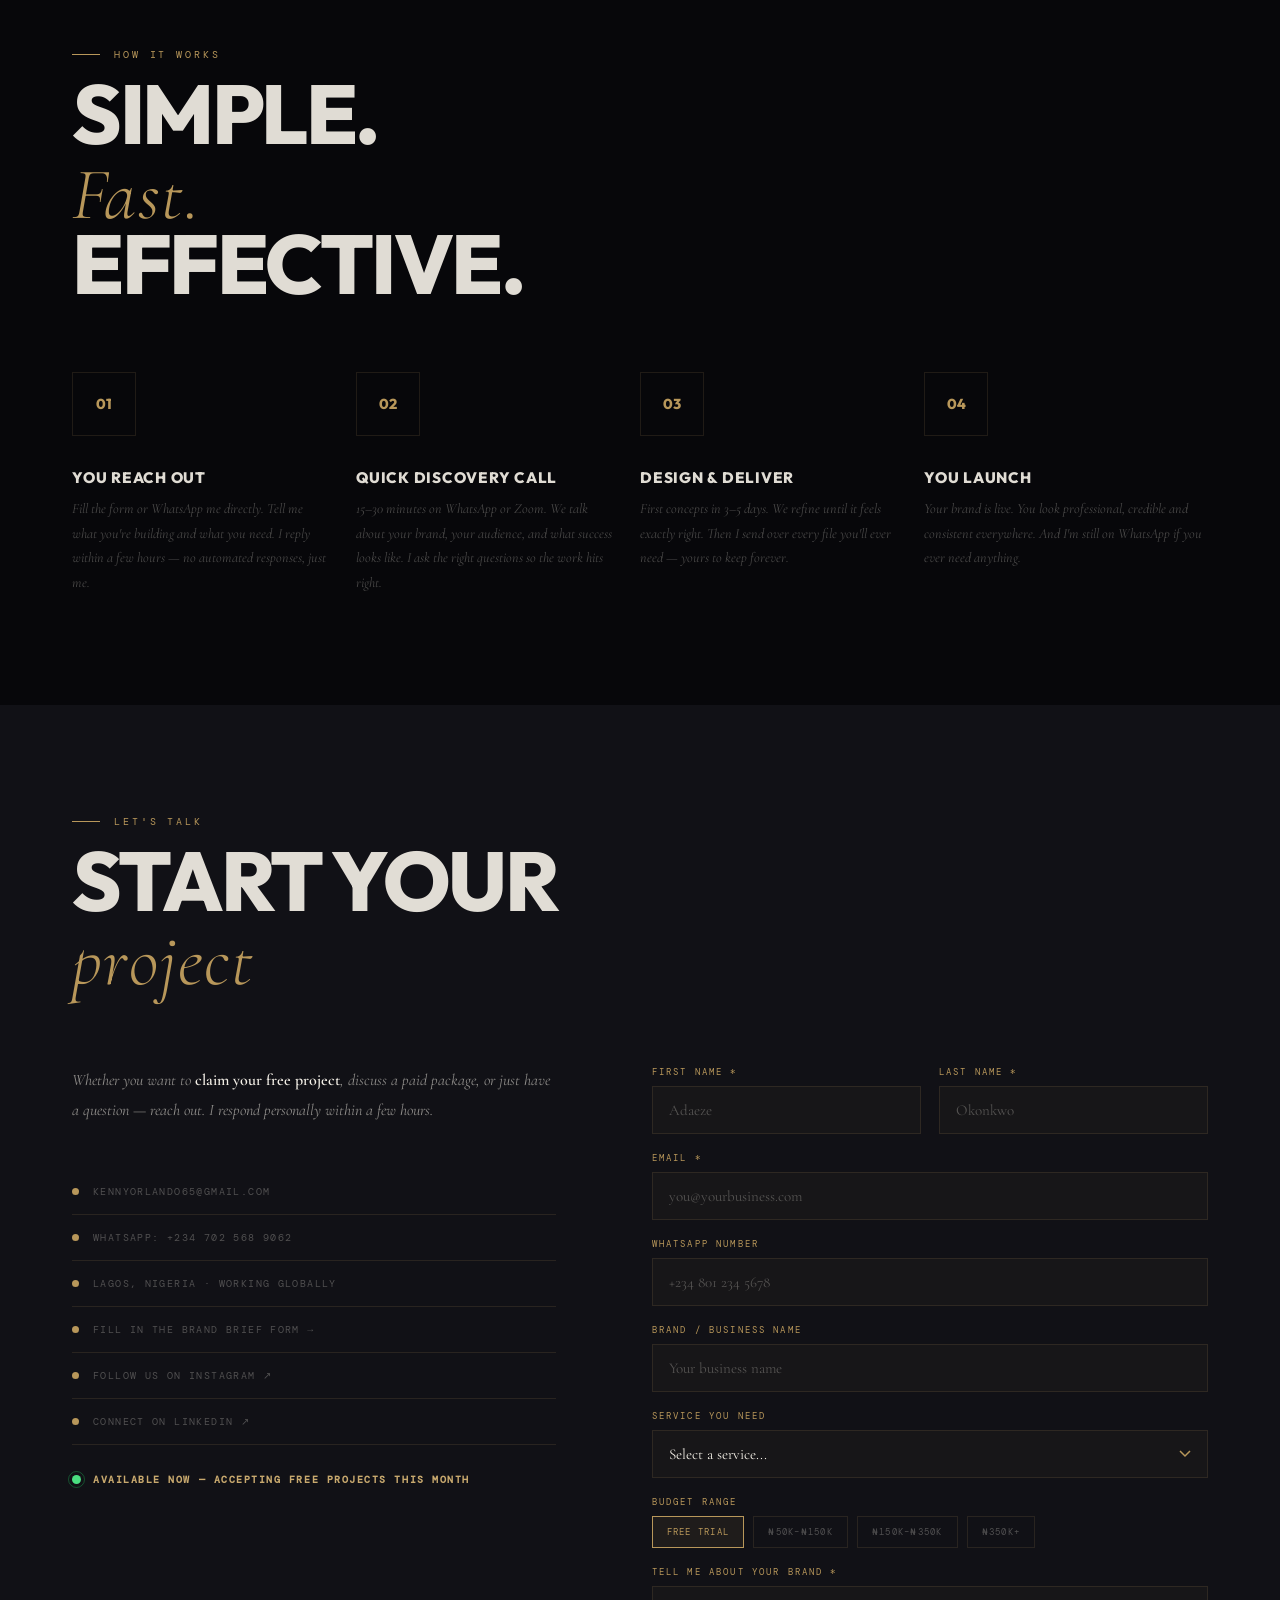
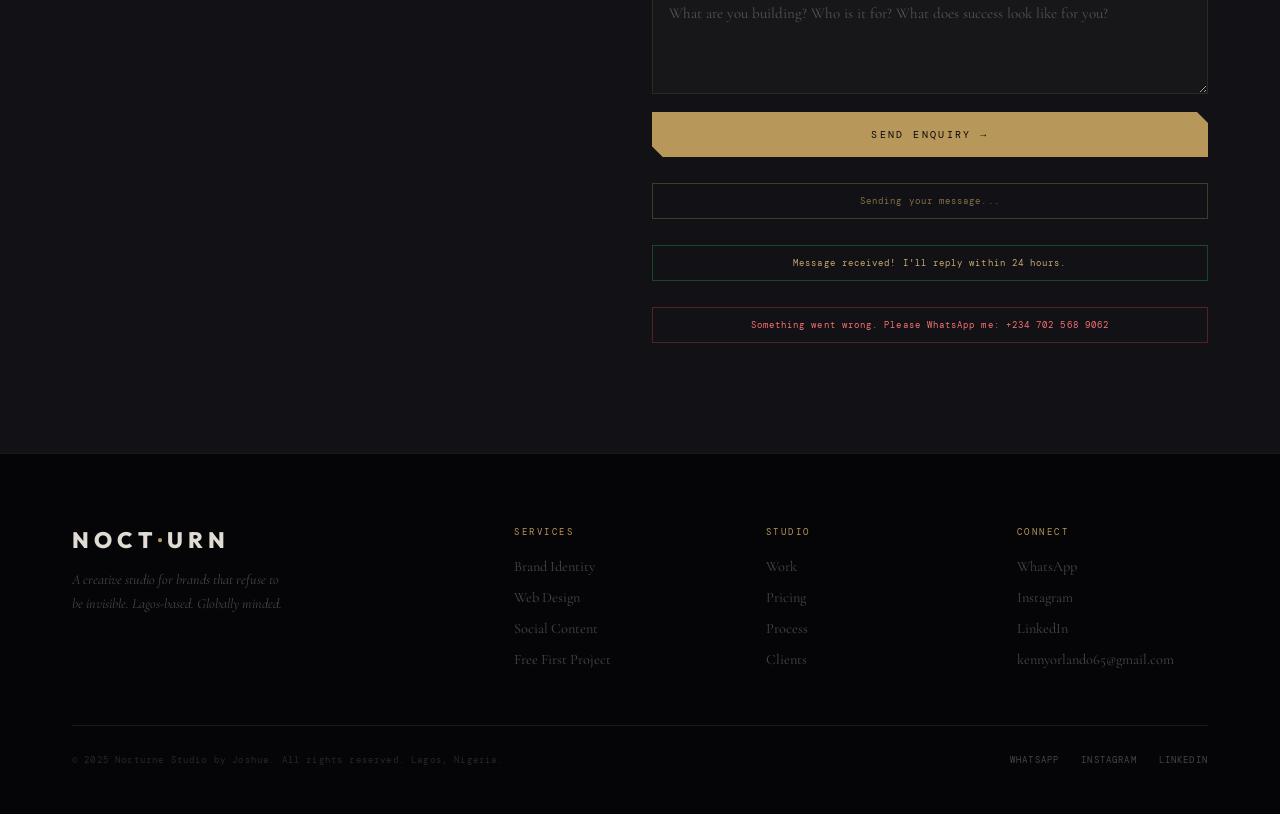
<file: nocturne-final.html>
<!DOCTYPE html>
<html lang="en">
<head>
<meta charset="UTF-8">
<meta name="viewport" content="width=device-width, initial-scale=1.0">
<title>NOCTURNE STUDIO — Brand Identity · Web Design · Lagos</title>
<meta name="description" content="Nocturne Studio — Brand identity, web design and social media content for startups, restaurants and personal brands. Based in Lagos, working globally.">
<link rel="preconnect" href="https://fonts.googleapis.com">
<link href="https://fonts.googleapis.com/css2?family=Cormorant+Garamond:ital,wght@0,300;0,400;0,600;1,300;1,400&family=Outfit:wght@300;400;600;700;800&family=DM+Mono:wght@300;400&display=swap" rel="stylesheet">
<style>
/* ─── RESET & ROOT ─────────────────────────────────────────────── */
*,*::before,*::after{margin:0;padding:0;box-sizing:border-box}
:root{
  --ink:#07070a;
  --ink2:#0d0d12;
  --paper:#f3efe6;
  --gold:#b8975a;
  --gold-light:#d4af6e;
  --gold-dim:rgba(184,151,90,0.15);
  --dim:#111116;
  --mid:#1a1a22;
  --border:rgba(184,151,90,0.14);
  --border2:rgba(184,151,90,0.25);
  --text-main:rgba(243,239,230,0.92);
  --text-mid:rgba(243,239,230,0.55);
  --text-low:rgba(243,239,230,0.28);
  --green:#c8a96e;
  --red:#ef4444;
  /* FONTS */
  --serif:'Cormorant Garamond','Cormorant',Georgia,serif;
  --sans:'Outfit',system-ui,sans-serif;
  --mono:'DM Mono',monospace;
  /* SPACING — generous */
  --section-y:110px;
  --section-x:72px;
  --ease:cubic-bezier(0.76,0,0.24,1);
}

/* ─── CURSOR ─────────────────────────────────────────────────── */
#cur{position:fixed;top:0;left:0;z-index:9999;pointer-events:none}
#cd{width:6px;height:6px;background:var(--paper);border-radius:50%;position:absolute;transform:translate(-50%,-50%);transition:background .3s}
#cr{width:34px;height:34px;border:1px solid rgba(184,151,90,0.55);border-radius:50%;position:absolute;transform:translate(-50%,-50%);transition:width .35s var(--ease),height .35s var(--ease),border-color .35s}
body.hov #cr{width:54px;height:54px;border-color:var(--gold)}
body.hov #cd{background:var(--gold)}

html{scroll-behavior:smooth;font-size:16px}
body{
  background:var(--ink);
  color:var(--text-main);
  font-family:var(--serif);
  overflow-x:hidden;
  -webkit-font-smoothing:antialiased;
}

/* ─── GRAIN OVERLAY ───────────────────────────────────────────── */
body::after{
  content:'';position:fixed;inset:0;z-index:9990;pointer-events:none;
  background-image:url("data:image/svg+xml,%3Csvg xmlns='http://www.w3.org/2000/svg' width='256' height='256'%3E%3Cfilter id='n'%3E%3CfeTurbulence type='fractalNoise' baseFrequency='0.8' numOctaves='4' stitchTiles='stitch'/%3E%3C/filter%3E%3Crect width='256' height='256' filter='url(%23n)' opacity='0.038'/%3E%3C/svg%3E");
  opacity:.42;mix-blend-mode:overlay;
}

/* ─── WHATSAPP FLOAT ──────────────────────────────────────────── */
.wa-btn{
  position:fixed;bottom:60px;right:24px;z-index:390;
  width:52px;height:52px;border-radius:50%;background:#25d366;
  display:flex;align-items:center;justify-content:center;
  box-shadow:0 4px 20px rgba(37,211,102,.35);
  text-decoration:none;
  transition:transform .3s,box-shadow .3s;
}
.wa-btn:hover{transform:scale(1.1);box-shadow:0 6px 28px rgba(37,211,102,.5)}
.wa-btn svg{width:24px;height:24px;fill:#fff}

/* ─── NAV ─────────────────────────────────────────────────────── */
nav{
  position:fixed;top:0;left:0;right:0;z-index:1000;
  display:flex;align-items:center;justify-content:space-between;
  padding:32px var(--section-x);
  transition:padding .5s var(--ease),background .5s,border-color .5s;
  border-bottom:1px solid transparent;
}
nav.scrolled{
  background:rgba(7,7,10,.94);
  backdrop-filter:blur(18px);
  padding:18px var(--section-x);
  border-bottom-color:var(--border);
}
.nav-logo{
  font-family:var(--sans);font-weight:800;
  font-size:1rem;letter-spacing:.28em;
  text-decoration:none;color:var(--paper);
}
.nav-logo b{color:var(--gold)}
.nav-links{display:flex;gap:40px;list-style:none}
.nav-links a{
  font-family:var(--mono);font-size:.62rem;letter-spacing:.2em;
  text-transform:uppercase;color:var(--text-low);
  text-decoration:none;transition:color .3s;position:relative;
}
.nav-links a::after{
  content:'';position:absolute;bottom:-4px;left:0;
  width:0;height:1px;background:var(--gold);
  transition:width .35s var(--ease);
}
.nav-links a:hover{color:var(--paper)}
.nav-links a:hover::after{width:100%}
.nav-cta{
  font-family:var(--mono);font-size:.6rem;letter-spacing:.2em;
  text-transform:uppercase;color:var(--ink);background:var(--gold);
  padding:12px 28px;text-decoration:none;
  transition:background .3s,transform .2s;display:inline-block;
}
.nav-cta:hover{background:var(--paper);transform:translateY(-1px)}

/* hamburger */
.hbg{display:none;flex-direction:column;gap:5px;background:none;border:none;padding:6px;cursor:pointer}
.hbg span{display:block;width:24px;height:1px;background:var(--paper);transition:transform .35s,opacity .35s}
.hbg.open span:nth-child(1){transform:translateY(6px) rotate(45deg)}
.hbg.open span:nth-child(2){opacity:0}
.hbg.open span:nth-child(3){transform:translateY(-6px) rotate(-45deg)}
.mob-menu{
  display:none;position:fixed;inset:0;z-index:999;
  background:var(--dim);flex-direction:column;
  align-items:center;justify-content:center;gap:32px;
}
.mob-menu.open{display:flex}
.mob-menu a{
  font-family:var(--sans);font-weight:800;
  font-size:clamp(2rem,8vw,3rem);
  text-transform:uppercase;color:var(--paper);
  text-decoration:none;letter-spacing:-.01em;
  transition:color .3s;
}
.mob-menu a:hover{color:var(--gold)}

/* ─── HERO ─────────────────────────────────────────────────────── */
#hero{
  height:100vh;min-height:680px;
  display:grid;grid-template-columns:55% 45%;
  position:relative;overflow:hidden;
}

/* LEFT — gold accent bar */
.hero-left{
  display:flex;flex-direction:column;justify-content:flex-end;
  padding:0 52px 88px var(--section-x);
  position:relative;z-index:2;
}
/* gold accent bar on left edge of hero */
.hero-left::before{
  content:'';
  position:absolute;top:0;left:0;bottom:0;
  width:4px;
  background:linear-gradient(to bottom,transparent 0%,var(--gold) 30%,var(--gold) 70%,transparent 100%);
  opacity:.6;
}

/* RIGHT — animated visual */
.hero-right{position:relative;overflow:hidden}
.hero-visual{
  position:absolute;inset:0;
  background:linear-gradient(155deg,#0e0c09 0%,#1c1408 40%,#2e1c00 65%,#3d2200 100%);
}
.hero-grid{
  position:absolute;inset:0;
  background-image:
    repeating-linear-gradient(0deg,transparent,transparent 79px,rgba(184,151,90,.05) 80px),
    repeating-linear-gradient(90deg,transparent,transparent 79px,rgba(184,151,90,.05) 80px);
  animation:gridPan 28s linear infinite;
}
@keyframes gridPan{0%{transform:translate(0,0)}100%{transform:translate(80px,80px)}}
.hero-wm{
  position:absolute;bottom:28px;left:50%;transform:translateX(-50%);
  font-family:var(--sans);font-weight:800;
  font-size:clamp(56px,11vw,148px);
  color:rgba(184,151,90,.055);
  white-space:nowrap;letter-spacing:.06em;
  pointer-events:none;user-select:none;
}
.hero-ring{
  position:absolute;top:50%;left:50%;
  transform:translate(-50%,-50%);
  width:280px;height:280px;border-radius:50%;
  border:1px solid rgba(184,151,90,.1);
  animation:ringPulse 4.5s ease-in-out infinite;
}
.hero-ring-2{width:170px;height:170px;animation-delay:-2.2s}
.hero-ring-3{width:380px;height:380px;animation-delay:-1s;border-color:rgba(184,151,90,.05)}
@keyframes ringPulse{
  0%,100%{transform:translate(-50%,-50%) scale(1);opacity:.5}
  50%{transform:translate(-50%,-50%) scale(1.06);opacity:.9}
}

/* Hero text */
.hero-eyebrow{
  font-family:var(--mono);font-size:.6rem;letter-spacing:.32em;
  text-transform:uppercase;color:var(--gold);
  margin-bottom:22px;
  animation:fadeUp .9s .15s both;
}
.hero-h1{
  font-family:var(--sans);font-weight:800;
  font-size:clamp(52px,7.5vw,108px);
  line-height:.92;letter-spacing:-.025em;
  text-transform:uppercase;
  animation:fadeUp .9s .3s both;
}
.hero-h1 em{
  font-family:var(--serif);font-style:italic;
  font-weight:300;color:var(--gold);
  font-size:.95em;display:block;
  text-transform:none;letter-spacing:.02em;
  margin:.05em 0;
}
.hero-sub{
  font-family:var(--serif);font-style:italic;
  font-size:clamp(.9rem,1.25vw,1.08rem);
  color:var(--text-mid);line-height:1.82;
  max-width:380px;margin-top:28px;
  animation:fadeUp .9s .45s both;
}
.hero-sub b{color:var(--gold);font-style:normal;font-weight:600}
.hero-actions{
  display:flex;gap:16px;align-items:center;
  margin-top:44px;flex-wrap:wrap;
  animation:fadeUp .9s .6s both;
}
.btn-primary{
  font-family:var(--mono);font-size:.62rem;letter-spacing:.2em;
  text-transform:uppercase;color:var(--ink);background:var(--gold);
  border:none;padding:15px 36px;text-decoration:none;
  display:inline-block;transition:background .3s,transform .2s;
  clip-path:polygon(0 0,calc(100% - 10px) 0,100% 10px,100% 100%,10px 100%,0 calc(100% - 10px));
}
.btn-primary:hover{background:var(--paper);transform:translateY(-2px)}
.btn-whatsapp{
  font-family:var(--mono);font-size:.62rem;letter-spacing:.2em;
  text-transform:uppercase;color:#fff;background:#25d366;
  border:none;padding:15px 28px;text-decoration:none;
  display:inline-flex;align-items:center;gap:8px;
  transition:background .3s,transform .2s;
}
.btn-whatsapp:hover{background:#1da851;transform:translateY(-2px)}
.btn-whatsapp svg{width:14px;height:14px;fill:#fff;flex-shrink:0}
.hero-scroll-ind{
  position:absolute;bottom:32px;right:40px;z-index:3;
  display:flex;flex-direction:column;align-items:center;gap:8px;
  animation:fadeIn 1s 1.4s both;
}
.hero-scroll-ind p{
  font-family:var(--mono);font-size:.52rem;letter-spacing:.3em;
  text-transform:uppercase;color:var(--text-low);writing-mode:vertical-rl;
}
.scroll-line{
  width:1px;height:52px;
  background:linear-gradient(to bottom,var(--gold),transparent);
  animation:scrollAnim 2.4s ease-in-out infinite;
}
@keyframes scrollAnim{0%,100%{transform:scaleY(1);opacity:1}50%{transform:scaleY(.45);opacity:.3}}

/* ─── MARQUEE ─────────────────────────────────────────────────── */
.marquee-wrap{background:var(--gold);padding:13px 0;overflow:hidden;white-space:nowrap}
.marquee-inner{display:inline-flex;gap:80px;animation:marquee 32s linear infinite}
.marquee-item{
  font-family:var(--mono);font-size:.65rem;letter-spacing:.22em;
  text-transform:uppercase;color:var(--ink);
  display:flex;align-items:center;gap:20px;
}
.marquee-item::before{content:'◈';font-size:.5rem}
@keyframes marquee{0%{transform:translateX(0)}100%{transform:translateX(-50%)}}

/* ─── OFFER BANNER ────────────────────────────────────────────── */
.offer-banner{
  background:linear-gradient(90deg,#120d00,#1e1600,#120d00);
  border-top:1px solid var(--border);border-bottom:1px solid var(--border);
  padding:18px var(--section-x);
  display:flex;align-items:center;justify-content:center;
  gap:24px;flex-wrap:wrap;text-align:center;
}
.offer-pill{
  background:var(--gold);color:var(--ink);
  font-family:var(--mono);font-size:.56rem;letter-spacing:.18em;
  text-transform:uppercase;padding:5px 14px;flex-shrink:0;
}
.offer-text{font-family:var(--serif);font-style:italic;color:var(--text-mid);font-size:.94rem}
.offer-text b{color:var(--gold);font-style:normal}
.offer-link{
  font-family:var(--mono);font-size:.58rem;letter-spacing:.18em;
  text-transform:uppercase;color:var(--gold);text-decoration:none;
  display:flex;align-items:center;gap:6px;transition:gap .3s;white-space:nowrap;
}
.offer-link:hover{gap:10px}

/* ─── SECTION COMMONS ─────────────────────────────────────────── */
.section{padding:var(--section-y) var(--section-x)}
.sec-eyebrow{
  font-family:var(--mono);font-size:.6rem;letter-spacing:.3em;
  text-transform:uppercase;color:var(--gold);
  display:flex;align-items:center;gap:14px;
  margin-bottom:16px;
}
.sec-eyebrow::before{content:'';display:block;width:28px;height:1px;background:var(--gold)}
.sec-title{
  font-family:var(--sans);font-weight:800;
  font-size:clamp(42px,6.5vw,86px);
  line-height:.88;letter-spacing:-.03em;
  text-transform:uppercase;
}
.sec-title em{
  font-family:var(--serif);font-style:italic;
  font-weight:300;color:var(--gold);
  font-size:.88em;text-transform:none;letter-spacing:.02em;
}
.rule{height:1px;background:var(--border);margin:80px 0}

/* ─── SERVICES ────────────────────────────────────────────────── */
#services{background:var(--dim)}
.services-intro{
  display:flex;justify-content:space-between;align-items:flex-end;
  margin-bottom:72px;gap:40px;flex-wrap:wrap;
}
.services-desc{
  font-family:var(--serif);font-style:italic;
  font-size:1rem;line-height:1.82;color:var(--text-mid);
  max-width:320px;
}
.services-grid{display:grid;grid-template-columns:1fr 1fr;gap:2px}
.srv-card{
  background:var(--ink);border:1px solid var(--border);
  padding:52px 48px;position:relative;overflow:hidden;
  transition:border-color .45s,background .45s;
}
.srv-card::before{
  content:'';position:absolute;inset:0;
  background:linear-gradient(145deg,rgba(184,151,90,.07) 0%,transparent 55%);
  opacity:0;transition:opacity .45s;
}
.srv-card:hover{border-color:var(--border2);background:#0b0b10}
.srv-card:hover::before{opacity:1}
.srv-num{
  font-family:var(--sans);font-weight:800;
  font-size:4.5rem;color:rgba(184,151,90,.06);
  line-height:1;position:absolute;top:18px;right:22px;
  transition:color .45s;
}
.srv-card:hover .srv-num{color:rgba(184,151,90,.14)}
.srv-name{
  font-family:var(--sans);font-weight:800;
  font-size:clamp(1.25rem,2.2vw,1.75rem);
  text-transform:uppercase;letter-spacing:.02em;
  margin-bottom:14px;margin-top:4px;
  transition:color .35s;
}
.srv-card:hover .srv-name{color:var(--gold)}
.srv-body{
  font-family:var(--serif);font-style:italic;
  font-size:.94rem;line-height:1.78;color:var(--text-low);
  transition:color .35s;
}
.srv-card:hover .srv-body{color:var(--text-mid)}
.srv-pills{display:flex;flex-wrap:wrap;gap:8px;margin-top:24px}
.srv-pill{
  font-family:var(--mono);font-size:.55rem;letter-spacing:.15em;
  text-transform:uppercase;color:var(--text-low);
  border:1px solid var(--border);padding:5px 12px;
  transition:all .35s;
}
.srv-card:hover .srv-pill{color:var(--gold);border-color:var(--border2)}

/* ─── PORTFOLIO ───────────────────────────────────────────────── */
#portfolio{padding:var(--section-y) 0;overflow:hidden}
.portfolio-head{
  padding:0 var(--section-x);
  display:flex;justify-content:space-between;
  align-items:flex-end;margin-bottom:56px;
  flex-wrap:wrap;gap:24px;
}
.car-controls{display:flex;gap:10px}
.car-btn{
  width:50px;height:50px;
  border:1px solid var(--border);background:none;color:var(--paper);
  font-size:1rem;cursor:pointer;
  display:flex;align-items:center;justify-content:center;
  transition:all .3s;font-family:var(--mono);
}
.car-btn:hover{background:var(--gold);border-color:var(--gold);color:var(--ink)}
.car-overflow{overflow:hidden}
.car-track{
  display:flex;gap:22px;
  padding:0 var(--section-x);
  transition:transform .75s var(--ease);
  will-change:transform;
}
/* PROJECT CARDS */
.proj-card{flex:0 0 calc(44vw - 44px);min-width:300px;cursor:pointer}
.proj-visual{
  position:relative;
  padding-bottom:100%; /* 1:1 square — less tall */
  overflow:hidden;
}
.proj-bg{
  position:absolute;inset:0;
  transition:transform .75s var(--ease);
}
.proj-card:hover .proj-bg{transform:scale(1.055)}
.proj-overlay{
  position:absolute;inset:0;
  background:linear-gradient(to top,rgba(7,7,10,.88) 0%,transparent 52%);
  opacity:0;transition:opacity .4s;
  display:flex;align-items:flex-end;padding:28px;
}
.proj-card:hover .proj-overlay{opacity:1}
.proj-tag{
  font-family:var(--mono);font-size:.58rem;letter-spacing:.18em;
  text-transform:uppercase;color:var(--ink);background:var(--gold);
  padding:9px 20px;transform:translateY(12px);
  transition:transform .4s .05s;
}
.proj-card:hover .proj-tag{transform:translateY(0)}
.proj-info{padding:20px 0 0;display:flex;justify-content:space-between;align-items:flex-start}
.proj-name{font-family:var(--serif);font-size:1.15rem;font-weight:400}
.proj-cat{font-family:var(--mono);font-size:.55rem;letter-spacing:.16em;text-transform:uppercase;color:var(--gold);margin-top:4px}
.proj-year{font-family:var(--mono);font-size:.6rem;color:var(--text-low)}

/* OLD MONEY PLACEHOLDER VISUALS */
.pm-auric{
  background:
    radial-gradient(ellipse at 30% 40%, rgba(184,151,90,.18) 0%, transparent 60%),
    linear-gradient(165deg,#0e0c08 0%,#1a1508 30%,#231c0a 55%,#2a2110 80%,#1a1508 100%);
}
.pm-crest{
  background:
    radial-gradient(ellipse at 70% 60%, rgba(180,160,120,.12) 0%, transparent 55%),
    linear-gradient(155deg,#0a0e14 0%,#0e1520 35%,#142038 60%,#1a2840 80%,#0e1520 100%);
}
.pm-maison{
  background:
    radial-gradient(ellipse at 50% 30%, rgba(160,140,110,.1) 0%, transparent 50%),
    linear-gradient(145deg,#100c0a 0%,#1c1410 30%,#281c0e 55%,#1c1410 100%);
}
.pm-volta{
  background:
    radial-gradient(ellipse at 40% 70%, rgba(100,80,140,.15) 0%, transparent 55%),
    linear-gradient(155deg,#0c0a14 0%,#141020 35%,#1c1830 60%,#141020 100%);
}
.pm-jauto{
  background:
    radial-gradient(ellipse at 60% 40%, rgba(0,140,200,.12) 0%, transparent 55%),
    linear-gradient(155deg,#06080f 0%,#0a0e1a 35%,#0e1628 60%,#0a0e1a 100%);
}

/* Placeholder art inside each card */
.proj-art{
  position:absolute;inset:0;
  display:flex;align-items:center;justify-content:center;
  flex-direction:column;gap:14px;
}
.proj-art-line{
  width:48px;height:1px;background:rgba(184,151,90,.4);
}
.proj-art-name{
  font-family:var(--sans);font-weight:800;
  font-size:clamp(1.4rem,3vw,2.2rem);
  letter-spacing:.22em;color:rgba(243,239,230,.18);
  text-transform:uppercase;text-align:center;
}
.proj-art-mark{
  font-family:var(--serif);font-style:italic;
  font-size:.75rem;letter-spacing:.2em;
  color:rgba(184,151,90,.35);
}

/* ─── FREE OFFER SECTION ──────────────────────────────────────── */
#free-offer{
  background:
    linear-gradient(135deg,#0e0a00 0%,#181200 45%,#0e0a00 100%);
  border-top:1px solid var(--border);
  border-bottom:1px solid var(--border);
}
.free-inner{display:grid;grid-template-columns:1fr 1fr;gap:96px;align-items:start}
.free-avail{
  display:inline-flex;align-items:center;gap:10px;
  background:rgba(34,197,94,.07);border:1px solid rgba(34,197,94,.2);
  padding:9px 18px;margin-bottom:28px;
}
.free-avail-dot{width:7px;height:7px;border-radius:50%;background:#4ade80;animation:tbp 2s infinite}
.free-avail-txt{font-family:var(--mono);font-size:.58rem;letter-spacing:.2em;text-transform:uppercase;color:var(--green)}
.free-heading{
  font-family:var(--sans);font-weight:800;
  font-size:clamp(36px,5.5vw,72px);
  line-height:.9;text-transform:uppercase;margin-bottom:22px;
}
.free-heading b{color:var(--gold)}
.free-body{
  font-family:var(--serif);font-style:italic;
  font-size:.98rem;line-height:1.82;color:var(--text-mid);margin-bottom:36px;
}
.free-steps{display:flex;flex-direction:column;gap:0}
.free-step{
  display:flex;gap:20px;padding:18px 0;
  border-bottom:1px solid var(--border);
}
.free-step:last-child{border:none}
.fs-n{
  font-family:var(--sans);font-weight:800;
  font-size:1.5rem;color:rgba(184,151,90,.22);
  line-height:1;flex-shrink:0;width:26px;
}
.fs-title{font-family:var(--sans);font-weight:700;font-size:.88rem;text-transform:uppercase;letter-spacing:.05em;margin-bottom:3px}
.fs-desc{font-family:var(--serif);font-style:italic;font-size:.85rem;color:var(--text-low);line-height:1.62}
.free-ctas{display:flex;gap:14px;flex-wrap:wrap;margin-top:36px}
.free-proof{
  background:rgba(184,151,90,.04);border:1px solid var(--border);
  padding:36px;
}
.fp-head{
  font-family:var(--mono);font-size:.58rem;letter-spacing:.24em;
  text-transform:uppercase;color:var(--gold);margin-bottom:24px;
}
.fp-row{
  display:flex;gap:14px;align-items:flex-start;
  margin-bottom:18px;padding-bottom:18px;
  border-bottom:1px solid var(--border);
}
.fp-row:last-child{border:none;margin:0;padding:0}
.fp-icon{color:var(--gold);flex-shrink:0;font-size:.9rem;margin-top:2px}
.fp-text{font-family:var(--serif);font-style:italic;font-size:.9rem;color:var(--text-low);line-height:1.58}
.fp-text b{color:var(--text-main);font-style:normal;font-weight:600}

/* ─── PRICING ─────────────────────────────────────────────────── */
#pricing{}
.pricing-grid{
  display:grid;grid-template-columns:repeat(3,1fr);
  gap:2px;margin-top:60px;
}
.price-card{
  border:1px solid var(--border);padding:52px 36px;
  position:relative;transition:all .4s;
}
.price-card.featured{border-color:var(--gold);background:rgba(184,151,90,.03)}
.price-card:not(.featured):hover{border-color:var(--border2);background:rgba(184,151,90,.02)}
.price-badge{
  position:absolute;top:-1px;left:32px;
  background:var(--gold);color:var(--ink);
  font-family:var(--mono);font-size:.52rem;letter-spacing:.2em;
  text-transform:uppercase;padding:4px 12px;
}
.price-tier{font-family:var(--mono);font-size:.58rem;letter-spacing:.25em;text-transform:uppercase;color:var(--gold);margin-bottom:8px}
.price-name{font-family:var(--sans);font-weight:800;font-size:1.45rem;text-transform:uppercase;letter-spacing:.04em;margin-bottom:6px}
.price-tagline{font-family:var(--serif);font-style:italic;color:var(--text-low);font-size:.88rem;margin-bottom:26px;margin-top:8px}
.price-amount{font-family:var(--sans);font-weight:800;font-size:2.7rem;color:var(--gold);line-height:1;letter-spacing:-.02em}
.price-timeline{font-family:var(--mono);font-size:.58rem;letter-spacing:.15em;text-transform:uppercase;color:var(--text-low);margin-top:4px;margin-bottom:28px}
.price-divider{height:1px;background:var(--border);margin-bottom:24px}
.price-features{list-style:none;display:flex;flex-direction:column;gap:12px;margin-bottom:36px}
.price-features li{
  font-family:var(--serif);font-size:.92rem;color:var(--text-mid);
  display:flex;align-items:flex-start;gap:10px;line-height:1.5;
}
.price-features li::before{content:'→';color:var(--gold);font-family:var(--mono);font-size:.72rem;flex-shrink:0;margin-top:3px}
.price-btn{
  width:100%;background:transparent;border:1px solid var(--border);
  color:var(--text-low);font-family:var(--mono);font-size:.6rem;
  letter-spacing:.2em;text-transform:uppercase;padding:14px;
  cursor:pointer;transition:all .35s;display:block;text-align:center;text-decoration:none;
}
.price-btn:hover,.price-card.featured .price-btn{background:var(--gold);border-color:var(--gold);color:var(--ink)}
.pricing-note{
  font-family:var(--serif);font-style:italic;
  font-size:.88rem;color:var(--text-low);
  text-align:center;margin-top:36px;
}

/* ─── TESTIMONIALS — MASONRY ──────────────────────────────────── */
#testimonials{background:var(--dim)}
.testi-grid{
  margin-top:72px;
  columns:3;column-gap:18px;
}
.testi-card{
  background:var(--ink);border:1px solid var(--border);
  padding:36px;break-inside:avoid;
  margin-bottom:18px;display:block;
  position:relative;overflow:hidden;
  transition:border-color .4s;
}
.testi-card:hover{border-color:var(--border2)}
.testi-quote-mark{
  font-family:var(--serif);font-size:5rem;
  color:var(--gold);opacity:.09;
  position:absolute;top:-6px;left:16px;
  line-height:1;
}
.testi-stars{color:var(--gold);font-size:.75rem;margin-bottom:10px;letter-spacing:2px}
.testi-text{
  font-family:var(--serif);font-style:italic;
  font-size:.95rem;line-height:1.82;color:var(--text-mid);
  position:relative;z-index:1;margin-bottom:24px;
}
.testi-author{display:flex;align-items:center;gap:14px}
.testi-avatar{
  width:42px;height:42px;border-radius:50%;
  display:flex;align-items:center;justify-content:center;
  font-family:var(--sans);font-weight:800;font-size:.85rem;
  color:var(--ink);flex-shrink:0;overflow:hidden;
}
.testi-avatar img{width:100%;height:100%;object-fit:cover;border-radius:50%}
.testi-name{font-family:var(--mono);font-size:.64rem;letter-spacing:.12em;text-transform:uppercase}
.testi-role{font-family:var(--mono);font-size:.56rem;letter-spacing:.1em;color:var(--gold);margin-top:3px}

/* ─── PROCESS ─────────────────────────────────────────────────── */
#process{}
.process-grid{display:grid;grid-template-columns:repeat(4,1fr);gap:0;margin-top:72px}
.process-step{padding-right:28px}
.process-step:last-child{padding-right:0}
.step-dot{
  width:64px;height:64px;border:1px solid var(--border);
  display:flex;align-items:center;justify-content:center;
  margin-bottom:32px;background:var(--ink);
  transition:all .4s;
}
.process-step:hover .step-dot{border-color:var(--gold);background:rgba(184,151,90,.06)}
.step-num{font-family:var(--sans);font-weight:800;font-size:.9rem;color:var(--gold)}
.step-title{
  font-family:var(--sans);font-weight:800;font-size:.95rem;
  text-transform:uppercase;letter-spacing:.05em;
  margin-bottom:10px;transition:color .3s;
}
.process-step:hover .step-title{color:var(--gold)}
.step-body{
  font-family:var(--serif);font-style:italic;
  font-size:.88rem;line-height:1.74;color:var(--text-low);
}

/* ─── CONTACT ─────────────────────────────────────────────────── */
#contact{background:var(--dim)}
.contact-grid{display:grid;grid-template-columns:1fr 1.15fr;gap:96px;margin-top:72px}
.contact-intro{
  font-family:var(--serif);font-style:italic;
  font-size:1rem;line-height:1.85;color:var(--text-mid);margin-bottom:44px;
}
.contact-intro b{color:var(--paper);font-style:normal;font-weight:600}
.contact-links{display:flex;flex-direction:column}
.contact-link{
  display:flex;align-items:center;gap:14px;
  font-family:var(--mono);font-size:.62rem;letter-spacing:.14em;
  text-transform:uppercase;color:var(--text-low);
  text-decoration:none;padding:16px 0;
  border-bottom:1px solid var(--border);transition:color .3s;
}
.contact-link:hover{color:var(--gold)}
.link-dot{width:7px;height:7px;border-radius:50%;background:var(--gold);flex-shrink:0}
.avail-status{display:flex;align-items:center;gap:12px;margin-top:28px}
.avail-dot{
  width:9px;height:9px;border-radius:50%;background:#4ade80;
  position:relative;flex-shrink:0;
}
.avail-dot::after{
  content:'';position:absolute;inset:-4px;border-radius:50%;
  border:1px solid rgba(34,197,94,.35);
  animation:avp 2s ease-in-out infinite;
}
@keyframes avp{0%,100%{transform:scale(1);opacity:1}50%{transform:scale(1.5);opacity:0}}
.avail-label{
  font-family:var(--mono);font-size:.6rem;letter-spacing:.16em;
  text-transform:uppercase;color:var(--text-low);
}
.avail-label b{color:var(--green)}

/* FORM */
.contact-form{display:flex;flex-direction:column;gap:18px}
.form-row{display:grid;grid-template-columns:1fr 1fr;gap:18px}
.form-group{display:flex;flex-direction:column;gap:8px}
.form-group label{
  font-family:var(--mono);font-size:.56rem;letter-spacing:.24em;
  text-transform:uppercase;color:var(--gold);
}
input[type=text],input[type=email],input[type=tel],textarea,select{
  width:100%;background:rgba(184,151,90,.04);
  border:1px solid var(--border);color:var(--paper);
  font-family:var(--serif);font-size:.94rem;
  padding:14px 16px;outline:none;
  transition:border-color .3s,background .3s;
  -webkit-appearance:none;appearance:none;
}
input:focus,textarea:focus,select:focus{
  border-color:var(--border2);
  background:rgba(184,151,90,.07);
}
input::placeholder,textarea::placeholder{color:var(--text-low)}
select{
  background-image:url("data:image/svg+xml,%3Csvg xmlns='http://www.w3.org/2000/svg' width='12' height='8'%3E%3Cpath d='M1 1l5 5 5-5' stroke='%23b8975a' stroke-width='1.5' fill='none'/%3E%3C/svg%3E");
  background-repeat:no-repeat;background-position:right 16px center;
  padding-right:44px;
}
select option{background:#1a1a22}
textarea{resize:vertical;min-height:108px;line-height:1.65}
.budget-row{display:flex;gap:9px;flex-wrap:wrap}
.budget-opt{
  font-family:var(--mono);font-size:.56rem;letter-spacing:.14em;
  text-transform:uppercase;border:1px solid var(--border);
  padding:9px 14px;cursor:pointer;transition:all .25s;
  color:var(--text-low);user-select:none;
}
.budget-opt.active,.budget-opt:hover{
  border-color:var(--gold);color:var(--gold);background:rgba(184,151,90,.08);
}
.form-submit{
  width:100%;background:var(--gold);border:none;color:var(--ink);
  font-family:var(--mono);font-size:.62rem;letter-spacing:.24em;
  text-transform:uppercase;padding:16px;cursor:pointer;
  transition:background .3s,transform .2s;
  clip-path:polygon(0 0,calc(100% - 11px) 0,100% 11px,100% 100%,11px 100%,0 calc(100% - 11px));
}
.form-submit:hover{background:var(--paper);transform:translateY(-2px)}
.form-submit:disabled{opacity:.5;transform:none}
.form-note{
  font-family:var(--mono);font-size:.56rem;letter-spacing:.12em;
  padding:11px 14px;border:1px solid;
  margin-top:8px;text-align:center;display:none;
}
.form-note.sending{display:block;border-color:rgba(184,151,90,.3);color:rgba(184,151,90,.7)}
.form-note.ok{display:block;border-color:rgba(34,197,94,.3);color:var(--green)}
.form-note.err{display:block;border-color:rgba(239,68,68,.3);color:#f87171}

/* ─── FOOTER ──────────────────────────────────────────────────── */
footer{
  background:#050508;padding:72px var(--section-x) 48px;
  border-top:1px solid var(--border);
}
.footer-grid{
  display:grid;grid-template-columns:2fr 1fr 1fr 1fr;
  gap:60px;margin-bottom:56px;
}
.footer-logo{font-family:var(--sans);font-weight:800;font-size:1.4rem;letter-spacing:.22em;display:block;margin-bottom:14px}
.footer-logo b{color:var(--gold)}
.footer-tagline{font-family:var(--serif);font-style:italic;font-size:.88rem;color:var(--text-low);line-height:1.7;max-width:210px}
.footer-col-label{font-family:var(--mono);font-size:.56rem;letter-spacing:.28em;text-transform:uppercase;color:var(--gold);margin-bottom:18px}
.footer-links{list-style:none;display:flex;flex-direction:column;gap:11px}
.footer-links a{font-family:var(--serif);font-size:.9rem;color:var(--text-low);text-decoration:none;transition:color .3s}
.footer-links a:hover{color:var(--paper)}
.footer-bottom{
  display:flex;justify-content:space-between;align-items:center;
  padding-top:28px;border-top:1px solid var(--border);flex-wrap:wrap;gap:14px;
}
.footer-copy{font-family:var(--mono);font-size:.56rem;letter-spacing:.13em;color:rgba(243,239,230,.15)}
.footer-socials{display:flex;gap:22px}
.footer-socials a{font-family:var(--mono);font-size:.56rem;letter-spacing:.13em;text-transform:uppercase;color:var(--text-low);text-decoration:none;transition:color .3s}
.footer-socials a:hover{color:var(--gold)}

/* ─── ANIMATIONS ──────────────────────────────────────────────── */
@keyframes fadeUp{from{opacity:0;transform:translateY(28px)}to{opacity:1;transform:translateY(0)}}
@keyframes fadeIn{from{opacity:0}to{opacity:1}}
.reveal{opacity:0;transform:translateY(32px);transition:opacity .9s var(--ease),transform .9s var(--ease)}
.reveal.in{opacity:1;transform:translateY(0)}
.reveal-d{opacity:0;transform:translateY(32px);transition:opacity .9s var(--ease) .15s,transform .9s var(--ease) .15s}
.reveal-d.in{opacity:1;transform:translateY(0)}

/* ─── RESPONSIVE ──────────────────────────────────────────────── */
/* Tablet */
@media(max-width:1200px){
  :root{--section-x:48px;--section-y:90px}
  #hero{grid-template-columns:1fr;height:auto;min-height:100vh}
  .hero-right{position:absolute;inset:0;opacity:.38}
  .hero-left{padding:120px 48px 100px var(--section-x);position:relative;z-index:2;justify-content:flex-end}
  .free-inner{grid-template-columns:1fr;gap:52px}
  .pricing-grid{grid-template-columns:1fr}
  .process-grid{grid-template-columns:1fr 1fr;gap:32px}
  .testi-grid{columns:2}
  .footer-grid{grid-template-columns:1fr 1fr;gap:40px}
  .contact-grid{grid-template-columns:1fr;gap:56px}
  .services-grid{grid-template-columns:1fr}
}
/* Mobile — Tecno Camon 15C and similar */
@media(max-width:700px){
  :root{--section-x:22px;--section-y:68px}
  nav{padding:20px var(--section-x)}
  nav.scrolled{padding:14px var(--section-x)}
  .nav-links,.nav-cta{display:none}
  .hbg{display:flex}
  #hero{min-height:100svh}
  .hero-left{padding:100px 22px 80px;justify-content:flex-end}
  .hero-h1{font-size:clamp(42px,12vw,72px)}
  .hero-actions{flex-direction:column;align-items:flex-start;gap:12px}
  .btn-primary,.btn-whatsapp{width:100%;justify-content:center}
  .hero-scroll-ind{display:none}
  .offer-banner{padding:14px var(--section-x)}
  .services-grid{grid-template-columns:1fr}
  .srv-card{padding:36px 28px}
  .car-track{padding:0 var(--section-x)}
  .proj-card{flex:0 0 82vw}
  .free-ctas{flex-direction:column}
  .btn-primary,.btn-whatsapp,.btn-free,.btn-free-wa{width:100%;text-align:center;justify-content:center}
  .process-grid{grid-template-columns:1fr;gap:24px}
  .process-step{padding-right:0}
  .testi-grid{columns:1}
  .form-row{grid-template-columns:1fr}
  .footer-grid{grid-template-columns:1fr}
  .footer-bottom{flex-direction:column;align-items:flex-start;gap:12px}
  .pricing-grid{grid-template-columns:1fr}
  
  
  
  
  
}
/* Large desktop */
@media(min-width:1600px){
  :root{--section-x:96px;--section-y:160px}
  .hero-h1{font-size:clamp(80px,6.5vw,120px)}
}

/* ─── HOLOGRAPHIC EFFECT ──────────────────────────────────────── */
.holo{
  position:relative;
  overflow:hidden;
}
.holo::after{
  content:'';
  position:absolute;
  inset:0;
  background:linear-gradient(
    135deg,
    transparent 0%,
    rgba(184,151,90,0.03) 20%,
    rgba(255,255,255,0.06) 40%,
    rgba(184,151,90,0.04) 50%,
    rgba(100,180,255,0.04) 60%,
    rgba(255,100,180,0.03) 75%,
    transparent 100%
  );
  background-size:400% 400%;
  animation:holoShift 8s ease-in-out infinite;
  pointer-events:none;
  mix-blend-mode:screen;
}
@keyframes holoShift{
  0%{background-position:0% 0%;opacity:.6}
  25%{background-position:100% 0%;opacity:1}
  50%{background-position:100% 100%;opacity:.7}
  75%{background-position:0% 100%;opacity:1}
  100%{background-position:0% 0%;opacity:.6}
}

/* Holographic hover — cards light up on hover */
.holo-card{
  position:relative;overflow:hidden;
  transition:border-color .4s,transform .3s;
}
.holo-card::before{
  content:'';
  position:absolute;inset:0;
  background:conic-gradient(
    from var(--holo-angle,0deg) at 50% 50%,
    rgba(184,151,90,0) 0deg,
    rgba(184,151,90,0.08) 60deg,
    rgba(100,200,255,0.06) 120deg,
    rgba(255,150,200,0.05) 180deg,
    rgba(184,151,90,0.08) 240deg,
    rgba(100,200,255,0.06) 300deg,
    rgba(184,151,90,0) 360deg
  );
  opacity:0;
  transition:opacity .4s;
  pointer-events:none;
  z-index:0;
}
.holo-card:hover::before{
  opacity:1;
  animation:holoRotate 3s linear infinite;
}
.holo-card:hover{
  border-color:rgba(184,151,90,0.5) !important;
  transform:translateY(-3px);
}
@keyframes holoRotate{
  from{--holo-angle:0deg}
  to{--holo-angle:360deg}
}
@property --holo-angle{
  syntax:'<angle>';
  initial-value:0deg;
  inherits:false;
}

/* Holographic text shimmer */
.holo-text{
  background:linear-gradient(
    90deg,
    var(--gold) 0%,
    #fff8e7 30%,
    var(--gold-light) 50%,
    #e8d5a3 70%,
    var(--gold) 100%
  );
  background-size:200% auto;
  -webkit-background-clip:text;
  -webkit-text-fill-color:transparent;
  background-clip:text;
  animation:holoText 4s linear infinite;
}
@keyframes holoText{
  0%{background-position:0% center}
  100%{background-position:200% center}
}

/* Gold shimmer on hover for buttons */
.btn-primary:hover,.btn-whatsapp:hover,.price-btn:hover{
  box-shadow:0 0 20px rgba(184,151,90,0.3),0 0 40px rgba(184,151,90,0.1);
}

/* Service card holographic hover enhancement */
.srv-card{position:relative;overflow:hidden}
.srv-card::after{
  content:'';
  position:absolute;
  top:-50%;left:-50%;
  width:200%;height:200%;
  background:radial-gradient(
    circle at var(--mx,50%) var(--my,50%),
    rgba(184,151,90,0.08) 0%,
    transparent 60%
  );
  opacity:0;
  transition:opacity .4s;
  pointer-events:none;
}
.srv-card:hover::after{opacity:1}

/* Portfolio card shimmer */
.proj-card .proj-visual::after{
  content:'';
  position:absolute;inset:0;
  background:linear-gradient(
    115deg,
    transparent 40%,
    rgba(255,255,255,0.04) 50%,
    transparent 60%
  );
  background-size:200% 200%;
  opacity:0;
  transition:opacity .4s;
  pointer-events:none;
}
.proj-card:hover .proj-visual::after{
  opacity:1;
  animation:holoSlide 1.5s ease-in-out infinite;
}
@keyframes holoSlide{
  0%{background-position:200% 0}
  100%{background-position:-200% 0}
}

/* Testimonial card holo glow */
.testi-card:hover{
  box-shadow:0 0 32px rgba(184,151,90,0.08),inset 0 0 32px rgba(184,151,90,0.02);
}

/* Pricing featured card permanent shimmer */
.price-card.featured::after{
  content:'';
  position:absolute;inset:0;
  background:linear-gradient(
    135deg,
    transparent 0%,
    rgba(184,151,90,0.05) 40%,
    rgba(212,175,110,0.08) 50%,
    rgba(184,151,90,0.05) 60%,
    transparent 100%
  );
  background-size:300% 300%;
  animation:holoShift 6s ease-in-out infinite;
  pointer-events:none;
}

/* ── MOBILE — Minimal & Clean ─────────────────────────────────── */
@media(max-width:700px){
  :root{--section-x:20px;--section-y:64px}
  nav{padding:16px var(--section-x)}
  nav.scrolled{padding:12px var(--section-x)}
  .nav-links,.nav-cta{display:none}
  .hbg{display:flex}
  #hero{min-height:100svh}
  .hero-left{padding:88px 20px 72px}
  .hero-h1{font-size:clamp(38px,11vw,64px)}
  .hero-h1 em{font-size:.85em}
  .hero-sub{font-size:.88rem;max-width:100%}
  .hero-actions{flex-direction:column;align-items:flex-start;gap:10px}
  .btn-primary,.btn-whatsapp{width:100%;text-align:center;justify-content:center;padding:13px 20px}
  .hero-scroll-ind{display:none}
  /* Hide 3rd ring on mobile for cleanliness */
  .hero-ring-3{display:none}
  /* Marquee smaller */
  .marquee-item{font-size:.58rem;letter-spacing:.16em}
  /* Offer banner */
  .offer-banner{padding:12px var(--section-x);flex-direction:column;gap:8px}
  /* Services — single col, tighter */
  .services-grid{grid-template-columns:1fr}
  .srv-card{padding:28px 22px}
  .srv-num{font-size:3rem}
  /* Portfolio — wider cards */
  .car-track{padding:0 var(--section-x)}
  .proj-card{flex:0 0 85vw}
  /* Free offer */
  .free-inner{grid-template-columns:1fr;gap:36px}
  .free-heading{font-size:clamp(32px,10vw,52px)}
  .free-ctas{flex-direction:column}
  .free-ctas .btn-primary,
  .free-ctas .btn-whatsapp{width:100%;justify-content:center}
  .free-proof{padding:24px 20px}
  /* Pricing — single col */
  .pricing-grid{grid-template-columns:1fr}
  .price-card{padding:32px 24px}
  /* Testimonials — single col masonry */
  .testi-grid{columns:1;column-gap:0}
  .testi-card{padding:24px 20px}
  /* Process — single col */
  .process-grid{grid-template-columns:1fr;gap:20px}
  .process-step{padding-right:0}
  /* Contact */
  .contact-grid{grid-template-columns:1fr;gap:36px}
  .form-row{grid-template-columns:1fr}
  .budget-row{gap:6px}
  .budget-opt{font-size:.52rem;padding:7px 10px}
  /* Footer */
  .footer-grid{grid-template-columns:1fr;gap:28px}
  .footer-bottom{flex-direction:column;align-items:flex-start;gap:10px}
  /* Trial banner */
  #trialBanner{padding:8px 16px;gap:8px}
  /* WhatsApp btn — above trial banner */
  .wa-btn{bottom:56px;right:16px;width:46px;height:46px}
  /* Disable holographic rotation on mobile — battery drain */
  .holo-card:hover::before{animation:none}
  .holo-card:hover{transform:none}
  /* Keep gold border glow on mobile tap */
  .holo-card:active{border-color:rgba(184,151,90,0.5) !important}
}
/* Large desktop */
@media(min-width:1600px){
  :root{--section-x:96px;--section-y:160px}
}
</style>
</head>
<body>

<!-- ═══ WHATSAPP FLOAT ═══ -->
<a class="wa-btn" href="https://wa.me/2347025689062?text=Hi%20Joshua!%20I%20saw%20your%20portfolio%20and%20I%27m%20interested%20in%20working%20with%20Nocturne%20Studio." target="_blank" rel="noopener" aria-label="WhatsApp Joshua">
  <svg viewBox="0 0 24 24"><path d="M17.472 14.382c-.297-.149-1.758-.867-2.03-.967-.273-.099-.471-.148-.67.15-.197.297-.767.966-.94 1.164-.173.199-.347.223-.644.075-.297-.15-1.255-.463-2.39-1.475-.883-.788-1.48-1.761-1.653-2.059-.173-.297-.018-.458.13-.606.134-.133.298-.347.446-.52.149-.174.198-.298.298-.497.099-.198.05-.371-.025-.52-.075-.149-.669-1.612-.916-2.207-.242-.579-.487-.5-.669-.51-.173-.008-.371-.01-.57-.01-.198 0-.52.074-.792.372-.272.297-1.04 1.016-1.04 2.479 0 1.462 1.065 2.875 1.213 3.074.149.198 2.096 3.2 5.077 4.487.709.306 1.262.489 1.694.625.712.227 1.36.195 1.871.118.571-.085 1.758-.719 2.006-1.413.248-.694.248-1.289.173-1.413-.074-.124-.272-.198-.57-.347m-5.421 7.403h-.004a9.87 9.87 0 01-5.031-1.378l-.361-.214-3.741.982.998-3.648-.235-.374a9.86 9.86 0 01-1.51-5.26c.001-5.45 4.436-9.884 9.888-9.884 2.64 0 5.122 1.03 6.988 2.898a9.825 9.825 0 012.893 6.994c-.003 5.45-4.437 9.884-9.885 9.884m8.413-18.297A11.815 11.815 0 0012.05 0C5.495 0 .16 5.335.157 11.892c0 2.096.547 4.142 1.588 5.945L.057 24l6.305-1.654a11.882 11.882 0 005.683 1.448h.005c6.554 0 11.89-5.335 11.893-11.893a11.821 11.821 0 00-3.48-8.413z"/></svg>
</a>

<!-- ═══ NAV ═══ -->
<nav id="navbar">
  <a href="/" class="nav-logo"><span class="holo-text">NOCT·URN</span></a>
  <ul class="nav-links">
    <li><a href="#services">Services</a></li>
    <li><a href="#portfolio">Work</a></li>
    <li><a href="#pricing">Pricing</a></li>
    <li><a href="#process">Process</a></li>
    <li><a href="#testimonials">Clients</a></li>
  </ul>
  <a href="#contact" class="nav-cta">Start a Project</a>
  <button class="hbg" id="menuBtn" aria-label="Menu">
    <span></span><span></span><span></span>
  </button>
</nav>

<!-- MOBILE MENU -->
<div class="mob-menu" id="mobileMenu">
  <a href="#services" onclick="closeMenu()">Services</a>
  <a href="#portfolio" onclick="closeMenu()">Work</a>
  <a href="#pricing" onclick="closeMenu()">Pricing</a>
  <a href="#contact" onclick="closeMenu()">Contact</a>
  <a href="https://www.instagram.com/nocturne.studio" target="_blank" style="font-size:1.4rem">Instagram ↗</a>
  <a href="https://www.linkedin.com/company/nocturne-studio" target="_blank" style="font-size:1.4rem">LinkedIn ↗</a>
</div>

<!-- ═══ HERO ═══ -->
<section id="hero">
  <div class="hero-left">
    <div class="hero-eyebrow">Lagos · Brand Identity · Web Design · Social Content</div>
    <h1 class="hero-h1">
      YOUR BRAND<br>
      <em>deserves to</em><br>
      STAND OUT
    </h1>
    <p class="hero-sub">
      Hi, I'm Joshua — a creative director based in Lagos building bold brand identities, websites and social content for startups, restaurants and personal brands worldwide.
      <b>First project is free.</b>
    </p>
    <div class="hero-actions">
      <a href="#free-offer" class="btn-primary">Claim Free Project</a>
      <a href="https://wa.me/2347025689062?text=Hi%20Joshua!" target="_blank" class="btn-whatsapp">
        <svg viewBox="0 0 24 24"><path d="M17.472 14.382c-.297-.149-1.758-.867-2.03-.967-.273-.099-.471-.148-.67.15-.197.297-.767.966-.94 1.164-.173.199-.347.223-.644.075-.297-.15-1.255-.463-2.39-1.475-.883-.788-1.48-1.761-1.653-2.059-.173-.297-.018-.458.13-.606.134-.133.298-.347.446-.52.149-.174.198-.298.298-.497.099-.198.05-.371-.025-.52-.075-.149-.669-1.612-.916-2.207-.242-.579-.487-.5-.669-.51-.173-.008-.371-.01-.57-.01-.198 0-.52.074-.792.372-.272.297-1.04 1.016-1.04 2.479 0 1.462 1.065 2.875 1.213 3.074.149.198 2.096 3.2 5.077 4.487.709.306 1.262.489 1.694.625.712.227 1.36.195 1.871.118.571-.085 1.758-.719 2.006-1.413.248-.694.248-1.289.173-1.413-.074-.124-.272-.198-.57-.347m-5.421 7.403h-.004a9.87 9.87 0 01-5.031-1.378l-.361-.214-3.741.982.998-3.648-.235-.374a9.86 9.86 0 01-1.51-5.26c.001-5.45 4.436-9.884 9.888-9.884 2.64 0 5.122 1.03 6.988 2.898a9.825 9.825 0 012.893 6.994c-.003 5.45-4.437 9.884-9.885 9.884m8.413-18.297A11.815 11.815 0 0012.05 0C5.495 0 .16 5.335.157 11.892c0 2.096.547 4.142 1.588 5.945L.057 24l6.305-1.654a11.882 11.882 0 005.683 1.448h.005c6.554 0 11.89-5.335 11.893-11.893a11.821 11.821 0 00-3.48-8.413z"/></svg>
        WhatsApp Me
      </a>
    </div>
  </div>
  <div class="hero-right holo">
    <div class="hero-visual">
      <div class="hero-grid"></div>
      <div class="hero-ring"></div>
      <div class="hero-ring hero-ring-2"></div>
      <div class="hero-ring hero-ring-3"></div>
      <div class="hero-wm">NOCTURNE</div>
    </div>
  </div>
  <div class="hero-scroll-ind">
    <div class="scroll-line"></div>
    <p>Scroll</p>
  </div>
</section>

<!-- MARQUEE -->
<div class="marquee-wrap">
  <div class="marquee-inner">
    <span class="marquee-item">Brand Identity</span>
    <span class="marquee-item">Logo Design</span>
    <span class="marquee-item">Web Design</span>
    <span class="marquee-item">Social Media</span>
    <span class="marquee-item">Lagos · Global</span>
    <span class="marquee-item">First Project Free</span>
    <span class="marquee-item">Startup Brands</span>
    <span class="marquee-item">Restaurant Identity</span>
    <span class="marquee-item">Brand Identity</span>
    <span class="marquee-item">Logo Design</span>
    <span class="marquee-item">Web Design</span>
    <span class="marquee-item">Social Media</span>
    <span class="marquee-item">Lagos · Global</span>
    <span class="marquee-item">First Project Free</span>
    <span class="marquee-item">Startup Brands</span>
    <span class="marquee-item">Restaurant Identity</span>
  </div>
</div>

<!-- OFFER BANNER -->
<div class="offer-banner">
  <div class="offer-pill">Limited Offer</div>
  <p class="offer-text">Your <b>first project is completely free</b> — no catch. I build your brand, you see the quality, then we talk about what's next.</p>
  <a href="#free-offer" class="offer-link">Claim it now →</a>
</div>

<!-- ═══ SERVICES ═══ -->
<section class="section" id="services">
  <div class="services-intro reveal">
    <div>
      <div class="sec-eyebrow">What I Do</div>
      <h2 class="sec-title">FOUR WAYS<br><em>I grow</em><br>YOUR BRAND</h2>
    </div>
    <p class="services-desc">You bring the ambition. I build the visual system that makes people take you seriously from the very first look.</p>
  </div>
  <div class="services-grid reveal-d">
    <div class="srv-card holo-card">
      <div class="srv-num">01</div>
      <div class="srv-name">Brand Identity</div>
      <p class="srv-body">Your logo, colour palette, typography and brand guidelines — built to look established from day one. The foundation every great brand is built on.</p>
      <div class="srv-pills"><span class="srv-pill">Logo Suite</span><span class="srv-pill">Colour System</span><span class="srv-pill">Typography</span><span class="srv-pill">Brand Guidelines</span></div>
    </div>
    <div class="srv-card holo-card">
      <div class="srv-num">02</div>
      <div class="srv-name">Web Design</div>
      <p class="srv-body">A portfolio or landing page that converts visitors into paying clients. Mobile-first, fast, and designed to make people trust you before they've read a word.</p>
      <div class="srv-pills"><span class="srv-pill">Landing Page</span><span class="srv-pill">Portfolio Site</span><span class="srv-pill">Contact Form</span><span class="srv-pill">Mobile First</span></div>
    </div>
    <div class="srv-card holo-card">
      <div class="srv-num">03</div>
      <div class="srv-name">Social Media</div>
      <p class="srv-body">Branded content templates for Instagram, LinkedIn and TikTok. Stop the scroll. Build an audience that trusts you before you've even had a conversation.</p>
      <div class="srv-pills"><span class="srv-pill">Post Templates</span><span class="srv-pill">Story Frames</span><span class="srv-pill">Highlight Covers</span><span class="srv-pill">Content Strategy</span></div>
    </div>
    <div class="srv-card holo-card">
      <div class="srv-num">04</div>
      <div class="srv-name">Full Brand<br>Launch</div>
      <p class="srv-body">All three services combined. You go from zero to a fully operational brand in 3–4 weeks. For founders who are serious about launching properly.</p>
      <div class="srv-pills"><span class="srv-pill">Identity</span><span class="srv-pill">Website</span><span class="srv-pill">Social</span><span class="srv-pill">Launch Ready</span></div>
    </div>
  </div>
</section>

<!-- ═══ PORTFOLIO ═══ -->
<section id="portfolio" style="padding:var(--section-y) 0">
  <div class="portfolio-head reveal">
    <div>
      <div class="sec-eyebrow">Selected Work</div>
      <h2 class="sec-title">RECENT<br><em>projects</em></h2>
    </div>
    <div class="car-controls">
      <button class="car-btn" id="carPrev">←</button>
      <button class="car-btn" id="carNext">→</button>
    </div>
  </div>
  <div class="car-overflow">
    <div class="car-track" id="carTrack"></div>
  </div>
</section>

<!-- ═══ FREE OFFER ═══ -->
<section class="section" id="free-offer">
  <div class="free-inner">
    <div class="reveal">
      <div class="free-avail">
        <div class="free-avail-dot"></div>
        <div class="free-avail-txt">Currently accepting free projects</div>
      </div>
      <h2 class="free-heading">YOUR FIRST<br><b>PROJECT</b><br>IS FREE</h2>
      <p class="free-body">I'm building my portfolio and I want to earn your trust before asking for anything. I do a real, professional project for you, completely free. You keep everything. No obligation.</p>
      <div class="free-steps">
        <div class="free-step"><div class="fs-n">1</div><div><div class="fs-title">You Reach Out</div><div class="fs-desc">Fill the form below or WhatsApp me directly. Tell me what you're building.</div></div></div>
        <div class="free-step"><div class="fs-n">2</div><div><div class="fs-title">Quick Discovery Call</div><div class="fs-desc">15 minutes on WhatsApp or Zoom. I understand your brand and what you need.</div></div></div>
        <div class="free-step"><div class="fs-n">3</div><div><div class="fs-title">I Deliver the Work</div><div class="fs-desc">Logo, brand kit or social templates delivered within 5–7 days. Professional quality, yours to keep.</div></div></div>
        <div class="free-step"><div class="fs-n">4</div><div><div class="fs-title">You Leave a Review</div><div class="fs-desc">That's all I ask. If you love the work, we talk about what's next. No pressure, ever.</div></div></div>
      </div>
      <div class="free-ctas">
        <a href="#contact" class="btn-primary">Claim Your Free Project</a>
        <a href="https://wa.me/2347025689062?text=Hi%20Joshua!%20I%20want%20to%20claim%20the%20free%20project%20offer." target="_blank" class="btn-whatsapp">
          <svg viewBox="0 0 24 24"><path d="M17.472 14.382c-.297-.149-1.758-.867-2.03-.967-.273-.099-.471-.148-.67.15-.197.297-.767.966-.94 1.164-.173.199-.347.223-.644.075-.297-.15-1.255-.463-2.39-1.475-.883-.788-1.48-1.761-1.653-2.059-.173-.297-.018-.458.13-.606.134-.133.298-.347.446-.52.149-.174.198-.298.298-.497.099-.198.05-.371-.025-.52-.075-.149-.669-1.612-.916-2.207-.242-.579-.487-.5-.669-.51-.173-.008-.371-.01-.57-.01-.198 0-.52.074-.792.372-.272.297-1.04 1.016-1.04 2.479 0 1.462 1.065 2.875 1.213 3.074.149.198 2.096 3.2 5.077 4.487.709.306 1.262.489 1.694.625.712.227 1.36.195 1.871.118.571-.085 1.758-.719 2.006-1.413.248-.694.248-1.289.173-1.413-.074-.124-.272-.198-.57-.347m-5.421 7.403h-.004a9.87 9.87 0 01-5.031-1.378l-.361-.214-3.741.982.998-3.648-.235-.374a9.86 9.86 0 01-1.51-5.26c.001-5.45 4.436-9.884 9.888-9.884 2.64 0 5.122 1.03 6.988 2.898a9.825 9.825 0 012.893 6.994c-.003 5.45-4.437 9.884-9.885 9.884m8.413-18.297A11.815 11.815 0 0012.05 0C5.495 0 .16 5.335.157 11.892c0 2.096.547 4.142 1.588 5.945L.057 24l6.305-1.654a11.882 11.882 0 005.683 1.448h.005c6.554 0 11.89-5.335 11.893-11.893a11.821 11.821 0 00-3.48-8.413z"/></svg>
          WhatsApp Me Now
        </a>
      </div>
    </div>
    <div class="reveal-d">
      <div class="free-proof">
        <div class="fp-head">What you get — completely free</div>
        <div class="fp-row"><div class="fp-icon">✦</div><div class="fp-text"><b>Logo suite</b> — primary, secondary and icon versions in all formats (PNG, SVG, PDF)</div></div>
        <div class="fp-row"><div class="fp-icon">✦</div><div class="fp-text"><b>Colour palette</b> — your brand colours with exact hex codes, ready to use everywhere</div></div>
        <div class="fp-row"><div class="fp-icon">✦</div><div class="fp-text"><b>Typography pairing</b> — two fonts that work for your brand, free to use</div></div>
        <div class="fp-row"><div class="fp-icon">✦</div><div class="fp-text"><b>Brand guidelines (1 page)</b> — so you always use your brand consistently</div></div>
        <div class="fp-row"><div class="fp-icon">✦</div><div class="fp-text"><b>3 social post templates</b> — ready to post on Instagram or LinkedIn immediately</div></div>
        <div class="fp-row"><div class="fp-icon">✦</div><div class="fp-text">Delivered within <b>5–7 days</b>. You own everything, forever.</div></div>
      </div>
    </div>
  </div>
</section>

<!-- ═══ PRICING ═══ -->
<section class="section" id="pricing">
  <div class="reveal">
    <div class="sec-eyebrow">Investment</div>
    <h2 class="sec-title">CLEAR<br><em>pricing,</em><br>NO SURPRISES</h2>
  </div>
  <div class="pricing-grid reveal-d">
    <div class="price-card holo-card">
      <div class="price-tier">Starter</div>
      <div class="price-name">Essentials</div>
      <div class="price-tagline">For founders who need to look legitimate, fast.</div>
      <div class="price-amount">₦85,000</div>
      <div class="price-timeline">one-time · 2 week delivery</div>
      <div class="price-divider"></div>
      <ul class="price-features">
        <li>Logo suite (3 versions)</li>
        <li>Colour palette + typography</li>
        <li>1-page brand guidelines</li>
        <li>Business card design</li>
        <li>2 rounds of revisions</li>
      </ul>
      <a href="#contact" class="price-btn">Get Started</a>
    </div>
    <div class="price-card featured holo-card">
      <div class="price-badge">Most Popular</div>
      <div class="price-tier">Signature</div>
      <div class="price-name">Full Brand</div>
      <div class="price-tagline">The complete identity system for serious brands.</div>
      <div class="price-amount">₦185,000</div>
      <div class="price-timeline">one-time · 3–4 week delivery</div>
      <div class="price-divider"></div>
      <ul class="price-features">
        <li>Everything in Essentials</li>
        <li>Full brand guidelines (15+ pages)</li>
        <li>Landing page or portfolio site</li>
        <li>10 social media templates</li>
        <li>Brand strategy session</li>
        <li>Unlimited revisions in scope</li>
      </ul>
      <a href="#contact" class="price-btn">Get Started</a>
    </div>
    <div class="price-card holo-card">
      <div class="price-tier">Studio</div>
      <div class="price-name">Launch Suite</div>
      <div class="price-tagline">End-to-end. Brand built. Business ready.</div>
      <div class="price-amount">₦350,000</div>
      <div class="price-timeline">one-time · 4–6 week delivery</div>
      <div class="price-divider"></div>
      <ul class="price-features">
        <li>Everything in Full Brand</li>
        <li>Multi-page website</li>
        <li>30 social content pieces</li>
        <li>Pitch deck design</li>
        <li>Content strategy (3 months)</li>
        <li>Monthly retainer option</li>
      </ul>
      <a href="#contact" class="price-btn">Get Started</a>
    </div>
  </div>
  <p class="pricing-note reveal">All projects begin with a free 30-minute discovery call. 50% deposit to start, 50% on delivery. International clients welcome — USD / GBP pricing available on request.</p>
</section>

<!-- ═══ TESTIMONIALS ═══ -->
<section class="section" id="testimonials">
  <div class="reveal">
    <div class="sec-eyebrow">Client Words</div>
    <h2 class="sec-title">REAL<br><em>results</em></h2>
  </div>
  <div class="testi-grid reveal-d" id="testiGrid"></div>
</section>

<!-- ═══ PROCESS ═══ -->
<section class="section" id="process">
  <div class="reveal">
    <div class="sec-eyebrow">How It Works</div>
    <h2 class="sec-title">SIMPLE.<br><em>Fast.</em><br>EFFECTIVE.</h2>
  </div>
  <div class="process-grid reveal-d">
    <div class="process-step holo-card">
      <div class="step-dot"><div class="step-num">01</div></div>
      <div class="step-title">You Reach Out</div>
      <p class="step-body">Fill the form or WhatsApp me directly. Tell me what you're building and what you need. I reply within a few hours — no automated responses, just me.</p>
    </div>
    <div class="process-step holo-card">
      <div class="step-dot"><div class="step-num">02</div></div>
      <div class="step-title">Quick Discovery Call</div>
      <p class="step-body">15–30 minutes on WhatsApp or Zoom. We talk about your brand, your audience, and what success looks like. I ask the right questions so the work hits right.</p>
    </div>
    <div class="process-step holo-card">
      <div class="step-dot"><div class="step-num">03</div></div>
      <div class="step-title">Design & Deliver</div>
      <p class="step-body">First concepts in 3–5 days. We refine until it feels exactly right. Then I send over every file you'll ever need — yours to keep forever.</p>
    </div>
    <div class="process-step holo-card">
      <div class="step-dot"><div class="step-num">04</div></div>
      <div class="step-title">You Launch</div>
      <p class="step-body">Your brand is live. You look professional, credible and consistent everywhere. And I'm still on WhatsApp if you ever need anything.</p>
    </div>
  </div>
</section>

<!-- ═══ CONTACT ═══ -->
<section class="section" id="contact" style="background:var(--dim)">
  <div class="reveal">
    <div class="sec-eyebrow">Let's Talk</div>
    <h2 class="sec-title">START YOUR<br><em>project</em></h2>
  </div>
  <div class="contact-grid">
    <div class="reveal">
      <p class="contact-intro">Whether you want to <b>claim your free project</b>, discuss a paid package, or just have a question — reach out. I respond personally within a few hours.</p>
      <div class="contact-links">
        <a href="mailto:kennyorlando65@gmail.com" class="contact-link"><span class="link-dot"></span>kennyorlando65@gmail.com</a>
        <a href="https://wa.me/2347025689062" target="_blank" class="contact-link"><span class="link-dot"></span>WhatsApp: +234 702 568 9062</a>
        <a href="javascript:void(0)" class="contact-link"><span class="link-dot"></span>Lagos, Nigeria · Working Globally</a>
        <a href="https://nocturne-studio-theta.vercel.app/brief.html" class="contact-link"><span class="link-dot"></span>Fill in the brand brief form →</a>
        <a href="https://www.instagram.com/nocturne.studio" target="_blank" rel="noopener" class="contact-link"><span class="link-dot"></span>Follow us on Instagram ↗</a>
        <a href="https://www.linkedin.com/company/nocturne-studio" target="_blank" rel="noopener" class="contact-link"><span class="link-dot"></span>Connect on LinkedIn ↗</a>
      </div>
      <div class="avail-status">
        <div class="avail-dot"></div>
        <div class="avail-label" id="availLabel"><b>Available now</b> — accepting free projects this month</div>
      </div>
    </div>
    <div class="reveal-d">
      <form class="contact-form" id="contactForm" action="https://formspree.io/f/xqeywgbj" method="POST">
        <input type="hidden" name="_subject" value="New enquiry — Nocturne Studio">
        <div class="form-row">
          <div class="form-group"><label>First Name *</label><input type="text" name="first_name" placeholder="Adaeze" required></div>
          <div class="form-group"><label>Last Name *</label><input type="text" name="last_name" placeholder="Okonkwo" required></div>
        </div>
        <div class="form-group"><label>Email *</label><input type="email" name="email" placeholder="you@yourbusiness.com" required></div>
        <div class="form-group"><label>WhatsApp Number</label><input type="tel" name="whatsapp" placeholder="+234 801 234 5678"></div>
        <div class="form-group"><label>Brand / Business Name</label><input type="text" name="brand_name" placeholder="Your business name"></div>
        <div class="form-group">
          <label>Service You Need</label>
          <select name="service">
            <option value="">Select a service...</option>
            <option>Free First Project (Claim Now)</option>
            <option>Brand Identity / Logo — ₦85,000</option>
            <option>Full Brand Package — ₦185,000</option>
            <option>Launch Suite — ₦350,000</option>
            <option>Not sure — need advice</option>
          </select>
        </div>
        <div class="form-group">
          <label>Budget Range</label>
          <div class="budget-row">
            <div class="budget-opt active" onclick="setBudget(this,'Free trial')">Free Trial</div>
            <div class="budget-opt" onclick="setBudget(this,'₦50k–₦150k')">₦50k–₦150k</div>
            <div class="budget-opt" onclick="setBudget(this,'₦150k–₦350k')">₦150k–₦350k</div>
            <div class="budget-opt" onclick="setBudget(this,'₦350k+')">₦350k+</div>
          </div>
          <input type="hidden" name="budget" id="budgetVal" value="Free trial">
        </div>
        <div class="form-group"><label>Tell Me About Your Brand *</label><textarea name="message" placeholder="What are you building? Who is it for? What does success look like for you?" required></textarea></div>
        <button type="submit" class="form-submit" id="formSubmit">Send Enquiry →</button>
        <div class="form-note sending" id="fSending">Sending your message...</div>
        <div class="form-note ok" id="fOk">Message received! I'll reply within 24 hours.</div>
        <div class="form-note err" id="fErr">Something went wrong. Please WhatsApp me: +234 702 568 9062</div>
      </form>
    </div>
  </div>
</section>

<!-- ═══ FOOTER ═══ -->
<footer>
  <div class="footer-grid">
    <div>
      <span class="footer-logo">NOCT<b>·</b>URN</span>
      <p class="footer-tagline">A creative studio for brands that refuse to be invisible. Lagos-based. Globally minded.</p>
    </div>
    <div>
      <div class="footer-col-label">Services</div>
      <ul class="footer-links">
        <li><a href="#services">Brand Identity</a></li>
        <li><a href="#services">Web Design</a></li>
        <li><a href="#services">Social Content</a></li>
        <li><a href="#free-offer">Free First Project</a></li>
      </ul>
    </div>
    <div>
      <div class="footer-col-label">Studio</div>
      <ul class="footer-links">
        <li><a href="#portfolio">Work</a></li>
        <li><a href="#pricing">Pricing</a></li>
        <li><a href="#process">Process</a></li>
        <li><a href="#testimonials">Clients</a></li>
      </ul>
    </div>
    <div>
      <div class="footer-col-label">Connect</div>
      <ul class="footer-links">
        <li><a href="https://wa.me/2347025689062" target="_blank">WhatsApp</a></li>
        <li><a href="https://www.instagram.com/nocturne.studio" target="_blank" rel="noopener">Instagram</a></li>
        <li><a href="https://www.linkedin.com/company/nocturne-studio" target="_blank" rel="noopener">LinkedIn</a></li>
        <li><a href="mailto:kennyorlando65@gmail.com">kennyorlando65@gmail.com</a></li>
      </ul>
    </div>
  </div>
  <div class="footer-bottom">
    <div class="footer-copy">© 2025 Nocturne Studio by Joshua. All rights reserved. Lagos, Nigeria.</div>
    <div class="footer-socials">
      <a href="https://wa.me/2347025689062" target="_blank" rel="noopener">WhatsApp</a>
      <a href="https://www.instagram.com/nocturne.studio" target="_blank" rel="noopener">Instagram</a>
      <a href="https://www.linkedin.com/company/nocturne-studio" target="_blank" rel="noopener">LinkedIn</a>
    </div>
  </div>
</footer>

<script>
(function(){
'use strict';

/* ── HELPERS ─────────────────────────────────────────────────── */
function store(k,v){try{localStorage.setItem('ns_'+k,JSON.stringify(v))}catch(e){}}
function load(k,d){try{var v=localStorage.getItem('ns_'+k);return v!=null?JSON.parse(v):d}catch(e){return d}}
function pad(n){return n<10?'0'+n:''+n}

/* ── NAV ─────────────────────────────────────────────────────── */
var nav = document.getElementById('navbar');
window.addEventListener('scroll', function(){
  nav.classList.toggle('scrolled', window.scrollY > 60);
});

/* ── MOBILE MENU ─────────────────────────────────────────────── */
var menuBtn = document.getElementById('menuBtn');
var mobileMenu = document.getElementById('mobileMenu');
menuBtn.addEventListener('click', function(){
  menuBtn.classList.toggle('open');
  mobileMenu.classList.toggle('open');
});
window.closeMenu = function(){
  menuBtn.classList.remove('open');
  mobileMenu.classList.remove('open');
};

/* ── DEFAULT DATA ────────────────────────────────────────────── */
var DEFAULT_PROJECTS = [
  {
    id:1,name:'J AUTO',industry:'Automotive',service:'Logo Design',year:'2025',
    desc:'Premium car sourcing brand for Lagos and Abuja. Clean luxury minimal direction — electric blue and black hexagon mark suggesting precision and motion.',
    img:'data:image/svg+xml,%3Csvg xmlns=%27http://www.w3.org/2000/svg%27 viewBox=%270 0 700 350%27%3E%3Cdefs%3E%3ClinearGradient id=%27bg%27 x1=%270%25%27 y1=%270%25%27 x2=%27100%25%27 y2=%27100%25%27%3E%3Cstop offset=%270%25%27 style=%27stop-color:%2306080f%27/%3E%3Cstop offset=%27100%25%27 style=%27stop-color:%230e1628%27/%3E%3C/linearGradient%3E%3ClinearGradient id=%27bl%27 x1=%270%25%27 y1=%270%25%27 x2=%27100%25%27 y2=%27100%25%27%3E%3Cstop offset=%270%25%27 style=%27stop-color:%2300d4ff%27/%3E%3Cstop offset=%27100%25%27 style=%27stop-color:%230055bb%27/%3E%3C/linearGradient%3E%3C/defs%3E%3Crect width=%27700%27 height=%27350%27 fill=%27url(%23bg)%27/%3E%3Cpolygon points=%27150%2C92 192%2C116 192%2C184 150%2C208 108%2C184 108%2C116%27 fill=%27none%27 stroke=%27url(%23bl)%27 stroke-width=%272%27/%3E%3Cpolygon points=%27150%2C112 178%2C128 178%2C172 150%2C188 122%2C172 122%2C128%27 fill=%27none%27 stroke=%27url(%23bl)%27 stroke-width=%270.8%27 opacity=%270.35%27/%3E%3Cline x1=%27122%27 y1=%27150%27 x2=%27178%27 y2=%27150%27 stroke=%27url(%23bl)%27 stroke-width=%271.5%27/%3E%3Cline x1=%27130%27 y1=%27138%27 x2=%27170%27 y2=%27138%27 stroke=%27url(%23bl)%27 stroke-width=%271%27 opacity=%270.5%27/%3E%3Cline x1=%27130%27 y1=%27162%27 x2=%27170%27 y2=%27162%27 stroke=%27url(%23bl)%27 stroke-width=%271%27 opacity=%270.5%27/%3E%3Ccircle cx=%27150%27 cy=%27150%27 r=%274%27 fill=%27url(%23bl)%27/%3E%3Cline x1=%27228%27 y1=%27100%27 x2=%27228%27 y2=%27240%27 stroke=%27%2300b4ff%27 stroke-width=%270.8%27 opacity=%270.2%27/%3E%3Ctext x=%27258%27 y=%27172%27 font-family=%27Arial Black%27 font-size=%2764%27 font-weight=%27900%27 fill=%27url(%23bl)%27 letter-spacing=%278%27%3EJ%3C/text%3E%3Ctext x=%27310%27 y=%27172%27 font-family=%27Arial Black%27 font-size=%2764%27 font-weight=%27900%27 fill=%27white%27 letter-spacing=%278%27%3EAUTO%3C/text%3E%3Cline x1=%27258%27 y1=%27112%27 x2=%27615%27 y2=%27112%27 stroke=%27url(%23bl)%27 stroke-width=%270.8%27 opacity=%270.35%27/%3E%3Ctext x=%27258%27 y=%27200%27 font-family=%27Arial%27 font-size=%279%27 fill=%27%2300b4ff%27 letter-spacing=%277%27 opacity=%270.5%27%3EPREMIUM CAR SOURCING %C2%B7 LAGOS%3C/text%3E%3Cline x1=%27258%27 y1=%27214%27 x2=%27615%27 y2=%27214%27 stroke=%27white%27 stroke-width=%270.5%27 opacity=%270.1%27/%3E%3C/svg%3E',link:'',palette:'pm-jauto'
  },
  {
    id:2,name:'AURIC',industry:'Spirits & Hospitality',service:'Brand Identity',year:'2025',
    desc:'A premium spirits brand rooted in heritage and craft. Gold and deep amber palette evoking aged refinement and old-world luxury.',
    img:'',link:'',palette:'pm-auric'
  },
  {
    id:3,name:'MAISON',industry:'Fashion & Lifestyle',service:'Full Brand Launch',year:'2025',
    desc:'A Lagos-based fashion house launching into the premium market. Editorial identity built around restraint, proportion and quiet confidence.',
    img:'',link:'',palette:'pm-maison'
  },
  {
    id:4,name:'CREST',industry:'Finance & Fintech',service:'Brand Identity · Web',year:'2024',
    desc:'A fintech brand needing institutional credibility without the cold corporate aesthetic. Deep navy and gold — authority with approachability.',
    img:'',link:'',palette:'pm-crest'
  },
  {
    id:5,name:'VOLTA',industry:'Technology · Startup',service:'Brand Identity',year:'2024',
    desc:'An early-stage tech startup building infrastructure for African developers. Deep violet and electric accent — forward-looking and unapologetically modern.',
    img:'',link:'',palette:'pm-volta'
  }
];

var DEFAULT_TESTIMONIALS = [
  {
    id:1,name:'Joshua Ubah',biz:'J AUTO',role:'Founder · Lagos',stars:5,img:'',
    text:'I honestly did not expect much when I heard the first project was free. But what Nocturne Studio delivered completely changed how I see my business. The J AUTO logo is clean, modern and premium — exactly what I wanted but could not put into words. My clients have already commented on how professional we look.'
  },
  {
    id:2,name:'Adaeze Okonkwo',biz:'Bloom Skincare',role:'Co-founder · Abuja',stars:5,img:'',
    text:'Joshua understood our brand before we had even finished explaining it. The identity he built for Bloom feels timeless — not designed for this season, designed to last. Worth every naira and more.'
  },
  {
    id:3,name:'Tunde Martins',biz:'Parallax Tech',role:'CEO · Lagos',stars:5,img:'',
    text:'I was sceptical about the free offer but the quality was genuinely world class. We have now hired Nocturne for the full brand launch. Best creative decision we have made this year.'
  },
  {
    id:4,name:'Fatima Ibrahim',biz:'Ember Kitchen',role:'Co-owner · Lagos',stars:5,img:'',
    text:'Our restaurant Instagram went from 200 to 1,400 followers in 6 weeks after the rebrand. The visual identity made people want to visit just from seeing our content online.'
  }
];

/* ── PORTFOLIO ────────────────────────────────────────────────── */
function buildPortfolio(){
  var projects = load('projects', []);
  if(!projects.length) projects = DEFAULT_PROJECTS;
  var track = document.getElementById('carTrack');
  if(!track) return;

  track.innerHTML = projects.map(function(p){
    var palette = p.palette || 'pm-auric';
    var imgHtml = p.img
      ? '<img src="'+p.img+'" style="position:absolute;inset:0;width:100%;height:100%;object-fit:cover" alt="'+p.name+'">'
      : '<div class="proj-art"><div class="proj-art-line"></div><div class="proj-art-name">'+p.name+'</div><div class="proj-art-mark">Nocturne Studio</div><div class="proj-art-line"></div></div>';

    return '<div class="proj-card">'+
      '<div class="proj-visual">'+
        '<div class="proj-bg '+palette+'">'+imgHtml+'</div>'+
        '<div class="proj-overlay"><div class="proj-tag">View Project →</div></div>'+
      '</div>'+
      '<div class="proj-info">'+
        '<div>'+
          '<div class="proj-name">'+p.name+'</div>'+
          '<div class="proj-cat">'+p.service+' · '+p.industry+'</div>'+
        '</div>'+
        '<div class="proj-year">'+p.year+'</div>'+
      '</div>'+
    '</div>';
  }).join('');

  initCarousel();
}

function initCarousel(){
  var track = document.getElementById('carTrack');
  var cards = track ? track.querySelectorAll('.proj-card') : [];
  var cur   = 0;
  var gap   = 22;
  var getW  = function(){ return cards[0] ? cards[0].offsetWidth + gap : 0; };
  var move  = function(){ track.style.transform = 'translateX(-'+(cur * getW())+'px)'; };
  var maxC  = Math.max(0, cards.length - 2);

  var nb = document.getElementById('carNext');
  var pb = document.getElementById('carPrev');
  if(nb) nb.addEventListener('click', function(){ cur = Math.min(cur+1, maxC); move(); });
  if(pb) pb.addEventListener('click', function(){ cur = Math.max(cur-1, 0); move(); });

  // Touch
  var tx = 0;
  track.addEventListener('touchstart', function(e){ tx = e.touches[0].clientX; },{passive:true});
  track.addEventListener('touchend', function(e){
    var dx = tx - e.changedTouches[0].clientX;
    if(Math.abs(dx) > 40){ if(dx > 0) cur=Math.min(cur+1,maxC); else cur=Math.max(cur-1,0); move(); }
  });

  // Auto
  setInterval(function(){ cur = cur >= maxC ? 0 : cur+1; move(); }, 5500);
}

/* ── TESTIMONIALS ─────────────────────────────────────────────── */
function buildTestimonials(){
  var list  = load('testimonials', []);
  if(!list.length) list = DEFAULT_TESTIMONIALS;
  var grid  = document.getElementById('testiGrid');
  if(!grid) return;

  var grads = [
    'linear-gradient(135deg,#b8975a,#8b6914)',
    'linear-gradient(135deg,#5a7ab8,#2a4a8b)',
    'linear-gradient(135deg,#5ab87a,#2a8b4a)',
    'linear-gradient(135deg,#b85a5a,#8b2a2a)',
    'linear-gradient(135deg,#7a5ab8,#4a2a8b)',
    'linear-gradient(135deg,#b8875a,#8b5a14)',
  ];

  grid.innerHTML = list.map(function(t, i){
    var init = t.name.split(' ').map(function(w){return w[0]}).join('').slice(0,2).toUpperCase();
    var stars = '★'.repeat(t.stars||5) + '☆'.repeat(5-(t.stars||5));
    var avHtml = t.img
      ? '<img src="'+t.img+'" alt="'+t.name+'">'
      : init;
    var avStyle = t.img ? '' : 'background:'+grads[i%grads.length];
    return '<div class="testi-card holo-card">'+
      '<div class="testi-quote-mark">"</div>'+
      '<div class="testi-stars">'+stars+'</div>'+
      '<p class="testi-text">'+t.text+'</p>'+
      '<div class="testi-author">'+
        '<div class="testi-avatar" style="'+avStyle+'">'+avHtml+'</div>'+
        '<div>'+
          '<div class="testi-name">'+t.name+'</div>'+
          '<div class="testi-role">'+t.biz+(t.role?' · '+t.role:'')+'</div>'+
        '</div>'+
      '</div>'+
    '</div>';
  }).join('');
}

/* ── AVAILABILITY ─────────────────────────────────────────────── */
function applyAvail(){
  var avail = load('available', true);
  var msg   = load('avail_msg', 'Available now — accepting free projects this month');
  var el    = document.getElementById('availLabel');
  if(!el) return;
  if(avail){
    el.innerHTML = '<b>'+msg+'</b>';
  } else {
    el.innerHTML = '<b style="color:var(--red)">Currently fully booked</b> — join the waitlist below';
  }
}

/* ── CONTACT FORM ─────────────────────────────────────────────── */
window.setBudget = function(el, val){
  document.querySelectorAll('.budget-opt').forEach(function(b){ b.classList.remove('active'); });
  el.classList.add('active');
  document.getElementById('budgetVal').value = val;
};

var cForm = document.getElementById('contactForm');
if(cForm){
  cForm.addEventListener('submit', function(e){
    e.preventDefault();
    var btn = document.getElementById('formSubmit');
    var s = document.getElementById('fSending');
    var ok = document.getElementById('fOk');
    var er = document.getElementById('fErr');
    btn.disabled=true; btn.textContent='Sending...';
    s.style.display='block'; ok.style.display='none'; er.style.display='none';
    fetch(cForm.action,{method:'POST',body:new FormData(cForm),headers:{Accept:'application/json'}})
    .then(function(r){
      s.style.display='none';
      if(r.ok){ ok.style.display='block'; cForm.reset(); }
      else { er.style.display='block'; }
      btn.disabled=false; btn.textContent='Send Enquiry →';
    })
    .catch(function(){
      s.style.display='none'; er.style.display='block';
      btn.disabled=false; btn.textContent='Send Enquiry →';
    });
  });
}

/* ── SCROLL REVEAL ────────────────────────────────────────────── */
var revels = document.querySelectorAll('.reveal,.reveal-d');
var robs = new IntersectionObserver(function(entries){
  entries.forEach(function(e){
    if(e.isIntersecting){ e.target.classList.add('in'); robs.unobserve(e.target); }
  });
},{threshold:.08});
revels.forEach(function(r){ robs.observe(r); });


/* ── HOLOGRAPHIC MOUSE TRACKING ─────────────────────────────── */
document.querySelectorAll('.srv-card').forEach(function(card){
  card.addEventListener('mousemove', function(e){
    var rect = card.getBoundingClientRect();
    var x = ((e.clientX - rect.left) / rect.width * 100).toFixed(1) + '%';
    var y = ((e.clientY - rect.top)  / rect.height * 100).toFixed(1) + '%';
    card.style.setProperty('--mx', x);
    card.style.setProperty('--my', y);
  });
  card.addEventListener('mouseleave', function(){
    card.style.removeProperty('--mx');
    card.style.removeProperty('--my');
  });
});

/* ── SMOOTH SCROLL ────────────────────────────────────────────── */
document.querySelectorAll('a[href^="#"]').forEach(function(a){
  a.addEventListener('click', function(e){
    var href = a.getAttribute('href');
    if(!href || href === '#') return;
    try {
      var t = document.querySelector(href);
      if(t){ e.preventDefault(); t.scrollIntoView({behavior:'smooth',block:'start'}); }
    } catch(err){}
  });
});

/* ── INIT ─────────────────────────────────────────────────────── */
buildPortfolio();
buildTestimonials();
applyAvail();
applyTrialSetting();

function applyTrialSetting(){
  var trialOn = (function(){
    try{ var v=localStorage.getItem('ns_free_trial_on'); return v!=null?JSON.parse(v):true; }catch(e){return true;}
  })();
  var freeSection = document.getElementById('free-offer');
  var offerBanner = document.querySelector('.offer-banner');
  var freeNavLink = document.querySelector('a[href="#free-offer"]');
  if(!trialOn){
    if(freeSection) freeSection.style.display='none';
    if(offerBanner) offerBanner.style.display='none';
    if(freeNavLink) freeNavLink.style.display='none';
  } else {
    if(freeSection) freeSection.style.display='';
    if(offerBanner) offerBanner.style.display='';
  }
}

})();
</script>

</body>
</html>
</file>
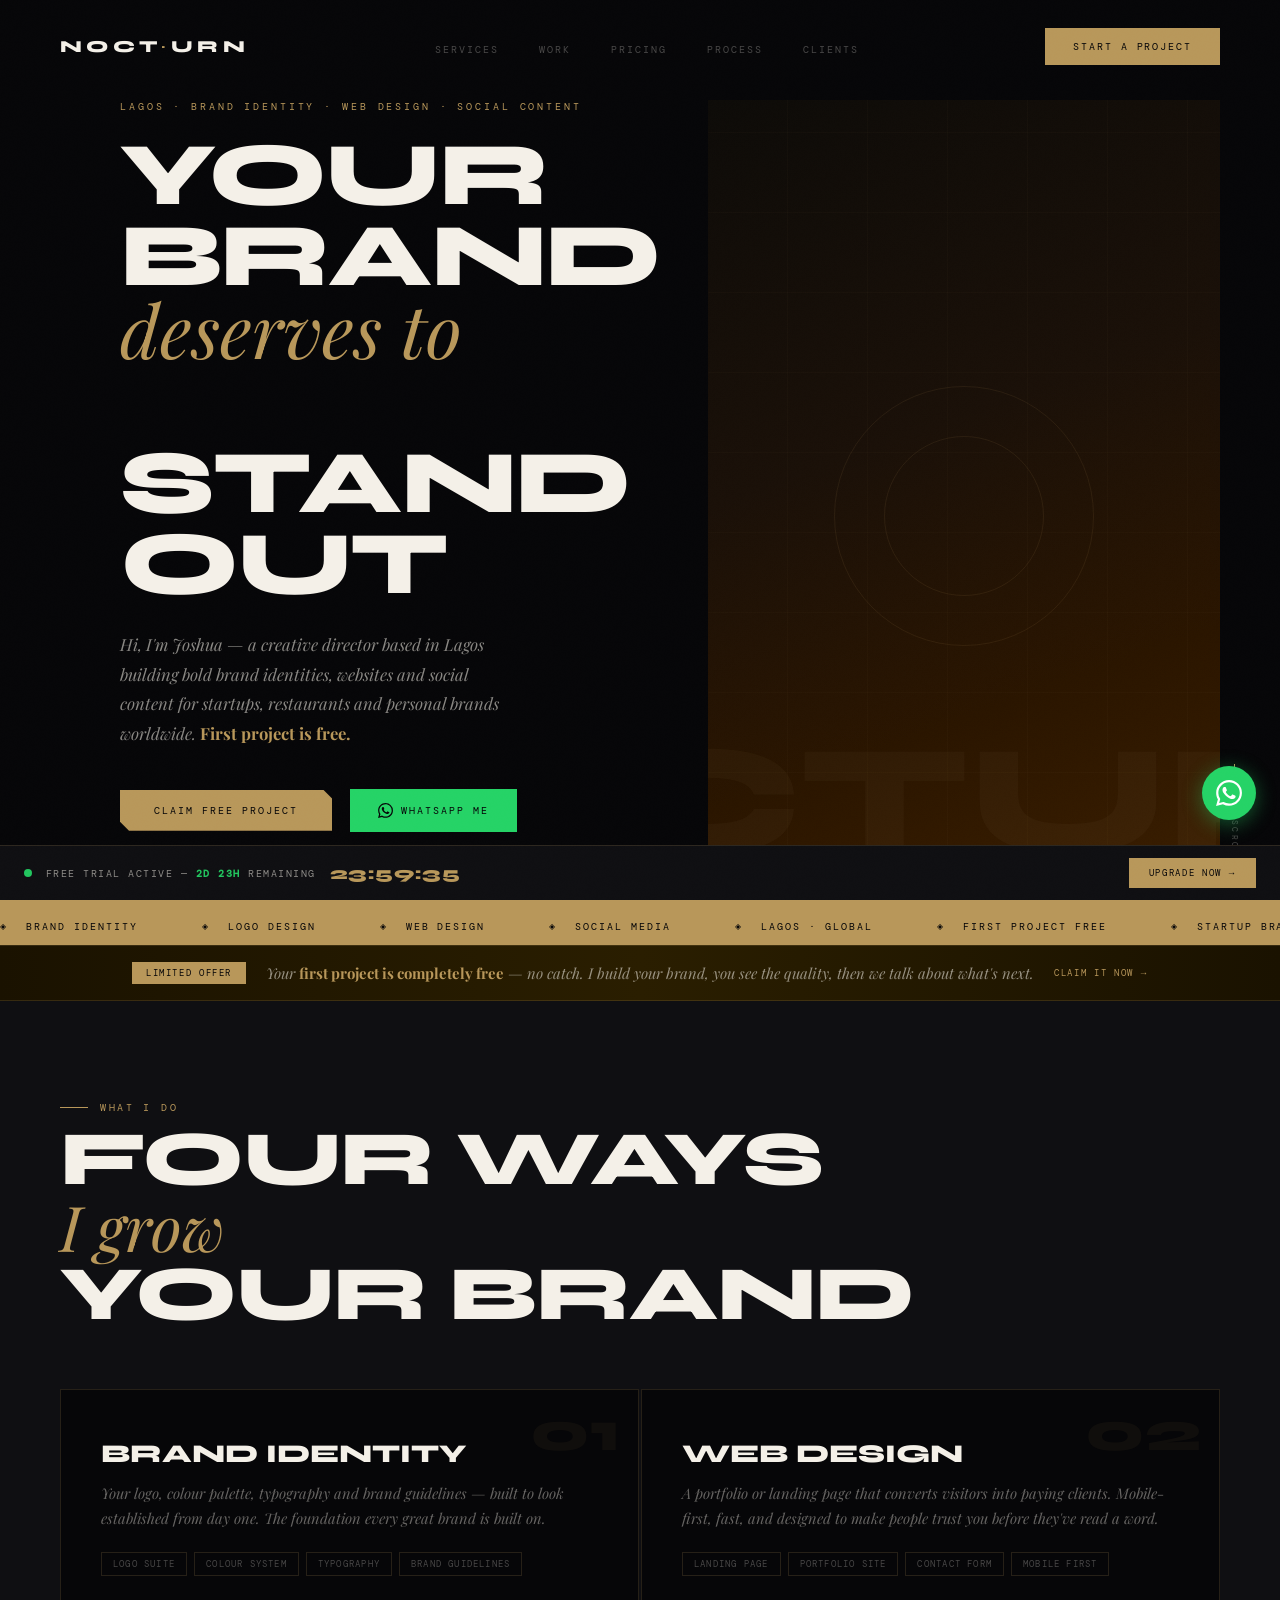
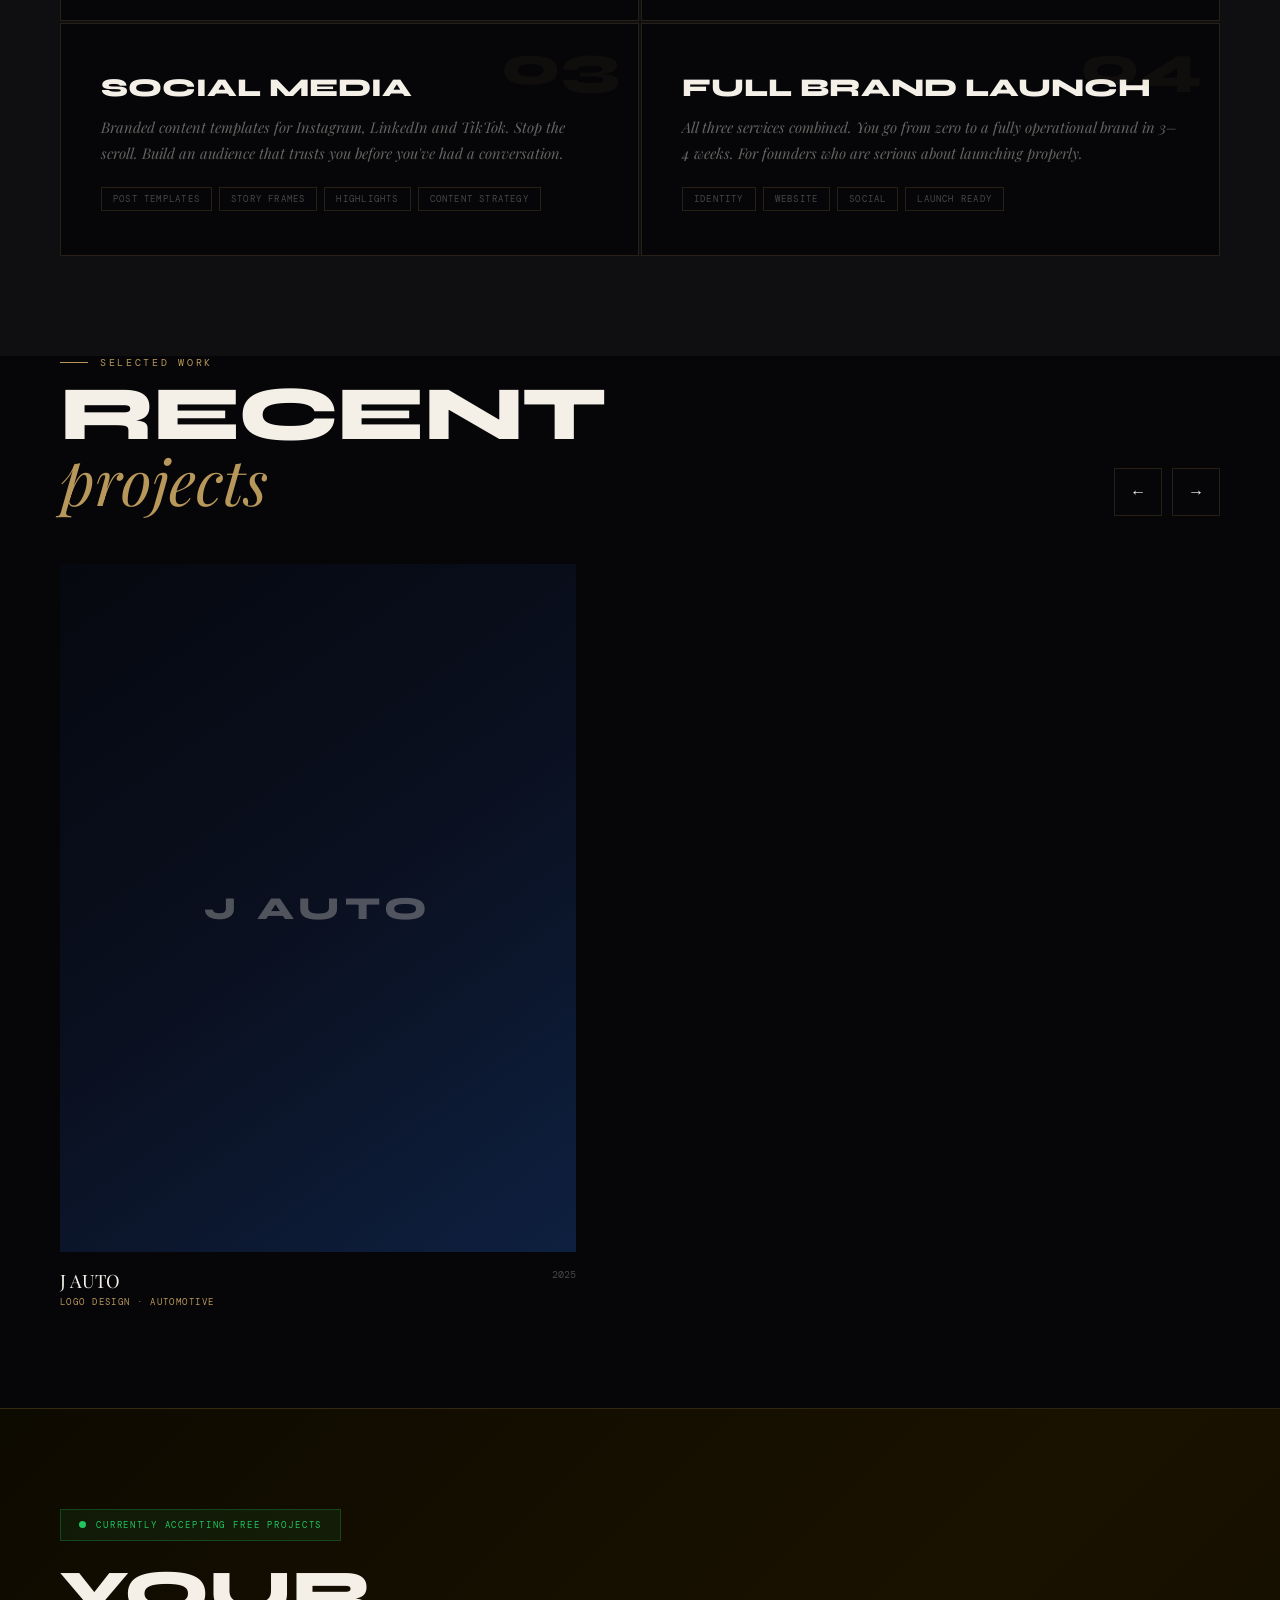
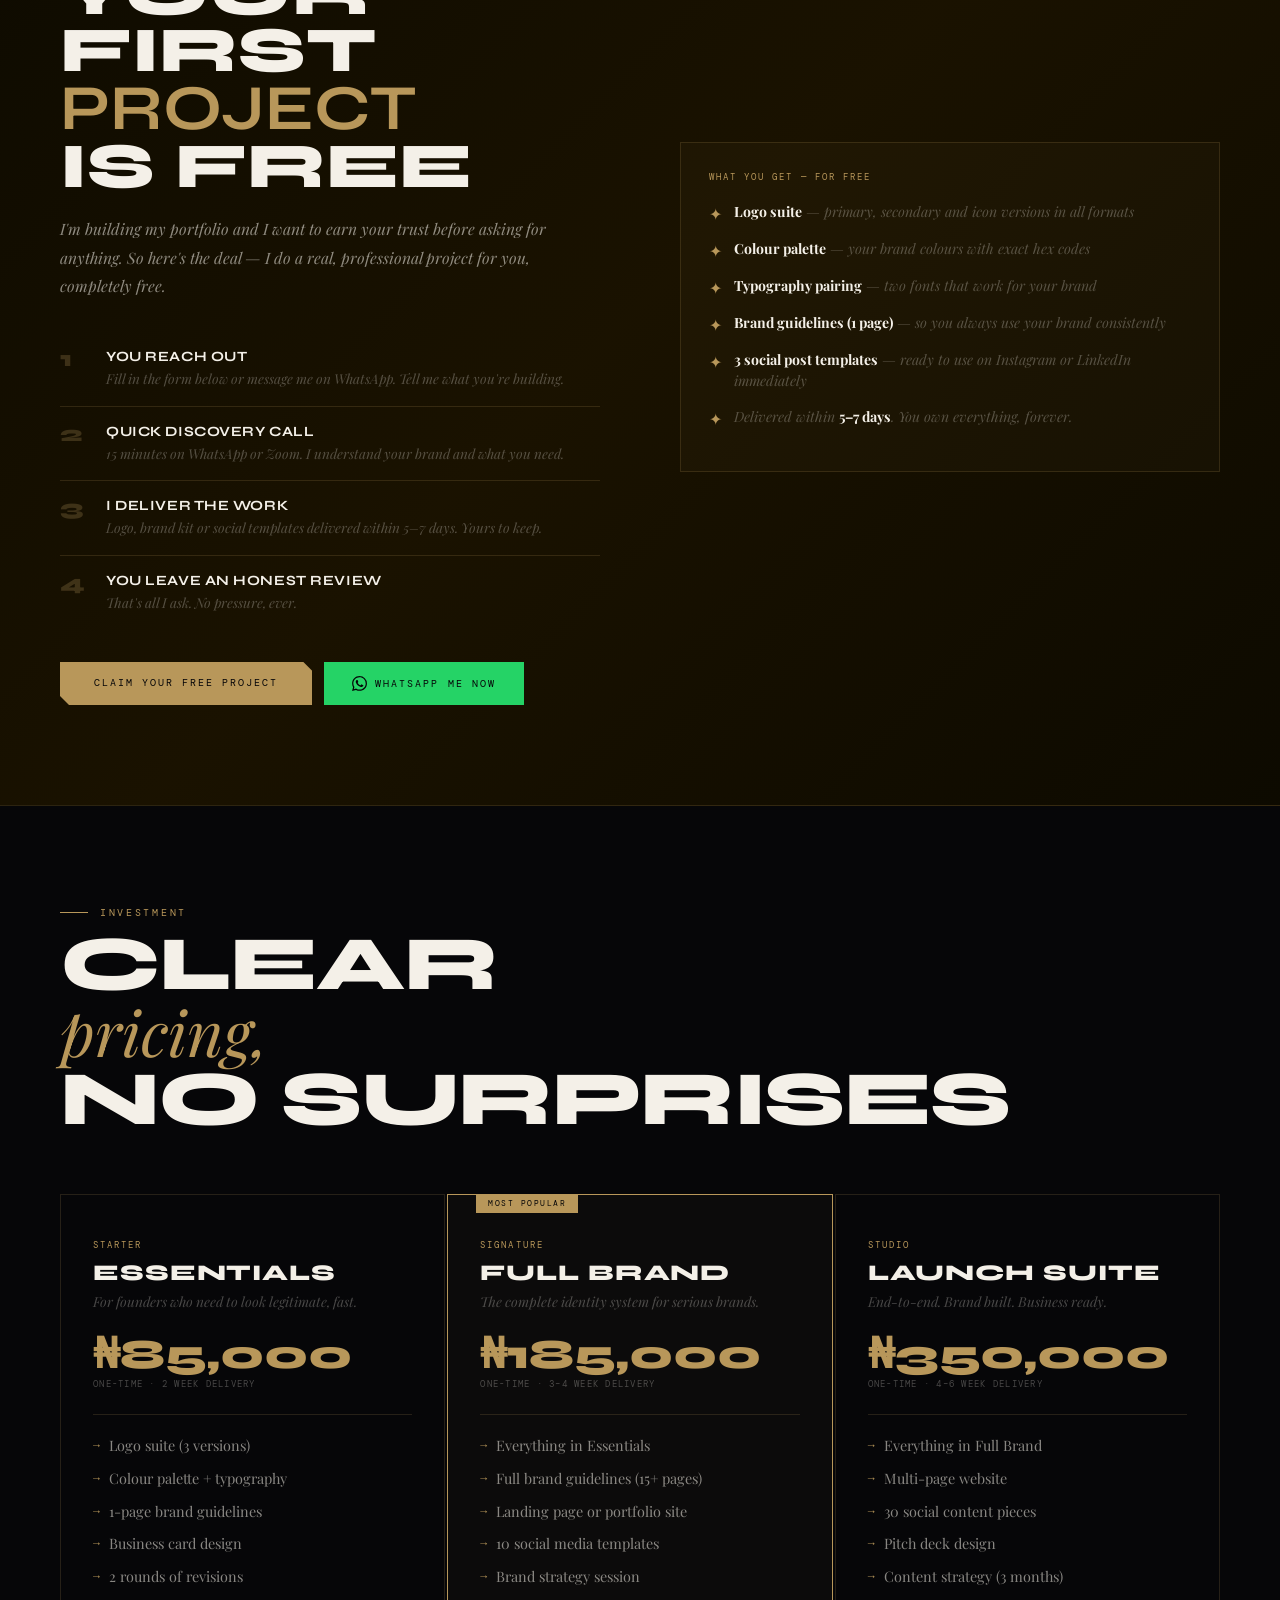
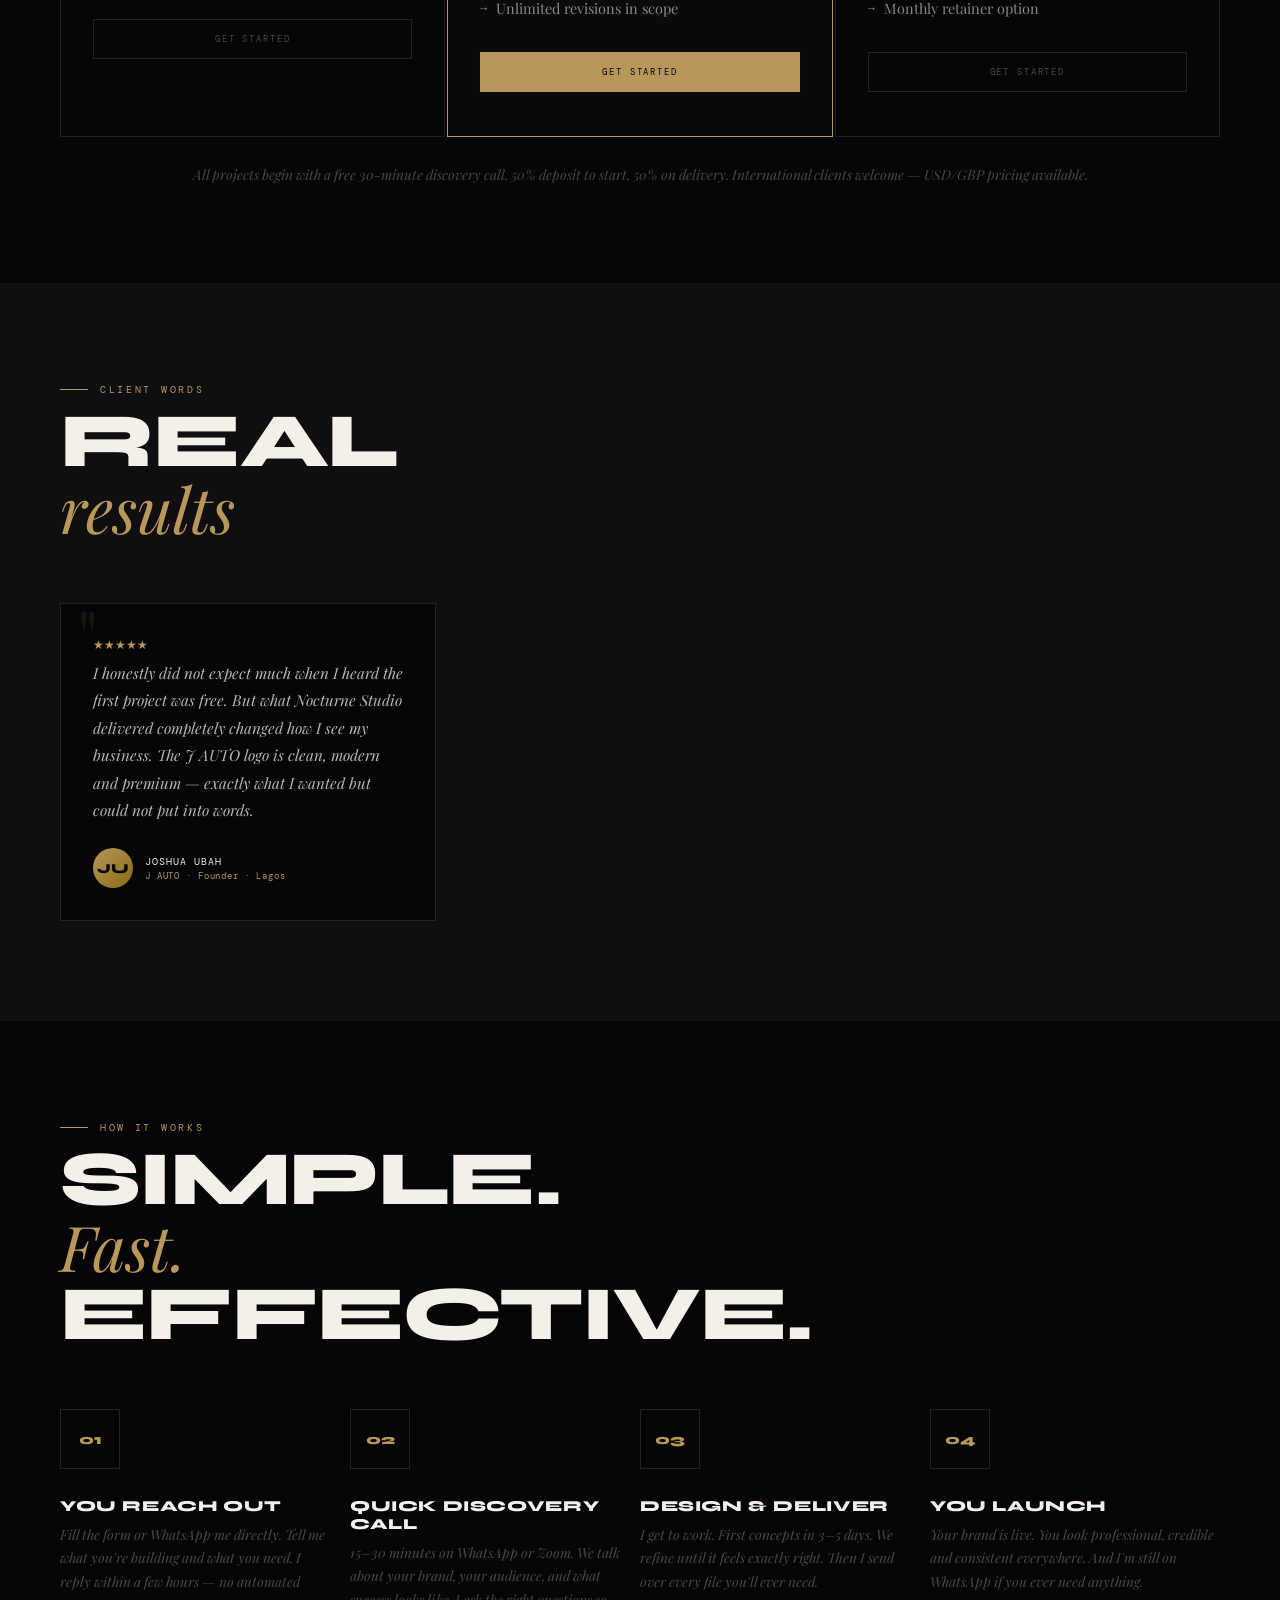
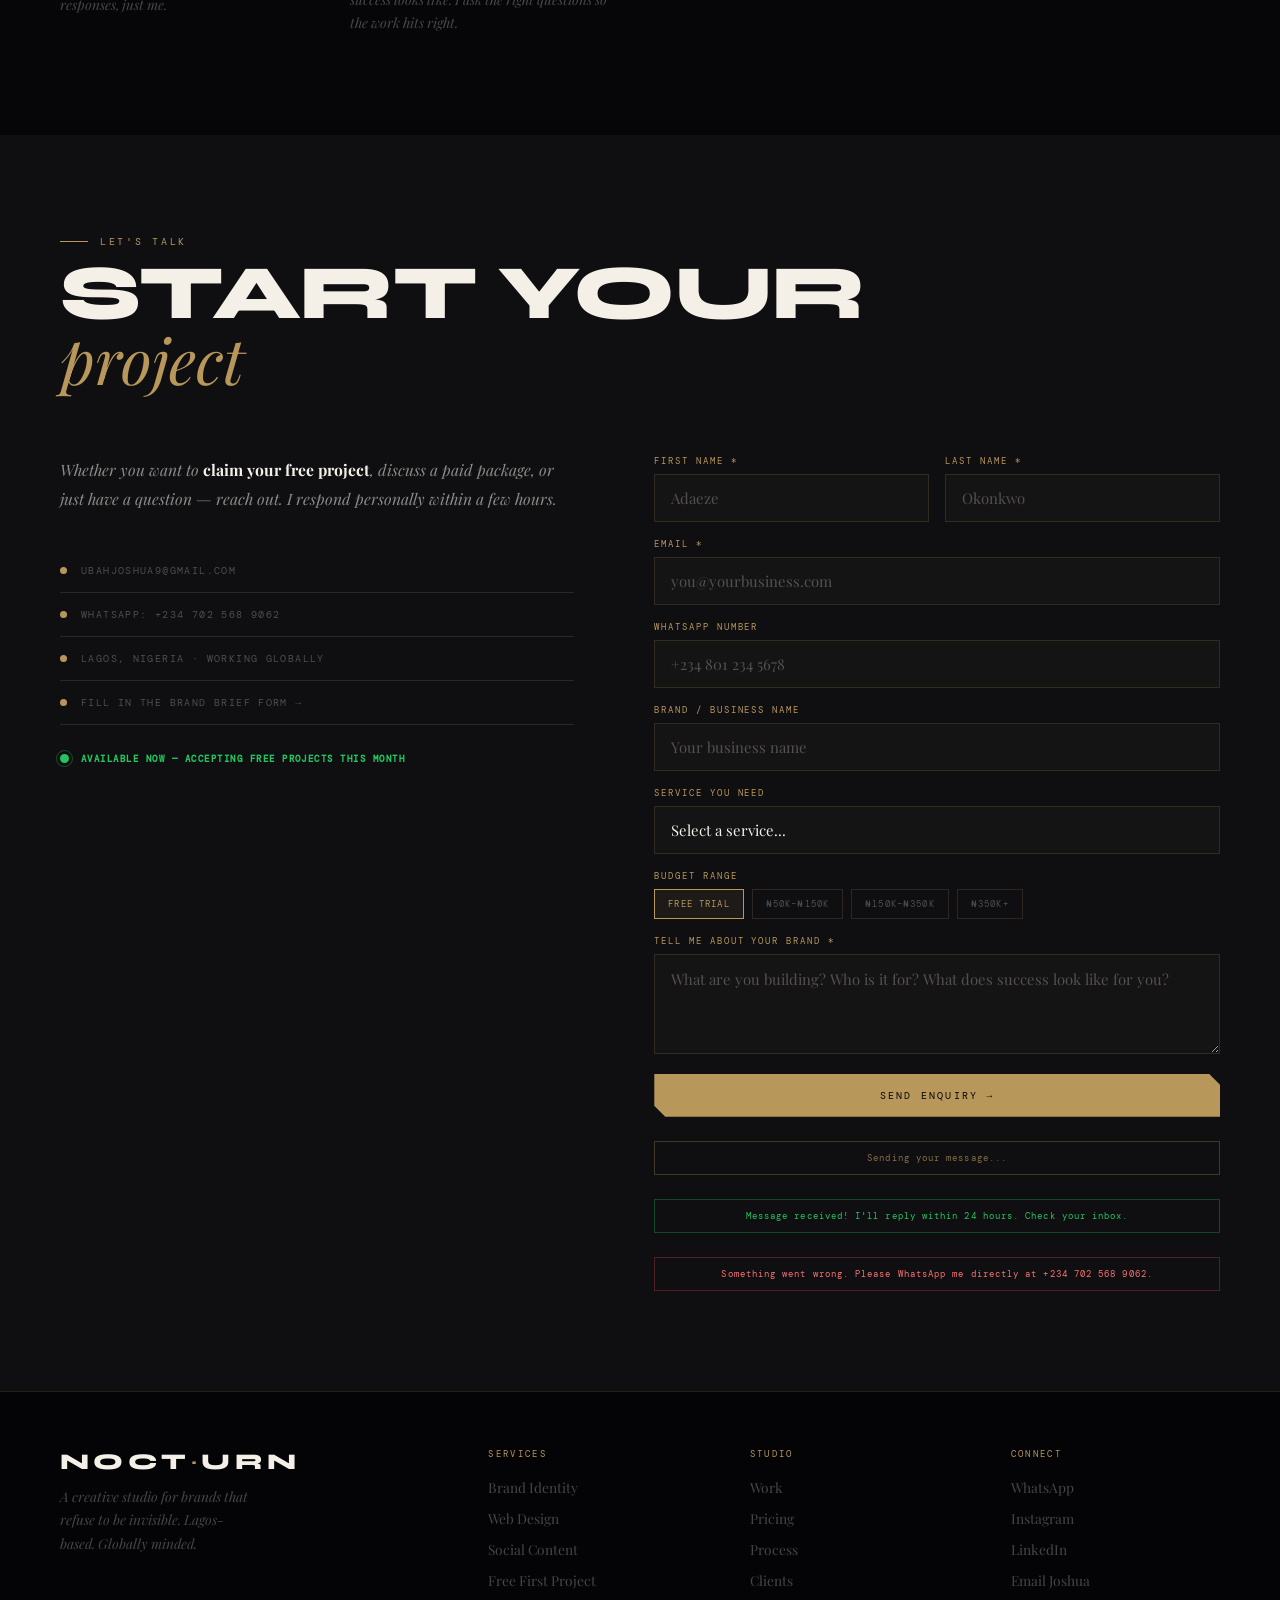
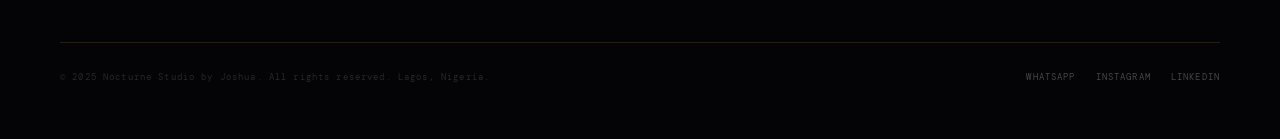
<file: nocturne-v4-FINAL.html>
<!DOCTYPE html>
<html lang="en">
<head>
<meta charset="UTF-8">
<meta name="viewport" content="width=device-width, initial-scale=1.0">
<title>NOCTURNE STUDIO — Brand & Web Design | Lagos</title>
<meta name="description" content="Nocturne Studio — Brand identity, web design and social media content for startups, restaurants and personal brands. Based in Lagos, working globally.">
<link rel="preconnect" href="https://fonts.googleapis.com">
<link href="https://fonts.googleapis.com/css2?family=Playfair+Display:ital,wght@0,400;0,700;0,900;1,400;1,700&family=Syne:wght@400;700;800&family=DM+Mono:wght@300;400&display=swap" rel="stylesheet">
<style>
*,*::before,*::after{margin:0;padding:0;box-sizing:border-box}
:root{
  --ink:#060608;--paper:#f4f0e8;--gold:#b8975a;--gold2:#d4af6e;
  --dim:#0f0f12;--mid:#1c1c22;--border:rgba(184,151,90,0.18);
  --light:rgba(244,240,232,0.55);--muted:rgba(244,240,232,0.28);
  --green:#22c55e;--red:#ef4444;
  --ff:'Playfair Display',serif;
  --fs:'Syne',sans-serif;
  --fm:'DM Mono',monospace;
  --ease:cubic-bezier(0.76,0,0.24,1);
}
html{scroll-behavior:smooth}
body{background:var(--ink);color:var(--paper);font-family:var(--ff);overflow-x:hidden}

/* PAYWALL */
#paywall{
  position:fixed;inset:0;z-index:9000;
  background:rgba(6,6,8,0.97);
  backdrop-filter:blur(20px);
  display:none;
  align-items:center;justify-content:center;
  flex-direction:column;
  text-align:center;
  padding:32px;
}
#paywall.show{display:flex}
.pw-icon{font-size:3rem;margin-bottom:20px}
.pw-title{font-family:var(--fs);font-weight:800;font-size:clamp(1.8rem,5vw,3rem);text-transform:uppercase;margin-bottom:12px}
.pw-sub{font-family:var(--ff);font-style:italic;font-size:1rem;color:var(--light);line-height:1.75;max-width:480px;margin:0 auto 32px}
.pw-price{font-family:var(--fs);font-weight:800;font-size:2.5rem;color:var(--gold);margin-bottom:8px}
.pw-period{font-family:var(--fm);font-size:.6rem;letter-spacing:.2em;text-transform:uppercase;color:var(--muted);margin-bottom:32px}
.pw-btn{
  font-family:var(--fm);font-size:.65rem;letter-spacing:.22em;text-transform:uppercase;
  color:var(--ink);background:var(--gold);border:none;padding:16px 48px;
  cursor:pointer;transition:background .3s,transform .2s;text-decoration:none;display:inline-block;
  clip-path:polygon(0 0,calc(100% - 10px) 0,100% 10px,100% 100%,10px 100%,0 calc(100% - 10px));
}
.pw-btn:hover{background:var(--paper);transform:translateY(-2px)}
.pw-features{display:flex;flex-wrap:wrap;gap:12px;justify-content:center;margin-bottom:32px;max-width:500px}
.pw-feat{font-family:var(--fm);font-size:.58rem;letter-spacing:.14em;text-transform:uppercase;color:var(--gold);background:rgba(184,151,90,.08);border:1px solid var(--border);padding:8px 16px}

/* TRIAL BANNER */
#trialBanner{
  position:fixed;bottom:0;left:0;right:0;z-index:500;
  background:var(--dim);border-top:1px solid var(--border);
  padding:12px 24px;
  display:flex;align-items:center;justify-content:space-between;
  flex-wrap:wrap;gap:12px;
}
.tb-left{display:flex;align-items:center;gap:14px}
.tb-dot{width:8px;height:8px;border-radius:50%;background:var(--green);animation:pulse 2s infinite;flex-shrink:0}
@keyframes pulse{0%,100%{opacity:1}50%{opacity:.4}}
.tb-text{font-family:var(--fm);font-size:.62rem;letter-spacing:.15em;text-transform:uppercase;color:var(--light)}
.tb-text b{color:var(--green)}
.tb-timer{font-family:var(--fs);font-weight:800;font-size:1.1rem;color:var(--gold);letter-spacing:.05em}
.tb-upgrade{font-family:var(--fm);font-size:.58rem;letter-spacing:.18em;text-transform:uppercase;color:var(--ink);background:var(--gold);border:none;padding:9px 20px;cursor:pointer;transition:background .3s}
.tb-upgrade:hover{background:var(--paper)}

/* GRAIN */
body::after{content:'';position:fixed;inset:0;z-index:9995;pointer-events:none;
  background-image:url("data:image/svg+xml,%3Csvg xmlns='http://www.w3.org/2000/svg' width='200' height='200'%3E%3Cfilter id='n'%3E%3CfeTurbulence type='fractalNoise' baseFrequency='0.75' numOctaves='4' stitchTiles='stitch'/%3E%3C/filter%3E%3Crect width='200' height='200' filter='url(%23n)' opacity='0.04'/%3E%3C/svg%3E");
  opacity:0.4;mix-blend-mode:overlay}

/* WHATSAPP FLOAT */
.wa-float{
  position:fixed;bottom:80px;right:24px;z-index:490;
  width:54px;height:54px;border-radius:50%;background:#25d366;
  display:flex;align-items:center;justify-content:center;
  box-shadow:0 4px 20px rgba(37,211,102,0.4);text-decoration:none;
  transition:transform .3s,box-shadow .3s;
  animation:wap 3s ease-in-out infinite;
}
.wa-float:hover{transform:scale(1.1)}
@keyframes wap{0%,100%{box-shadow:0 4px 20px rgba(37,211,102,0.4)}50%{box-shadow:0 4px 28px rgba(37,211,102,0.65)}}
.wa-float svg{width:26px;height:26px;fill:white}

/* NAV */
nav{position:fixed;top:0;left:0;right:0;z-index:1000;display:flex;align-items:center;justify-content:space-between;padding:28px 60px;transition:all .5s var(--ease)}
nav.s{background:rgba(6,6,8,0.95);backdrop-filter:blur(16px);padding:18px 60px;border-bottom:1px solid var(--border)}
.logo{font-family:var(--fs);font-weight:800;font-size:1.05rem;letter-spacing:.26em;text-decoration:none;color:var(--paper)}
.logo b{color:var(--gold)}
.nav-links{display:flex;gap:40px;list-style:none}
.nav-links a{font-family:var(--fm);font-size:.62rem;letter-spacing:.2em;text-transform:uppercase;color:var(--muted);text-decoration:none;transition:color .3s;position:relative}
.nav-links a::after{content:'';position:absolute;bottom:-3px;left:0;width:0;height:1px;background:var(--gold);transition:width .3s var(--ease)}
.nav-links a:hover{color:var(--paper)}
.nav-links a:hover::after{width:100%}
.nav-cta{font-family:var(--fm);font-size:.6rem;letter-spacing:.2em;text-transform:uppercase;color:var(--ink);background:var(--gold);border:none;padding:12px 28px;text-decoration:none;transition:background .3s,transform .2s;display:inline-block}
.nav-cta:hover{background:var(--paper);transform:translateY(-1px)}
.hbg{display:none;flex-direction:column;gap:5px;background:none;border:none;padding:6px;cursor:pointer}
.hbg span{display:block;width:24px;height:1px;background:var(--paper);transition:transform .35s,opacity .35s}
.hbg.o span:nth-child(1){transform:translateY(6px) rotate(45deg)}
.hbg.o span:nth-child(2){opacity:0}
.hbg.o span:nth-child(3){transform:translateY(-6px) rotate(-45deg)}
.mob{display:none;position:fixed;inset:0;z-index:998;background:var(--dim);flex-direction:column;align-items:center;justify-content:center;gap:32px}
.mob.o{display:flex}
.mob a{font-family:var(--fs);font-weight:800;font-size:2.5rem;text-transform:uppercase;color:var(--paper);text-decoration:none;transition:color .3s}
.mob a:hover{color:var(--gold)}

/* HERO */
#hero{height:100vh;min-height:640px;display:grid;grid-template-columns:1fr 1fr;position:relative;overflow:hidden}
.hero-left{display:flex;flex-direction:column;justify-content:flex-end;padding:0 48px 100px 60px;position:relative;z-index:2}
.hero-right{position:relative;overflow:hidden}
.hero-bg{position:absolute;inset:0;background:linear-gradient(160deg,#0d0b08 0%,#1a1008 40%,#2a1500 70%,#3d1f00 100%)}
.hero-grid{position:absolute;inset:0;background-image:repeating-linear-gradient(0deg,transparent,transparent 79px,rgba(184,151,90,.05) 80px),repeating-linear-gradient(90deg,transparent,transparent 79px,rgba(184,151,90,.05) 80px);animation:pan 30s linear infinite}
@keyframes pan{0%{transform:translate(0,0)}100%{transform:translate(80px,80px)}}
.hero-wm{position:absolute;bottom:40px;left:50%;transform:translateX(-50%);font-family:var(--fs);font-size:clamp(60px,12vw,160px);font-weight:800;color:rgba(184,151,90,.05);white-space:nowrap;pointer-events:none}
.hero-ring{position:absolute;top:50%;left:50%;transform:translate(-50%,-50%);width:260px;height:260px;border-radius:50%;border:1px solid rgba(184,151,90,.1);animation:rp 4s ease-in-out infinite}
.hero-ring2{width:160px;height:160px;animation-delay:-2s}
@keyframes rp{0%,100%{transform:translate(-50%,-50%) scale(1);opacity:.5}50%{transform:translate(-50%,-50%) scale(1.07);opacity:1}}
.hero-tag{font-family:var(--fm);font-size:.6rem;letter-spacing:.3em;text-transform:uppercase;color:var(--gold);margin-bottom:22px;animation:fu .9s .2s both}
.hero-h1{font-family:var(--fs);font-weight:800;font-size:clamp(48px,7vw,100px);line-height:.9;letter-spacing:-.02em;text-transform:uppercase;animation:fu .9s .35s both}
.hero-h1 i{font-family:var(--ff);font-style:italic;font-weight:400;color:var(--gold);font-size:.82em;display:block;text-transform:none;letter-spacing:0}
.hero-sub{font-family:var(--ff);font-style:italic;font-size:clamp(.9rem,1.3vw,1.1rem);color:var(--light);line-height:1.78;max-width:400px;margin-top:26px;animation:fu .9s .5s both}
.hero-acts{display:flex;gap:18px;align-items:center;margin-top:40px;flex-wrap:wrap;animation:fu .9s .65s both}
.btn-g{font-family:var(--fm);font-size:.63rem;letter-spacing:.2em;text-transform:uppercase;color:var(--ink);background:var(--gold);border:none;padding:14px 34px;text-decoration:none;display:inline-block;transition:background .3s,transform .2s;clip-path:polygon(0 0,calc(100% - 9px) 0,100% 9px,100% 100%,9px 100%,0 calc(100% - 9px))}
.btn-g:hover{background:var(--paper);transform:translateY(-2px)}
.btn-wa{font-family:var(--fm);font-size:.63rem;letter-spacing:.2em;text-transform:uppercase;color:var(--ink);background:#25d366;border:none;padding:14px 28px;text-decoration:none;display:inline-flex;align-items:center;gap:8px;transition:background .3s,transform .2s}
.btn-wa:hover{background:#1da851;transform:translateY(-2px)}
.hero-scroll{position:absolute;bottom:36px;right:40px;display:flex;flex-direction:column;align-items:center;gap:8px;z-index:3;animation:fadeIn 1s 1.2s both}
.hero-scroll p{font-family:var(--fm);font-size:.52rem;letter-spacing:.28em;text-transform:uppercase;color:var(--muted);writing-mode:vertical-rl}
.scrl{width:1px;height:48px;background:linear-gradient(to bottom,var(--gold),transparent);animation:sp 2.2s ease-in-out infinite}
@keyframes sp{0%,100%{opacity:1;transform:scaleY(1)}50%{opacity:.3;transform:scaleY(.5)}}

/* MARQUEE */
.marquee{background:var(--gold);padding:12px 0;overflow:hidden;white-space:nowrap}
.mq-t{display:inline-flex;gap:64px;animation:mq 28s linear infinite}
.mqi{font-family:var(--fm);font-size:.62rem;letter-spacing:.2em;text-transform:uppercase;color:var(--ink);display:flex;align-items:center;gap:18px}
.mqi::before{content:'◈';font-size:.5rem}
@keyframes mq{0%{transform:translateX(0)}100%{transform:translateX(-50%)}}

/* OFFER BANNER */
.offer{background:linear-gradient(90deg,#1a1200,#2a1e00,#1a1200);border-top:1px solid var(--border);border-bottom:1px solid var(--border);padding:16px 60px;display:flex;align-items:center;justify-content:center;gap:20px;flex-wrap:wrap;text-align:center}
.offer-pill{background:var(--gold);color:var(--ink);font-family:var(--fm);font-size:.56rem;letter-spacing:.18em;text-transform:uppercase;padding:5px 14px;flex-shrink:0}
.offer-text{font-family:var(--ff);font-style:italic;color:var(--light);font-size:.93rem}
.offer-text b{color:var(--gold);font-style:normal}
.offer-cta{font-family:var(--fm);font-size:.58rem;letter-spacing:.18em;text-transform:uppercase;color:var(--gold);text-decoration:none;display:flex;align-items:center;gap:6px;transition:gap .3s;white-space:nowrap}
.offer-cta:hover{gap:10px}

/* SECTION COMMONS */
section{padding:100px 60px;position:relative}
.sec-label{font-family:var(--fm);font-size:.6rem;letter-spacing:.28em;text-transform:uppercase;color:var(--gold);display:flex;align-items:center;gap:12px;margin-bottom:12px}
.sec-label::before{content:'';display:block;width:28px;height:1px;background:var(--gold)}
.sec-h{font-family:var(--fs);font-weight:800;font-size:clamp(40px,6vw,82px);line-height:.88;letter-spacing:-.02em;text-transform:uppercase}
.sec-h i{font-family:var(--ff);font-style:italic;font-weight:400;color:var(--gold);font-size:.82em;text-transform:none;letter-spacing:0}
.div-line{height:1px;background:var(--border);margin:60px 0}

/* PORTFOLIO */
#work{padding:100px 0;overflow:hidden}
.work-head{padding:0 60px;display:flex;justify-content:space-between;align-items:flex-end;margin-bottom:48px;flex-wrap:wrap;gap:24px}
.car-btns{display:flex;gap:10px}
.car-btn{width:48px;height:48px;border:1px solid var(--border);background:none;color:var(--paper);font-size:1rem;cursor:pointer;display:flex;align-items:center;justify-content:center;transition:all .3s;font-family:var(--fm)}
.car-btn:hover{background:var(--gold);border-color:var(--gold);color:var(--ink)}
.car-wrap{overflow:hidden}
.car-track{display:flex;gap:20px;padding:0 60px;transition:transform .7s var(--ease);will-change:transform}
.pj{flex:0 0 calc(45vw - 60px);min-width:300px;cursor:pointer}
.pj-vis{aspect-ratio:3/4;position:relative;overflow:hidden}
.pj-bg{width:100%;height:100%;transition:transform .7s var(--ease)}
.pj:hover .pj-bg{transform:scale(1.055)}
.pj-ov{position:absolute;inset:0;background:linear-gradient(to top,rgba(6,6,8,.9) 0%,transparent 55%);opacity:0;transition:opacity .4s;display:flex;align-items:flex-end;padding:24px}
.pj:hover .pj-ov{opacity:1}
.pj-ov-tag{font-family:var(--fm);font-size:.58rem;letter-spacing:.18em;text-transform:uppercase;color:var(--ink);background:var(--gold);padding:8px 20px;transform:translateY(10px);transition:transform .4s .05s}
.pj:hover .pj-ov-tag{transform:translateY(0)}
.pj-foot{padding:16px 0 0;display:flex;justify-content:space-between;align-items:flex-start}
.pj-name{font-family:var(--ff);font-size:1.15rem;font-weight:400}
.pj-cat{font-family:var(--fm);font-size:.56rem;letter-spacing:.16em;text-transform:uppercase;color:var(--gold);margin-top:3px}
.pj-yr{font-family:var(--fm);font-size:.6rem;color:var(--muted)}

/* Project colors */
.v1{background:linear-gradient(145deg,#06080f 0%,#0a1020 50%,#0e2040 100%)}
.v2{background:linear-gradient(145deg,#120800 0%,#2a1500 50%,#7a3800 100%)}
.v3{background:linear(145deg,#080f06 0%,#102010 50%,#204020 100%)}
.v4{background:linear-gradient(145deg,#0f0608 0%,#200c14 50%,#601830 100%)}
.v5{background:linear-gradient(145deg,#080608 0%,#180c20 50%,#481860 100%)}

/* SERVICES */
#what{background:var(--dim)}
.srv-grid{display:grid;grid-template-columns:repeat(2,1fr);gap:2px;margin-top:60px}
.srv{background:var(--ink);border:1px solid var(--border);padding:44px 40px;position:relative;overflow:hidden;transition:border-color .4s,background .4s}
.srv::before{content:'';position:absolute;inset:0;background:linear-gradient(135deg,rgba(184,151,90,.06) 0%,transparent 60%);opacity:0;transition:opacity .4s}
.srv:hover{border-color:rgba(184,151,90,.4);background:#0a0a0c}
.srv:hover::before{opacity:1}
.srv-n{font-family:var(--fs);font-weight:800;font-size:3.5rem;color:rgba(184,151,90,.06);line-height:1;position:absolute;top:14px;right:18px;transition:color .4s}
.srv:hover .srv-n{color:rgba(184,151,90,.12)}
.srv-name{font-family:var(--fs);font-weight:800;font-size:clamp(1.2rem,2vw,1.7rem);text-transform:uppercase;margin-bottom:12px;margin-top:4px;transition:color .4s}
.srv:hover .srv-name{color:var(--gold)}
.srv-desc{font-family:var(--ff);font-style:italic;font-size:.92rem;line-height:1.75;color:rgba(244,240,232,.4);transition:color .4s}
.srv:hover .srv-desc{color:rgba(244,240,232,.65)}
.srv-tags{display:flex;flex-wrap:wrap;gap:7px;margin-top:20px}
.srv-tag{font-family:var(--fm);font-size:.54rem;letter-spacing:.14em;text-transform:uppercase;color:var(--muted);border:1px solid var(--border);padding:5px 11px;transition:all .3s}
.srv:hover .srv-tag{color:var(--gold);border-color:rgba(184,151,90,.3)}

/* FREE OFFER */
#free{background:linear-gradient(135deg,#0d0a00 0%,#1a1200 50%,#0d0a00 100%);border-top:1px solid var(--border);border-bottom:1px solid var(--border)}
.free-inner{display:grid;grid-template-columns:1fr 1fr;gap:80px;align-items:center}
.free-badge{display:inline-flex;align-items:center;gap:10px;background:rgba(34,197,94,.08);border:1px solid rgba(34,197,94,.25);padding:9px 18px;margin-bottom:24px}
.free-badge-dot{width:7px;height:7px;border-radius:50%;background:var(--green);animation:pulse 2s infinite}
.free-badge-txt{font-family:var(--fm);font-size:.58rem;letter-spacing:.2em;text-transform:uppercase;color:var(--green)}
.free-h{font-family:var(--fs);font-weight:800;font-size:clamp(34px,5vw,68px);line-height:.9;text-transform:uppercase;margin-bottom:20px}
.free-h b{color:var(--gold)}
.free-sub{font-family:var(--ff);font-style:italic;font-size:.98rem;line-height:1.8;color:var(--light);margin-bottom:32px}
.free-steps{display:flex;flex-direction:column;gap:0}
.free-step{display:flex;gap:18px;padding:16px 0;border-bottom:1px solid var(--border)}
.free-step:last-child{border:none}
.fs-num{font-family:var(--fs);font-weight:800;font-size:1.4rem;color:rgba(184,151,90,.25);line-height:1;flex-shrink:0;width:28px}
.fs-title{font-family:var(--fs);font-weight:700;font-size:.88rem;text-transform:uppercase;letter-spacing:.04em;margin-bottom:3px}
.fs-desc{font-family:var(--ff);font-style:italic;font-size:.85rem;color:var(--muted);line-height:1.6}
.free-cta{display:flex;gap:12px;flex-wrap:wrap;margin-top:32px}
.free-proof{background:rgba(184,151,90,.04);border:1px solid var(--border);padding:28px}
.fp-title{font-family:var(--fm);font-size:.58rem;letter-spacing:.22em;text-transform:uppercase;color:var(--gold);margin-bottom:18px}
.fp-item{display:flex;gap:12px;align-items:flex-start;margin-bottom:14px}
.fp-icon{color:var(--gold);flex-shrink:0;margin-top:2px}
.fp-text{font-family:var(--ff);font-style:italic;font-size:.88rem;color:var(--muted);line-height:1.55}
.fp-text b{color:var(--paper);font-style:normal}

/* PRICING */
#pricing{}
.price-grid{display:grid;grid-template-columns:repeat(3,1fr);gap:2px;margin-top:60px}
.pc{border:1px solid var(--border);padding:44px 32px;position:relative;transition:all .4s}
.pc.feat{border-color:var(--gold);background:rgba(184,151,90,.03)}
.pc:not(.feat):hover{border-color:rgba(184,151,90,.3);background:rgba(184,151,90,.02)}
.pc-badge{position:absolute;top:-1px;left:28px;background:var(--gold);color:var(--ink);font-family:var(--fm);font-size:.52rem;letter-spacing:.18em;text-transform:uppercase;padding:4px 12px}
.pc-tier{font-family:var(--fm);font-size:.58rem;letter-spacing:.22em;text-transform:uppercase;color:var(--gold);margin-bottom:8px}
.pc-name{font-family:var(--fs);font-weight:800;font-size:1.4rem;letter-spacing:.04em;text-transform:uppercase;margin-bottom:6px}
.pc-tag{font-family:var(--ff);font-style:italic;color:var(--muted);font-size:.86rem;margin-bottom:24px}
.pc-amount{font-family:var(--fs);font-weight:800;font-size:2.6rem;color:var(--gold);line-height:1}
.pc-period{font-family:var(--fm);font-size:.56rem;letter-spacing:.14em;text-transform:uppercase;color:var(--muted);margin-top:3px;margin-bottom:24px}
.pc-div{height:1px;background:var(--border);margin-bottom:20px}
.pc-list{list-style:none;display:flex;flex-direction:column;gap:11px;margin-bottom:32px}
.pc-list li{font-family:var(--ff);font-size:.9rem;color:var(--light);display:flex;align-items:flex-start;gap:9px;line-height:1.5}
.pc-list li::before{content:'→';color:var(--gold);font-family:var(--fm);font-size:.72rem;flex-shrink:0;margin-top:2px}
.pc-btn{width:100%;background:transparent;border:1px solid var(--border);color:var(--muted);font-family:var(--fm);font-size:.58rem;letter-spacing:.2em;text-transform:uppercase;padding:13px;cursor:pointer;transition:all .35s;display:block;text-align:center;text-decoration:none}
.pc-btn:hover,.pc.feat .pc-btn{background:var(--gold);border-color:var(--gold);color:var(--ink)}
.price-note{font-family:var(--ff);font-style:italic;font-size:.86rem;color:var(--muted);text-align:center;margin-top:28px}

/* TESTIMONIALS - Masonry */
#testi{background:var(--dim)}
.testi-masonry{columns:3;column-gap:16px;margin-top:60px}
.tc{background:var(--ink);border:1px solid var(--border);padding:32px;position:relative;overflow:hidden;transition:border-color .4s;break-inside:avoid;margin-bottom:16px;display:block}
.tc:hover{border-color:rgba(184,151,90,.35)}
.tcq{font-family:var(--ff);font-size:4.5rem;color:var(--gold);opacity:.1;position:absolute;top:-6px;left:16px;line-height:1}
.tct{font-family:var(--ff);font-style:italic;font-size:.95rem;line-height:1.8;color:rgba(244,240,232,.75);position:relative;z-index:1;margin-bottom:24px}
.tca{display:flex;align-items:center;gap:12px}
.tcav{width:40px;height:40px;border-radius:50%;display:flex;align-items:center;justify-content:center;font-family:var(--fs);font-weight:800;font-size:.85rem;color:var(--ink);flex-shrink:0;overflow:hidden;background:linear-gradient(135deg,var(--gold),#8b6914)}
.tcav img{width:100%;height:100%;object-fit:cover;border-radius:50%}
.tcn{font-family:var(--fm);font-size:.62rem;letter-spacing:.1em;text-transform:uppercase}
.tcr{font-family:var(--fm);font-size:.54rem;letter-spacing:.1em;color:var(--gold);margin-top:2px}
.tc-stars{color:var(--gold);font-size:.75rem;margin-bottom:8px}

/* PROCESS */
#process{background:var(--ink)}
.proc-grid{display:grid;grid-template-columns:repeat(4,1fr);gap:0;margin-top:60px}
.proc-step{padding:0 20px 0 0}
.proc-step:last-child{padding:0}
.pdot{width:60px;height:60px;border:1px solid var(--border);display:flex;align-items:center;justify-content:center;margin-bottom:28px;transition:all .4s}
.proc-step:hover .pdot{border-color:var(--gold);background:rgba(184,151,90,.06)}
.pn{font-family:var(--fs);font-weight:800;font-size:.88rem;color:var(--gold)}
.pt{font-family:var(--fs);font-weight:800;font-size:.95rem;text-transform:uppercase;letter-spacing:.04em;margin-bottom:8px;transition:color .3s}
.proc-step:hover .pt{color:var(--gold)}
.pb{font-family:var(--ff);font-style:italic;font-size:.86rem;line-height:1.7;color:var(--muted)}

/* CONTACT */
#contact{background:var(--dim)}
.contact-wrap{display:grid;grid-template-columns:1fr 1.1fr;gap:80px;margin-top:60px}
.cinfo p{font-family:var(--ff);font-style:italic;font-size:.98rem;line-height:1.85;color:var(--light);margin-bottom:36px}
.cinfo p b{color:var(--paper);font-style:normal}
.clinks{display:flex;flex-direction:column}
.clink{display:flex;align-items:center;gap:14px;font-family:var(--fm);font-size:.62rem;letter-spacing:.14em;text-transform:uppercase;color:var(--muted);text-decoration:none;padding:15px 0;border-bottom:1px solid var(--border);transition:color .3s}
.clink:hover{color:var(--gold)}
.clink-dot{width:7px;height:7px;border-radius:50%;background:var(--gold);flex-shrink:0}
.avail-row{display:flex;align-items:center;gap:12px;margin-top:28px}
.apulse{width:9px;height:9px;border-radius:50%;background:var(--green);position:relative;flex-shrink:0}
.apulse::after{content:'';position:absolute;inset:-4px;border-radius:50%;border:1px solid rgba(34,197,94,.35);animation:ap 2s ease-in-out infinite}
@keyframes ap{0%,100%{transform:scale(1);opacity:1}50%{transform:scale(1.5);opacity:0}}
.avail-txt{font-family:var(--fm);font-size:.58rem;letter-spacing:.16em;text-transform:uppercase;color:var(--muted)}
.avail-txt b{color:var(--green)}

/* FORM */
.cform{display:flex;flex-direction:column;gap:16px}
.fg{display:flex;flex-direction:column;gap:7px}
.fr{display:grid;grid-template-columns:1fr 1fr;gap:16px}
label{font-family:var(--fm);font-size:.55rem;letter-spacing:.22em;text-transform:uppercase;color:var(--gold)}
input,textarea,select{background:rgba(184,151,90,.04);border:1px solid var(--border);color:var(--paper);font-family:var(--ff);font-size:.93rem;padding:13px 16px;outline:none;transition:border-color .3s;width:100%;-webkit-appearance:none;appearance:none}
input:focus,textarea:focus,select:focus{border-color:rgba(184,151,90,.45);background:rgba(184,151,90,.07)}
input::placeholder,textarea::placeholder{color:var(--muted)}
select option{background:#1c1c22}
textarea{resize:vertical;min-height:100px;line-height:1.6}
.brow{display:flex;gap:8px;flex-wrap:wrap}
.bopt{font-family:var(--fm);font-size:.55rem;letter-spacing:.13em;text-transform:uppercase;border:1px solid var(--border);padding:8px 13px;cursor:pointer;transition:all .25s;color:var(--muted);user-select:none}
.bopt.sel,.bopt:hover{border-color:var(--gold);color:var(--gold);background:rgba(184,151,90,.08)}
.csub{width:100%;margin-top:4px;background:var(--gold);border:none;color:var(--ink);font-family:var(--fm);font-size:.62rem;letter-spacing:.22em;text-transform:uppercase;padding:15px;cursor:pointer;transition:background .3s,transform .2s;clip-path:polygon(0 0,calc(100% - 11px) 0,100% 11px,100% 100%,11px 100%,0 calc(100% - 11px))}
.csub:hover{background:var(--paper);transform:translateY(-2px)}
.snote{font-family:var(--fm);font-size:.56rem;letter-spacing:.12em;padding:10px 14px;border:1px solid;margin-top:8px;text-align:center;display:none}
.snote.sending{display:block;border-color:rgba(184,151,90,.3);color:rgba(184,151,90,.7)}
.snote.success{display:block;border-color:rgba(34,197,94,.3);color:var(--green)}
.snote.error{display:block;border-color:rgba(239,68,68,.3);color:#f87171}

/* FOOTER */
footer{background:#040406;padding:56px 60px;border-top:1px solid var(--border)}
.fgrid{display:grid;grid-template-columns:1.8fr 1fr 1fr 1fr;gap:52px;margin-bottom:52px}
.flogo{font-family:var(--fs);font-weight:800;font-size:1.4rem;letter-spacing:.2em;display:block;margin-bottom:10px}
.flogo b{color:var(--gold)}
.ftag{font-family:var(--ff);font-style:italic;font-size:.86rem;color:var(--muted);line-height:1.7;max-width:190px}
.fct{font-family:var(--fm);font-size:.55rem;letter-spacing:.26em;text-transform:uppercase;color:var(--gold);margin-bottom:16px}
.flinks{list-style:none;display:flex;flex-direction:column;gap:10px}
.flinks a{font-family:var(--ff);font-size:.86rem;color:var(--muted);text-decoration:none;transition:color .3s}
.flinks a:hover{color:var(--paper)}
.fbot{display:flex;justify-content:space-between;align-items:center;padding-top:28px;border-top:1px solid var(--border);flex-wrap:wrap;gap:14px}
.fcopy{font-family:var(--fm);font-size:.55rem;letter-spacing:.13em;color:rgba(244,240,232,.15)}
.fsoc{display:flex;gap:20px}
.fsoc a{font-family:var(--fm);font-size:.55rem;letter-spacing:.13em;text-transform:uppercase;color:var(--muted);text-decoration:none;transition:color .3s}
.fsoc a:hover{color:var(--gold)}

/* ANIMATIONS */
@keyframes fu{from{opacity:0;transform:translateY(26px)}to{opacity:1;transform:translateY(0)}}
@keyframes fadeIn{from{opacity:0}to{opacity:1}}
.rv{opacity:0;transform:translateY(32px);transition:opacity .85s var(--ease),transform .85s var(--ease)}
.rv.vis{opacity:1;transform:translateY(0)}
.rv2{opacity:0;transform:translateY(32px);transition:opacity .85s var(--ease) .15s,transform .85s var(--ease) .15s}
.rv2.vis{opacity:1;transform:translateY(0)}

/* RESPONSIVE */
@media(max-width:1100px){
  #hero{grid-template-columns:1fr;height:auto;min-height:100vh}
  .hero-right{position:absolute;inset:0;opacity:.35}
  .hero-left{padding:110px 40px 100px;position:relative;z-index:2;justify-content:flex-end}
  .free-inner{grid-template-columns:1fr;gap:48px}
  .price-grid{grid-template-columns:1fr}
  .proc-grid{grid-template-columns:1fr 1fr}
  .fgrid{grid-template-columns:1fr 1fr}
  .testi-masonry{columns:2}
}
@media(max-width:900px){
  nav{padding:20px 24px}
  nav.s{padding:14px 24px}
  .nav-links,.nav-cta{display:none}
  .hbg{display:flex}
  section,#what,#free,#pricing,#process,#testi,#contact{padding:72px 24px}
  .work-head{padding:0 24px}
  .car-track{padding:0 24px}
  .offer{padding:14px 24px}
  .srv-grid{grid-template-columns:1fr}
  .contact-wrap{grid-template-columns:1fr;gap:44px}
  .fgrid{grid-template-columns:1fr 1fr;gap:28px}
  .testi-masonry{columns:1}
}
@media(max-width:600px){
  .proc-grid{grid-template-columns:1fr}
  .fr{grid-template-columns:1fr}
  .fgrid{grid-template-columns:1fr}
  .hero-acts{flex-direction:column;align-items:flex-start}
  .free-cta{flex-direction:column}
  .pj{flex:0 0 80vw}
  .fbot{flex-direction:column;align-items:flex-start}
  #trialBanner{flex-direction:column;align-items:flex-start}
}
</style>
</head>
<body>

<!-- PAYWALL -->
<div id="paywall">
  <div class="pw-icon">🔒</div>
  <h2 class="pw-title">Your Free Trial Has Ended</h2>
  <p class="pw-sub">You have experienced what Nocturne Studio can do. Now it is time to invest in your brand properly and unlock everything.</p>
  <div class="pw-features">
    <div class="pw-feat">Full Brand Identity</div>
    <div class="pw-feat">Logo Suite</div>
    <div class="pw-feat">Website Design</div>
    <div class="pw-feat">Social Templates</div>
    <div class="pw-feat">Brand Guidelines</div>
    <div class="pw-feat">Priority Delivery</div>
  </div>
  <div class="pw-price">₦85,000</div>
  <div class="pw-period">Starting price · Full brand package</div>
  <a href="https://wa.me/2347025689062?text=Hi%20Joshua!%20I%20want%20to%20upgrade%20to%20a%20paid%20package." class="pw-btn">Upgrade Now — WhatsApp Joshua →</a>
</div>

<!-- TRIAL BANNER -->
<div id="trialBanner">
  <div class="tb-left">
    <div class="tb-dot"></div>
    <div class="tb-text">Free Trial Active — <b id="trialDays"></b> remaining</div>
    <div class="tb-timer" id="trialTimer">--:--:--</div>
  </div>
  <button class="tb-upgrade" onclick="showPaywall()">Upgrade Now →</button>
</div>

<!-- WHATSAPP FLOAT -->
<a class="wa-float" href="https://wa.me/2347025689062?text=Hi%20Joshua!%20I%20saw%20your%20portfolio%20and%20I%27m%20interested%20in%20working%20with%20Nocturne%20Studio." target="_blank" rel="noopener">
  <svg viewBox="0 0 24 24"><path d="M17.472 14.382c-.297-.149-1.758-.867-2.03-.967-.273-.099-.471-.148-.67.15-.197.297-.767.966-.94 1.164-.173.199-.347.223-.644.075-.297-.15-1.255-.463-2.39-1.475-.883-.788-1.48-1.761-1.653-2.059-.173-.297-.018-.458.13-.606.134-.133.298-.347.446-.52.149-.174.198-.298.298-.497.099-.198.05-.371-.025-.52-.075-.149-.669-1.612-.916-2.207-.242-.579-.487-.5-.669-.51-.173-.008-.371-.01-.57-.01-.198 0-.52.074-.792.372-.272.297-1.04 1.016-1.04 2.479 0 1.462 1.065 2.875 1.213 3.074.149.198 2.096 3.2 5.077 4.487.709.306 1.262.489 1.694.625.712.227 1.36.195 1.871.118.571-.085 1.758-.719 2.006-1.413.248-.694.248-1.289.173-1.413-.074-.124-.272-.198-.57-.347m-5.421 7.403h-.004a9.87 9.87 0 01-5.031-1.378l-.361-.214-3.741.982.998-3.648-.235-.374a9.86 9.86 0 01-1.51-5.26c.001-5.45 4.436-9.884 9.888-9.884 2.64 0 5.122 1.03 6.988 2.898a9.825 9.825 0 012.893 6.994c-.003 5.45-4.437 9.884-9.885 9.884m8.413-18.297A11.815 11.815 0 0012.05 0C5.495 0 .16 5.335.157 11.892c0 2.096.547 4.142 1.588 5.945L.057 24l6.305-1.654a11.882 11.882 0 005.683 1.448h.005c6.554 0 11.89-5.335 11.893-11.893a11.821 11.821 0 00-3.48-8.413z"/></svg>
</a>

<!-- NAV -->
<nav id="nav">
  <a href="#" class="logo">NOCT<b>·</b>URN</a>
  <ul class="nav-links">
    <li><a href="#what">Services</a></li>
    <li><a href="#work">Work</a></li>
    <li><a href="#pricing">Pricing</a></li>
    <li><a href="#process">Process</a></li>
    <li><a href="#testi">Clients</a></li>
  </ul>
  <a href="#contact" class="nav-cta">Start a Project</a>
  <button class="hbg" id="hbg"><span></span><span></span><span></span></button>
</nav>

<!-- MOBILE MENU -->
<div class="mob" id="mob">
  <a href="#what" onclick="cm()">Services</a>
  <a href="#work" onclick="cm()">Work</a>
  <a href="#pricing" onclick="cm()">Pricing</a>
  <a href="#contact" onclick="cm()">Contact</a>
</div>

<!-- HERO -->
<section id="hero">
  <div class="hero-left">
    <div class="hero-tag">Lagos · Brand Identity · Web Design · Social Content</div>
    <h1 class="hero-h1">YOUR BRAND<br><i>deserves to</i><br>STAND OUT</h1>
    <p class="hero-sub">Hi, I'm Joshua — a creative director based in Lagos building bold brand identities, websites and social content for startups, restaurants and personal brands worldwide. <b style="color:var(--gold);font-style:normal">First project is free.</b></p>
    <div class="hero-acts">
      <a href="#free" class="btn-g">Claim Free Project</a>
      <a href="https://wa.me/2347025689062?text=Hi%20Joshua!" target="_blank" class="btn-wa">
        <svg width="15" height="15" viewBox="0 0 24 24" fill="currentColor"><path d="M17.472 14.382c-.297-.149-1.758-.867-2.03-.967-.273-.099-.471-.148-.67.15-.197.297-.767.966-.94 1.164-.173.199-.347.223-.644.075-.297-.15-1.255-.463-2.39-1.475-.883-.788-1.48-1.761-1.653-2.059-.173-.297-.018-.458.13-.606.134-.133.298-.347.446-.52.149-.174.198-.298.298-.497.099-.198.05-.371-.025-.52-.075-.149-.669-1.612-.916-2.207-.242-.579-.487-.5-.669-.51-.173-.008-.371-.01-.57-.01-.198 0-.52.074-.792.372-.272.297-1.04 1.016-1.04 2.479 0 1.462 1.065 2.875 1.213 3.074.149.198 2.096 3.2 5.077 4.487.709.306 1.262.489 1.694.625.712.227 1.36.195 1.871.118.571-.085 1.758-.719 2.006-1.413.248-.694.248-1.289.173-1.413-.074-.124-.272-.198-.57-.347m-5.421 7.403h-.004a9.87 9.87 0 01-5.031-1.378l-.361-.214-3.741.982.998-3.648-.235-.374a9.86 9.86 0 01-1.51-5.26c.001-5.45 4.436-9.884 9.888-9.884 2.64 0 5.122 1.03 6.988 2.898a9.825 9.825 0 012.893 6.994c-.003 5.45-4.437 9.884-9.885 9.884m8.413-18.297A11.815 11.815 0 0012.05 0C5.495 0 .16 5.335.157 11.892c0 2.096.547 4.142 1.588 5.945L.057 24l6.305-1.654a11.882 11.882 0 005.683 1.448h.005c6.554 0 11.89-5.335 11.893-11.893a11.821 11.821 0 00-3.48-8.413z"/></svg>
        WhatsApp Me
      </a>
    </div>
  </div>
  <div class="hero-right">
    <div class="hero-bg"><div class="hero-grid"></div><div class="hero-ring"></div><div class="hero-ring hero-ring2"></div><div class="hero-wm">NOCTURNE</div></div>
  </div>
  <div class="hero-scroll"><div class="scrl"></div><p>Scroll</p></div>
</section>

<!-- MARQUEE -->
<div class="marquee"><div class="mq-t">
  <span class="mqi">Brand Identity</span><span class="mqi">Logo Design</span><span class="mqi">Web Design</span><span class="mqi">Social Media</span><span class="mqi">Lagos · Global</span><span class="mqi">First Project Free</span><span class="mqi">Startup Brands</span><span class="mqi">Restaurant Identity</span>
  <span class="mqi">Brand Identity</span><span class="mqi">Logo Design</span><span class="mqi">Web Design</span><span class="mqi">Social Media</span><span class="mqi">Lagos · Global</span><span class="mqi">First Project Free</span><span class="mqi">Startup Brands</span><span class="mqi">Restaurant Identity</span>
</div></div>

<!-- OFFER BANNER -->
<div class="offer">
  <div class="offer-pill">Limited Offer</div>
  <p class="offer-text">Your <b>first project is completely free</b> — no catch. I build your brand, you see the quality, then we talk about what's next.</p>
  <a href="#free" class="offer-cta">Claim it now →</a>
</div>

<!-- SERVICES -->
<section id="what">
  <div class="rv">
    <div class="sec-label">What I Do</div>
    <h2 class="sec-h">FOUR WAYS<br><i>I grow</i><br>YOUR BRAND</h2>
  </div>
  <div class="srv-grid rv2">
    <div class="srv">
      <div class="srv-n">01</div>
      <div class="srv-name">Brand Identity</div>
      <div class="srv-desc">Your logo, colour palette, typography and brand guidelines — built to look established from day one. The foundation every great brand is built on.</div>
      <div class="srv-tags"><span class="srv-tag">Logo Suite</span><span class="srv-tag">Colour System</span><span class="srv-tag">Typography</span><span class="srv-tag">Brand Guidelines</span></div>
    </div>
    <div class="srv">
      <div class="srv-n">02</div>
      <div class="srv-name">Web Design</div>
      <div class="srv-desc">A portfolio or landing page that converts visitors into paying clients. Mobile-first, fast, and designed to make people trust you before they've read a word.</div>
      <div class="srv-tags"><span class="srv-tag">Landing Page</span><span class="srv-tag">Portfolio Site</span><span class="srv-tag">Contact Form</span><span class="srv-tag">Mobile First</span></div>
    </div>
    <div class="srv">
      <div class="srv-n">03</div>
      <div class="srv-name">Social Media</div>
      <div class="srv-desc">Branded content templates for Instagram, LinkedIn and TikTok. Stop the scroll. Build an audience that trusts you before you've had a conversation.</div>
      <div class="srv-tags"><span class="srv-tag">Post Templates</span><span class="srv-tag">Story Frames</span><span class="srv-tag">Highlights</span><span class="srv-tag">Content Strategy</span></div>
    </div>
    <div class="srv">
      <div class="srv-n">04</div>
      <div class="srv-name">Full Brand Launch</div>
      <div class="srv-desc">All three services combined. You go from zero to a fully operational brand in 3–4 weeks. For founders who are serious about launching properly.</div>
      <div class="srv-tags"><span class="srv-tag">Identity</span><span class="srv-tag">Website</span><span class="srv-tag">Social</span><span class="srv-tag">Launch Ready</span></div>
    </div>
  </div>
</section>

<!-- WORK / PORTFOLIO -->
<section id="work" style="padding:0 0 100px">
  <div class="work-head rv">
    <div>
      <div class="sec-label">Selected Work</div>
      <h2 class="sec-h">RECENT<br><i>projects</i></h2>
    </div>
    <div class="car-btns">
      <button class="car-btn" id="prev">←</button>
      <button class="car-btn" id="next">→</button>
    </div>
  </div>
  <div class="car-wrap">
    <div class="car-track" id="track"></div>
  </div>
</section>

<!-- FREE OFFER -->
<section id="free">
  <div class="free-inner">
    <div class="rv">
      <div class="free-badge"><div class="free-badge-dot"></div><div class="free-badge-txt">Currently accepting free projects</div></div>
      <h2 class="free-h">YOUR FIRST<br><b>PROJECT</b><br>IS FREE</h2>
      <p class="free-sub">I'm building my portfolio and I want to earn your trust before asking for anything. So here's the deal — I do a real, professional project for you, completely free.</p>
      <div class="free-steps">
        <div class="free-step"><div class="fs-num">1</div><div><div class="fs-title">You reach out</div><div class="fs-desc">Fill in the form below or message me on WhatsApp. Tell me what you're building.</div></div></div>
        <div class="free-step"><div class="fs-num">2</div><div><div class="fs-title">Quick discovery call</div><div class="fs-desc">15 minutes on WhatsApp or Zoom. I understand your brand and what you need.</div></div></div>
        <div class="free-step"><div class="fs-num">3</div><div><div class="fs-title">I deliver the work</div><div class="fs-desc">Logo, brand kit or social templates delivered within 5–7 days. Yours to keep.</div></div></div>
        <div class="free-step"><div class="fs-num">4</div><div><div class="fs-title">You leave an honest review</div><div class="fs-desc">That's all I ask. No pressure, ever.</div></div></div>
      </div>
      <div class="free-cta">
        <a href="#contact" class="btn-g">Claim Your Free Project</a>
        <a href="https://wa.me/2347025689062?text=Hi%20Joshua!%20I%20want%20to%20claim%20the%20free%20project." target="_blank" class="btn-wa">
          <svg width="15" height="15" viewBox="0 0 24 24" fill="currentColor"><path d="M17.472 14.382c-.297-.149-1.758-.867-2.03-.967-.273-.099-.471-.148-.67.15-.197.297-.767.966-.94 1.164-.173.199-.347.223-.644.075-.297-.15-1.255-.463-2.39-1.475-.883-.788-1.48-1.761-1.653-2.059-.173-.297-.018-.458.13-.606.134-.133.298-.347.446-.52.149-.174.198-.298.298-.497.099-.198.05-.371-.025-.52-.075-.149-.669-1.612-.916-2.207-.242-.579-.487-.5-.669-.51-.173-.008-.371-.01-.57-.01-.198 0-.52.074-.792.372-.272.297-1.04 1.016-1.04 2.479 0 1.462 1.065 2.875 1.213 3.074.149.198 2.096 3.2 5.077 4.487.709.306 1.262.489 1.694.625.712.227 1.36.195 1.871.118.571-.085 1.758-.719 2.006-1.413.248-.694.248-1.289.173-1.413-.074-.124-.272-.198-.57-.347m-5.421 7.403h-.004a9.87 9.87 0 01-5.031-1.378l-.361-.214-3.741.982.998-3.648-.235-.374a9.86 9.86 0 01-1.51-5.26c.001-5.45 4.436-9.884 9.888-9.884 2.64 0 5.122 1.03 6.988 2.898a9.825 9.825 0 012.893 6.994c-.003 5.45-4.437 9.884-9.885 9.884m8.413-18.297A11.815 11.815 0 0012.05 0C5.495 0 .16 5.335.157 11.892c0 2.096.547 4.142 1.588 5.945L.057 24l6.305-1.654a11.882 11.882 0 005.683 1.448h.005c6.554 0 11.89-5.335 11.893-11.893a11.821 11.821 0 00-3.48-8.413z"/></svg>
          WhatsApp Me Now
        </a>
      </div>
    </div>
    <div class="rv2">
      <div class="free-proof">
        <div class="fp-title">What you get — for free</div>
        <div class="fp-item"><div class="fp-icon">✦</div><div class="fp-text"><b>Logo suite</b> — primary, secondary and icon versions in all formats</div></div>
        <div class="fp-item"><div class="fp-icon">✦</div><div class="fp-text"><b>Colour palette</b> — your brand colours with exact hex codes</div></div>
        <div class="fp-item"><div class="fp-icon">✦</div><div class="fp-text"><b>Typography pairing</b> — two fonts that work for your brand</div></div>
        <div class="fp-item"><div class="fp-icon">✦</div><div class="fp-text"><b>Brand guidelines (1 page)</b> — so you always use your brand consistently</div></div>
        <div class="fp-item"><div class="fp-icon">✦</div><div class="fp-text"><b>3 social post templates</b> — ready to use on Instagram or LinkedIn immediately</div></div>
        <div class="fp-item"><div class="fp-icon">✦</div><div class="fp-text">Delivered within <b>5–7 days</b>. You own everything, forever.</div></div>
      </div>
    </div>
  </div>
</section>

<!-- PRICING -->
<section id="pricing">
  <div class="rv">
    <div class="sec-label">Investment</div>
    <h2 class="sec-h">CLEAR<br><i>pricing,</i><br>NO SURPRISES</h2>
  </div>
  <div class="price-grid rv2">
    <div class="pc">
      <div class="pc-tier">Starter</div>
      <div class="pc-name">Essentials</div>
      <div class="pc-tag">For founders who need to look legitimate, fast.</div>
      <div class="pc-amount">₦85,000</div>
      <div class="pc-period">one-time · 2 week delivery</div>
      <div class="pc-div"></div>
      <ul class="pc-list">
        <li>Logo suite (3 versions)</li>
        <li>Colour palette + typography</li>
        <li>1-page brand guidelines</li>
        <li>Business card design</li>
        <li>2 rounds of revisions</li>
      </ul>
      <a href="#contact" class="pc-btn">Get Started</a>
    </div>
    <div class="pc feat">
      <div class="pc-badge">Most Popular</div>
      <div class="pc-tier">Signature</div>
      <div class="pc-name">Full Brand</div>
      <div class="pc-tag">The complete identity system for serious brands.</div>
      <div class="pc-amount">₦185,000</div>
      <div class="pc-period">one-time · 3–4 week delivery</div>
      <div class="pc-div"></div>
      <ul class="pc-list">
        <li>Everything in Essentials</li>
        <li>Full brand guidelines (15+ pages)</li>
        <li>Landing page or portfolio site</li>
        <li>10 social media templates</li>
        <li>Brand strategy session</li>
        <li>Unlimited revisions in scope</li>
      </ul>
      <a href="#contact" class="pc-btn">Get Started</a>
    </div>
    <div class="pc">
      <div class="pc-tier">Studio</div>
      <div class="pc-name">Launch Suite</div>
      <div class="pc-tag">End-to-end. Brand built. Business ready.</div>
      <div class="pc-amount">₦350,000</div>
      <div class="pc-period">one-time · 4–6 week delivery</div>
      <div class="pc-div"></div>
      <ul class="pc-list">
        <li>Everything in Full Brand</li>
        <li>Multi-page website</li>
        <li>30 social content pieces</li>
        <li>Pitch deck design</li>
        <li>Content strategy (3 months)</li>
        <li>Monthly retainer option</li>
      </ul>
      <a href="#contact" class="pc-btn">Get Started</a>
    </div>
  </div>
  <p class="price-note rv">All projects begin with a free 30-minute discovery call. 50% deposit to start, 50% on delivery. International clients welcome — USD/GBP pricing available.</p>
</section>

<!-- TESTIMONIALS -->
<section id="testi">
  <div class="rv">
    <div class="sec-label">Client Words</div>
    <h2 class="sec-h">REAL<br><i>results</i></h2>
  </div>
  <div class="testi-masonry rv2" id="testiGrid"></div>
</section>

<!-- PROCESS -->
<section id="process">
  <div class="rv">
    <div class="sec-label">How It Works</div>
    <h2 class="sec-h">SIMPLE.<br><i>Fast.</i><br>EFFECTIVE.</h2>
  </div>
  <div class="proc-grid rv2">
    <div class="proc-step"><div class="pdot"><div class="pn">01</div></div><div class="pt">You Reach Out</div><div class="pb">Fill the form or WhatsApp me directly. Tell me what you're building and what you need. I reply within a few hours — no automated responses, just me.</div></div>
    <div class="proc-step"><div class="pdot"><div class="pn">02</div></div><div class="pt">Quick Discovery Call</div><div class="pb">15–30 minutes on WhatsApp or Zoom. We talk about your brand, your audience, and what success looks like. I ask the right questions so the work hits right.</div></div>
    <div class="proc-step"><div class="pdot"><div class="pn">03</div></div><div class="pt">Design & Deliver</div><div class="pb">I get to work. First concepts in 3–5 days. We refine until it feels exactly right. Then I send over every file you'll ever need.</div></div>
    <div class="proc-step"><div class="pdot"><div class="pn">04</div></div><div class="pt">You Launch</div><div class="pb">Your brand is live. You look professional, credible and consistent everywhere. And I'm still on WhatsApp if you ever need anything.</div></div>
  </div>
</section>

<!-- CONTACT -->
<section id="contact">
  <div class="rv">
    <div class="sec-label">Let's Talk</div>
    <h2 class="sec-h">START YOUR<br><i>project</i></h2>
  </div>
  <div class="contact-wrap">
    <div class="cinfo rv">
      <p>Whether you want to <b>claim your free project</b>, discuss a paid package, or just have a question — reach out. I respond personally within a few hours.</p>
      <div class="clinks">
        <a href="mailto:ubahjoshua9@gmail.com" class="clink"><span class="clink-dot"></span>ubahjoshua9@gmail.com</a>
        <a href="https://wa.me/2347025689062" target="_blank" class="clink"><span class="clink-dot"></span>WhatsApp: +234 702 568 9062</a>
        <a href="#" class="clink"><span class="clink-dot"></span>Lagos, Nigeria · Working Globally</a>
        <a href="https://nocturne-studio-theta.vercel.app/brief.html" class="clink"><span class="clink-dot"></span>Fill in the brand brief form →</a>
      </div>
      <div class="avail-row">
        <div class="apulse"></div>
        <div class="avail-txt" id="availTxt"><b>Available now</b> — accepting free projects this month</div>
      </div>
    </div>
    <div class="rv2">
      <form class="cform" id="contactForm" action="https://formspree.io/f/xqeywgbj" method="POST">
        <input type="hidden" name="_subject" value="New enquiry from Nocturne Studio website">
        <div class="fr">
          <div class="fg"><label>First Name *</label><input type="text" name="first_name" placeholder="Adaeze" required></div>
          <div class="fg"><label>Last Name *</label><input type="text" name="last_name" placeholder="Okonkwo" required></div>
        </div>
        <div class="fg"><label>Email *</label><input type="email" name="email" placeholder="you@yourbusiness.com" required></div>
        <div class="fg"><label>WhatsApp Number</label><input type="tel" name="whatsapp" placeholder="+234 801 234 5678"></div>
        <div class="fg"><label>Brand / Business Name</label><input type="text" name="brand_name" placeholder="Your business name"></div>
        <div class="fg">
          <label>Service You Need</label>
          <select name="service">
            <option value="">Select a service...</option>
            <option>Free First Project (Claim Now)</option>
            <option>Brand Identity / Logo — ₦85,000</option>
            <option>Full Brand Package — ₦185,000</option>
            <option>Launch Suite — ₦350,000</option>
            <option>Not sure — need advice</option>
          </select>
        </div>
        <div class="fg">
          <label>Budget Range</label>
          <div class="brow">
            <div class="bopt sel" onclick="sb(this,'Free trial')">Free Trial</div>
            <div class="bopt" onclick="sb(this,'₦50k–₦150k')">₦50k–₦150k</div>
            <div class="bopt" onclick="sb(this,'₦150k–₦350k')">₦150k–₦350k</div>
            <div class="bopt" onclick="sb(this,'₦350k+')">₦350k+</div>
          </div>
          <input type="hidden" name="budget" id="budgetInput" value="Free trial">
        </div>
        <div class="fg"><label>Tell Me About Your Brand *</label><textarea name="message" placeholder="What are you building? Who is it for? What does success look like for you?" required></textarea></div>
        <button type="submit" class="csub" id="submitBtn">Send Enquiry →</button>
        <div class="snote sending" id="msgSending">Sending your message...</div>
        <div class="snote success" id="msgSuccess">Message received! I'll reply within 24 hours. Check your inbox.</div>
        <div class="snote error" id="msgError">Something went wrong. Please WhatsApp me directly at +234 702 568 9062.</div>
      </form>
    </div>
  </div>
</section>

<!-- FOOTER -->
<footer>
  <div class="fgrid">
    <div>
      <span class="flogo">NOCT<b>·</b>URN</span>
      <p class="ftag">A creative studio for brands that refuse to be invisible. Lagos-based. Globally minded.</p>
    </div>
    <div>
      <div class="fct">Services</div>
      <ul class="flinks">
        <li><a href="#what">Brand Identity</a></li>
        <li><a href="#what">Web Design</a></li>
        <li><a href="#what">Social Content</a></li>
        <li><a href="#free">Free First Project</a></li>
      </ul>
    </div>
    <div>
      <div class="fct">Studio</div>
      <ul class="flinks">
        <li><a href="#work">Work</a></li>
        <li><a href="#pricing">Pricing</a></li>
        <li><a href="#process">Process</a></li>
        <li><a href="#testi">Clients</a></li>
      </ul>
    </div>
    <div>
      <div class="fct">Connect</div>
      <ul class="flinks">
        <li><a href="https://wa.me/2347025689062" target="_blank">WhatsApp</a></li>
        <li><a href="#">Instagram</a></li>
        <li><a href="#">LinkedIn</a></li>
        <li><a href="mailto:ubahjoshua9@gmail.com">Email Joshua</a></li>
      </ul>
    </div>
  </div>
  <div class="fbot">
    <div class="fcopy">© 2025 Nocturne Studio by Joshua. All rights reserved. Lagos, Nigeria.</div>
    <div class="fsoc">
      <a href="https://wa.me/2347025689062" target="_blank">WhatsApp</a>
      <a href="#">Instagram</a>
      <a href="#">LinkedIn</a>
    </div>
  </div>
</footer>

<script>
(function(){

// ── DATA ─────────────────────────────────────────
function get(k,d){try{var v=localStorage.getItem('ns_'+k);return v?JSON.parse(v):d}catch(e){return d}}

// ── FREE TRIAL TIMER ─────────────────────────────
var TRIAL_DAYS = 3;
var trialKey = 'ns_trial_start';
var trialStart = localStorage.getItem(trialKey);
if(!trialStart){
  trialStart = Date.now().toString();
  localStorage.setItem(trialKey, trialStart);
}
var trialEnd = parseInt(trialStart) + (TRIAL_DAYS * 24 * 60 * 60 * 1000);

function updateTimer(){
  var now = Date.now();
  var remaining = trialEnd - now;
  if(remaining <= 0){
    showPaywall();
    return;
  }
  var days = Math.floor(remaining / (1000*60*60*24));
  var hrs  = Math.floor((remaining % (1000*60*60*24)) / (1000*60*60));
  var mins = Math.floor((remaining % (1000*60*60)) / (1000*60));
  var secs = Math.floor((remaining % (1000*60)) / 1000);
  var dEl = document.getElementById('trialDays');
  var tEl = document.getElementById('trialTimer');
  if(dEl) dEl.innerHTML = '<b>' + days + 'd ' + hrs + 'h</b>';
  if(tEl) tEl.textContent = pad(hrs)+':'+pad(mins)+':'+pad(secs);
}
function pad(n){return n<10?'0'+n:n}
setInterval(updateTimer, 1000);
updateTimer();

function showPaywall(){
  document.getElementById('paywall').classList.add('show');
  document.body.style.overflow = 'hidden';
}
window.showPaywall = showPaywall;

// ── NAV ──────────────────────────────────────────
var navbar = document.getElementById('nav');
window.addEventListener('scroll', function(){ navbar.classList.toggle('s', scrollY > 60); });

// ── MOBILE MENU ──────────────────────────────────
var hbg = document.getElementById('hbg');
var mob = document.getElementById('mob');
hbg.addEventListener('click', function(){ hbg.classList.toggle('o'); mob.classList.toggle('o'); });
window.cm = function(){ hbg.classList.remove('o'); mob.classList.remove('o'); };

// ── PORTFOLIO from admin data ────────────────────
var defaultProjects = [
  {id:1,name:'J AUTO',industry:'Automotive',service:'Logo Design',year:'2025',desc:'Premium car sourcing brand for Lagos and Abuja. Clean luxury minimal direction — electric blue and black.',img:'',link:''},
];
function renderPortfolio(){
  var projects = get('projects', defaultProjects);
  if(!projects.length) projects = defaultProjects;
  var track = document.getElementById('track');
  if(!track) return;
  var colors = ['v1','v2','v3','v4','v5'];
  track.innerHTML = projects.map(function(p,i){
    var bg = colors[i % colors.length];
    var imgHtml = p.img
      ? '<img src="'+p.img+'" style="width:100%;height:100%;object-fit:cover;position:absolute;inset:0" alt="'+p.name+'">'
      : '<div style="position:absolute;inset:0;display:flex;align-items:center;justify-content:center;flex-direction:column;gap:12px"><div style="font-family:var(--fs);font-weight:800;font-size:2rem;letter-spacing:.18em;opacity:.3;color:var(--paper)">'+p.name+'</div></div>';
    return '<div class="pj">'+
      '<div class="pj-vis">'+
        '<div class="pj-bg '+bg+'" style="position:absolute;inset:0">'+imgHtml+'</div>'+
        '<div class="pj-ov"><div class="pj-ov-tag">View Project →</div></div>'+
      '</div>'+
      '<div class="pj-foot">'+
        '<div><div class="pj-name">'+p.name+'</div><div class="pj-cat">'+p.service+' · '+p.industry+'</div></div>'+
        '<div class="pj-yr">'+p.year+'</div>'+
      '</div>'+
    '</div>';
  }).join('');
  initCarousel();
}

function initCarousel(){
  var track = document.getElementById('track');
  var cards = track ? track.querySelectorAll('.pj') : [];
  var cur = 0;
  var gw = function(){ return cards[0] ? cards[0].offsetWidth + 20 : 0; };
  var upd = function(){ track.style.transform = 'translateX(-'+(cur*gw())+'px)'; };
  var nextBtn = document.getElementById('next');
  var prevBtn = document.getElementById('prev');
  if(nextBtn) nextBtn.addEventListener('click', function(){ cur=Math.min(cur+1,cards.length-2); upd(); });
  if(prevBtn) prevBtn.addEventListener('click', function(){ cur=Math.max(cur-1,0); upd(); });
  var tx=0;
  if(track){
    track.addEventListener('touchstart', function(e){ tx=e.touches[0].clientX; });
    track.addEventListener('touchend', function(e){
      var d=tx-e.changedTouches[0].clientX;
      if(Math.abs(d)>40){ if(d>0)cur=Math.min(cur+1,cards.length-2); else cur=Math.max(cur-1,0); upd(); }
    });
  }
  setInterval(function(){ cur=cur>=(cards.length-2)?0:cur+1; upd(); }, 5500);
}

// ── TESTIMONIALS from admin data ─────────────────
var defaultTestis = [
  {id:1,name:'Joshua Ubah',biz:'J AUTO',role:'Founder · Lagos',text:'I honestly did not expect much when I heard the first project was free. But what Nocturne Studio delivered completely changed how I see my business. The J AUTO logo is clean, modern and premium — exactly what I wanted but could not put into words.',stars:5,img:''},
];
function renderTestimonials(){
  var testis = get('testimonials', defaultTestis);
  if(!testis.length) testis = defaultTestis;
  var grid = document.getElementById('testiGrid');
  if(!grid) return;
  var gradients = [
    'linear-gradient(135deg,var(--gold),#8b6914)',
    'linear-gradient(135deg,#5a7ab8,#2a4a8b)',
    'linear-gradient(135deg,#5ab87a,#2a8b4a)',
    'linear-gradient(135deg,#b85a5a,#8b2a2a)',
    'linear-gradient(135deg,#7a5ab8,#4a2a8b)',
    'linear-gradient(135deg,#b8875a,#8b5a14)',
  ];
  grid.innerHTML = testis.map(function(t,i){
    var initials = t.name.split(' ').map(function(n){return n[0]}).join('').substring(0,2).toUpperCase();
    var stars = '★'.repeat(t.stars||5) + '☆'.repeat(5-(t.stars||5));
    var avHtml = t.img
      ? '<img src="'+t.img+'" style="width:100%;height:100%;object-fit:cover;border-radius:50%" alt="'+t.name+'">'
      : initials;
    var avStyle = t.img ? '' : 'background:'+gradients[i%gradients.length];
    return '<div class="tc">'+
      '<div class="tcq">"</div>'+
      '<div class="tc-stars">'+stars+'</div>'+
      '<p class="tct">'+t.text+'</p>'+
      '<div class="tca">'+
        '<div class="tcav" style="'+avStyle+'">'+avHtml+'</div>'+
        '<div><div class="tcn">'+t.name+'</div><div class="tcr">'+t.biz+(t.role?' · '+t.role:'')+'</div></div>'+
      '</div>'+
    '</div>';
  }).join('');
}

// ── AVAILABILITY from admin data ─────────────────
function applyAvailability(){
  var avail = get('available', true);
  var msg = get('avail_msg', 'Available now — accepting free projects this month');
  var el = document.getElementById('availTxt');
  if(el){
    if(avail){
      el.innerHTML = '<b>'+msg+'</b>';
    } else {
      el.innerHTML = '<b style="color:var(--red)">Currently fully booked</b> — join the waitlist';
    }
  }
}

// ── FORM ─────────────────────────────────────────
window.sb = function(el,val){
  document.querySelectorAll('.bopt').forEach(function(b){b.classList.remove('sel')});
  el.classList.add('sel');
  document.getElementById('budgetInput').value=val;
};
var form = document.getElementById('contactForm');
if(form){
  form.addEventListener('submit', function(e){
    e.preventDefault();
    var btn = document.getElementById('submitBtn');
    var sending = document.getElementById('msgSending');
    var success = document.getElementById('msgSuccess');
    var err = document.getElementById('msgError');
    btn.disabled=true; btn.textContent='Sending...';
    sending.style.display='block'; success.style.display='none'; err.style.display='none';
    fetch(form.action,{method:'POST',body:new FormData(form),headers:{Accept:'application/json'}})
    .then(function(r){
      sending.style.display='none';
      if(r.ok){success.style.display='block';form.reset();}
      else{err.style.display='block';}
      btn.disabled=false; btn.textContent='Send Enquiry →';
    })
    .catch(function(){
      sending.style.display='none'; err.style.display='block';
      btn.disabled=false; btn.textContent='Send Enquiry →';
    });
  });
}

// ── REVEAL ────────────────────────────────────────
var rvs = document.querySelectorAll('.rv,.rv2');
var obs = new IntersectionObserver(function(en){
  en.forEach(function(e){ if(e.isIntersecting){e.target.classList.add('vis');obs.unobserve(e.target);} });
},{threshold:.08});
rvs.forEach(function(r){obs.observe(r);});

// ── SMOOTH SCROLL ─────────────────────────────────
document.querySelectorAll('a[href^="#"]').forEach(function(a){
  a.addEventListener('click',function(e){
    var t=document.querySelector(a.getAttribute('href'));
    if(t){e.preventDefault();t.scrollIntoView({behavior:'smooth',block:'start'});}
  });
});

// ── INIT ─────────────────────────────────────────
renderPortfolio();
renderTestimonials();
applyAvailability();

})();
</script>
</body>
</html>
</file>
